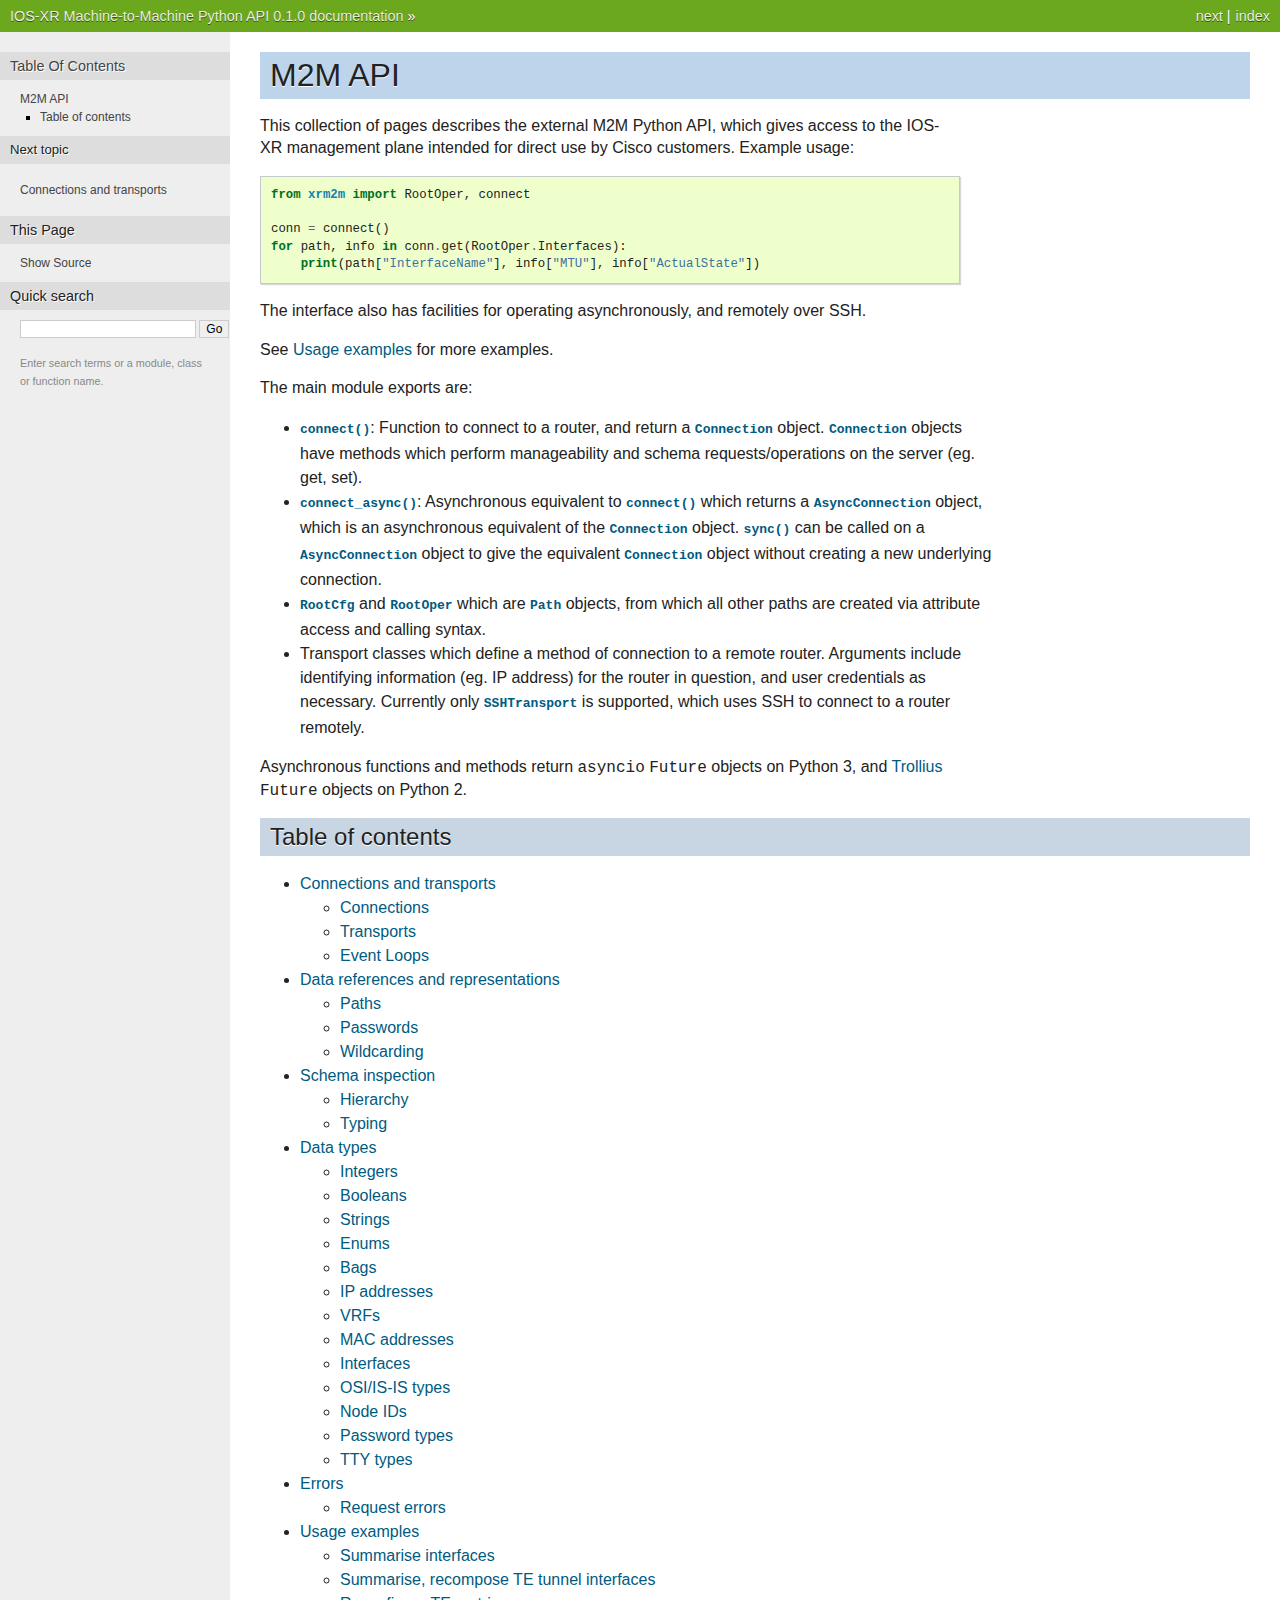
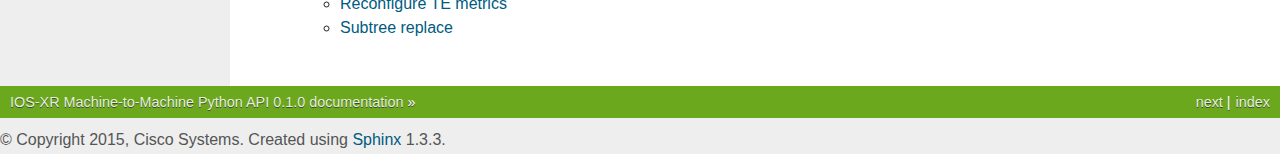
<file: doc/html/index.html>
<!DOCTYPE html PUBLIC "-//W3C//DTD XHTML 1.0 Transitional//EN"
  "http://www.w3.org/TR/xhtml1/DTD/xhtml1-transitional.dtd">


<html xmlns="http://www.w3.org/1999/xhtml">
  <head>
    <meta http-equiv="Content-Type" content="text/html; charset=utf-8" />
    
    <title>M2M API &mdash; IOS-XR Machine-to-Machine Python API 0.1.0 documentation</title>
    
    <link rel="stylesheet" href="_static/m2m.css" type="text/css" />
    <link rel="stylesheet" href="_static/pygments.css" type="text/css" />
    
    <script type="text/javascript">
      var DOCUMENTATION_OPTIONS = {
        URL_ROOT:    './',
        VERSION:     '0.1.0',
        COLLAPSE_INDEX: false,
        FILE_SUFFIX: '.html',
        HAS_SOURCE:  true
      };
    </script>
    <script type="text/javascript" src="_static/jquery.js"></script>
    <script type="text/javascript" src="_static/underscore.js"></script>
    <script type="text/javascript" src="_static/doctools.js"></script>
    <link rel="top" title="IOS-XR Machine-to-Machine Python API 0.1.0 documentation" href="#" />
    <link rel="next" title="Connections and transports" href="conn.html" /> 
  </head>
  <body role="document">
    <div class="related" role="navigation" aria-label="related navigation">
      <h3>Navigation</h3>
      <ul>
        <li class="right" style="margin-right: 10px">
          <a href="genindex.html" title="General Index"
             accesskey="I">index</a></li>
        <li class="right" >
          <a href="conn.html" title="Connections and transports"
             accesskey="N">next</a> |</li>
        <li class="nav-item nav-item-0"><a href="#">IOS-XR Machine-to-Machine Python API 0.1.0 documentation</a> &raquo;</li> 
      </ul>
    </div>  

    <div class="document">
      <div class="documentwrapper">
        <div class="bodywrapper">
          <div class="body" role="main">
            
  <div class="section" id="m2m-api">
<h1>M2M API<a class="headerlink" href="#m2m-api" title="Permalink to this headline">¶</a></h1>
<p>This collection of pages describes the external M2M Python API, which gives
access to the IOS-XR management plane intended for direct use by Cisco
customers. Example usage:</p>
<div class="highlight-python"><div class="highlight"><pre><span class="kn">from</span> <span class="nn">xrm2m</span> <span class="kn">import</span> <span class="n">RootOper</span><span class="p">,</span> <span class="n">connect</span>

<span class="n">conn</span> <span class="o">=</span> <span class="n">connect</span><span class="p">()</span>
<span class="k">for</span> <span class="n">path</span><span class="p">,</span> <span class="n">info</span> <span class="ow">in</span> <span class="n">conn</span><span class="o">.</span><span class="n">get</span><span class="p">(</span><span class="n">RootOper</span><span class="o">.</span><span class="n">Interfaces</span><span class="p">):</span>
    <span class="k">print</span><span class="p">(</span><span class="n">path</span><span class="p">[</span><span class="s">&quot;InterfaceName&quot;</span><span class="p">],</span> <span class="n">info</span><span class="p">[</span><span class="s">&quot;MTU&quot;</span><span class="p">],</span> <span class="n">info</span><span class="p">[</span><span class="s">&quot;ActualState&quot;</span><span class="p">])</span>
</pre></div>
</div>
<p>The interface also has facilities for operating asynchronously, and remotely
over SSH.</p>
<p>See <a class="reference internal" href="examples.html"><em>Usage examples</em></a> for more examples.</p>
<p>The main module exports are:</p>
<ul class="simple">
<li><a class="reference internal" href="conn.html#xrm2m.connect" title="xrm2m.connect"><code class="xref py py-func docutils literal"><span class="pre">connect()</span></code></a>: Function to connect to a router, and return a
<a class="reference internal" href="conn.html#xrm2m.Connection" title="xrm2m.Connection"><code class="xref py py-class docutils literal"><span class="pre">Connection</span></code></a> object. <a class="reference internal" href="conn.html#xrm2m.Connection" title="xrm2m.Connection"><code class="xref py py-class docutils literal"><span class="pre">Connection</span></code></a> objects have methods which
perform manageability and schema requests/operations on the server (eg.  get,
set).</li>
<li><a class="reference internal" href="conn.html#xrm2m.connect_async" title="xrm2m.connect_async"><code class="xref py py-func docutils literal"><span class="pre">connect_async()</span></code></a>: Asynchronous equivalent to <a class="reference internal" href="conn.html#xrm2m.connect" title="xrm2m.connect"><code class="xref py py-func docutils literal"><span class="pre">connect()</span></code></a> which
returns a <a class="reference internal" href="conn.html#xrm2m.AsyncConnection" title="xrm2m.AsyncConnection"><code class="xref py py-class docutils literal"><span class="pre">AsyncConnection</span></code></a> object, which is an asynchronous
equivalent of the <a class="reference internal" href="conn.html#xrm2m.Connection" title="xrm2m.Connection"><code class="xref py py-class docutils literal"><span class="pre">Connection</span></code></a> object. <a class="reference internal" href="conn.html#xrm2m.sync" title="xrm2m.sync"><code class="xref py py-func docutils literal"><span class="pre">sync()</span></code></a> can be called
on a <a class="reference internal" href="conn.html#xrm2m.AsyncConnection" title="xrm2m.AsyncConnection"><code class="xref py py-class docutils literal"><span class="pre">AsyncConnection</span></code></a> object to give the equivalent
<a class="reference internal" href="conn.html#xrm2m.Connection" title="xrm2m.Connection"><code class="xref py py-class docutils literal"><span class="pre">Connection</span></code></a> object without creating a new underlying connection.</li>
<li><a class="reference internal" href="dataobj.html#xrm2m.RootCfg" title="xrm2m.RootCfg"><code class="xref py py-data docutils literal"><span class="pre">RootCfg</span></code></a> and <a class="reference internal" href="dataobj.html#xrm2m.RootOper" title="xrm2m.RootOper"><code class="xref py py-data docutils literal"><span class="pre">RootOper</span></code></a> which are <a class="reference internal" href="dataobj.html#xrm2m.Path" title="xrm2m.Path"><code class="xref py py-class docutils literal"><span class="pre">Path</span></code></a> objects,
from which all other paths are created via attribute access and calling
syntax.</li>
<li>Transport classes which define a method of connection to a remote router.
Arguments include identifying information (eg. IP address) for the router in
question, and user credentials as necessary. Currently only
<a class="reference internal" href="conn.html#xrm2m.SSHTransport" title="xrm2m.SSHTransport"><code class="xref py py-class docutils literal"><span class="pre">SSHTransport</span></code></a> is supported, which uses SSH to connect to a router
remotely.</li>
</ul>
<p>Asynchronous functions and methods return <cite>asyncio</cite> <cite>Future</cite> objects on Python
3, and <a class="reference external" href="https://pypi.python.org/pypi/trollius">Trollius</a> <cite>Future</cite> objects on Python 2.</p>
<div class="section" id="table-of-contents">
<span id="contents"></span><h2>Table of contents<a class="headerlink" href="#table-of-contents" title="Permalink to this headline">¶</a></h2>
<div class="toctree-wrapper compound">
<ul>
<li class="toctree-l1"><a class="reference internal" href="conn.html">Connections and transports</a><ul>
<li class="toctree-l2"><a class="reference internal" href="conn.html#connections">Connections</a></li>
<li class="toctree-l2"><a class="reference internal" href="conn.html#transports">Transports</a></li>
<li class="toctree-l2"><a class="reference internal" href="conn.html#event-loops">Event Loops</a></li>
</ul>
</li>
<li class="toctree-l1"><a class="reference internal" href="dataobj.html">Data references and representations</a><ul>
<li class="toctree-l2"><a class="reference internal" href="dataobj.html#paths">Paths</a></li>
<li class="toctree-l2"><a class="reference internal" href="dataobj.html#passwords">Passwords</a></li>
<li class="toctree-l2"><a class="reference internal" href="dataobj.html#wildcarding">Wildcarding</a></li>
</ul>
</li>
<li class="toctree-l1"><a class="reference internal" href="schema.html">Schema inspection</a><ul>
<li class="toctree-l2"><a class="reference internal" href="schema.html#hierarchy">Hierarchy</a></li>
<li class="toctree-l2"><a class="reference internal" href="schema.html#typing">Typing</a></li>
</ul>
</li>
<li class="toctree-l1"><a class="reference internal" href="types.html">Data types</a><ul>
<li class="toctree-l2"><a class="reference internal" href="types.html#integers">Integers</a></li>
<li class="toctree-l2"><a class="reference internal" href="types.html#booleans">Booleans</a></li>
<li class="toctree-l2"><a class="reference internal" href="types.html#strings">Strings</a></li>
<li class="toctree-l2"><a class="reference internal" href="types.html#enums">Enums</a></li>
<li class="toctree-l2"><a class="reference internal" href="types.html#bags">Bags</a></li>
<li class="toctree-l2"><a class="reference internal" href="types.html#ip-addresses">IP addresses</a></li>
<li class="toctree-l2"><a class="reference internal" href="types.html#vrfs">VRFs</a></li>
<li class="toctree-l2"><a class="reference internal" href="types.html#mac-addresses">MAC addresses</a></li>
<li class="toctree-l2"><a class="reference internal" href="types.html#interfaces">Interfaces</a></li>
<li class="toctree-l2"><a class="reference internal" href="types.html#osi-is-is-types">OSI/IS-IS types</a></li>
<li class="toctree-l2"><a class="reference internal" href="types.html#node-ids">Node IDs</a></li>
<li class="toctree-l2"><a class="reference internal" href="types.html#password-types">Password types</a></li>
<li class="toctree-l2"><a class="reference internal" href="types.html#tty-types">TTY types</a></li>
</ul>
</li>
<li class="toctree-l1"><a class="reference internal" href="errors.html">Errors</a><ul>
<li class="toctree-l2"><a class="reference internal" href="errors.html#request-errors">Request errors</a></li>
</ul>
</li>
<li class="toctree-l1"><a class="reference internal" href="examples.html">Usage examples</a><ul>
<li class="toctree-l2"><a class="reference internal" href="examples.html#summarise-interfaces">Summarise interfaces</a></li>
<li class="toctree-l2"><a class="reference internal" href="examples.html#summarise-recompose-te-tunnel-interfaces">Summarise, recompose TE tunnel interfaces</a></li>
<li class="toctree-l2"><a class="reference internal" href="examples.html#reconfigure-te-metrics">Reconfigure TE metrics</a></li>
<li class="toctree-l2"><a class="reference internal" href="examples.html#subtree-replace">Subtree replace</a></li>
</ul>
</li>
</ul>
</div>
</div>
</div>


          </div>
        </div>
      </div>
      <div class="sphinxsidebar" role="navigation" aria-label="main navigation">
        <div class="sphinxsidebarwrapper">
  <h3><a href="#">Table Of Contents</a></h3>
  <ul>
<li><a class="reference internal" href="#">M2M API</a><ul>
<li><a class="reference internal" href="#table-of-contents">Table of contents</a></li>
</ul>
</li>
</ul>

  <h4>Next topic</h4>
  <p class="topless"><a href="conn.html"
                        title="next chapter">Connections and transports</a></p>
  <div role="note" aria-label="source link">
    <h3>This Page</h3>
    <ul class="this-page-menu">
      <li><a href="_sources/index.txt"
            rel="nofollow">Show Source</a></li>
    </ul>
   </div>
<div id="searchbox" style="display: none" role="search">
  <h3>Quick search</h3>
    <form class="search" action="search.html" method="get">
      <input type="text" name="q" />
      <input type="submit" value="Go" />
      <input type="hidden" name="check_keywords" value="yes" />
      <input type="hidden" name="area" value="default" />
    </form>
    <p class="searchtip" style="font-size: 90%">
    Enter search terms or a module, class or function name.
    </p>
</div>
<script type="text/javascript">$('#searchbox').show(0);</script>
        </div>
      </div>
      <div class="clearer"></div>
    </div>
    <div class="related" role="navigation" aria-label="related navigation">
      <h3>Navigation</h3>
      <ul>
        <li class="right" style="margin-right: 10px">
          <a href="genindex.html" title="General Index"
             >index</a></li>
        <li class="right" >
          <a href="conn.html" title="Connections and transports"
             >next</a> |</li>
        <li class="nav-item nav-item-0"><a href="#">IOS-XR Machine-to-Machine Python API 0.1.0 documentation</a> &raquo;</li> 
      </ul>
    </div>
    <div class="footer" role="contentinfo">
        &copy; Copyright 2015, Cisco Systems.
      Created using <a href="http://sphinx-doc.org/">Sphinx</a> 1.3.3.
    </div>
  </body>
</html>
</file>
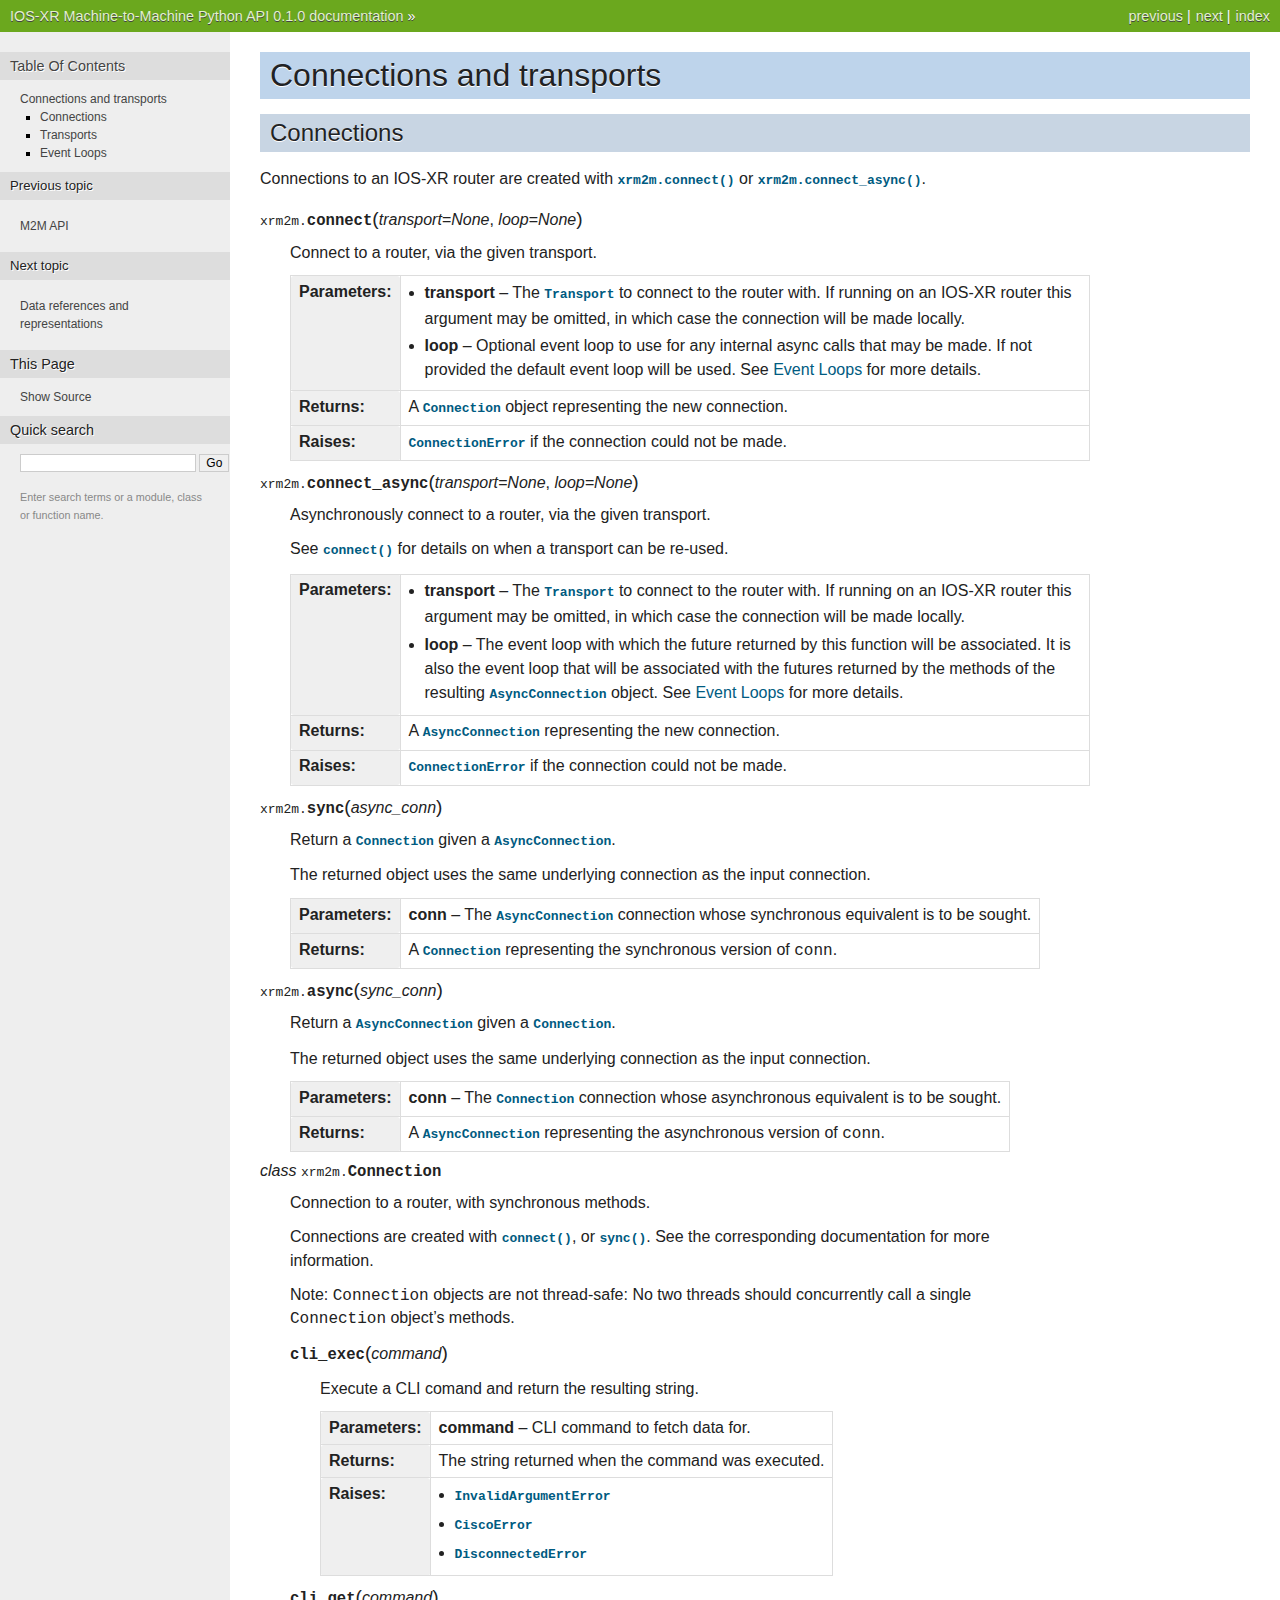
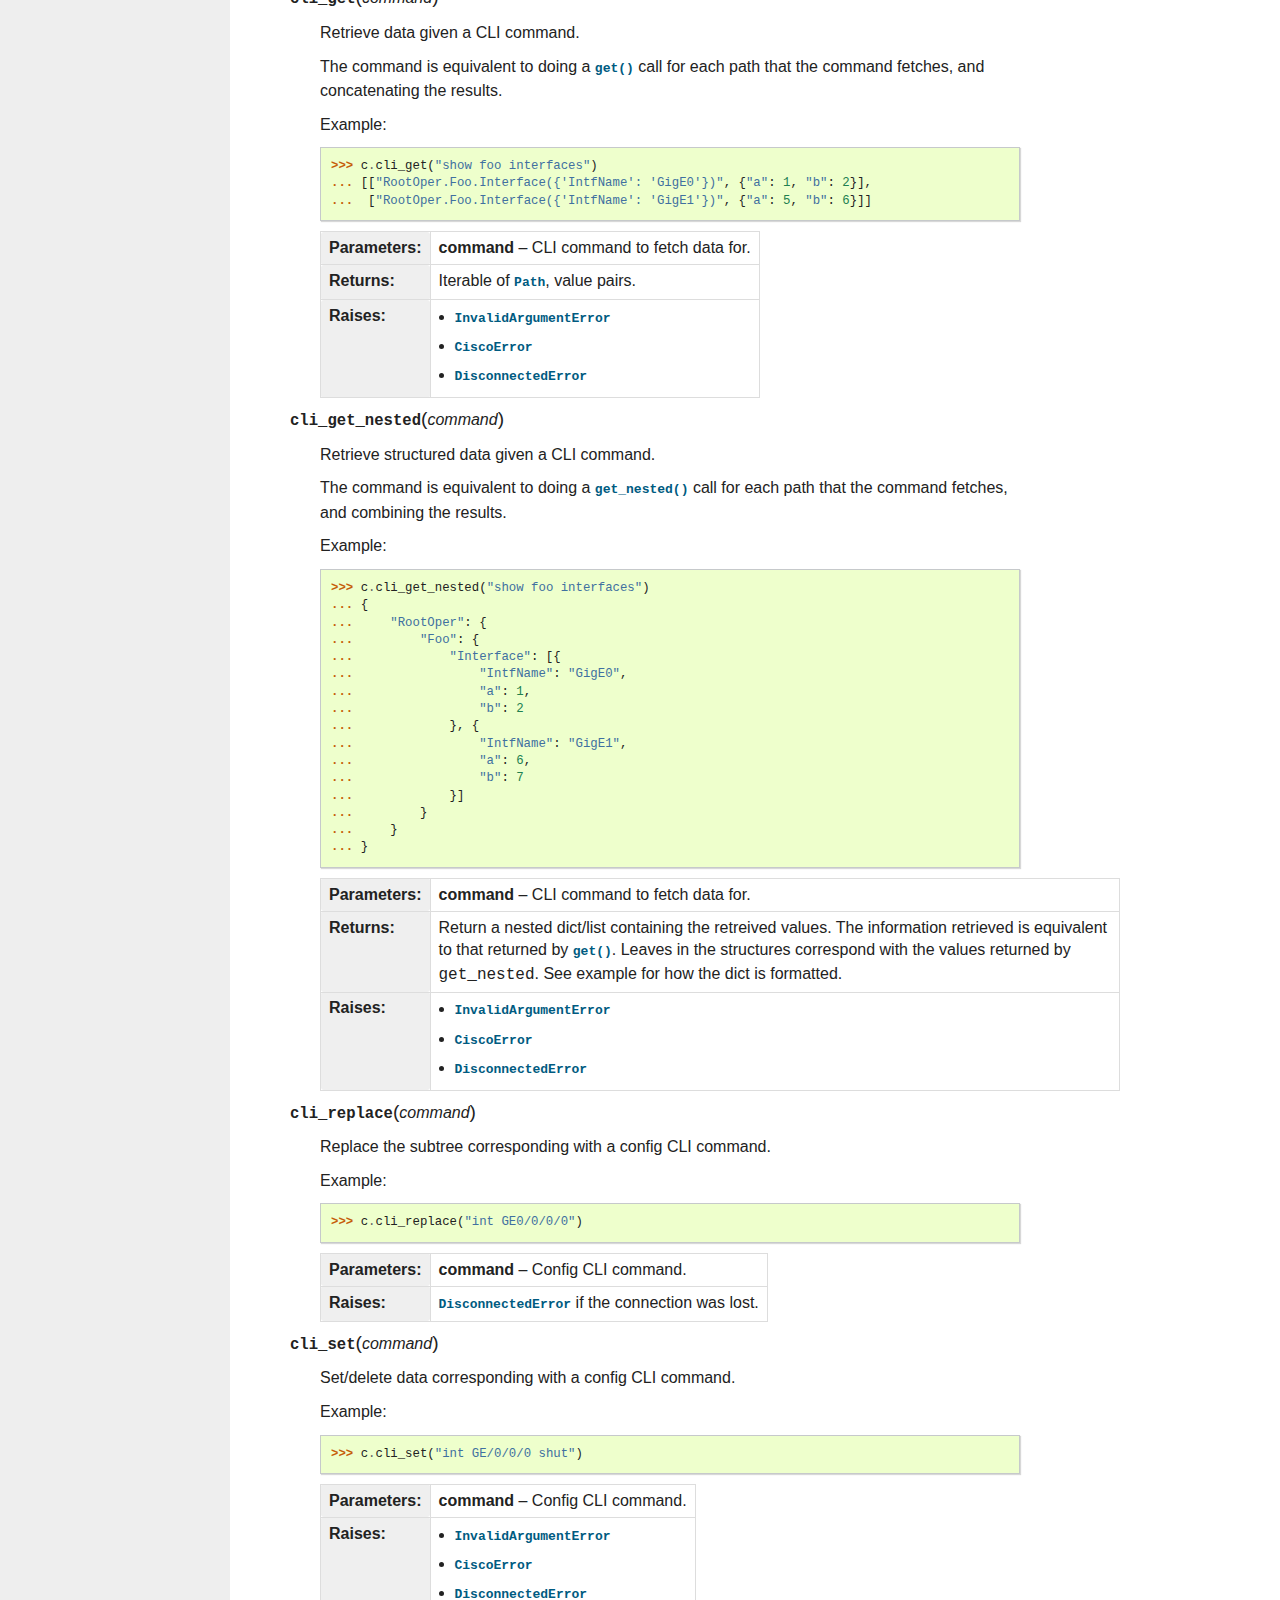
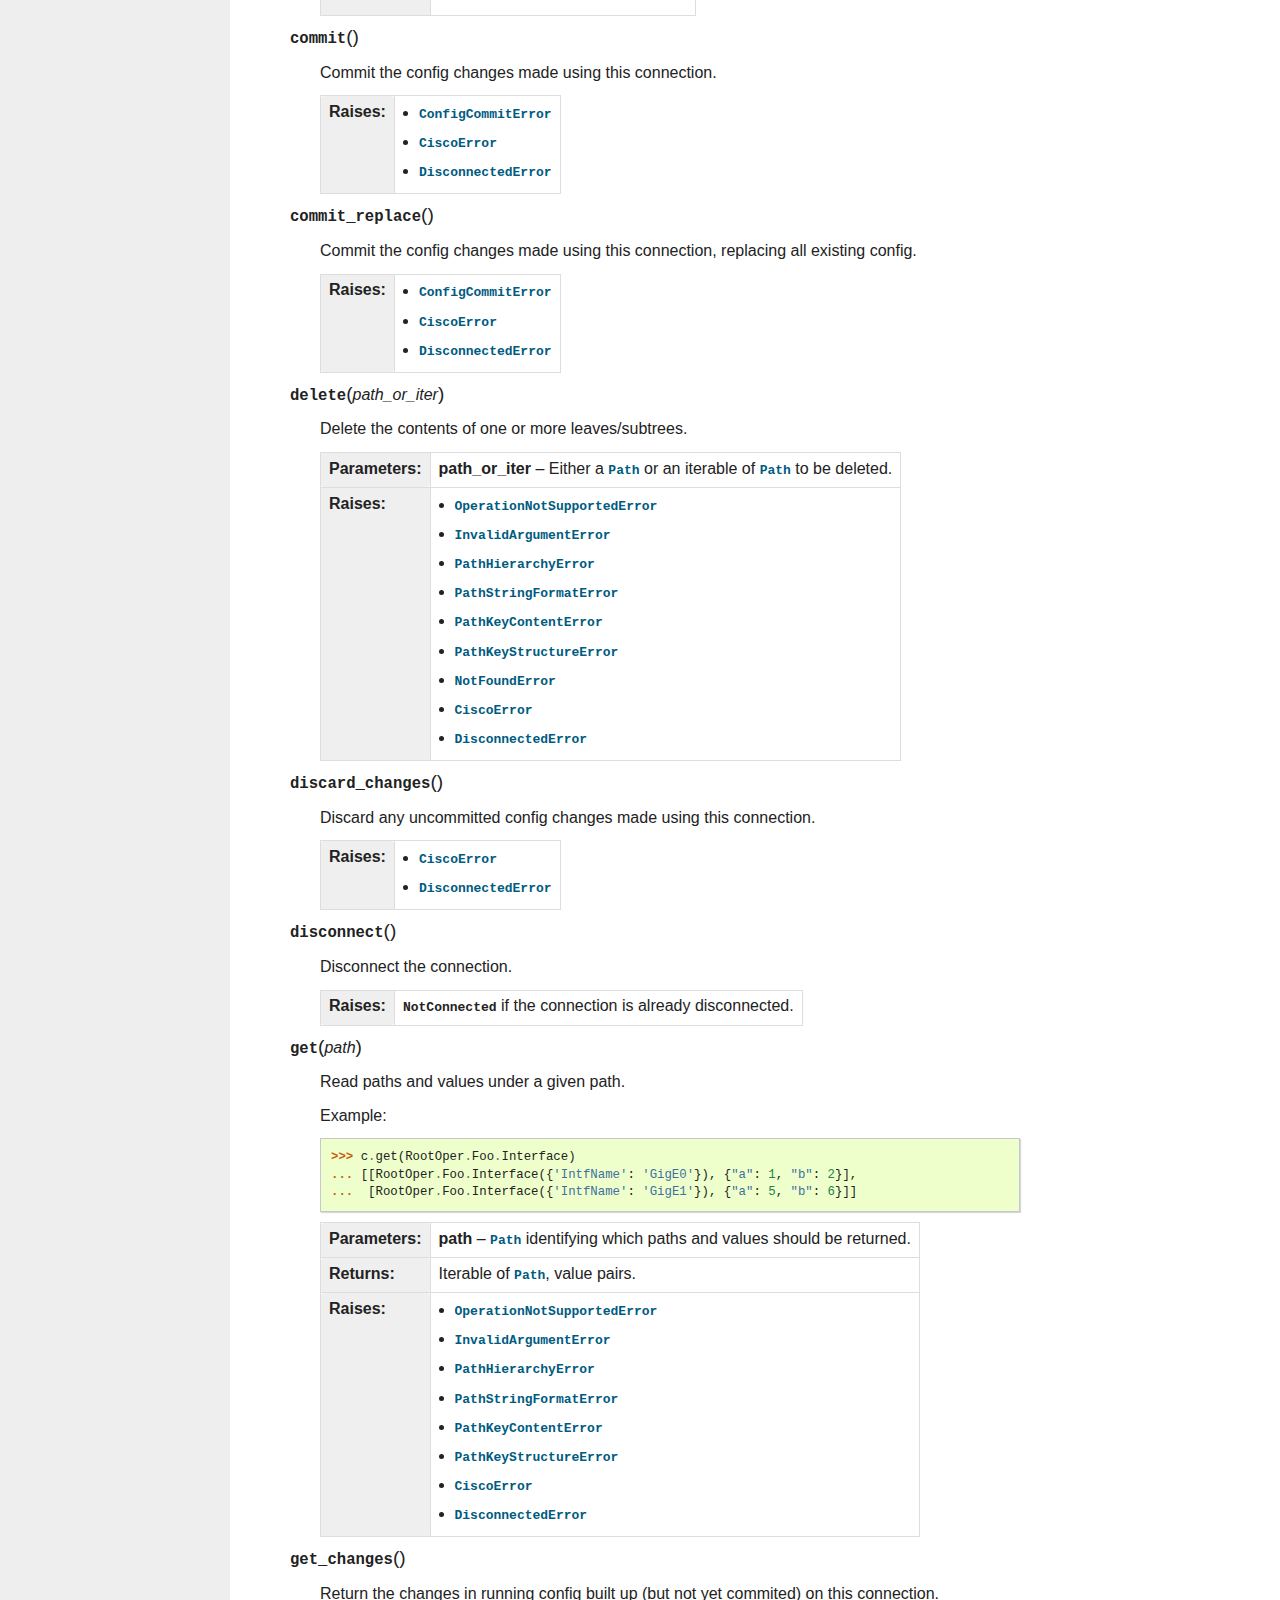
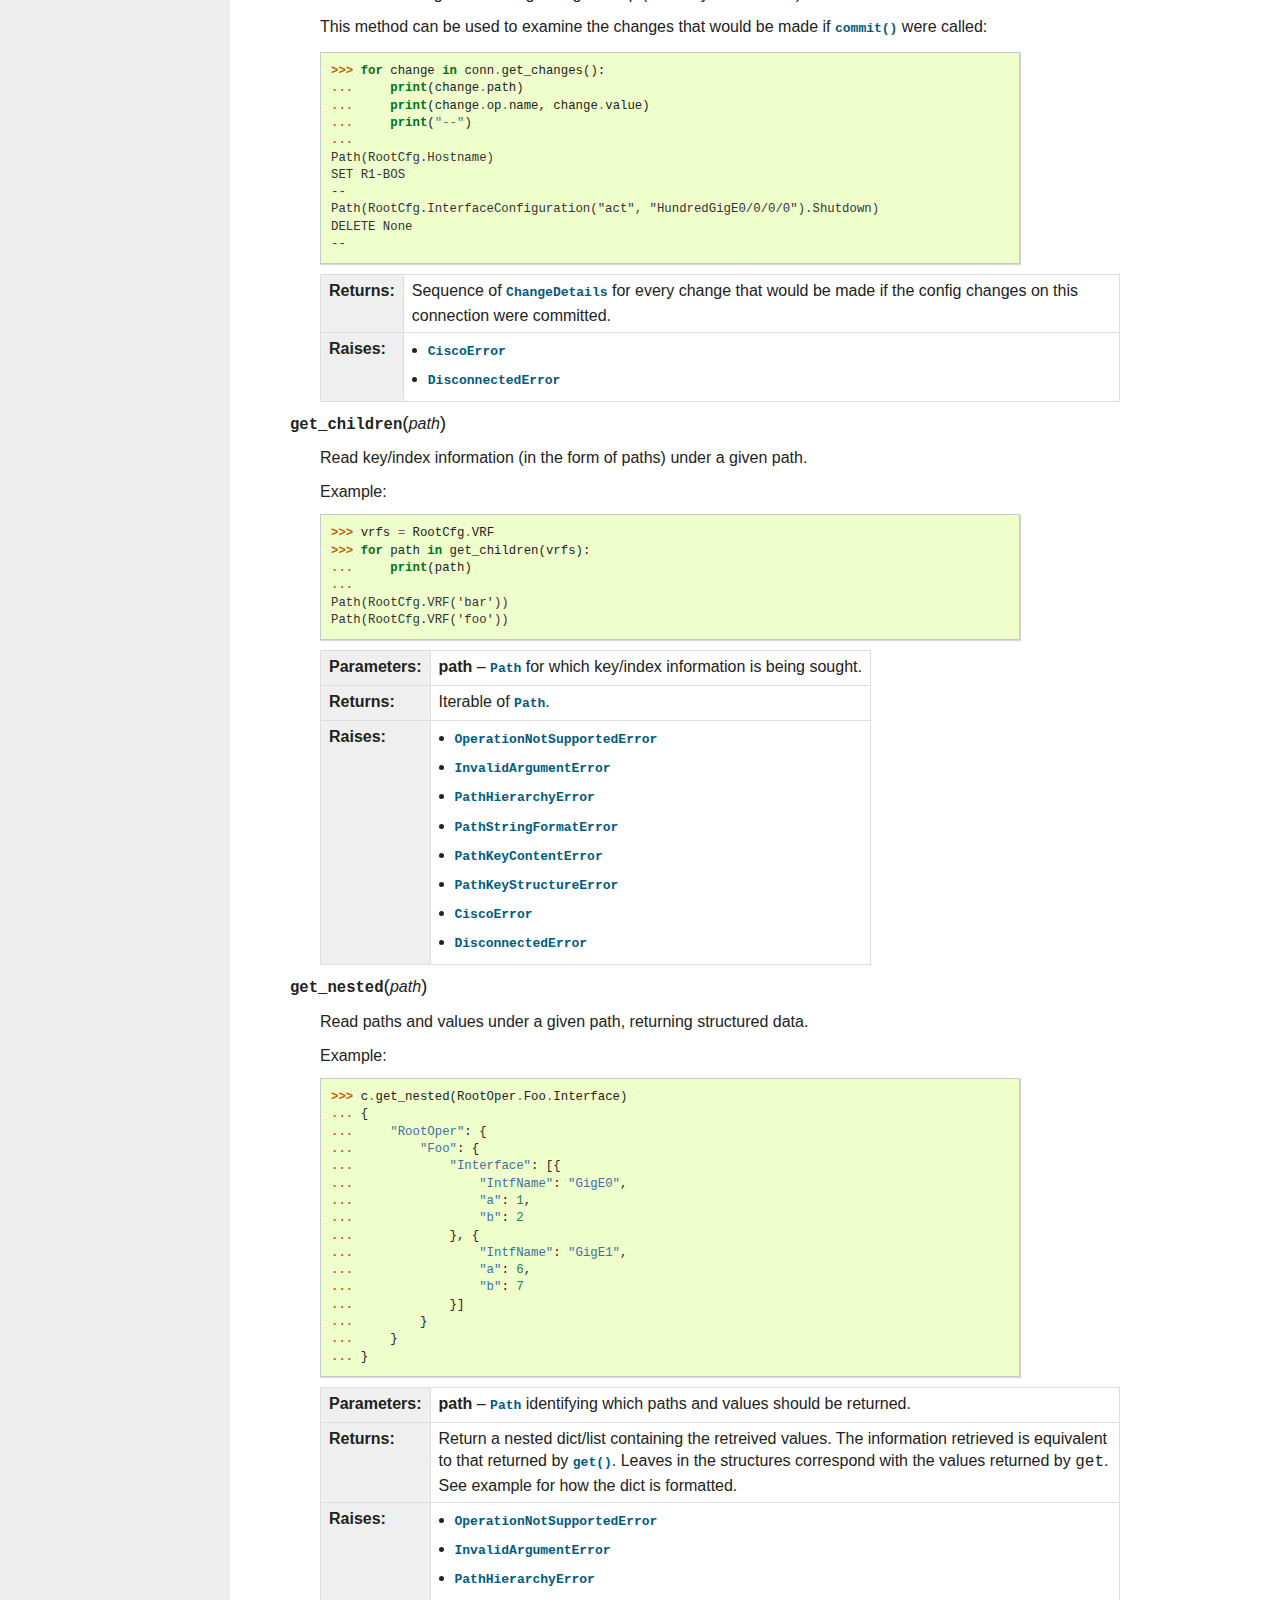
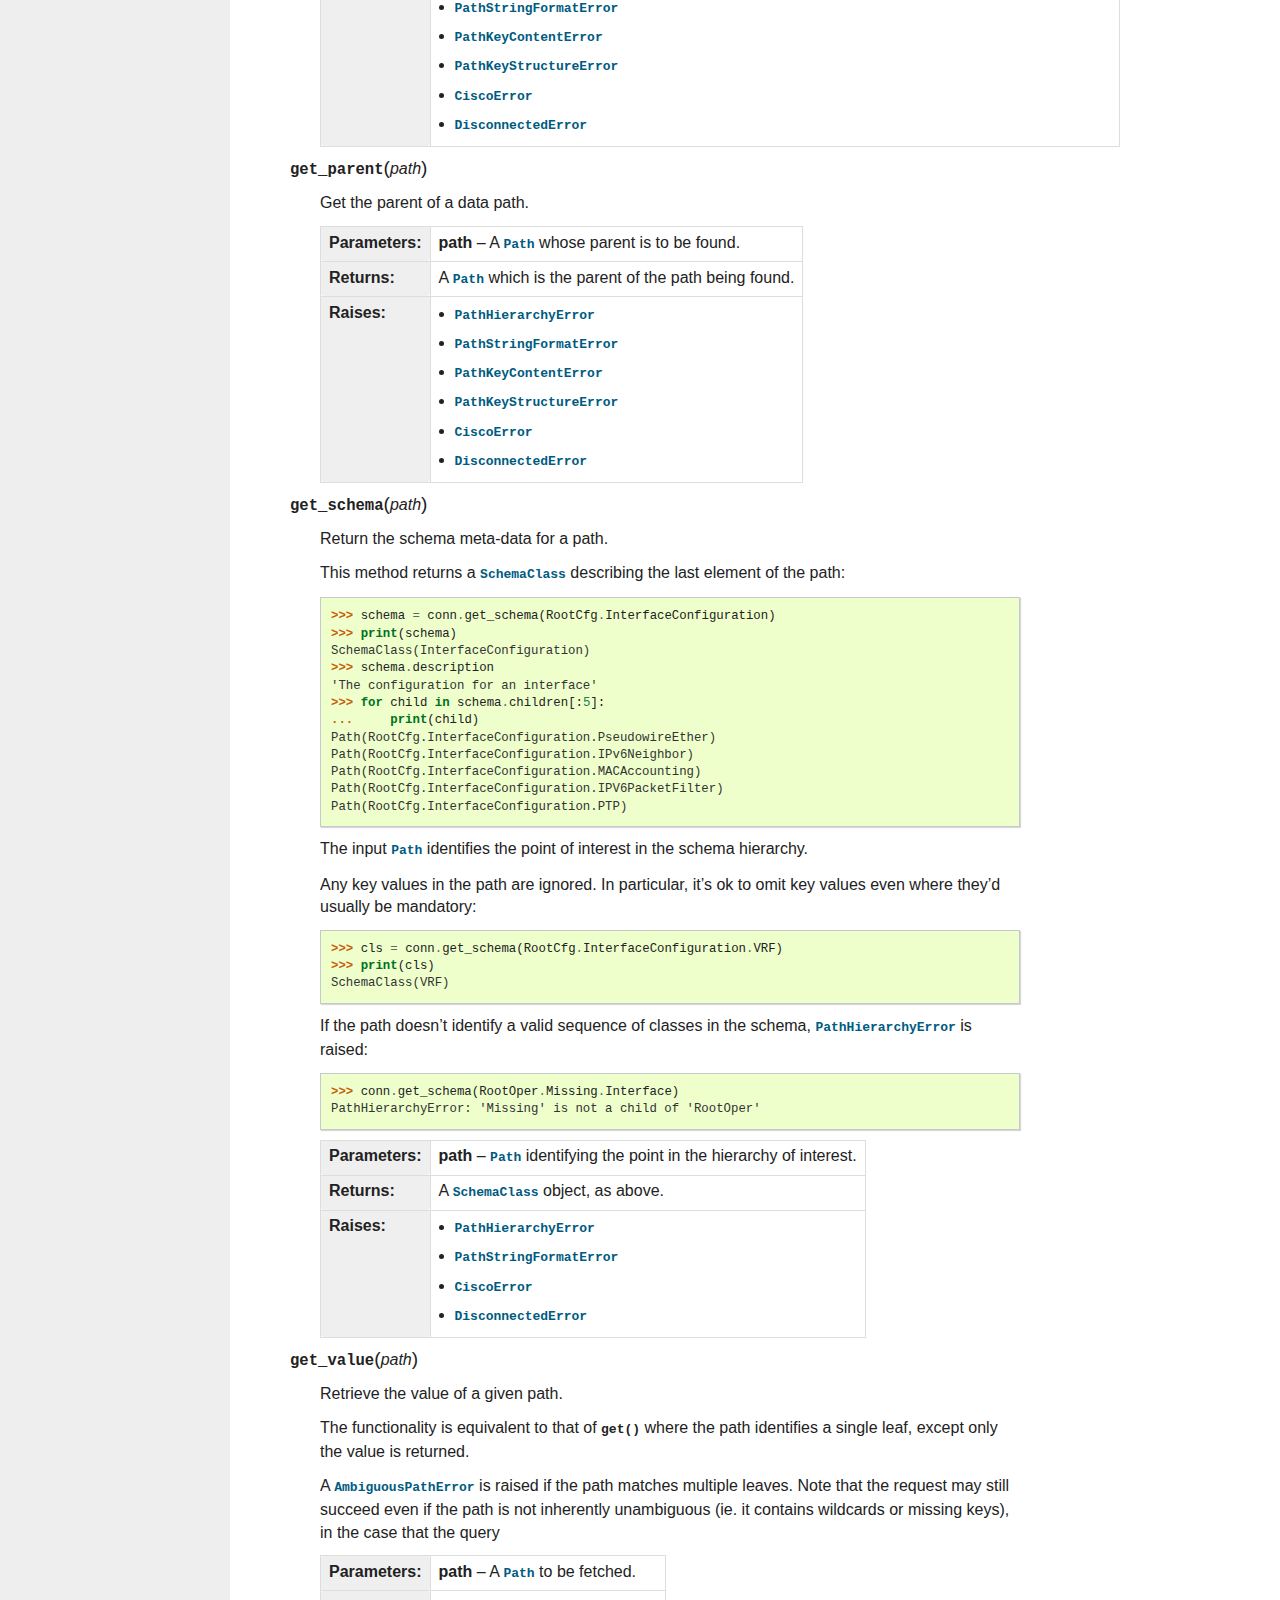
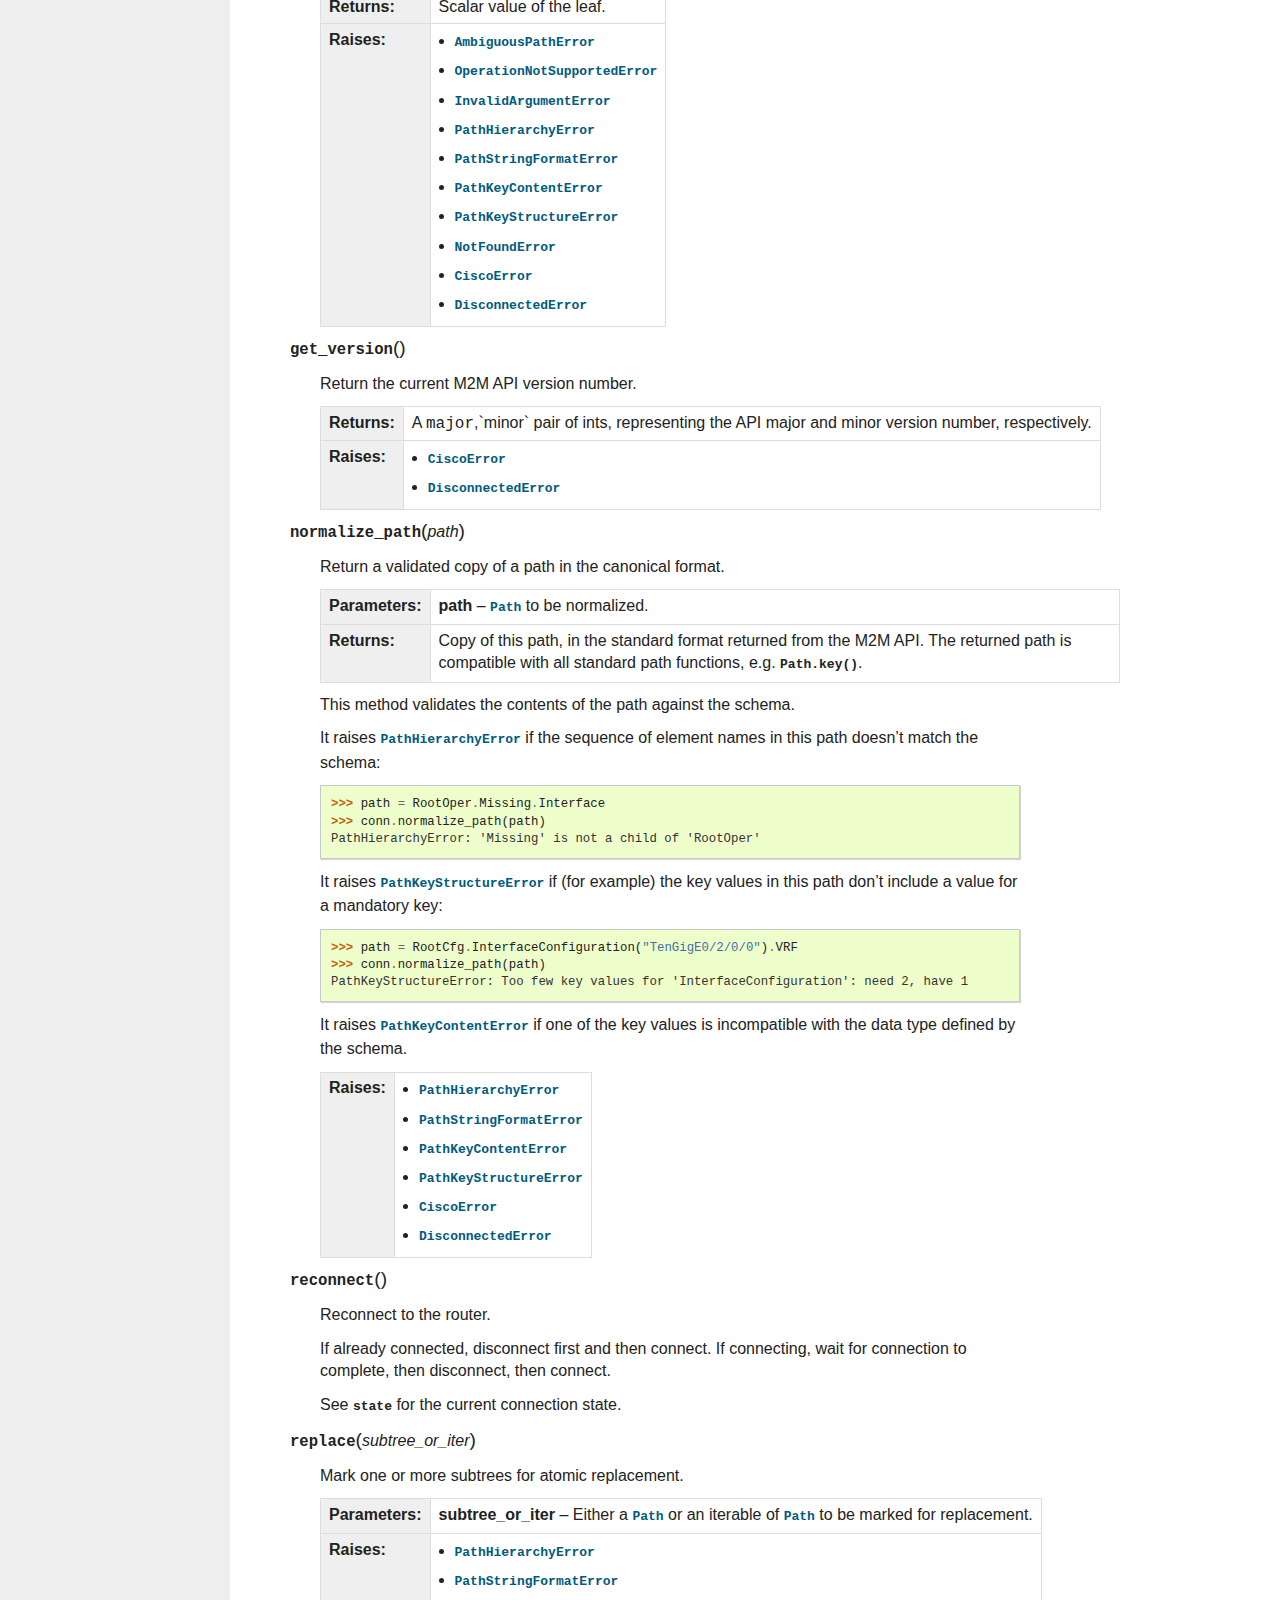
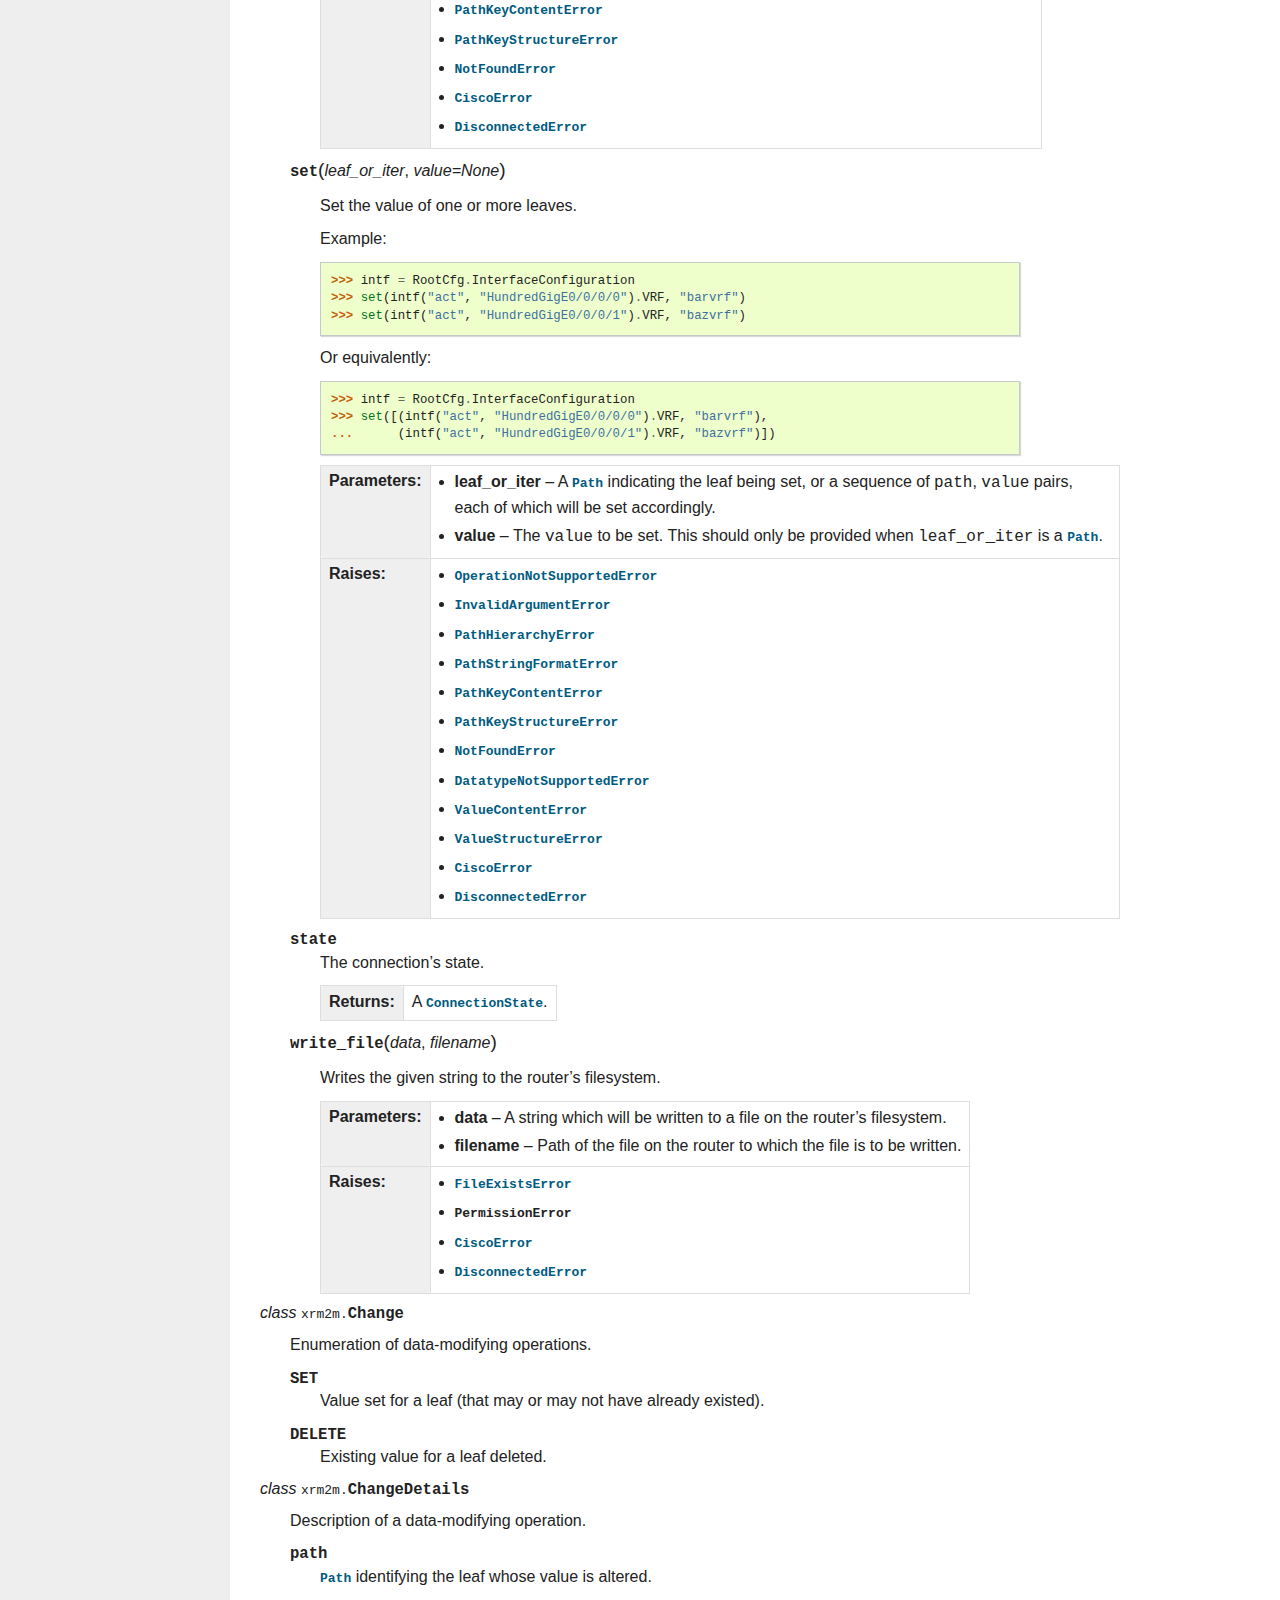
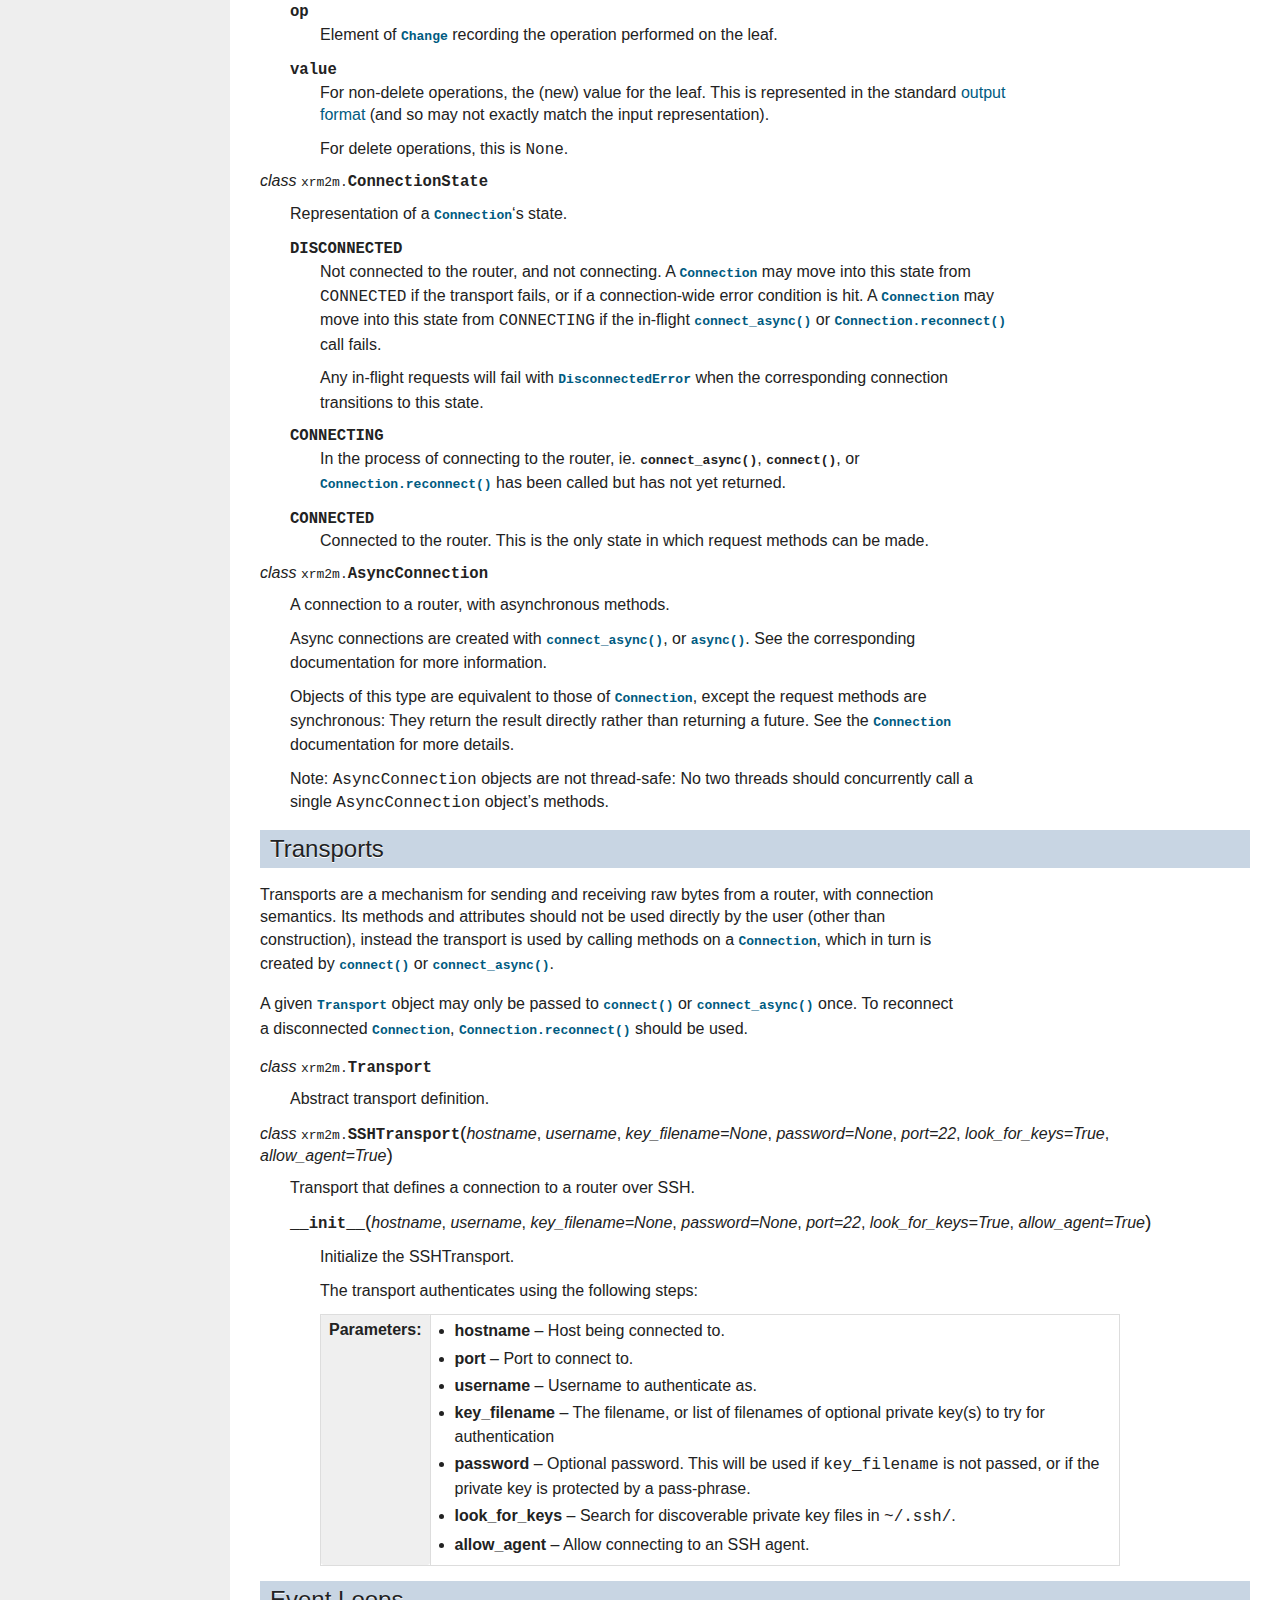
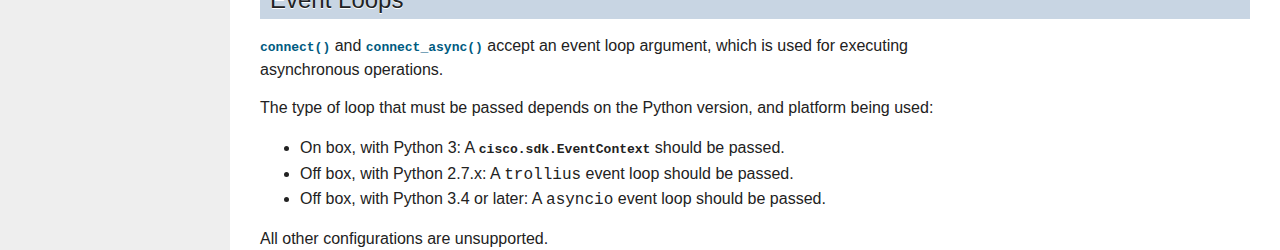
<file: doc/html/conn.html>
<!DOCTYPE html PUBLIC "-//W3C//DTD XHTML 1.0 Transitional//EN"
  "http://www.w3.org/TR/xhtml1/DTD/xhtml1-transitional.dtd">


<html xmlns="http://www.w3.org/1999/xhtml">
  <head>
    <meta http-equiv="Content-Type" content="text/html; charset=utf-8" />
    
    <title>Connections and transports &mdash; IOS-XR Machine-to-Machine Python API 0.1.0 documentation</title>
    
    <link rel="stylesheet" href="_static/m2m.css" type="text/css" />
    <link rel="stylesheet" href="_static/pygments.css" type="text/css" />
    
    <script type="text/javascript">
      var DOCUMENTATION_OPTIONS = {
        URL_ROOT:    './',
        VERSION:     '0.1.0',
        COLLAPSE_INDEX: false,
        FILE_SUFFIX: '.html',
        HAS_SOURCE:  true
      };
    </script>
    <script type="text/javascript" src="_static/jquery.js"></script>
    <script type="text/javascript" src="_static/underscore.js"></script>
    <script type="text/javascript" src="_static/doctools.js"></script>
    <link rel="top" title="IOS-XR Machine-to-Machine Python API 0.1.0 documentation" href="index.html" />
    <link rel="next" title="Data references and representations" href="dataobj.html" />
    <link rel="prev" title="M2M API" href="index.html" /> 
  </head>
  <body role="document">
    <div class="related" role="navigation" aria-label="related navigation">
      <h3>Navigation</h3>
      <ul>
        <li class="right" style="margin-right: 10px">
          <a href="genindex.html" title="General Index"
             accesskey="I">index</a></li>
        <li class="right" >
          <a href="dataobj.html" title="Data references and representations"
             accesskey="N">next</a> |</li>
        <li class="right" >
          <a href="index.html" title="M2M API"
             accesskey="P">previous</a> |</li>
        <li class="nav-item nav-item-0"><a href="index.html">IOS-XR Machine-to-Machine Python API 0.1.0 documentation</a> &raquo;</li> 
      </ul>
    </div>  

    <div class="document">
      <div class="documentwrapper">
        <div class="bodywrapper">
          <div class="body" role="main">
            
  <div class="section" id="connections-and-transports">
<h1>Connections and transports<a class="headerlink" href="#connections-and-transports" title="Permalink to this headline">¶</a></h1>
<div class="section" id="connections">
<h2>Connections<a class="headerlink" href="#connections" title="Permalink to this headline">¶</a></h2>
<p>Connections to an IOS-XR router are created with <a class="reference internal" href="#xrm2m.connect" title="xrm2m.connect"><code class="xref py py-func docutils literal"><span class="pre">xrm2m.connect()</span></code></a> or
<a class="reference internal" href="#xrm2m.connect_async" title="xrm2m.connect_async"><code class="xref py py-func docutils literal"><span class="pre">xrm2m.connect_async()</span></code></a>.</p>
<dl class="function">
<dt id="xrm2m.connect">
<code class="descclassname">xrm2m.</code><code class="descname">connect</code><span class="sig-paren">(</span><em>transport=None</em>, <em>loop=None</em><span class="sig-paren">)</span><a class="headerlink" href="#xrm2m.connect" title="Permalink to this definition">¶</a></dt>
<dd><p>Connect to a router, via the given transport.</p>
<table class="docutils field-list" frame="void" rules="none">
<col class="field-name" />
<col class="field-body" />
<tbody valign="top">
<tr class="field-odd field"><th class="field-name">Parameters:</th><td class="field-body"><ul class="first simple">
<li><strong>transport</strong> &#8211; The <a class="reference internal" href="#xrm2m.Transport" title="xrm2m.Transport"><code class="xref py py-class docutils literal"><span class="pre">Transport</span></code></a> to connect to the router with. If running on an
IOS-XR router this argument may be omitted, in which case the
connection will be made locally.</li>
<li><strong>loop</strong> &#8211; Optional event loop to use for any internal async calls that may be
made. If not provided the default event loop will be used. See <a class="reference external" href="conn.html#event-loops">Event
Loops</a> for more details.</li>
</ul>
</td>
</tr>
<tr class="field-even field"><th class="field-name">Returns:</th><td class="field-body"><p class="first">A <a class="reference internal" href="#xrm2m.Connection" title="xrm2m.Connection"><code class="xref py py-class docutils literal"><span class="pre">Connection</span></code></a> object representing the new connection.</p>
</td>
</tr>
<tr class="field-odd field"><th class="field-name">Raises:</th><td class="field-body"><p class="first last"><a class="reference internal" href="errors.html#xrm2m.ConnectionError" title="xrm2m.ConnectionError"><code class="xref py py-class docutils literal"><span class="pre">ConnectionError</span></code></a> if the connection could not be made.</p>
</td>
</tr>
</tbody>
</table>
</dd></dl>

<dl class="function">
<dt id="xrm2m.connect_async">
<code class="descclassname">xrm2m.</code><code class="descname">connect_async</code><span class="sig-paren">(</span><em>transport=None</em>, <em>loop=None</em><span class="sig-paren">)</span><a class="headerlink" href="#xrm2m.connect_async" title="Permalink to this definition">¶</a></dt>
<dd><p>Asynchronously connect to a router, via the given transport.</p>
<p>See <a class="reference internal" href="#xrm2m.connect" title="xrm2m.connect"><code class="xref py py-func docutils literal"><span class="pre">connect()</span></code></a> for details on when a transport can be re-used.</p>
<table class="docutils field-list" frame="void" rules="none">
<col class="field-name" />
<col class="field-body" />
<tbody valign="top">
<tr class="field-odd field"><th class="field-name">Parameters:</th><td class="field-body"><ul class="first simple">
<li><strong>transport</strong> &#8211; The <a class="reference internal" href="#xrm2m.Transport" title="xrm2m.Transport"><code class="xref py py-class docutils literal"><span class="pre">Transport</span></code></a> to connect to the router with. If running on an
IOS-XR router this argument may be omitted, in which case the
connection will be made locally.</li>
<li><strong>loop</strong> &#8211; The event loop with which the future returned by this function will be
associated. It is also the event loop that will be associated with
the futures returned by the methods of the resulting
<a class="reference internal" href="#xrm2m.AsyncConnection" title="xrm2m.AsyncConnection"><code class="xref py py-class docutils literal"><span class="pre">AsyncConnection</span></code></a> object. See <a class="reference external" href="conn.html#event-loops">Event Loops</a> for more details.</li>
</ul>
</td>
</tr>
<tr class="field-even field"><th class="field-name">Returns:</th><td class="field-body"><p class="first">A <a class="reference internal" href="#xrm2m.AsyncConnection" title="xrm2m.AsyncConnection"><code class="xref py py-class docutils literal"><span class="pre">AsyncConnection</span></code></a> representing the new connection.</p>
</td>
</tr>
<tr class="field-odd field"><th class="field-name">Raises:</th><td class="field-body"><p class="first last"><a class="reference internal" href="errors.html#xrm2m.ConnectionError" title="xrm2m.ConnectionError"><code class="xref py py-class docutils literal"><span class="pre">ConnectionError</span></code></a> if the connection could not be made.</p>
</td>
</tr>
</tbody>
</table>
</dd></dl>

<dl class="function">
<dt id="xrm2m.sync">
<code class="descclassname">xrm2m.</code><code class="descname">sync</code><span class="sig-paren">(</span><em>async_conn</em><span class="sig-paren">)</span><a class="headerlink" href="#xrm2m.sync" title="Permalink to this definition">¶</a></dt>
<dd><p>Return a <a class="reference internal" href="#xrm2m.Connection" title="xrm2m.Connection"><code class="xref py py-class docutils literal"><span class="pre">Connection</span></code></a> given a <a class="reference internal" href="#xrm2m.AsyncConnection" title="xrm2m.AsyncConnection"><code class="xref py py-class docutils literal"><span class="pre">AsyncConnection</span></code></a>.</p>
<p>The returned object uses the same underlying connection as the input
connection.</p>
<table class="docutils field-list" frame="void" rules="none">
<col class="field-name" />
<col class="field-body" />
<tbody valign="top">
<tr class="field-odd field"><th class="field-name">Parameters:</th><td class="field-body"><strong>conn</strong> &#8211; The <a class="reference internal" href="#xrm2m.AsyncConnection" title="xrm2m.AsyncConnection"><code class="xref py py-class docutils literal"><span class="pre">AsyncConnection</span></code></a> connection whose synchronous equivalent
is to be sought.</td>
</tr>
<tr class="field-even field"><th class="field-name">Returns:</th><td class="field-body">A <a class="reference internal" href="#xrm2m.Connection" title="xrm2m.Connection"><code class="xref py py-class docutils literal"><span class="pre">Connection</span></code></a> representing the synchronous version of <cite>conn</cite>.</td>
</tr>
</tbody>
</table>
</dd></dl>

<dl class="function">
<dt id="xrm2m.async">
<code class="descclassname">xrm2m.</code><code class="descname">async</code><span class="sig-paren">(</span><em>sync_conn</em><span class="sig-paren">)</span><a class="headerlink" href="#xrm2m.async" title="Permalink to this definition">¶</a></dt>
<dd><p>Return a <a class="reference internal" href="#xrm2m.AsyncConnection" title="xrm2m.AsyncConnection"><code class="xref py py-class docutils literal"><span class="pre">AsyncConnection</span></code></a> given a <a class="reference internal" href="#xrm2m.Connection" title="xrm2m.Connection"><code class="xref py py-class docutils literal"><span class="pre">Connection</span></code></a>.</p>
<p>The returned object uses the same underlying connection as the input
connection.</p>
<table class="docutils field-list" frame="void" rules="none">
<col class="field-name" />
<col class="field-body" />
<tbody valign="top">
<tr class="field-odd field"><th class="field-name">Parameters:</th><td class="field-body"><strong>conn</strong> &#8211; The <a class="reference internal" href="#xrm2m.Connection" title="xrm2m.Connection"><code class="xref py py-class docutils literal"><span class="pre">Connection</span></code></a> connection whose asynchronous equivalent
is to be sought.</td>
</tr>
<tr class="field-even field"><th class="field-name">Returns:</th><td class="field-body">A <a class="reference internal" href="#xrm2m.AsyncConnection" title="xrm2m.AsyncConnection"><code class="xref py py-class docutils literal"><span class="pre">AsyncConnection</span></code></a> representing the asynchronous version of
<cite>conn</cite>.</td>
</tr>
</tbody>
</table>
</dd></dl>

<dl class="class">
<dt id="xrm2m.Connection">
<em class="property">class </em><code class="descclassname">xrm2m.</code><code class="descname">Connection</code><a class="headerlink" href="#xrm2m.Connection" title="Permalink to this definition">¶</a></dt>
<dd><p>Connection to a router, with synchronous methods.</p>
<p>Connections are created with <a class="reference internal" href="#xrm2m.connect" title="xrm2m.connect"><code class="xref py py-func docutils literal"><span class="pre">connect()</span></code></a>, or <a class="reference internal" href="#xrm2m.sync" title="xrm2m.sync"><code class="xref py py-func docutils literal"><span class="pre">sync()</span></code></a>. See the
corresponding documentation for more information.</p>
<p>Note: <cite>Connection</cite> objects are not thread-safe: No two threads should
concurrently call a single <cite>Connection</cite> object&#8217;s methods.</p>
<dl class="method">
<dt id="xrm2m.Connection.cli_exec">
<code class="descname">cli_exec</code><span class="sig-paren">(</span><em>command</em><span class="sig-paren">)</span><a class="headerlink" href="#xrm2m.Connection.cli_exec" title="Permalink to this definition">¶</a></dt>
<dd><p>Execute a CLI comand and return the resulting string.</p>
<table class="docutils field-list" frame="void" rules="none">
<col class="field-name" />
<col class="field-body" />
<tbody valign="top">
<tr class="field-odd field"><th class="field-name">Parameters:</th><td class="field-body"><p class="first"><strong>command</strong> &#8211; CLI command to fetch data for.</p>
</td>
</tr>
<tr class="field-even field"><th class="field-name">Returns:</th><td class="field-body"><p class="first">The string returned when the command was executed.</p>
</td>
</tr>
<tr class="field-odd field"><th class="field-name">Raises:</th><td class="field-body"><ul class="first last simple">
<li><a class="reference internal" href="errors.html#xrm2m.InvalidArgumentError" title="xrm2m.InvalidArgumentError"><code class="xref py py-exc docutils literal"><span class="pre">InvalidArgumentError</span></code></a></li>
<li><a class="reference internal" href="errors.html#xrm2m.CiscoError" title="xrm2m.CiscoError"><code class="xref py py-exc docutils literal"><span class="pre">CiscoError</span></code></a></li>
<li><a class="reference internal" href="errors.html#xrm2m.DisconnectedError" title="xrm2m.DisconnectedError"><code class="xref py py-exc docutils literal"><span class="pre">DisconnectedError</span></code></a></li>
</ul>
</td>
</tr>
</tbody>
</table>
</dd></dl>

<dl class="method">
<dt id="xrm2m.Connection.cli_get">
<code class="descname">cli_get</code><span class="sig-paren">(</span><em>command</em><span class="sig-paren">)</span><a class="headerlink" href="#xrm2m.Connection.cli_get" title="Permalink to this definition">¶</a></dt>
<dd><p>Retrieve data given a CLI command.</p>
<p>The command is equivalent to doing a <a class="reference internal" href="#xrm2m.Connection.get" title="xrm2m.Connection.get"><code class="xref py py-meth docutils literal"><span class="pre">get()</span></code></a> call for each path
that the command fetches, and concatenating the results.</p>
<p>Example:</p>
<div class="highlight-python"><div class="highlight"><pre><span class="gp">&gt;&gt;&gt; </span><span class="n">c</span><span class="o">.</span><span class="n">cli_get</span><span class="p">(</span><span class="s">&quot;show foo interfaces&quot;</span><span class="p">)</span>
<span class="gp">... </span><span class="p">[[</span><span class="s">&quot;RootOper.Foo.Interface({&#39;IntfName&#39;: &#39;GigE0&#39;})&quot;</span><span class="p">,</span> <span class="p">{</span><span class="s">&quot;a&quot;</span><span class="p">:</span> <span class="mi">1</span><span class="p">,</span> <span class="s">&quot;b&quot;</span><span class="p">:</span> <span class="mi">2</span><span class="p">}],</span>
<span class="gp">... </span> <span class="p">[</span><span class="s">&quot;RootOper.Foo.Interface({&#39;IntfName&#39;: &#39;GigE1&#39;})&quot;</span><span class="p">,</span> <span class="p">{</span><span class="s">&quot;a&quot;</span><span class="p">:</span> <span class="mi">5</span><span class="p">,</span> <span class="s">&quot;b&quot;</span><span class="p">:</span> <span class="mi">6</span><span class="p">}]]</span>
</pre></div>
</div>
<table class="docutils field-list" frame="void" rules="none">
<col class="field-name" />
<col class="field-body" />
<tbody valign="top">
<tr class="field-odd field"><th class="field-name">Parameters:</th><td class="field-body"><p class="first"><strong>command</strong> &#8211; CLI command to fetch data for.</p>
</td>
</tr>
<tr class="field-even field"><th class="field-name">Returns:</th><td class="field-body"><p class="first">Iterable of <a class="reference internal" href="dataobj.html#xrm2m.Path" title="xrm2m.Path"><code class="xref py py-class docutils literal"><span class="pre">Path</span></code></a>, value pairs.</p>
</td>
</tr>
<tr class="field-odd field"><th class="field-name">Raises:</th><td class="field-body"><ul class="first last simple">
<li><a class="reference internal" href="errors.html#xrm2m.InvalidArgumentError" title="xrm2m.InvalidArgumentError"><code class="xref py py-exc docutils literal"><span class="pre">InvalidArgumentError</span></code></a></li>
<li><a class="reference internal" href="errors.html#xrm2m.CiscoError" title="xrm2m.CiscoError"><code class="xref py py-exc docutils literal"><span class="pre">CiscoError</span></code></a></li>
<li><a class="reference internal" href="errors.html#xrm2m.DisconnectedError" title="xrm2m.DisconnectedError"><code class="xref py py-exc docutils literal"><span class="pre">DisconnectedError</span></code></a></li>
</ul>
</td>
</tr>
</tbody>
</table>
</dd></dl>

<dl class="method">
<dt id="xrm2m.Connection.cli_get_nested">
<code class="descname">cli_get_nested</code><span class="sig-paren">(</span><em>command</em><span class="sig-paren">)</span><a class="headerlink" href="#xrm2m.Connection.cli_get_nested" title="Permalink to this definition">¶</a></dt>
<dd><p>Retrieve structured data given a CLI command.</p>
<p>The command is equivalent to doing a <a class="reference internal" href="#xrm2m.Connection.get_nested" title="xrm2m.Connection.get_nested"><code class="xref py py-meth docutils literal"><span class="pre">get_nested()</span></code></a> call for
each path that the command fetches, and combining the results.</p>
<p>Example:</p>
<div class="highlight-python"><div class="highlight"><pre><span class="gp">&gt;&gt;&gt; </span><span class="n">c</span><span class="o">.</span><span class="n">cli_get_nested</span><span class="p">(</span><span class="s">&quot;show foo interfaces&quot;</span><span class="p">)</span>
<span class="gp">... </span><span class="p">{</span>
<span class="gp">... </span>    <span class="s">&quot;RootOper&quot;</span><span class="p">:</span> <span class="p">{</span>
<span class="gp">... </span>        <span class="s">&quot;Foo&quot;</span><span class="p">:</span> <span class="p">{</span>
<span class="gp">... </span>            <span class="s">&quot;Interface&quot;</span><span class="p">:</span> <span class="p">[{</span>
<span class="gp">... </span>                <span class="s">&quot;IntfName&quot;</span><span class="p">:</span> <span class="s">&quot;GigE0&quot;</span><span class="p">,</span>
<span class="gp">... </span>                <span class="s">&quot;a&quot;</span><span class="p">:</span> <span class="mi">1</span><span class="p">,</span>
<span class="gp">... </span>                <span class="s">&quot;b&quot;</span><span class="p">:</span> <span class="mi">2</span>
<span class="gp">... </span>            <span class="p">},</span> <span class="p">{</span>
<span class="gp">... </span>                <span class="s">&quot;IntfName&quot;</span><span class="p">:</span> <span class="s">&quot;GigE1&quot;</span><span class="p">,</span>
<span class="gp">... </span>                <span class="s">&quot;a&quot;</span><span class="p">:</span> <span class="mi">6</span><span class="p">,</span>
<span class="gp">... </span>                <span class="s">&quot;b&quot;</span><span class="p">:</span> <span class="mi">7</span>
<span class="gp">... </span>            <span class="p">}]</span>
<span class="gp">... </span>        <span class="p">}</span>
<span class="gp">... </span>    <span class="p">}</span>
<span class="gp">... </span><span class="p">}</span>
</pre></div>
</div>
<table class="docutils field-list" frame="void" rules="none">
<col class="field-name" />
<col class="field-body" />
<tbody valign="top">
<tr class="field-odd field"><th class="field-name">Parameters:</th><td class="field-body"><p class="first"><strong>command</strong> &#8211; CLI command to fetch data for.</p>
</td>
</tr>
<tr class="field-even field"><th class="field-name">Returns:</th><td class="field-body"><p class="first">Return a nested dict/list containing the retreived values. The
information retrieved is equivalent to that returned by
<a class="reference internal" href="#xrm2m.Connection.get" title="xrm2m.Connection.get"><code class="xref py py-meth docutils literal"><span class="pre">get()</span></code></a>. Leaves in the structures correspond with the values
returned by <cite>get_nested</cite>. See example for how the dict is
formatted.</p>
</td>
</tr>
<tr class="field-odd field"><th class="field-name">Raises:</th><td class="field-body"><ul class="first last simple">
<li><a class="reference internal" href="errors.html#xrm2m.InvalidArgumentError" title="xrm2m.InvalidArgumentError"><code class="xref py py-exc docutils literal"><span class="pre">InvalidArgumentError</span></code></a></li>
<li><a class="reference internal" href="errors.html#xrm2m.CiscoError" title="xrm2m.CiscoError"><code class="xref py py-exc docutils literal"><span class="pre">CiscoError</span></code></a></li>
<li><a class="reference internal" href="errors.html#xrm2m.DisconnectedError" title="xrm2m.DisconnectedError"><code class="xref py py-exc docutils literal"><span class="pre">DisconnectedError</span></code></a></li>
</ul>
</td>
</tr>
</tbody>
</table>
</dd></dl>

<dl class="method">
<dt id="xrm2m.Connection.cli_replace">
<code class="descname">cli_replace</code><span class="sig-paren">(</span><em>command</em><span class="sig-paren">)</span><a class="headerlink" href="#xrm2m.Connection.cli_replace" title="Permalink to this definition">¶</a></dt>
<dd><p>Replace the subtree corresponding with a config CLI command.</p>
<p>Example:</p>
<div class="highlight-python"><div class="highlight"><pre><span class="gp">&gt;&gt;&gt; </span><span class="n">c</span><span class="o">.</span><span class="n">cli_replace</span><span class="p">(</span><span class="s">&quot;int GE0/0/0/0&quot;</span><span class="p">)</span>
</pre></div>
</div>
<table class="docutils field-list" frame="void" rules="none">
<col class="field-name" />
<col class="field-body" />
<tbody valign="top">
<tr class="field-odd field"><th class="field-name">Parameters:</th><td class="field-body"><strong>command</strong> &#8211; Config CLI command.</td>
</tr>
<tr class="field-even field"><th class="field-name">Raises:</th><td class="field-body"><a class="reference internal" href="errors.html#xrm2m.DisconnectedError" title="xrm2m.DisconnectedError"><code class="xref py py-class docutils literal"><span class="pre">DisconnectedError</span></code></a> if the connection was lost.</td>
</tr>
</tbody>
</table>
</dd></dl>

<dl class="method">
<dt id="xrm2m.Connection.cli_set">
<code class="descname">cli_set</code><span class="sig-paren">(</span><em>command</em><span class="sig-paren">)</span><a class="headerlink" href="#xrm2m.Connection.cli_set" title="Permalink to this definition">¶</a></dt>
<dd><p>Set/delete data corresponding with a config CLI command.</p>
<p>Example:</p>
<div class="highlight-python"><div class="highlight"><pre><span class="gp">&gt;&gt;&gt; </span><span class="n">c</span><span class="o">.</span><span class="n">cli_set</span><span class="p">(</span><span class="s">&quot;int GE/0/0/0 shut&quot;</span><span class="p">)</span>
</pre></div>
</div>
<table class="docutils field-list" frame="void" rules="none">
<col class="field-name" />
<col class="field-body" />
<tbody valign="top">
<tr class="field-odd field"><th class="field-name">Parameters:</th><td class="field-body"><p class="first"><strong>command</strong> &#8211; Config CLI command.</p>
</td>
</tr>
<tr class="field-even field"><th class="field-name">Raises:</th><td class="field-body"><ul class="first last simple">
<li><a class="reference internal" href="errors.html#xrm2m.InvalidArgumentError" title="xrm2m.InvalidArgumentError"><code class="xref py py-exc docutils literal"><span class="pre">InvalidArgumentError</span></code></a></li>
<li><a class="reference internal" href="errors.html#xrm2m.CiscoError" title="xrm2m.CiscoError"><code class="xref py py-exc docutils literal"><span class="pre">CiscoError</span></code></a></li>
<li><a class="reference internal" href="errors.html#xrm2m.DisconnectedError" title="xrm2m.DisconnectedError"><code class="xref py py-exc docutils literal"><span class="pre">DisconnectedError</span></code></a></li>
</ul>
</td>
</tr>
</tbody>
</table>
</dd></dl>

<dl class="method">
<dt id="xrm2m.Connection.commit">
<code class="descname">commit</code><span class="sig-paren">(</span><span class="sig-paren">)</span><a class="headerlink" href="#xrm2m.Connection.commit" title="Permalink to this definition">¶</a></dt>
<dd><p>Commit the config changes made using this connection.</p>
<table class="docutils field-list" frame="void" rules="none">
<col class="field-name" />
<col class="field-body" />
<tbody valign="top">
<tr class="field-odd field"><th class="field-name">Raises:</th><td class="field-body"><ul class="first last simple">
<li><a class="reference internal" href="errors.html#xrm2m.ConfigCommitError" title="xrm2m.ConfigCommitError"><code class="xref py py-exc docutils literal"><span class="pre">ConfigCommitError</span></code></a></li>
<li><a class="reference internal" href="errors.html#xrm2m.CiscoError" title="xrm2m.CiscoError"><code class="xref py py-exc docutils literal"><span class="pre">CiscoError</span></code></a></li>
<li><a class="reference internal" href="errors.html#xrm2m.DisconnectedError" title="xrm2m.DisconnectedError"><code class="xref py py-exc docutils literal"><span class="pre">DisconnectedError</span></code></a></li>
</ul>
</td>
</tr>
</tbody>
</table>
</dd></dl>

<dl class="method">
<dt id="xrm2m.Connection.commit_replace">
<code class="descname">commit_replace</code><span class="sig-paren">(</span><span class="sig-paren">)</span><a class="headerlink" href="#xrm2m.Connection.commit_replace" title="Permalink to this definition">¶</a></dt>
<dd><p>Commit the config changes made using this connection, replacing all
existing config.</p>
<table class="docutils field-list" frame="void" rules="none">
<col class="field-name" />
<col class="field-body" />
<tbody valign="top">
<tr class="field-odd field"><th class="field-name">Raises:</th><td class="field-body"><ul class="first last simple">
<li><a class="reference internal" href="errors.html#xrm2m.ConfigCommitError" title="xrm2m.ConfigCommitError"><code class="xref py py-exc docutils literal"><span class="pre">ConfigCommitError</span></code></a></li>
<li><a class="reference internal" href="errors.html#xrm2m.CiscoError" title="xrm2m.CiscoError"><code class="xref py py-exc docutils literal"><span class="pre">CiscoError</span></code></a></li>
<li><a class="reference internal" href="errors.html#xrm2m.DisconnectedError" title="xrm2m.DisconnectedError"><code class="xref py py-exc docutils literal"><span class="pre">DisconnectedError</span></code></a></li>
</ul>
</td>
</tr>
</tbody>
</table>
</dd></dl>

<dl class="method">
<dt id="xrm2m.Connection.delete">
<code class="descname">delete</code><span class="sig-paren">(</span><em>path_or_iter</em><span class="sig-paren">)</span><a class="headerlink" href="#xrm2m.Connection.delete" title="Permalink to this definition">¶</a></dt>
<dd><p>Delete the contents of one or more leaves/subtrees.</p>
<table class="docutils field-list" frame="void" rules="none">
<col class="field-name" />
<col class="field-body" />
<tbody valign="top">
<tr class="field-odd field"><th class="field-name">Parameters:</th><td class="field-body"><p class="first"><strong>path_or_iter</strong> &#8211; Either a <a class="reference internal" href="dataobj.html#xrm2m.Path" title="xrm2m.Path"><code class="xref py py-class docutils literal"><span class="pre">Path</span></code></a> or an iterable of <a class="reference internal" href="dataobj.html#xrm2m.Path" title="xrm2m.Path"><code class="xref py py-class docutils literal"><span class="pre">Path</span></code></a> to be
deleted.</p>
</td>
</tr>
<tr class="field-even field"><th class="field-name">Raises:</th><td class="field-body"><ul class="first last simple">
<li><a class="reference internal" href="errors.html#xrm2m.OperationNotSupportedError" title="xrm2m.OperationNotSupportedError"><code class="xref py py-exc docutils literal"><span class="pre">OperationNotSupportedError</span></code></a></li>
<li><a class="reference internal" href="errors.html#xrm2m.InvalidArgumentError" title="xrm2m.InvalidArgumentError"><code class="xref py py-exc docutils literal"><span class="pre">InvalidArgumentError</span></code></a></li>
<li><a class="reference internal" href="errors.html#xrm2m.PathHierarchyError" title="xrm2m.PathHierarchyError"><code class="xref py py-exc docutils literal"><span class="pre">PathHierarchyError</span></code></a></li>
<li><a class="reference internal" href="errors.html#xrm2m.PathStringFormatError" title="xrm2m.PathStringFormatError"><code class="xref py py-exc docutils literal"><span class="pre">PathStringFormatError</span></code></a></li>
<li><a class="reference internal" href="errors.html#xrm2m.PathKeyContentError" title="xrm2m.PathKeyContentError"><code class="xref py py-exc docutils literal"><span class="pre">PathKeyContentError</span></code></a></li>
<li><a class="reference internal" href="errors.html#xrm2m.PathKeyStructureError" title="xrm2m.PathKeyStructureError"><code class="xref py py-exc docutils literal"><span class="pre">PathKeyStructureError</span></code></a></li>
<li><a class="reference internal" href="errors.html#xrm2m.NotFoundError" title="xrm2m.NotFoundError"><code class="xref py py-exc docutils literal"><span class="pre">NotFoundError</span></code></a></li>
<li><a class="reference internal" href="errors.html#xrm2m.CiscoError" title="xrm2m.CiscoError"><code class="xref py py-exc docutils literal"><span class="pre">CiscoError</span></code></a></li>
<li><a class="reference internal" href="errors.html#xrm2m.DisconnectedError" title="xrm2m.DisconnectedError"><code class="xref py py-exc docutils literal"><span class="pre">DisconnectedError</span></code></a></li>
</ul>
</td>
</tr>
</tbody>
</table>
</dd></dl>

<dl class="method">
<dt id="xrm2m.Connection.discard_changes">
<code class="descname">discard_changes</code><span class="sig-paren">(</span><span class="sig-paren">)</span><a class="headerlink" href="#xrm2m.Connection.discard_changes" title="Permalink to this definition">¶</a></dt>
<dd><p>Discard any uncommitted config changes made using this connection.</p>
<table class="docutils field-list" frame="void" rules="none">
<col class="field-name" />
<col class="field-body" />
<tbody valign="top">
<tr class="field-odd field"><th class="field-name">Raises:</th><td class="field-body"><ul class="first last simple">
<li><a class="reference internal" href="errors.html#xrm2m.CiscoError" title="xrm2m.CiscoError"><code class="xref py py-exc docutils literal"><span class="pre">CiscoError</span></code></a></li>
<li><a class="reference internal" href="errors.html#xrm2m.DisconnectedError" title="xrm2m.DisconnectedError"><code class="xref py py-exc docutils literal"><span class="pre">DisconnectedError</span></code></a></li>
</ul>
</td>
</tr>
</tbody>
</table>
</dd></dl>

<dl class="method">
<dt id="xrm2m.Connection.disconnect">
<code class="descname">disconnect</code><span class="sig-paren">(</span><span class="sig-paren">)</span><a class="headerlink" href="#xrm2m.Connection.disconnect" title="Permalink to this definition">¶</a></dt>
<dd><p>Disconnect the connection.</p>
<table class="docutils field-list" frame="void" rules="none">
<col class="field-name" />
<col class="field-body" />
<tbody valign="top">
<tr class="field-odd field"><th class="field-name">Raises:</th><td class="field-body"><code class="xref py py-exc docutils literal"><span class="pre">NotConnected</span></code> if the connection is already disconnected.</td>
</tr>
</tbody>
</table>
</dd></dl>

<dl class="method">
<dt id="xrm2m.Connection.get">
<code class="descname">get</code><span class="sig-paren">(</span><em>path</em><span class="sig-paren">)</span><a class="headerlink" href="#xrm2m.Connection.get" title="Permalink to this definition">¶</a></dt>
<dd><p>Read paths and values under a given path.</p>
<p>Example:</p>
<div class="highlight-python"><div class="highlight"><pre><span class="gp">&gt;&gt;&gt; </span><span class="n">c</span><span class="o">.</span><span class="n">get</span><span class="p">(</span><span class="n">RootOper</span><span class="o">.</span><span class="n">Foo</span><span class="o">.</span><span class="n">Interface</span><span class="p">)</span>
<span class="gp">... </span><span class="p">[[</span><span class="n">RootOper</span><span class="o">.</span><span class="n">Foo</span><span class="o">.</span><span class="n">Interface</span><span class="p">({</span><span class="s">&#39;IntfName&#39;</span><span class="p">:</span> <span class="s">&#39;GigE0&#39;</span><span class="p">}),</span> <span class="p">{</span><span class="s">&quot;a&quot;</span><span class="p">:</span> <span class="mi">1</span><span class="p">,</span> <span class="s">&quot;b&quot;</span><span class="p">:</span> <span class="mi">2</span><span class="p">}],</span>
<span class="gp">... </span> <span class="p">[</span><span class="n">RootOper</span><span class="o">.</span><span class="n">Foo</span><span class="o">.</span><span class="n">Interface</span><span class="p">({</span><span class="s">&#39;IntfName&#39;</span><span class="p">:</span> <span class="s">&#39;GigE1&#39;</span><span class="p">}),</span> <span class="p">{</span><span class="s">&quot;a&quot;</span><span class="p">:</span> <span class="mi">5</span><span class="p">,</span> <span class="s">&quot;b&quot;</span><span class="p">:</span> <span class="mi">6</span><span class="p">}]]</span>
</pre></div>
</div>
<table class="docutils field-list" frame="void" rules="none">
<col class="field-name" />
<col class="field-body" />
<tbody valign="top">
<tr class="field-odd field"><th class="field-name">Parameters:</th><td class="field-body"><p class="first"><strong>path</strong> &#8211; <a class="reference internal" href="dataobj.html#xrm2m.Path" title="xrm2m.Path"><code class="xref py py-class docutils literal"><span class="pre">Path</span></code></a> identifying which paths and values should be
returned.</p>
</td>
</tr>
<tr class="field-even field"><th class="field-name">Returns:</th><td class="field-body"><p class="first">Iterable of <a class="reference internal" href="dataobj.html#xrm2m.Path" title="xrm2m.Path"><code class="xref py py-class docutils literal"><span class="pre">Path</span></code></a>, value pairs.</p>
</td>
</tr>
<tr class="field-odd field"><th class="field-name">Raises:</th><td class="field-body"><ul class="first last simple">
<li><a class="reference internal" href="errors.html#xrm2m.OperationNotSupportedError" title="xrm2m.OperationNotSupportedError"><code class="xref py py-exc docutils literal"><span class="pre">OperationNotSupportedError</span></code></a></li>
<li><a class="reference internal" href="errors.html#xrm2m.InvalidArgumentError" title="xrm2m.InvalidArgumentError"><code class="xref py py-exc docutils literal"><span class="pre">InvalidArgumentError</span></code></a></li>
<li><a class="reference internal" href="errors.html#xrm2m.PathHierarchyError" title="xrm2m.PathHierarchyError"><code class="xref py py-exc docutils literal"><span class="pre">PathHierarchyError</span></code></a></li>
<li><a class="reference internal" href="errors.html#xrm2m.PathStringFormatError" title="xrm2m.PathStringFormatError"><code class="xref py py-exc docutils literal"><span class="pre">PathStringFormatError</span></code></a></li>
<li><a class="reference internal" href="errors.html#xrm2m.PathKeyContentError" title="xrm2m.PathKeyContentError"><code class="xref py py-exc docutils literal"><span class="pre">PathKeyContentError</span></code></a></li>
<li><a class="reference internal" href="errors.html#xrm2m.PathKeyStructureError" title="xrm2m.PathKeyStructureError"><code class="xref py py-exc docutils literal"><span class="pre">PathKeyStructureError</span></code></a></li>
<li><a class="reference internal" href="errors.html#xrm2m.CiscoError" title="xrm2m.CiscoError"><code class="xref py py-exc docutils literal"><span class="pre">CiscoError</span></code></a></li>
<li><a class="reference internal" href="errors.html#xrm2m.DisconnectedError" title="xrm2m.DisconnectedError"><code class="xref py py-exc docutils literal"><span class="pre">DisconnectedError</span></code></a></li>
</ul>
</td>
</tr>
</tbody>
</table>
</dd></dl>

<dl class="method">
<dt id="xrm2m.Connection.get_changes">
<code class="descname">get_changes</code><span class="sig-paren">(</span><span class="sig-paren">)</span><a class="headerlink" href="#xrm2m.Connection.get_changes" title="Permalink to this definition">¶</a></dt>
<dd><p>Return the changes in running config built up (but not yet commited) on
this connection.</p>
<p>This method can be used to examine the changes that would be made if
<a class="reference internal" href="#xrm2m.Connection.commit" title="xrm2m.Connection.commit"><code class="xref py py-meth docutils literal"><span class="pre">commit()</span></code></a> were called:</p>
<div class="highlight-python"><div class="highlight"><pre><span class="gp">&gt;&gt;&gt; </span><span class="k">for</span> <span class="n">change</span> <span class="ow">in</span> <span class="n">conn</span><span class="o">.</span><span class="n">get_changes</span><span class="p">():</span>
<span class="gp">... </span>    <span class="k">print</span><span class="p">(</span><span class="n">change</span><span class="o">.</span><span class="n">path</span><span class="p">)</span>
<span class="gp">... </span>    <span class="k">print</span><span class="p">(</span><span class="n">change</span><span class="o">.</span><span class="n">op</span><span class="o">.</span><span class="n">name</span><span class="p">,</span> <span class="n">change</span><span class="o">.</span><span class="n">value</span><span class="p">)</span>
<span class="gp">... </span>    <span class="k">print</span><span class="p">(</span><span class="s">&quot;--&quot;</span><span class="p">)</span>
<span class="gp">...</span>
<span class="go">Path(RootCfg.Hostname)</span>
<span class="go">SET R1-BOS</span>
<span class="go">--</span>
<span class="go">Path(RootCfg.InterfaceConfiguration(&quot;act&quot;, &quot;HundredGigE0/0/0/0&quot;).Shutdown)</span>
<span class="go">DELETE None</span>
<span class="go">--</span>
</pre></div>
</div>
<table class="docutils field-list" frame="void" rules="none">
<col class="field-name" />
<col class="field-body" />
<tbody valign="top">
<tr class="field-odd field"><th class="field-name">Returns:</th><td class="field-body"><p class="first">Sequence of <a class="reference internal" href="#xrm2m.ChangeDetails" title="xrm2m.ChangeDetails"><code class="xref py py-class docutils literal"><span class="pre">ChangeDetails</span></code></a> for every change that would be
made if the config changes on this connection were committed.</p>
</td>
</tr>
<tr class="field-even field"><th class="field-name">Raises:</th><td class="field-body"><ul class="first last simple">
<li><a class="reference internal" href="errors.html#xrm2m.CiscoError" title="xrm2m.CiscoError"><code class="xref py py-exc docutils literal"><span class="pre">CiscoError</span></code></a></li>
<li><a class="reference internal" href="errors.html#xrm2m.DisconnectedError" title="xrm2m.DisconnectedError"><code class="xref py py-exc docutils literal"><span class="pre">DisconnectedError</span></code></a></li>
</ul>
</td>
</tr>
</tbody>
</table>
</dd></dl>

<dl class="method">
<dt id="xrm2m.Connection.get_children">
<code class="descname">get_children</code><span class="sig-paren">(</span><em>path</em><span class="sig-paren">)</span><a class="headerlink" href="#xrm2m.Connection.get_children" title="Permalink to this definition">¶</a></dt>
<dd><p>Read key/index information (in the form of paths) under a given path.</p>
<p>Example:</p>
<div class="highlight-python"><div class="highlight"><pre><span class="gp">&gt;&gt;&gt; </span><span class="n">vrfs</span> <span class="o">=</span> <span class="n">RootCfg</span><span class="o">.</span><span class="n">VRF</span>
<span class="gp">&gt;&gt;&gt; </span><span class="k">for</span> <span class="n">path</span> <span class="ow">in</span> <span class="n">get_children</span><span class="p">(</span><span class="n">vrfs</span><span class="p">):</span>
<span class="gp">... </span>    <span class="k">print</span><span class="p">(</span><span class="n">path</span><span class="p">)</span>
<span class="gp">...</span>
<span class="go">Path(RootCfg.VRF(&#39;bar&#39;))</span>
<span class="go">Path(RootCfg.VRF(&#39;foo&#39;))</span>
</pre></div>
</div>
<table class="docutils field-list" frame="void" rules="none">
<col class="field-name" />
<col class="field-body" />
<tbody valign="top">
<tr class="field-odd field"><th class="field-name">Parameters:</th><td class="field-body"><p class="first"><strong>path</strong> &#8211; <a class="reference internal" href="dataobj.html#xrm2m.Path" title="xrm2m.Path"><code class="xref py py-class docutils literal"><span class="pre">Path</span></code></a> for which key/index information is being sought.</p>
</td>
</tr>
<tr class="field-even field"><th class="field-name">Returns:</th><td class="field-body"><p class="first">Iterable of <a class="reference internal" href="dataobj.html#xrm2m.Path" title="xrm2m.Path"><code class="xref py py-class docutils literal"><span class="pre">Path</span></code></a>.</p>
</td>
</tr>
<tr class="field-odd field"><th class="field-name">Raises:</th><td class="field-body"><ul class="first last simple">
<li><a class="reference internal" href="errors.html#xrm2m.OperationNotSupportedError" title="xrm2m.OperationNotSupportedError"><code class="xref py py-exc docutils literal"><span class="pre">OperationNotSupportedError</span></code></a></li>
<li><a class="reference internal" href="errors.html#xrm2m.InvalidArgumentError" title="xrm2m.InvalidArgumentError"><code class="xref py py-exc docutils literal"><span class="pre">InvalidArgumentError</span></code></a></li>
<li><a class="reference internal" href="errors.html#xrm2m.PathHierarchyError" title="xrm2m.PathHierarchyError"><code class="xref py py-exc docutils literal"><span class="pre">PathHierarchyError</span></code></a></li>
<li><a class="reference internal" href="errors.html#xrm2m.PathStringFormatError" title="xrm2m.PathStringFormatError"><code class="xref py py-exc docutils literal"><span class="pre">PathStringFormatError</span></code></a></li>
<li><a class="reference internal" href="errors.html#xrm2m.PathKeyContentError" title="xrm2m.PathKeyContentError"><code class="xref py py-exc docutils literal"><span class="pre">PathKeyContentError</span></code></a></li>
<li><a class="reference internal" href="errors.html#xrm2m.PathKeyStructureError" title="xrm2m.PathKeyStructureError"><code class="xref py py-exc docutils literal"><span class="pre">PathKeyStructureError</span></code></a></li>
<li><a class="reference internal" href="errors.html#xrm2m.CiscoError" title="xrm2m.CiscoError"><code class="xref py py-exc docutils literal"><span class="pre">CiscoError</span></code></a></li>
<li><a class="reference internal" href="errors.html#xrm2m.DisconnectedError" title="xrm2m.DisconnectedError"><code class="xref py py-exc docutils literal"><span class="pre">DisconnectedError</span></code></a></li>
</ul>
</td>
</tr>
</tbody>
</table>
</dd></dl>

<dl class="method">
<dt id="xrm2m.Connection.get_nested">
<code class="descname">get_nested</code><span class="sig-paren">(</span><em>path</em><span class="sig-paren">)</span><a class="headerlink" href="#xrm2m.Connection.get_nested" title="Permalink to this definition">¶</a></dt>
<dd><p>Read paths and values under a given path, returning structured data.</p>
<p>Example:</p>
<div class="highlight-python"><div class="highlight"><pre><span class="gp">&gt;&gt;&gt; </span><span class="n">c</span><span class="o">.</span><span class="n">get_nested</span><span class="p">(</span><span class="n">RootOper</span><span class="o">.</span><span class="n">Foo</span><span class="o">.</span><span class="n">Interface</span><span class="p">)</span>
<span class="gp">... </span><span class="p">{</span>
<span class="gp">... </span>    <span class="s">&quot;RootOper&quot;</span><span class="p">:</span> <span class="p">{</span>
<span class="gp">... </span>        <span class="s">&quot;Foo&quot;</span><span class="p">:</span> <span class="p">{</span>
<span class="gp">... </span>            <span class="s">&quot;Interface&quot;</span><span class="p">:</span> <span class="p">[{</span>
<span class="gp">... </span>                <span class="s">&quot;IntfName&quot;</span><span class="p">:</span> <span class="s">&quot;GigE0&quot;</span><span class="p">,</span>
<span class="gp">... </span>                <span class="s">&quot;a&quot;</span><span class="p">:</span> <span class="mi">1</span><span class="p">,</span>
<span class="gp">... </span>                <span class="s">&quot;b&quot;</span><span class="p">:</span> <span class="mi">2</span>
<span class="gp">... </span>            <span class="p">},</span> <span class="p">{</span>
<span class="gp">... </span>                <span class="s">&quot;IntfName&quot;</span><span class="p">:</span> <span class="s">&quot;GigE1&quot;</span><span class="p">,</span>
<span class="gp">... </span>                <span class="s">&quot;a&quot;</span><span class="p">:</span> <span class="mi">6</span><span class="p">,</span>
<span class="gp">... </span>                <span class="s">&quot;b&quot;</span><span class="p">:</span> <span class="mi">7</span>
<span class="gp">... </span>            <span class="p">}]</span>
<span class="gp">... </span>        <span class="p">}</span>
<span class="gp">... </span>    <span class="p">}</span>
<span class="gp">... </span><span class="p">}</span>
</pre></div>
</div>
<table class="docutils field-list" frame="void" rules="none">
<col class="field-name" />
<col class="field-body" />
<tbody valign="top">
<tr class="field-odd field"><th class="field-name">Parameters:</th><td class="field-body"><p class="first"><strong>path</strong> &#8211; <a class="reference internal" href="dataobj.html#xrm2m.Path" title="xrm2m.Path"><code class="xref py py-class docutils literal"><span class="pre">Path</span></code></a> identifying which paths and values should be
returned.</p>
</td>
</tr>
<tr class="field-even field"><th class="field-name">Returns:</th><td class="field-body"><p class="first">Return a nested dict/list containing the retreived values. The
information retrieved is equivalent to that returned by
<a class="reference internal" href="#xrm2m.Connection.get" title="xrm2m.Connection.get"><code class="xref py py-meth docutils literal"><span class="pre">get()</span></code></a>. Leaves in the structures correspond with the values
returned by <cite>get</cite>. See example for how the dict is formatted.</p>
</td>
</tr>
<tr class="field-odd field"><th class="field-name">Raises:</th><td class="field-body"><ul class="first last simple">
<li><a class="reference internal" href="errors.html#xrm2m.OperationNotSupportedError" title="xrm2m.OperationNotSupportedError"><code class="xref py py-exc docutils literal"><span class="pre">OperationNotSupportedError</span></code></a></li>
<li><a class="reference internal" href="errors.html#xrm2m.InvalidArgumentError" title="xrm2m.InvalidArgumentError"><code class="xref py py-exc docutils literal"><span class="pre">InvalidArgumentError</span></code></a></li>
<li><a class="reference internal" href="errors.html#xrm2m.PathHierarchyError" title="xrm2m.PathHierarchyError"><code class="xref py py-exc docutils literal"><span class="pre">PathHierarchyError</span></code></a></li>
<li><a class="reference internal" href="errors.html#xrm2m.PathStringFormatError" title="xrm2m.PathStringFormatError"><code class="xref py py-exc docutils literal"><span class="pre">PathStringFormatError</span></code></a></li>
<li><a class="reference internal" href="errors.html#xrm2m.PathKeyContentError" title="xrm2m.PathKeyContentError"><code class="xref py py-exc docutils literal"><span class="pre">PathKeyContentError</span></code></a></li>
<li><a class="reference internal" href="errors.html#xrm2m.PathKeyStructureError" title="xrm2m.PathKeyStructureError"><code class="xref py py-exc docutils literal"><span class="pre">PathKeyStructureError</span></code></a></li>
<li><a class="reference internal" href="errors.html#xrm2m.CiscoError" title="xrm2m.CiscoError"><code class="xref py py-exc docutils literal"><span class="pre">CiscoError</span></code></a></li>
<li><a class="reference internal" href="errors.html#xrm2m.DisconnectedError" title="xrm2m.DisconnectedError"><code class="xref py py-exc docutils literal"><span class="pre">DisconnectedError</span></code></a></li>
</ul>
</td>
</tr>
</tbody>
</table>
</dd></dl>

<dl class="method">
<dt id="xrm2m.Connection.get_parent">
<code class="descname">get_parent</code><span class="sig-paren">(</span><em>path</em><span class="sig-paren">)</span><a class="headerlink" href="#xrm2m.Connection.get_parent" title="Permalink to this definition">¶</a></dt>
<dd><p>Get the parent of a data path.</p>
<table class="docutils field-list" frame="void" rules="none">
<col class="field-name" />
<col class="field-body" />
<tbody valign="top">
<tr class="field-odd field"><th class="field-name">Parameters:</th><td class="field-body"><p class="first"><strong>path</strong> &#8211; A <a class="reference internal" href="dataobj.html#xrm2m.Path" title="xrm2m.Path"><code class="xref py py-class docutils literal"><span class="pre">Path</span></code></a> whose parent is to be found.</p>
</td>
</tr>
<tr class="field-even field"><th class="field-name">Returns:</th><td class="field-body"><p class="first">A <a class="reference internal" href="dataobj.html#xrm2m.Path" title="xrm2m.Path"><code class="xref py py-class docutils literal"><span class="pre">Path</span></code></a> which is the parent of the path being found.</p>
</td>
</tr>
<tr class="field-odd field"><th class="field-name">Raises:</th><td class="field-body"><ul class="first last simple">
<li><a class="reference internal" href="errors.html#xrm2m.PathHierarchyError" title="xrm2m.PathHierarchyError"><code class="xref py py-exc docutils literal"><span class="pre">PathHierarchyError</span></code></a></li>
<li><a class="reference internal" href="errors.html#xrm2m.PathStringFormatError" title="xrm2m.PathStringFormatError"><code class="xref py py-exc docutils literal"><span class="pre">PathStringFormatError</span></code></a></li>
<li><a class="reference internal" href="errors.html#xrm2m.PathKeyContentError" title="xrm2m.PathKeyContentError"><code class="xref py py-exc docutils literal"><span class="pre">PathKeyContentError</span></code></a></li>
<li><a class="reference internal" href="errors.html#xrm2m.PathKeyStructureError" title="xrm2m.PathKeyStructureError"><code class="xref py py-exc docutils literal"><span class="pre">PathKeyStructureError</span></code></a></li>
<li><a class="reference internal" href="errors.html#xrm2m.CiscoError" title="xrm2m.CiscoError"><code class="xref py py-exc docutils literal"><span class="pre">CiscoError</span></code></a></li>
<li><a class="reference internal" href="errors.html#xrm2m.DisconnectedError" title="xrm2m.DisconnectedError"><code class="xref py py-exc docutils literal"><span class="pre">DisconnectedError</span></code></a></li>
</ul>
</td>
</tr>
</tbody>
</table>
</dd></dl>

<dl class="method">
<dt id="xrm2m.Connection.get_schema">
<code class="descname">get_schema</code><span class="sig-paren">(</span><em>path</em><span class="sig-paren">)</span><a class="headerlink" href="#xrm2m.Connection.get_schema" title="Permalink to this definition">¶</a></dt>
<dd><p>Return the schema meta-data for a path.</p>
<p>This method returns a <a class="reference internal" href="schema.html#xrm2m.SchemaClass" title="xrm2m.SchemaClass"><code class="xref py py-class docutils literal"><span class="pre">SchemaClass</span></code></a> describing the last element
of the path:</p>
<div class="highlight-python"><div class="highlight"><pre><span class="gp">&gt;&gt;&gt; </span><span class="n">schema</span> <span class="o">=</span> <span class="n">conn</span><span class="o">.</span><span class="n">get_schema</span><span class="p">(</span><span class="n">RootCfg</span><span class="o">.</span><span class="n">InterfaceConfiguration</span><span class="p">)</span>
<span class="gp">&gt;&gt;&gt; </span><span class="k">print</span><span class="p">(</span><span class="n">schema</span><span class="p">)</span>
<span class="go">SchemaClass(InterfaceConfiguration)</span>
<span class="gp">&gt;&gt;&gt; </span><span class="n">schema</span><span class="o">.</span><span class="n">description</span>
<span class="go">&#39;The configuration for an interface&#39;</span>
<span class="gp">&gt;&gt;&gt; </span><span class="k">for</span> <span class="n">child</span> <span class="ow">in</span> <span class="n">schema</span><span class="o">.</span><span class="n">children</span><span class="p">[:</span><span class="mi">5</span><span class="p">]:</span>
<span class="gp">... </span>    <span class="k">print</span><span class="p">(</span><span class="n">child</span><span class="p">)</span>
<span class="go">Path(RootCfg.InterfaceConfiguration.PseudowireEther)</span>
<span class="go">Path(RootCfg.InterfaceConfiguration.IPv6Neighbor)</span>
<span class="go">Path(RootCfg.InterfaceConfiguration.MACAccounting)</span>
<span class="go">Path(RootCfg.InterfaceConfiguration.IPV6PacketFilter)</span>
<span class="go">Path(RootCfg.InterfaceConfiguration.PTP)</span>
</pre></div>
</div>
<p>The input <a class="reference internal" href="dataobj.html#xrm2m.Path" title="xrm2m.Path"><code class="xref py py-class docutils literal"><span class="pre">Path</span></code></a> identifies the point of interest in the schema
hierarchy.</p>
<p>Any key values in the path are ignored. In particular, it&#8217;s ok to
omit key values even where they&#8217;d usually be mandatory:</p>
<div class="highlight-python"><div class="highlight"><pre><span class="gp">&gt;&gt;&gt; </span><span class="n">cls</span> <span class="o">=</span> <span class="n">conn</span><span class="o">.</span><span class="n">get_schema</span><span class="p">(</span><span class="n">RootCfg</span><span class="o">.</span><span class="n">InterfaceConfiguration</span><span class="o">.</span><span class="n">VRF</span><span class="p">)</span>
<span class="gp">&gt;&gt;&gt; </span><span class="k">print</span><span class="p">(</span><span class="n">cls</span><span class="p">)</span>
<span class="go">SchemaClass(VRF)</span>
</pre></div>
</div>
<p>If the path doesn&#8217;t identify a valid sequence of classes in the schema,
<a class="reference internal" href="errors.html#xrm2m.PathHierarchyError" title="xrm2m.PathHierarchyError"><code class="xref py py-exc docutils literal"><span class="pre">PathHierarchyError</span></code></a> is raised:</p>
<div class="highlight-python"><div class="highlight"><pre><span class="gp">&gt;&gt;&gt; </span><span class="n">conn</span><span class="o">.</span><span class="n">get_schema</span><span class="p">(</span><span class="n">RootOper</span><span class="o">.</span><span class="n">Missing</span><span class="o">.</span><span class="n">Interface</span><span class="p">)</span>
<span class="go">PathHierarchyError: &#39;Missing&#39; is not a child of &#39;RootOper&#39;</span>
</pre></div>
</div>
<table class="docutils field-list" frame="void" rules="none">
<col class="field-name" />
<col class="field-body" />
<tbody valign="top">
<tr class="field-odd field"><th class="field-name">Parameters:</th><td class="field-body"><p class="first"><strong>path</strong> &#8211; <a class="reference internal" href="dataobj.html#xrm2m.Path" title="xrm2m.Path"><code class="xref py py-class docutils literal"><span class="pre">Path</span></code></a> identifying the point in the hierarchy of interest.</p>
</td>
</tr>
<tr class="field-even field"><th class="field-name">Returns:</th><td class="field-body"><p class="first">A <a class="reference internal" href="schema.html#xrm2m.SchemaClass" title="xrm2m.SchemaClass"><code class="xref py py-class docutils literal"><span class="pre">SchemaClass</span></code></a> object, as above.</p>
</td>
</tr>
<tr class="field-odd field"><th class="field-name">Raises:</th><td class="field-body"><ul class="first last simple">
<li><a class="reference internal" href="errors.html#xrm2m.PathHierarchyError" title="xrm2m.PathHierarchyError"><code class="xref py py-exc docutils literal"><span class="pre">PathHierarchyError</span></code></a></li>
<li><a class="reference internal" href="errors.html#xrm2m.PathStringFormatError" title="xrm2m.PathStringFormatError"><code class="xref py py-exc docutils literal"><span class="pre">PathStringFormatError</span></code></a></li>
<li><a class="reference internal" href="errors.html#xrm2m.CiscoError" title="xrm2m.CiscoError"><code class="xref py py-exc docutils literal"><span class="pre">CiscoError</span></code></a></li>
<li><a class="reference internal" href="errors.html#xrm2m.DisconnectedError" title="xrm2m.DisconnectedError"><code class="xref py py-exc docutils literal"><span class="pre">DisconnectedError</span></code></a></li>
</ul>
</td>
</tr>
</tbody>
</table>
</dd></dl>

<dl class="method">
<dt id="xrm2m.Connection.get_value">
<code class="descname">get_value</code><span class="sig-paren">(</span><em>path</em><span class="sig-paren">)</span><a class="headerlink" href="#xrm2m.Connection.get_value" title="Permalink to this definition">¶</a></dt>
<dd><p>Retrieve the value of a given path.</p>
<p>The functionality is equivalent to that of <code class="xref py py-meth docutils literal"><span class="pre">get()</span></code> where the path
identifies a single leaf, except only the value is returned.</p>
<p>A <a class="reference internal" href="errors.html#xrm2m.AmbiguousPathError" title="xrm2m.AmbiguousPathError"><code class="xref py py-class docutils literal"><span class="pre">AmbiguousPathError</span></code></a> is raised if the path matches multiple
leaves. Note that the request may still succeed even if the path is not
inherently unambiguous (ie. it contains wildcards or missing keys), in
the case that the query</p>
<table class="docutils field-list" frame="void" rules="none">
<col class="field-name" />
<col class="field-body" />
<tbody valign="top">
<tr class="field-odd field"><th class="field-name">Parameters:</th><td class="field-body"><p class="first"><strong>path</strong> &#8211; A <a class="reference internal" href="dataobj.html#xrm2m.Path" title="xrm2m.Path"><code class="xref py py-class docutils literal"><span class="pre">Path</span></code></a> to be fetched.</p>
</td>
</tr>
<tr class="field-even field"><th class="field-name">Returns:</th><td class="field-body"><p class="first">Scalar value of the leaf.</p>
</td>
</tr>
<tr class="field-odd field"><th class="field-name">Raises:</th><td class="field-body"><ul class="first last simple">
<li><a class="reference internal" href="errors.html#xrm2m.AmbiguousPathError" title="xrm2m.AmbiguousPathError"><code class="xref py py-exc docutils literal"><span class="pre">AmbiguousPathError</span></code></a></li>
<li><a class="reference internal" href="errors.html#xrm2m.OperationNotSupportedError" title="xrm2m.OperationNotSupportedError"><code class="xref py py-exc docutils literal"><span class="pre">OperationNotSupportedError</span></code></a></li>
<li><a class="reference internal" href="errors.html#xrm2m.InvalidArgumentError" title="xrm2m.InvalidArgumentError"><code class="xref py py-exc docutils literal"><span class="pre">InvalidArgumentError</span></code></a></li>
<li><a class="reference internal" href="errors.html#xrm2m.PathHierarchyError" title="xrm2m.PathHierarchyError"><code class="xref py py-exc docutils literal"><span class="pre">PathHierarchyError</span></code></a></li>
<li><a class="reference internal" href="errors.html#xrm2m.PathStringFormatError" title="xrm2m.PathStringFormatError"><code class="xref py py-exc docutils literal"><span class="pre">PathStringFormatError</span></code></a></li>
<li><a class="reference internal" href="errors.html#xrm2m.PathKeyContentError" title="xrm2m.PathKeyContentError"><code class="xref py py-exc docutils literal"><span class="pre">PathKeyContentError</span></code></a></li>
<li><a class="reference internal" href="errors.html#xrm2m.PathKeyStructureError" title="xrm2m.PathKeyStructureError"><code class="xref py py-exc docutils literal"><span class="pre">PathKeyStructureError</span></code></a></li>
<li><a class="reference internal" href="errors.html#xrm2m.NotFoundError" title="xrm2m.NotFoundError"><code class="xref py py-exc docutils literal"><span class="pre">NotFoundError</span></code></a></li>
<li><a class="reference internal" href="errors.html#xrm2m.CiscoError" title="xrm2m.CiscoError"><code class="xref py py-exc docutils literal"><span class="pre">CiscoError</span></code></a></li>
<li><a class="reference internal" href="errors.html#xrm2m.DisconnectedError" title="xrm2m.DisconnectedError"><code class="xref py py-exc docutils literal"><span class="pre">DisconnectedError</span></code></a></li>
</ul>
</td>
</tr>
</tbody>
</table>
</dd></dl>

<dl class="method">
<dt id="xrm2m.Connection.get_version">
<code class="descname">get_version</code><span class="sig-paren">(</span><span class="sig-paren">)</span><a class="headerlink" href="#xrm2m.Connection.get_version" title="Permalink to this definition">¶</a></dt>
<dd><p>Return the current M2M API version number.</p>
<table class="docutils field-list" frame="void" rules="none">
<col class="field-name" />
<col class="field-body" />
<tbody valign="top">
<tr class="field-odd field"><th class="field-name">Returns:</th><td class="field-body"><p class="first">A <cite>major</cite>,`minor` pair of ints, representing the API major and
minor version number, respectively.</p>
</td>
</tr>
<tr class="field-even field"><th class="field-name">Raises:</th><td class="field-body"><ul class="first last simple">
<li><a class="reference internal" href="errors.html#xrm2m.CiscoError" title="xrm2m.CiscoError"><code class="xref py py-exc docutils literal"><span class="pre">CiscoError</span></code></a></li>
<li><a class="reference internal" href="errors.html#xrm2m.DisconnectedError" title="xrm2m.DisconnectedError"><code class="xref py py-exc docutils literal"><span class="pre">DisconnectedError</span></code></a></li>
</ul>
</td>
</tr>
</tbody>
</table>
</dd></dl>

<dl class="method">
<dt id="xrm2m.Connection.normalize_path">
<code class="descname">normalize_path</code><span class="sig-paren">(</span><em>path</em><span class="sig-paren">)</span><a class="headerlink" href="#xrm2m.Connection.normalize_path" title="Permalink to this definition">¶</a></dt>
<dd><p>Return a validated copy of a path in the canonical format.</p>
<table class="docutils field-list" frame="void" rules="none">
<col class="field-name" />
<col class="field-body" />
<tbody valign="top">
<tr class="field-odd field"><th class="field-name">Parameters:</th><td class="field-body"><strong>path</strong> &#8211; <a class="reference internal" href="dataobj.html#xrm2m.Path" title="xrm2m.Path"><code class="xref py py-class docutils literal"><span class="pre">Path</span></code></a> to be normalized.</td>
</tr>
<tr class="field-even field"><th class="field-name">Returns:</th><td class="field-body">Copy of this path, in the standard format returned from the M2M
API. The returned path is compatible with all standard path
functions, e.g. <code class="xref py py-meth docutils literal"><span class="pre">Path.key()</span></code>.</td>
</tr>
</tbody>
</table>
<p>This method validates the contents of the path against the schema.</p>
<p>It raises <a class="reference internal" href="errors.html#xrm2m.PathHierarchyError" title="xrm2m.PathHierarchyError"><code class="xref py py-exc docutils literal"><span class="pre">PathHierarchyError</span></code></a> if the sequence of element names
in this path doesn&#8217;t match the schema:</p>
<div class="highlight-python"><div class="highlight"><pre><span class="gp">&gt;&gt;&gt; </span><span class="n">path</span> <span class="o">=</span> <span class="n">RootOper</span><span class="o">.</span><span class="n">Missing</span><span class="o">.</span><span class="n">Interface</span>
<span class="gp">&gt;&gt;&gt; </span><span class="n">conn</span><span class="o">.</span><span class="n">normalize_path</span><span class="p">(</span><span class="n">path</span><span class="p">)</span>
<span class="go">PathHierarchyError: &#39;Missing&#39; is not a child of &#39;RootOper&#39;</span>
</pre></div>
</div>
<p>It raises <a class="reference internal" href="errors.html#xrm2m.PathKeyStructureError" title="xrm2m.PathKeyStructureError"><code class="xref py py-exc docutils literal"><span class="pre">PathKeyStructureError</span></code></a> if (for example) the key values
in this path don&#8217;t include a value for a mandatory key:</p>
<div class="highlight-python"><div class="highlight"><pre><span class="gp">&gt;&gt;&gt; </span><span class="n">path</span> <span class="o">=</span> <span class="n">RootCfg</span><span class="o">.</span><span class="n">InterfaceConfiguration</span><span class="p">(</span><span class="s">&quot;TenGigE0/2/0/0&quot;</span><span class="p">)</span><span class="o">.</span><span class="n">VRF</span>
<span class="gp">&gt;&gt;&gt; </span><span class="n">conn</span><span class="o">.</span><span class="n">normalize_path</span><span class="p">(</span><span class="n">path</span><span class="p">)</span>
<span class="go">PathKeyStructureError: Too few key values for &#39;InterfaceConfiguration&#39;: need 2, have 1</span>
</pre></div>
</div>
<p>It raises <a class="reference internal" href="errors.html#xrm2m.PathKeyContentError" title="xrm2m.PathKeyContentError"><code class="xref py py-exc docutils literal"><span class="pre">PathKeyContentError</span></code></a> if one of the key values is
incompatible with the data type defined by the schema.</p>
<table class="docutils field-list" frame="void" rules="none">
<col class="field-name" />
<col class="field-body" />
<tbody valign="top">
<tr class="field-odd field"><th class="field-name">Raises:</th><td class="field-body"><ul class="first last simple">
<li><a class="reference internal" href="errors.html#xrm2m.PathHierarchyError" title="xrm2m.PathHierarchyError"><code class="xref py py-exc docutils literal"><span class="pre">PathHierarchyError</span></code></a></li>
<li><a class="reference internal" href="errors.html#xrm2m.PathStringFormatError" title="xrm2m.PathStringFormatError"><code class="xref py py-exc docutils literal"><span class="pre">PathStringFormatError</span></code></a></li>
<li><a class="reference internal" href="errors.html#xrm2m.PathKeyContentError" title="xrm2m.PathKeyContentError"><code class="xref py py-exc docutils literal"><span class="pre">PathKeyContentError</span></code></a></li>
<li><a class="reference internal" href="errors.html#xrm2m.PathKeyStructureError" title="xrm2m.PathKeyStructureError"><code class="xref py py-exc docutils literal"><span class="pre">PathKeyStructureError</span></code></a></li>
<li><a class="reference internal" href="errors.html#xrm2m.CiscoError" title="xrm2m.CiscoError"><code class="xref py py-exc docutils literal"><span class="pre">CiscoError</span></code></a></li>
<li><a class="reference internal" href="errors.html#xrm2m.DisconnectedError" title="xrm2m.DisconnectedError"><code class="xref py py-exc docutils literal"><span class="pre">DisconnectedError</span></code></a></li>
</ul>
</td>
</tr>
</tbody>
</table>
</dd></dl>

<dl class="method">
<dt id="xrm2m.Connection.reconnect">
<code class="descname">reconnect</code><span class="sig-paren">(</span><span class="sig-paren">)</span><a class="headerlink" href="#xrm2m.Connection.reconnect" title="Permalink to this definition">¶</a></dt>
<dd><p>Reconnect to the router.</p>
<p>If already connected, disconnect first and then connect. If connecting,
wait for connection to complete, then disconnect, then connect.</p>
<p>See <code class="xref py py-data docutils literal"><span class="pre">state</span></code> for the current connection state.</p>
</dd></dl>

<dl class="method">
<dt id="xrm2m.Connection.replace">
<code class="descname">replace</code><span class="sig-paren">(</span><em>subtree_or_iter</em><span class="sig-paren">)</span><a class="headerlink" href="#xrm2m.Connection.replace" title="Permalink to this definition">¶</a></dt>
<dd><p>Mark one or more subtrees for atomic replacement.</p>
<table class="docutils field-list" frame="void" rules="none">
<col class="field-name" />
<col class="field-body" />
<tbody valign="top">
<tr class="field-odd field"><th class="field-name">Parameters:</th><td class="field-body"><p class="first"><strong>subtree_or_iter</strong> &#8211; Either a <a class="reference internal" href="dataobj.html#xrm2m.Path" title="xrm2m.Path"><code class="xref py py-class docutils literal"><span class="pre">Path</span></code></a> or an iterable of <a class="reference internal" href="dataobj.html#xrm2m.Path" title="xrm2m.Path"><code class="xref py py-class docutils literal"><span class="pre">Path</span></code></a> to be
marked for replacement.</p>
</td>
</tr>
<tr class="field-even field"><th class="field-name">Raises:</th><td class="field-body"><ul class="first last simple">
<li><a class="reference internal" href="errors.html#xrm2m.PathHierarchyError" title="xrm2m.PathHierarchyError"><code class="xref py py-exc docutils literal"><span class="pre">PathHierarchyError</span></code></a></li>
<li><a class="reference internal" href="errors.html#xrm2m.PathStringFormatError" title="xrm2m.PathStringFormatError"><code class="xref py py-exc docutils literal"><span class="pre">PathStringFormatError</span></code></a></li>
<li><a class="reference internal" href="errors.html#xrm2m.PathKeyContentError" title="xrm2m.PathKeyContentError"><code class="xref py py-exc docutils literal"><span class="pre">PathKeyContentError</span></code></a></li>
<li><a class="reference internal" href="errors.html#xrm2m.PathKeyStructureError" title="xrm2m.PathKeyStructureError"><code class="xref py py-exc docutils literal"><span class="pre">PathKeyStructureError</span></code></a></li>
<li><a class="reference internal" href="errors.html#xrm2m.NotFoundError" title="xrm2m.NotFoundError"><code class="xref py py-exc docutils literal"><span class="pre">NotFoundError</span></code></a></li>
<li><a class="reference internal" href="errors.html#xrm2m.CiscoError" title="xrm2m.CiscoError"><code class="xref py py-exc docutils literal"><span class="pre">CiscoError</span></code></a></li>
<li><a class="reference internal" href="errors.html#xrm2m.DisconnectedError" title="xrm2m.DisconnectedError"><code class="xref py py-exc docutils literal"><span class="pre">DisconnectedError</span></code></a></li>
</ul>
</td>
</tr>
</tbody>
</table>
</dd></dl>

<dl class="method">
<dt id="xrm2m.Connection.set">
<code class="descname">set</code><span class="sig-paren">(</span><em>leaf_or_iter</em>, <em>value=None</em><span class="sig-paren">)</span><a class="headerlink" href="#xrm2m.Connection.set" title="Permalink to this definition">¶</a></dt>
<dd><p>Set the value of one or more leaves.</p>
<p>Example:</p>
<div class="highlight-python"><div class="highlight"><pre><span class="gp">&gt;&gt;&gt; </span><span class="n">intf</span> <span class="o">=</span> <span class="n">RootCfg</span><span class="o">.</span><span class="n">InterfaceConfiguration</span>
<span class="gp">&gt;&gt;&gt; </span><span class="nb">set</span><span class="p">(</span><span class="n">intf</span><span class="p">(</span><span class="s">&quot;act&quot;</span><span class="p">,</span> <span class="s">&quot;HundredGigE0/0/0/0&quot;</span><span class="p">)</span><span class="o">.</span><span class="n">VRF</span><span class="p">,</span> <span class="s">&quot;barvrf&quot;</span><span class="p">)</span>
<span class="gp">&gt;&gt;&gt; </span><span class="nb">set</span><span class="p">(</span><span class="n">intf</span><span class="p">(</span><span class="s">&quot;act&quot;</span><span class="p">,</span> <span class="s">&quot;HundredGigE0/0/0/1&quot;</span><span class="p">)</span><span class="o">.</span><span class="n">VRF</span><span class="p">,</span> <span class="s">&quot;bazvrf&quot;</span><span class="p">)</span>
</pre></div>
</div>
<p>Or equivalently:</p>
<div class="highlight-python"><div class="highlight"><pre><span class="gp">&gt;&gt;&gt; </span><span class="n">intf</span> <span class="o">=</span> <span class="n">RootCfg</span><span class="o">.</span><span class="n">InterfaceConfiguration</span>
<span class="gp">&gt;&gt;&gt; </span><span class="nb">set</span><span class="p">([(</span><span class="n">intf</span><span class="p">(</span><span class="s">&quot;act&quot;</span><span class="p">,</span> <span class="s">&quot;HundredGigE0/0/0/0&quot;</span><span class="p">)</span><span class="o">.</span><span class="n">VRF</span><span class="p">,</span> <span class="s">&quot;barvrf&quot;</span><span class="p">),</span>
<span class="gp">... </span>     <span class="p">(</span><span class="n">intf</span><span class="p">(</span><span class="s">&quot;act&quot;</span><span class="p">,</span> <span class="s">&quot;HundredGigE0/0/0/1&quot;</span><span class="p">)</span><span class="o">.</span><span class="n">VRF</span><span class="p">,</span> <span class="s">&quot;bazvrf&quot;</span><span class="p">)])</span>
</pre></div>
</div>
<table class="docutils field-list" frame="void" rules="none">
<col class="field-name" />
<col class="field-body" />
<tbody valign="top">
<tr class="field-odd field"><th class="field-name">Parameters:</th><td class="field-body"><ul class="first simple">
<li><strong>leaf_or_iter</strong> &#8211; A <a class="reference internal" href="dataobj.html#xrm2m.Path" title="xrm2m.Path"><code class="xref py py-class docutils literal"><span class="pre">Path</span></code></a> indicating the leaf being set, or a sequence of
<cite>path</cite>, <cite>value</cite> pairs, each of which will be set accordingly.</li>
<li><strong>value</strong> &#8211; The <cite>value</cite> to be set. This should only be provided when
<cite>leaf_or_iter</cite> is a <a class="reference internal" href="dataobj.html#xrm2m.Path" title="xrm2m.Path"><code class="xref py py-class docutils literal"><span class="pre">Path</span></code></a>.</li>
</ul>
</td>
</tr>
<tr class="field-even field"><th class="field-name">Raises:</th><td class="field-body"><ul class="first last simple">
<li><a class="reference internal" href="errors.html#xrm2m.OperationNotSupportedError" title="xrm2m.OperationNotSupportedError"><code class="xref py py-exc docutils literal"><span class="pre">OperationNotSupportedError</span></code></a></li>
<li><a class="reference internal" href="errors.html#xrm2m.InvalidArgumentError" title="xrm2m.InvalidArgumentError"><code class="xref py py-exc docutils literal"><span class="pre">InvalidArgumentError</span></code></a></li>
<li><a class="reference internal" href="errors.html#xrm2m.PathHierarchyError" title="xrm2m.PathHierarchyError"><code class="xref py py-exc docutils literal"><span class="pre">PathHierarchyError</span></code></a></li>
<li><a class="reference internal" href="errors.html#xrm2m.PathStringFormatError" title="xrm2m.PathStringFormatError"><code class="xref py py-exc docutils literal"><span class="pre">PathStringFormatError</span></code></a></li>
<li><a class="reference internal" href="errors.html#xrm2m.PathKeyContentError" title="xrm2m.PathKeyContentError"><code class="xref py py-exc docutils literal"><span class="pre">PathKeyContentError</span></code></a></li>
<li><a class="reference internal" href="errors.html#xrm2m.PathKeyStructureError" title="xrm2m.PathKeyStructureError"><code class="xref py py-exc docutils literal"><span class="pre">PathKeyStructureError</span></code></a></li>
<li><a class="reference internal" href="errors.html#xrm2m.NotFoundError" title="xrm2m.NotFoundError"><code class="xref py py-exc docutils literal"><span class="pre">NotFoundError</span></code></a></li>
<li><a class="reference internal" href="errors.html#xrm2m.DatatypeNotSupportedError" title="xrm2m.DatatypeNotSupportedError"><code class="xref py py-exc docutils literal"><span class="pre">DatatypeNotSupportedError</span></code></a></li>
<li><a class="reference internal" href="errors.html#xrm2m.ValueContentError" title="xrm2m.ValueContentError"><code class="xref py py-exc docutils literal"><span class="pre">ValueContentError</span></code></a></li>
<li><a class="reference internal" href="errors.html#xrm2m.ValueStructureError" title="xrm2m.ValueStructureError"><code class="xref py py-exc docutils literal"><span class="pre">ValueStructureError</span></code></a></li>
<li><a class="reference internal" href="errors.html#xrm2m.CiscoError" title="xrm2m.CiscoError"><code class="xref py py-exc docutils literal"><span class="pre">CiscoError</span></code></a></li>
<li><a class="reference internal" href="errors.html#xrm2m.DisconnectedError" title="xrm2m.DisconnectedError"><code class="xref py py-exc docutils literal"><span class="pre">DisconnectedError</span></code></a></li>
</ul>
</td>
</tr>
</tbody>
</table>
</dd></dl>

<dl class="attribute">
<dt id="xrm2m.Connection.state">
<code class="descname">state</code><a class="headerlink" href="#xrm2m.Connection.state" title="Permalink to this definition">¶</a></dt>
<dd><p>The connection&#8217;s state.</p>
<table class="docutils field-list" frame="void" rules="none">
<col class="field-name" />
<col class="field-body" />
<tbody valign="top">
<tr class="field-odd field"><th class="field-name">Returns:</th><td class="field-body">A <a class="reference internal" href="#xrm2m.ConnectionState" title="xrm2m.ConnectionState"><code class="xref py py-class docutils literal"><span class="pre">ConnectionState</span></code></a>.</td>
</tr>
</tbody>
</table>
</dd></dl>

<dl class="method">
<dt id="xrm2m.Connection.write_file">
<code class="descname">write_file</code><span class="sig-paren">(</span><em>data</em>, <em>filename</em><span class="sig-paren">)</span><a class="headerlink" href="#xrm2m.Connection.write_file" title="Permalink to this definition">¶</a></dt>
<dd><p>Writes the given string to the router&#8217;s filesystem.</p>
<table class="docutils field-list" frame="void" rules="none">
<col class="field-name" />
<col class="field-body" />
<tbody valign="top">
<tr class="field-odd field"><th class="field-name">Parameters:</th><td class="field-body"><ul class="first simple">
<li><strong>data</strong> &#8211; A string which will be written to a file on the router&#8217;s
filesystem.</li>
<li><strong>filename</strong> &#8211; Path of the file on the router to which the file is to be written.</li>
</ul>
</td>
</tr>
<tr class="field-even field"><th class="field-name">Raises:</th><td class="field-body"><ul class="first last simple">
<li><a class="reference internal" href="errors.html#xrm2m.FileExistsError" title="xrm2m.FileExistsError"><code class="xref py py-exc docutils literal"><span class="pre">FileExistsError</span></code></a></li>
<li><code class="xref py py-exc docutils literal"><span class="pre">PermissionError</span></code></li>
<li><a class="reference internal" href="errors.html#xrm2m.CiscoError" title="xrm2m.CiscoError"><code class="xref py py-exc docutils literal"><span class="pre">CiscoError</span></code></a></li>
<li><a class="reference internal" href="errors.html#xrm2m.DisconnectedError" title="xrm2m.DisconnectedError"><code class="xref py py-exc docutils literal"><span class="pre">DisconnectedError</span></code></a></li>
</ul>
</td>
</tr>
</tbody>
</table>
</dd></dl>

</dd></dl>

<dl class="class">
<dt id="xrm2m.Change">
<em class="property">class </em><code class="descclassname">xrm2m.</code><code class="descname">Change</code><a class="headerlink" href="#xrm2m.Change" title="Permalink to this definition">¶</a></dt>
<dd><p>Enumeration of data-modifying operations.</p>
<dl class="attribute">
<dt id="Change.SET">
<code class="descname">SET</code><a class="headerlink" href="#Change.SET" title="Permalink to this definition">¶</a></dt>
<dd><p>Value set for a leaf (that may or may not have already existed).</p>
</dd></dl>

<dl class="attribute">
<dt id="Change.DELETE">
<code class="descname">DELETE</code><a class="headerlink" href="#Change.DELETE" title="Permalink to this definition">¶</a></dt>
<dd><p>Existing value for a leaf deleted.</p>
</dd></dl>

</dd></dl>

<dl class="class">
<dt id="xrm2m.ChangeDetails">
<em class="property">class </em><code class="descclassname">xrm2m.</code><code class="descname">ChangeDetails</code><a class="headerlink" href="#xrm2m.ChangeDetails" title="Permalink to this definition">¶</a></dt>
<dd><p>Description of a data-modifying operation.</p>
<dl class="attribute">
<dt id="ChangeDetails.path">
<code class="descname">path</code><a class="headerlink" href="#ChangeDetails.path" title="Permalink to this definition">¶</a></dt>
<dd><p><a class="reference internal" href="dataobj.html#xrm2m.Path" title="xrm2m.Path"><code class="xref py py-class docutils literal"><span class="pre">Path</span></code></a> identifying the leaf whose value is altered.</p>
</dd></dl>

<dl class="attribute">
<dt id="ChangeDetails.op">
<code class="descname">op</code><a class="headerlink" href="#ChangeDetails.op" title="Permalink to this definition">¶</a></dt>
<dd><p>Element of <a class="reference internal" href="#xrm2m.Change" title="xrm2m.Change"><code class="xref py py-class docutils literal"><span class="pre">Change</span></code></a> recording the operation performed on the
leaf.</p>
</dd></dl>

<dl class="attribute">
<dt id="ChangeDetails.value">
<code class="descname">value</code><a class="headerlink" href="#ChangeDetails.value" title="Permalink to this definition">¶</a></dt>
<dd><p>For non-delete operations, the (new) value for the leaf. This is
represented in the standard <a class="reference external" href="types.html">output format</a> (and so may
not exactly match the input representation).</p>
<p>For delete operations, this is <cite>None</cite>.</p>
</dd></dl>

</dd></dl>

<dl class="class">
<dt id="xrm2m.ConnectionState">
<em class="property">class </em><code class="descclassname">xrm2m.</code><code class="descname">ConnectionState</code><a class="headerlink" href="#xrm2m.ConnectionState" title="Permalink to this definition">¶</a></dt>
<dd><p>Representation of a <a class="reference internal" href="#xrm2m.Connection" title="xrm2m.Connection"><code class="xref py py-class docutils literal"><span class="pre">Connection</span></code></a>&#8216;s state.</p>
<dl class="attribute">
<dt id="ConnectionState.DISCONNECTED">
<code class="descname">DISCONNECTED</code><a class="headerlink" href="#ConnectionState.DISCONNECTED" title="Permalink to this definition">¶</a></dt>
<dd><p>Not connected to the router, and not connecting. A <a class="reference internal" href="#xrm2m.Connection" title="xrm2m.Connection"><code class="xref py py-class docutils literal"><span class="pre">Connection</span></code></a>
may move into this state from <cite>CONNECTED</cite> if the transport fails, or if
a connection-wide error condition is hit. A <a class="reference internal" href="#xrm2m.Connection" title="xrm2m.Connection"><code class="xref py py-class docutils literal"><span class="pre">Connection</span></code></a> may
move into this state from <cite>CONNECTING</cite> if the in-flight
<a class="reference internal" href="#xrm2m.connect_async" title="xrm2m.connect_async"><code class="xref py py-func docutils literal"><span class="pre">connect_async()</span></code></a> or <a class="reference internal" href="#xrm2m.Connection.reconnect" title="xrm2m.Connection.reconnect"><code class="xref py py-meth docutils literal"><span class="pre">Connection.reconnect()</span></code></a> call fails.</p>
<p>Any in-flight requests will fail with <a class="reference internal" href="errors.html#xrm2m.DisconnectedError" title="xrm2m.DisconnectedError"><code class="xref py py-class docutils literal"><span class="pre">DisconnectedError</span></code></a> when
the corresponding connection transitions to this state.</p>
</dd></dl>

<dl class="attribute">
<dt id="ConnectionState.CONNECTING">
<code class="descname">CONNECTING</code><a class="headerlink" href="#ConnectionState.CONNECTING" title="Permalink to this definition">¶</a></dt>
<dd><p>In the process of connecting to the router, ie. <code class="xref py py-func docutils literal"><span class="pre">connect_async()</span></code>,
<code class="xref py py-func docutils literal"><span class="pre">connect()</span></code>, or <a class="reference internal" href="#xrm2m.Connection.reconnect" title="xrm2m.Connection.reconnect"><code class="xref py py-meth docutils literal"><span class="pre">Connection.reconnect()</span></code></a> has been called but
has not yet returned.</p>
</dd></dl>

<dl class="attribute">
<dt id="ConnectionState.CONNECTED">
<code class="descname">CONNECTED</code><a class="headerlink" href="#ConnectionState.CONNECTED" title="Permalink to this definition">¶</a></dt>
<dd><p>Connected to the router. This is the only state in which request
methods can be made.</p>
</dd></dl>

</dd></dl>

<dl class="class">
<dt id="xrm2m.AsyncConnection">
<em class="property">class </em><code class="descclassname">xrm2m.</code><code class="descname">AsyncConnection</code><a class="headerlink" href="#xrm2m.AsyncConnection" title="Permalink to this definition">¶</a></dt>
<dd><p>A connection to a router, with asynchronous methods.</p>
<p>Async connections are created with <a class="reference internal" href="#xrm2m.connect_async" title="xrm2m.connect_async"><code class="xref py py-func docutils literal"><span class="pre">connect_async()</span></code></a>, or
<a class="reference internal" href="#xrm2m.async" title="xrm2m.async"><code class="xref py py-func docutils literal"><span class="pre">async()</span></code></a>. See the corresponding documentation for more information.</p>
<p>Objects of this type are equivalent to those of <a class="reference internal" href="#xrm2m.Connection" title="xrm2m.Connection"><code class="xref py py-class docutils literal"><span class="pre">Connection</span></code></a>,
except the request methods are synchronous: They return the result directly
rather than returning a future. See the <a class="reference internal" href="#xrm2m.Connection" title="xrm2m.Connection"><code class="xref py py-class docutils literal"><span class="pre">Connection</span></code></a> documentation
for more details.</p>
<p>Note: <cite>AsyncConnection</cite> objects are not thread-safe: No two threads should
concurrently call a single <cite>AsyncConnection</cite> object&#8217;s methods.</p>
</dd></dl>

</div>
<div class="section" id="transports">
<h2>Transports<a class="headerlink" href="#transports" title="Permalink to this headline">¶</a></h2>
<p>Transports are a mechanism for sending and receiving raw bytes from a router,
with connection semantics. Its methods and attributes should not be used
directly by the user (other than construction), instead the transport is used
by calling methods on a <a class="reference internal" href="#xrm2m.Connection" title="xrm2m.Connection"><code class="xref py py-class docutils literal"><span class="pre">Connection</span></code></a>, which in turn is created by
<a class="reference internal" href="#xrm2m.connect" title="xrm2m.connect"><code class="xref py py-func docutils literal"><span class="pre">connect()</span></code></a> or <a class="reference internal" href="#xrm2m.connect_async" title="xrm2m.connect_async"><code class="xref py py-func docutils literal"><span class="pre">connect_async()</span></code></a>.</p>
<p>A given <a class="reference internal" href="#xrm2m.Transport" title="xrm2m.Transport"><code class="xref py py-class docutils literal"><span class="pre">Transport</span></code></a> object may only be passed to <a class="reference internal" href="#xrm2m.connect" title="xrm2m.connect"><code class="xref py py-func docutils literal"><span class="pre">connect()</span></code></a> or
<a class="reference internal" href="#xrm2m.connect_async" title="xrm2m.connect_async"><code class="xref py py-func docutils literal"><span class="pre">connect_async()</span></code></a> once. To reconnect a disconnected <a class="reference internal" href="#xrm2m.Connection" title="xrm2m.Connection"><code class="xref py py-class docutils literal"><span class="pre">Connection</span></code></a>,
<a class="reference internal" href="#xrm2m.Connection.reconnect" title="xrm2m.Connection.reconnect"><code class="xref py py-meth docutils literal"><span class="pre">Connection.reconnect()</span></code></a> should be used.</p>
<dl class="class">
<dt id="xrm2m.Transport">
<em class="property">class </em><code class="descclassname">xrm2m.</code><code class="descname">Transport</code><a class="headerlink" href="#xrm2m.Transport" title="Permalink to this definition">¶</a></dt>
<dd><p>Abstract transport definition.</p>
</dd></dl>

<dl class="class">
<dt id="xrm2m.SSHTransport">
<em class="property">class </em><code class="descclassname">xrm2m.</code><code class="descname">SSHTransport</code><span class="sig-paren">(</span><em>hostname</em>, <em>username</em>, <em>key_filename=None</em>, <em>password=None</em>, <em>port=22</em>, <em>look_for_keys=True</em>, <em>allow_agent=True</em><span class="sig-paren">)</span><a class="headerlink" href="#xrm2m.SSHTransport" title="Permalink to this definition">¶</a></dt>
<dd><p>Transport that defines a connection to a router over SSH.</p>
<dl class="method">
<dt id="xrm2m.SSHTransport.__init__">
<code class="descname">__init__</code><span class="sig-paren">(</span><em>hostname</em>, <em>username</em>, <em>key_filename=None</em>, <em>password=None</em>, <em>port=22</em>, <em>look_for_keys=True</em>, <em>allow_agent=True</em><span class="sig-paren">)</span><a class="headerlink" href="#xrm2m.SSHTransport.__init__" title="Permalink to this definition">¶</a></dt>
<dd><p>Initialize the SSHTransport.</p>
<p>The transport authenticates using the following steps:</p>
<table class="docutils field-list" frame="void" rules="none">
<col class="field-name" />
<col class="field-body" />
<tbody valign="top">
<tr class="field-odd field"><th class="field-name">Parameters:</th><td class="field-body"><ul class="first last simple">
<li><strong>hostname</strong> &#8211; Host being connected to.</li>
<li><strong>port</strong> &#8211; Port to connect to.</li>
<li><strong>username</strong> &#8211; Username to authenticate as.</li>
<li><strong>key_filename</strong> &#8211; The filename, or list of filenames of optional private key(s) to
try for authentication</li>
<li><strong>password</strong> &#8211; Optional password. This will be used if <cite>key_filename</cite> is not
passed, or if the private key is protected by a pass-phrase.</li>
<li><strong>look_for_keys</strong> &#8211; Search for discoverable private key files in <cite>~/.ssh/</cite>.</li>
<li><strong>allow_agent</strong> &#8211; Allow connecting to an SSH agent.</li>
</ul>
</td>
</tr>
</tbody>
</table>
</dd></dl>

</dd></dl>

</div>
<div class="section" id="event-loops">
<span id="id1"></span><h2>Event Loops<a class="headerlink" href="#event-loops" title="Permalink to this headline">¶</a></h2>
<p><a class="reference internal" href="#xrm2m.connect" title="xrm2m.connect"><code class="xref py py-func docutils literal"><span class="pre">connect()</span></code></a> and <a class="reference internal" href="#xrm2m.connect_async" title="xrm2m.connect_async"><code class="xref py py-func docutils literal"><span class="pre">connect_async()</span></code></a> accept an event loop argument,
which is used for executing asynchronous operations.</p>
<p>The type of loop that must be passed depends on the Python version, and
platform being used:</p>
<ul class="simple">
<li>On box, with Python 3: A <code class="xref py py-class docutils literal"><span class="pre">cisco.sdk.EventContext</span></code> should be passed.</li>
<li>Off box, with Python 2.7.x: A <cite>trollius</cite> event loop should be passed.</li>
<li>Off box, with Python 3.4 or later: A <cite>asyncio</cite> event loop should be passed.</li>
</ul>
<p>All other configurations are unsupported.</p>
<p>If the parameter is omitted then relevent async library&#8217;s default event loop
will be used (eg. <cite>asyncio.get_event_loop()</cite>).</p>
</div>
</div>


          </div>
        </div>
      </div>
      <div class="sphinxsidebar" role="navigation" aria-label="main navigation">
        <div class="sphinxsidebarwrapper">
  <h3><a href="index.html">Table Of Contents</a></h3>
  <ul>
<li><a class="reference internal" href="#">Connections and transports</a><ul>
<li><a class="reference internal" href="#connections">Connections</a></li>
<li><a class="reference internal" href="#transports">Transports</a></li>
<li><a class="reference internal" href="#event-loops">Event Loops</a></li>
</ul>
</li>
</ul>

  <h4>Previous topic</h4>
  <p class="topless"><a href="index.html"
                        title="previous chapter">M2M API</a></p>
  <h4>Next topic</h4>
  <p class="topless"><a href="dataobj.html"
                        title="next chapter">Data references and representations</a></p>
  <div role="note" aria-label="source link">
    <h3>This Page</h3>
    <ul class="this-page-menu">
      <li><a href="_sources/conn.txt"
            rel="nofollow">Show Source</a></li>
    </ul>
   </div>
<div id="searchbox" style="display: none" role="search">
  <h3>Quick search</h3>
    <form class="search" action="search.html" method="get">
      <input type="text" name="q" />
      <input type="submit" value="Go" />
      <input type="hidden" name="check_keywords" value="yes" />
      <input type="hidden" name="area" value="default" />
    </form>
    <p class="searchtip" style="font-size: 90%">
    Enter search terms or a module, class or function name.
    </p>
</div>
<script type="text/javascript">$('#searchbox').show(0);</script>
        </div>
      </div>
      <div class="clearer"></div>
    </div>
    <div class="related" role="navigation" aria-label="related navigation">
      <h3>Navigation</h3>
      <ul>
        <li class="right" style="margin-right: 10px">
          <a href="genindex.html" title="General Index"
             >index</a></li>
        <li class="right" >
          <a href="dataobj.html" title="Data references and representations"
             >next</a> |</li>
        <li class="right" >
          <a href="index.html" title="M2M API"
             >previous</a> |</li>
        <li class="nav-item nav-item-0"><a href="index.html">IOS-XR Machine-to-Machine Python API 0.1.0 documentation</a> &raquo;</li> 
      </ul>
    </div>
    <div class="footer" role="contentinfo">
        &copy; Copyright 2015, Cisco Systems.
      Created using <a href="http://sphinx-doc.org/">Sphinx</a> 1.3.3.
    </div>
  </body>
</html>
</file>
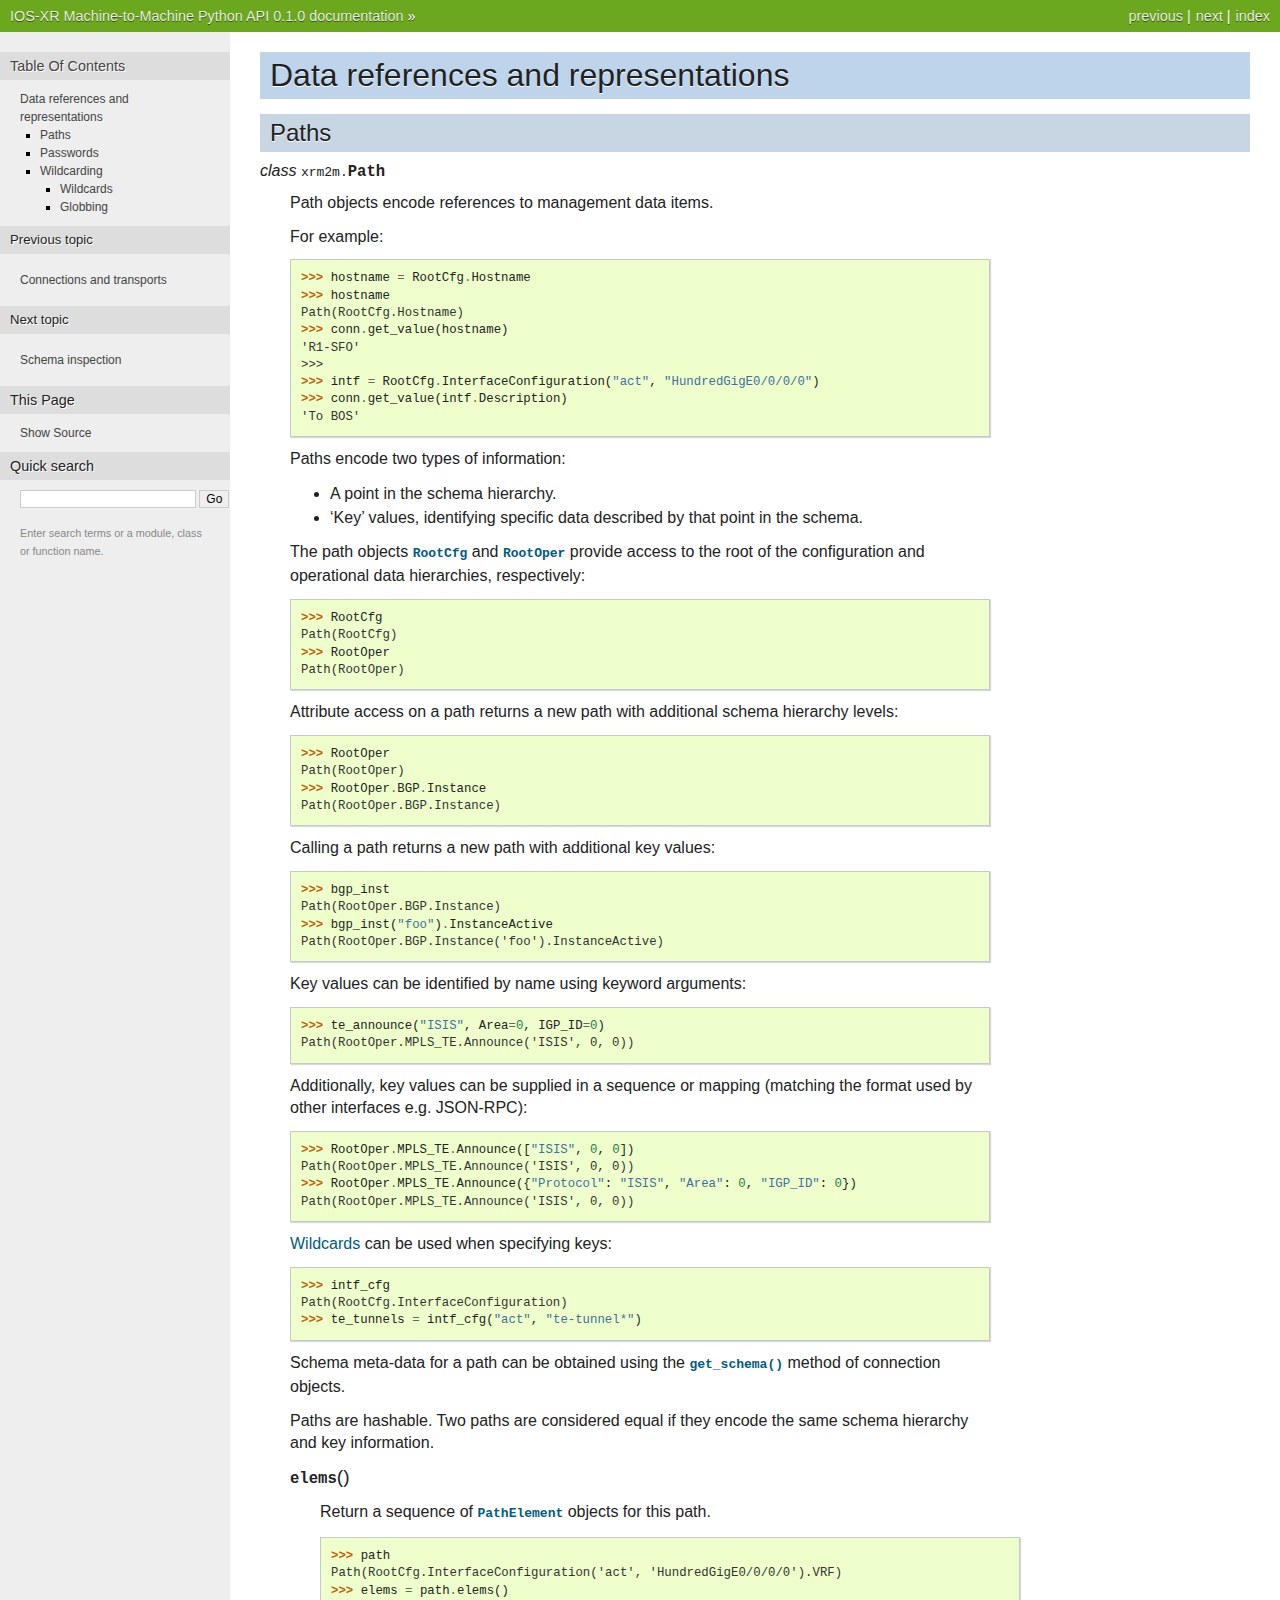
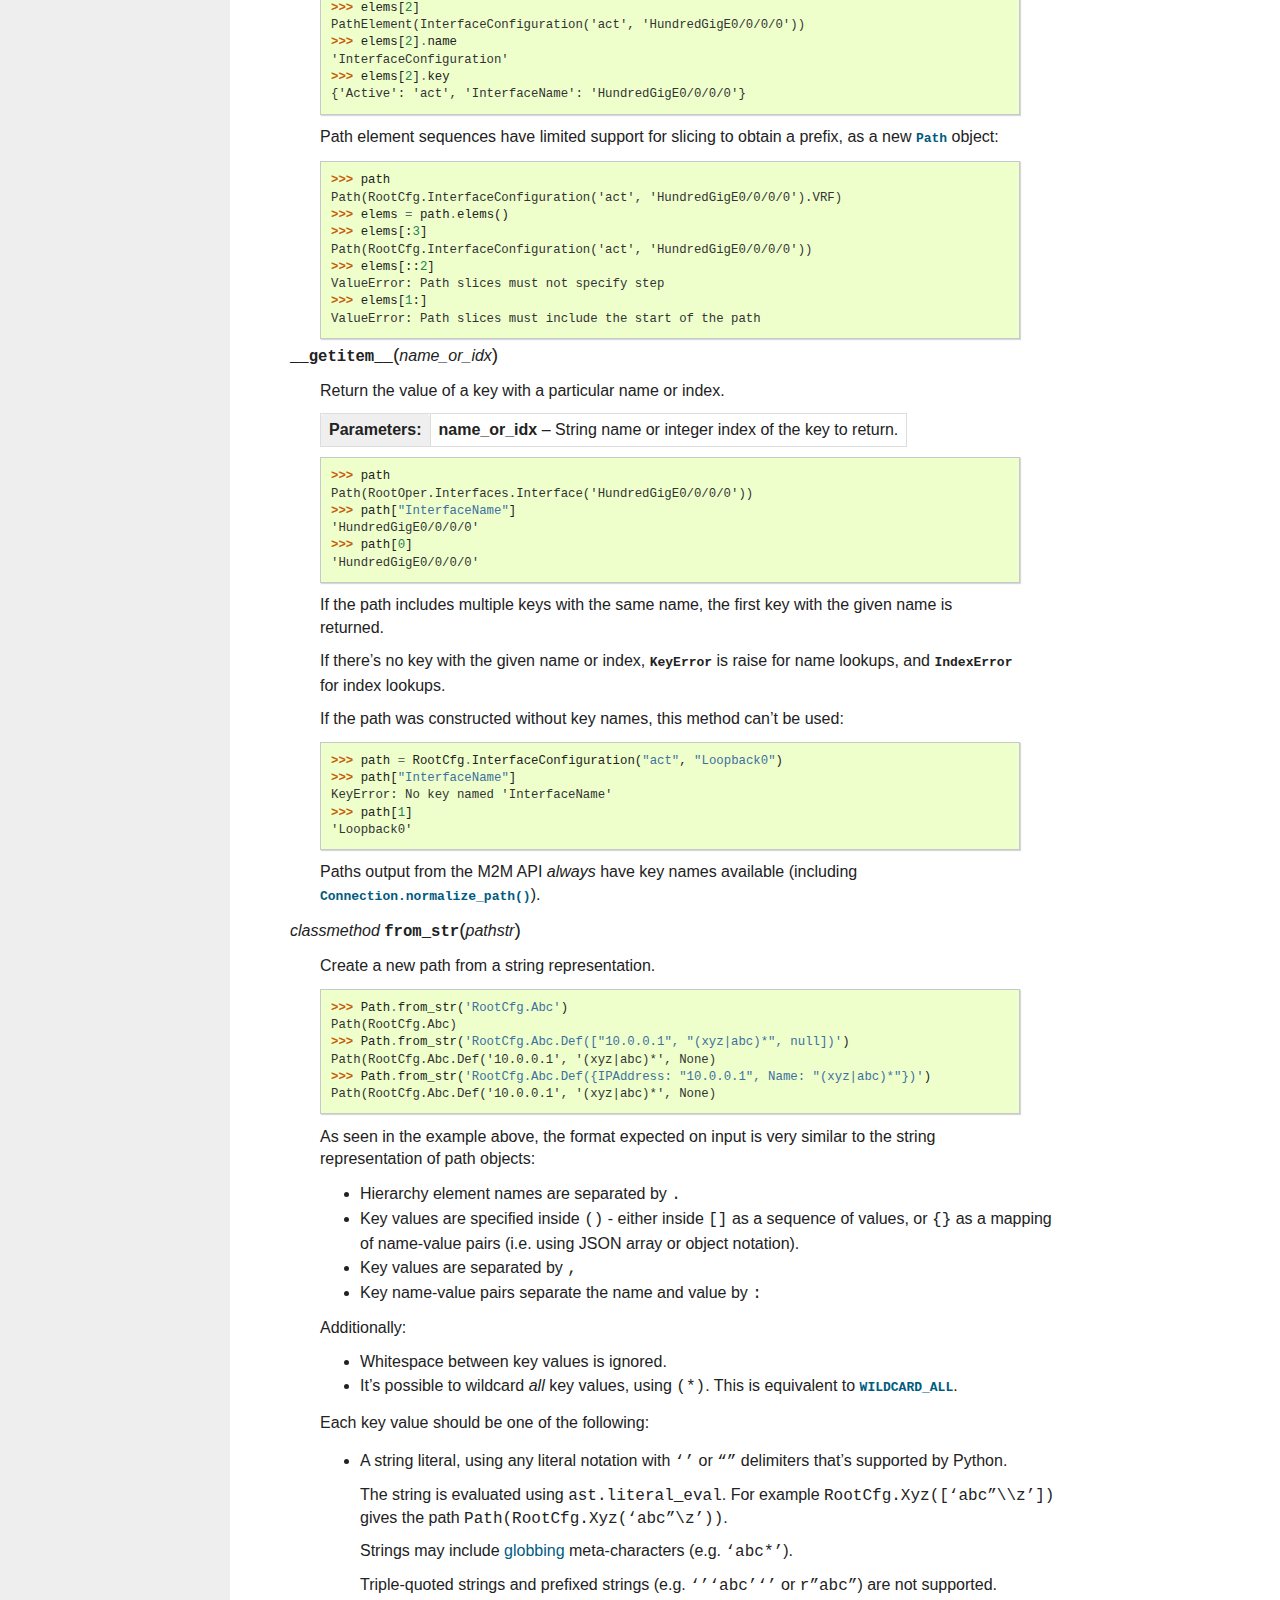
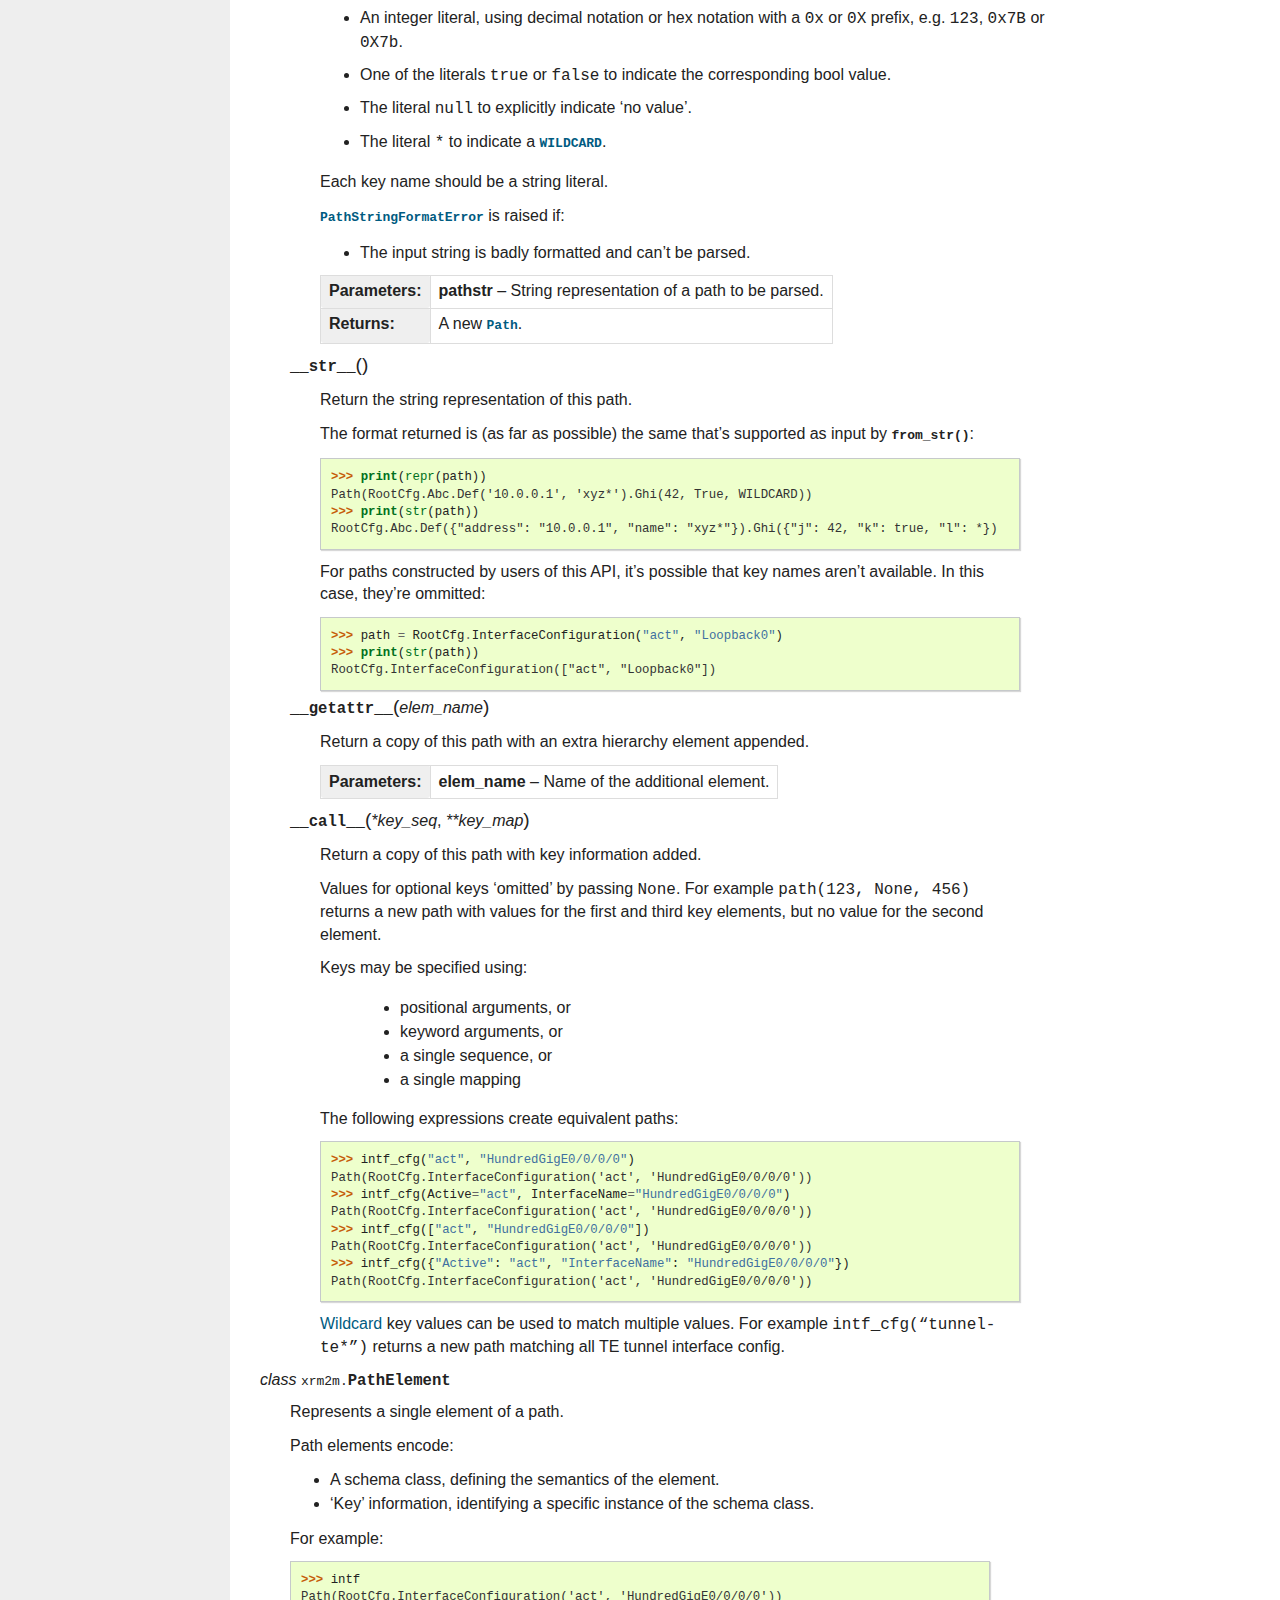
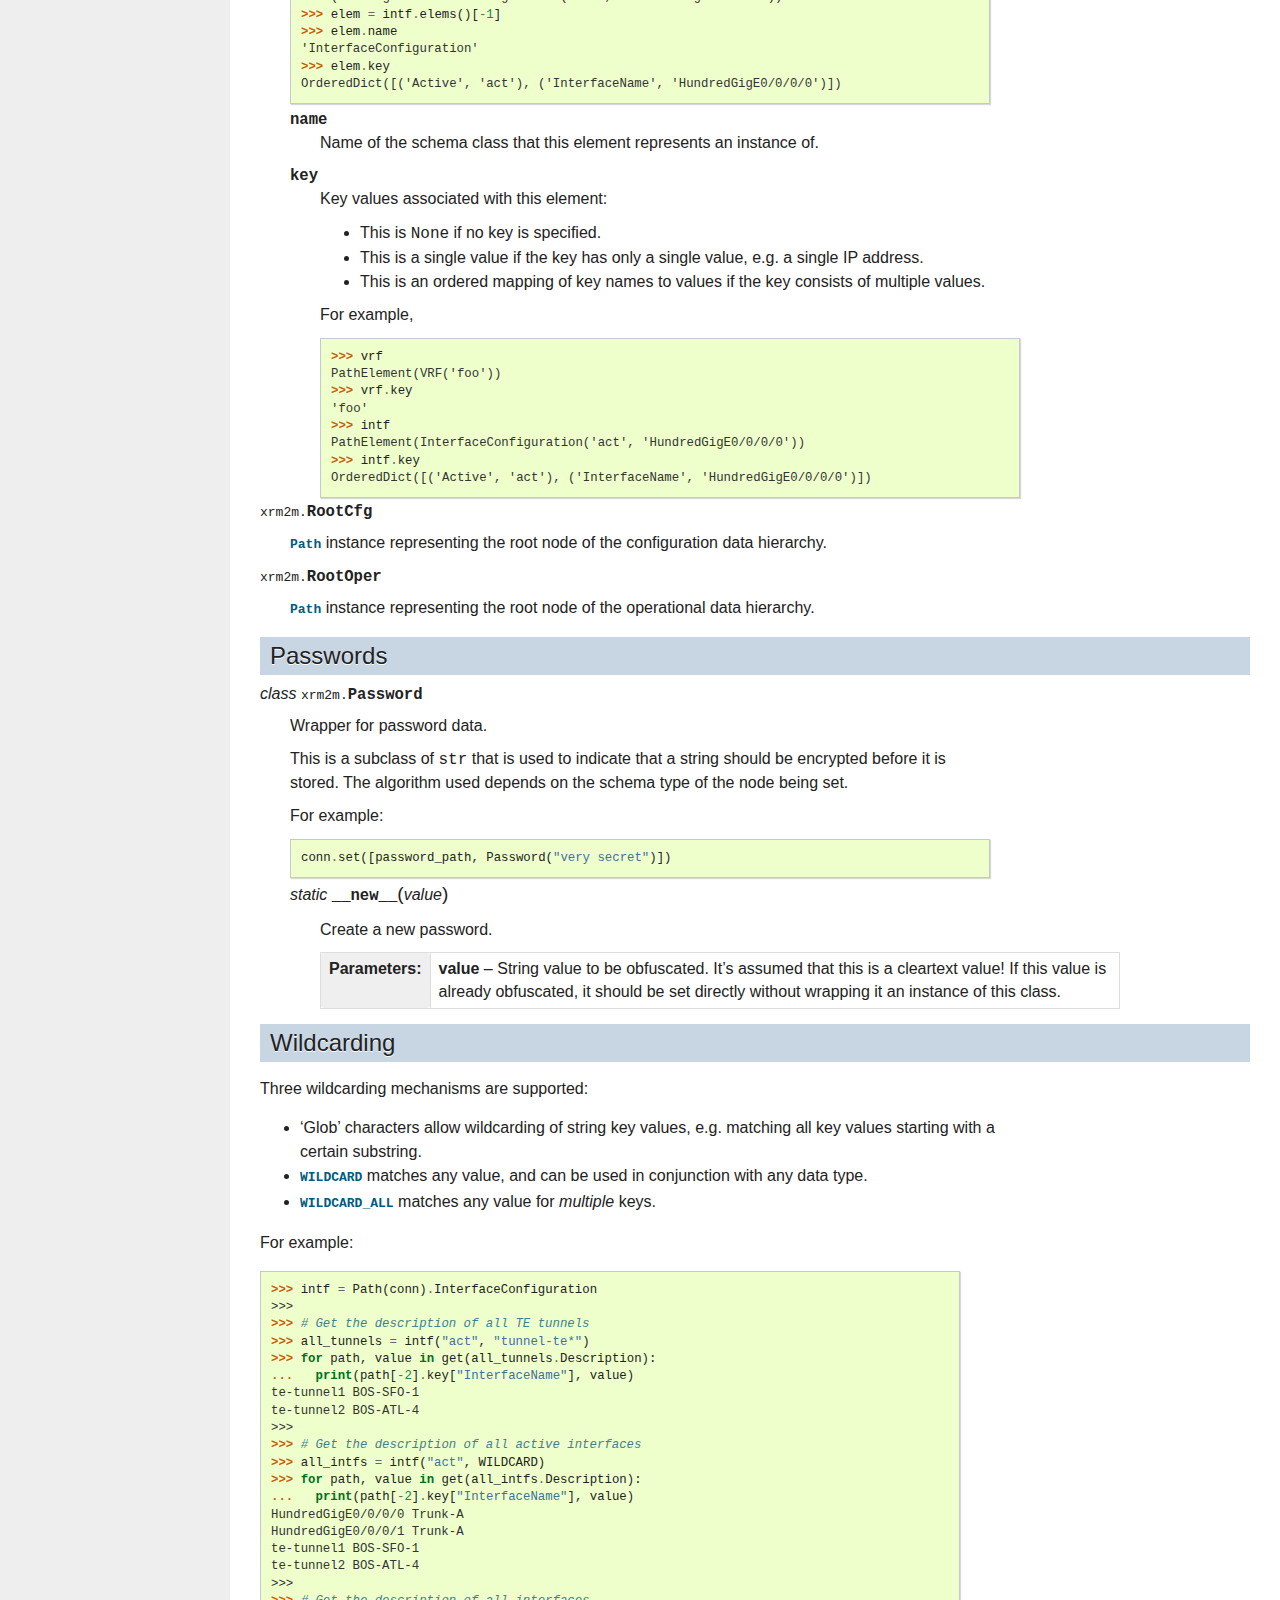
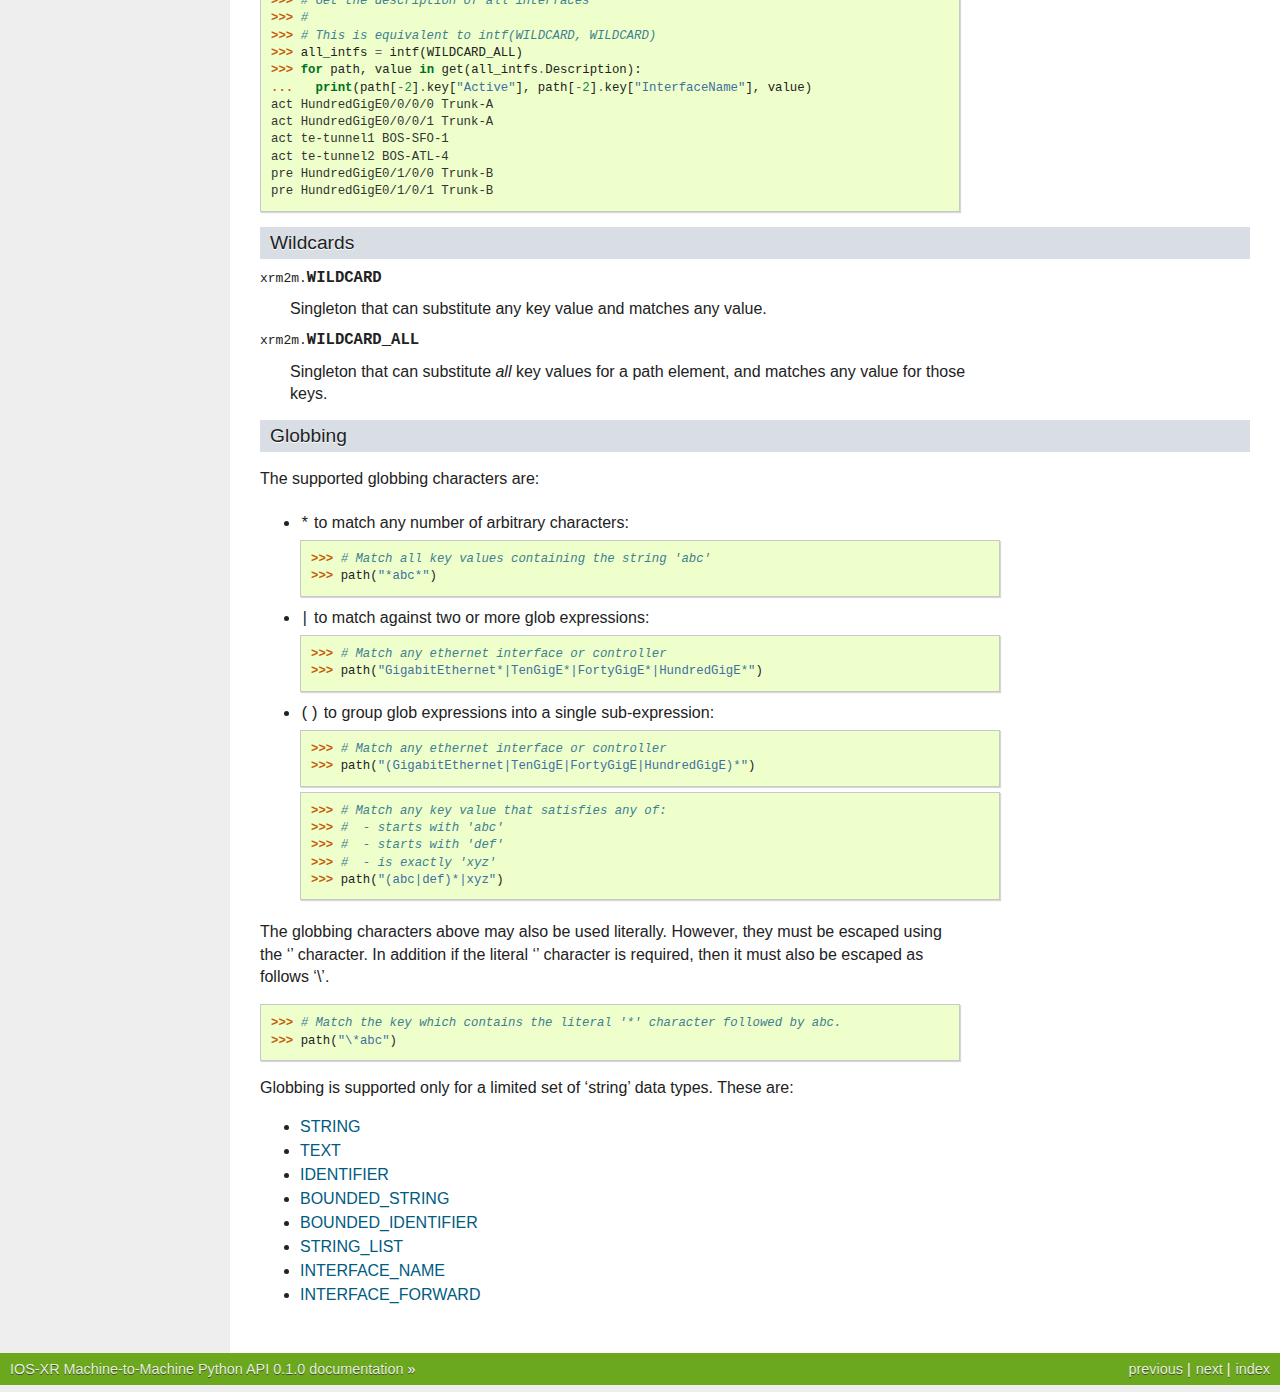
<file: doc/html/dataobj.html>
<!DOCTYPE html PUBLIC "-//W3C//DTD XHTML 1.0 Transitional//EN"
  "http://www.w3.org/TR/xhtml1/DTD/xhtml1-transitional.dtd">


<html xmlns="http://www.w3.org/1999/xhtml">
  <head>
    <meta http-equiv="Content-Type" content="text/html; charset=utf-8" />
    
    <title>Data references and representations &mdash; IOS-XR Machine-to-Machine Python API 0.1.0 documentation</title>
    
    <link rel="stylesheet" href="_static/m2m.css" type="text/css" />
    <link rel="stylesheet" href="_static/pygments.css" type="text/css" />
    
    <script type="text/javascript">
      var DOCUMENTATION_OPTIONS = {
        URL_ROOT:    './',
        VERSION:     '0.1.0',
        COLLAPSE_INDEX: false,
        FILE_SUFFIX: '.html',
        HAS_SOURCE:  true
      };
    </script>
    <script type="text/javascript" src="_static/jquery.js"></script>
    <script type="text/javascript" src="_static/underscore.js"></script>
    <script type="text/javascript" src="_static/doctools.js"></script>
    <link rel="top" title="IOS-XR Machine-to-Machine Python API 0.1.0 documentation" href="index.html" />
    <link rel="next" title="Schema inspection" href="schema.html" />
    <link rel="prev" title="Connections and transports" href="conn.html" /> 
  </head>
  <body role="document">
    <div class="related" role="navigation" aria-label="related navigation">
      <h3>Navigation</h3>
      <ul>
        <li class="right" style="margin-right: 10px">
          <a href="genindex.html" title="General Index"
             accesskey="I">index</a></li>
        <li class="right" >
          <a href="schema.html" title="Schema inspection"
             accesskey="N">next</a> |</li>
        <li class="right" >
          <a href="conn.html" title="Connections and transports"
             accesskey="P">previous</a> |</li>
        <li class="nav-item nav-item-0"><a href="index.html">IOS-XR Machine-to-Machine Python API 0.1.0 documentation</a> &raquo;</li> 
      </ul>
    </div>  

    <div class="document">
      <div class="documentwrapper">
        <div class="bodywrapper">
          <div class="body" role="main">
            
  <div class="section" id="data-references-and-representations">
<h1>Data references and representations<a class="headerlink" href="#data-references-and-representations" title="Permalink to this headline">¶</a></h1>
<div class="section" id="paths">
<h2>Paths<a class="headerlink" href="#paths" title="Permalink to this headline">¶</a></h2>
<dl class="class">
<dt id="xrm2m.Path">
<em class="property">class </em><code class="descclassname">xrm2m.</code><code class="descname">Path</code><a class="headerlink" href="#xrm2m.Path" title="Permalink to this definition">¶</a></dt>
<dd><p>Path objects encode references to management data items.</p>
<p>For example:</p>
<div class="highlight-python"><div class="highlight"><pre><span class="gp">&gt;&gt;&gt; </span><span class="n">hostname</span> <span class="o">=</span> <span class="n">RootCfg</span><span class="o">.</span><span class="n">Hostname</span>
<span class="gp">&gt;&gt;&gt; </span><span class="n">hostname</span>
<span class="go">Path(RootCfg.Hostname)</span>
<span class="gp">&gt;&gt;&gt; </span><span class="n">conn</span><span class="o">.</span><span class="n">get_value</span><span class="p">(</span><span class="n">hostname</span><span class="p">)</span>
<span class="go">&#39;R1-SFO&#39;</span>
<span class="go">&gt;&gt;&gt;</span>
<span class="gp">&gt;&gt;&gt; </span><span class="n">intf</span> <span class="o">=</span> <span class="n">RootCfg</span><span class="o">.</span><span class="n">InterfaceConfiguration</span><span class="p">(</span><span class="s">&quot;act&quot;</span><span class="p">,</span> <span class="s">&quot;HundredGigE0/0/0/0&quot;</span><span class="p">)</span>
<span class="gp">&gt;&gt;&gt; </span><span class="n">conn</span><span class="o">.</span><span class="n">get_value</span><span class="p">(</span><span class="n">intf</span><span class="o">.</span><span class="n">Description</span><span class="p">)</span>
<span class="go">&#39;To BOS&#39;</span>
</pre></div>
</div>
<p>Paths encode two types of information:</p>
<ul class="simple">
<li>A point in the schema hierarchy.</li>
<li>&#8216;Key&#8217; values, identifying specific data described by that point in the
schema.</li>
</ul>
<p>The path objects <a class="reference internal" href="#xrm2m.RootCfg" title="xrm2m.RootCfg"><code class="xref py py-data docutils literal"><span class="pre">RootCfg</span></code></a> and <a class="reference internal" href="#xrm2m.RootOper" title="xrm2m.RootOper"><code class="xref py py-data docutils literal"><span class="pre">RootOper</span></code></a> provide access to
the root of the configuration and operational data hierarchies,
respectively:</p>
<div class="highlight-python"><div class="highlight"><pre><span class="gp">&gt;&gt;&gt; </span><span class="n">RootCfg</span>
<span class="go">Path(RootCfg)</span>
<span class="gp">&gt;&gt;&gt; </span><span class="n">RootOper</span>
<span class="go">Path(RootOper)</span>
</pre></div>
</div>
<p>Attribute access on a path returns a new path with additional schema
hierarchy levels:</p>
<div class="highlight-python"><div class="highlight"><pre><span class="gp">&gt;&gt;&gt; </span><span class="n">RootOper</span>
<span class="go">Path(RootOper)</span>
<span class="gp">&gt;&gt;&gt; </span><span class="n">RootOper</span><span class="o">.</span><span class="n">BGP</span><span class="o">.</span><span class="n">Instance</span>
<span class="go">Path(RootOper.BGP.Instance)</span>
</pre></div>
</div>
<p>Calling a path returns a new path with additional key values:</p>
<div class="highlight-python"><div class="highlight"><pre><span class="gp">&gt;&gt;&gt; </span><span class="n">bgp_inst</span>
<span class="go">Path(RootOper.BGP.Instance)</span>
<span class="gp">&gt;&gt;&gt; </span><span class="n">bgp_inst</span><span class="p">(</span><span class="s">&quot;foo&quot;</span><span class="p">)</span><span class="o">.</span><span class="n">InstanceActive</span>
<span class="go">Path(RootOper.BGP.Instance(&#39;foo&#39;).InstanceActive)</span>
</pre></div>
</div>
<p>Key values can be identified by name using keyword arguments:</p>
<div class="highlight-python"><div class="highlight"><pre><span class="gp">&gt;&gt;&gt; </span><span class="n">te_announce</span><span class="p">(</span><span class="s">&quot;ISIS&quot;</span><span class="p">,</span> <span class="n">Area</span><span class="o">=</span><span class="mi">0</span><span class="p">,</span> <span class="n">IGP_ID</span><span class="o">=</span><span class="mi">0</span><span class="p">)</span>
<span class="go">Path(RootOper.MPLS_TE.Announce(&#39;ISIS&#39;, 0, 0))</span>
</pre></div>
</div>
<p>Additionally, key values can be supplied in a sequence or mapping (matching
the format used by other interfaces e.g. JSON-RPC):</p>
<div class="highlight-python"><div class="highlight"><pre><span class="gp">&gt;&gt;&gt; </span><span class="n">RootOper</span><span class="o">.</span><span class="n">MPLS_TE</span><span class="o">.</span><span class="n">Announce</span><span class="p">([</span><span class="s">&quot;ISIS&quot;</span><span class="p">,</span> <span class="mi">0</span><span class="p">,</span> <span class="mi">0</span><span class="p">])</span>
<span class="go">Path(RootOper.MPLS_TE.Announce(&#39;ISIS&#39;, 0, 0))</span>
<span class="gp">&gt;&gt;&gt; </span><span class="n">RootOper</span><span class="o">.</span><span class="n">MPLS_TE</span><span class="o">.</span><span class="n">Announce</span><span class="p">({</span><span class="s">&quot;Protocol&quot;</span><span class="p">:</span> <span class="s">&quot;ISIS&quot;</span><span class="p">,</span> <span class="s">&quot;Area&quot;</span><span class="p">:</span> <span class="mi">0</span><span class="p">,</span> <span class="s">&quot;IGP_ID&quot;</span><span class="p">:</span> <span class="mi">0</span><span class="p">})</span>
<span class="go">Path(RootOper.MPLS_TE.Announce(&#39;ISIS&#39;, 0, 0))</span>
</pre></div>
</div>
<p><a class="reference external" href="dataobj.html#wildcards">Wildcards</a> can be used when specifying keys:</p>
<div class="highlight-python"><div class="highlight"><pre><span class="gp">&gt;&gt;&gt; </span><span class="n">intf_cfg</span>
<span class="go">Path(RootCfg.InterfaceConfiguration)</span>
<span class="gp">&gt;&gt;&gt; </span><span class="n">te_tunnels</span> <span class="o">=</span> <span class="n">intf_cfg</span><span class="p">(</span><span class="s">&quot;act&quot;</span><span class="p">,</span> <span class="s">&quot;te-tunnel*&quot;</span><span class="p">)</span>
</pre></div>
</div>
<p>Schema meta-data for a path can be obtained using the
<a class="reference internal" href="conn.html#xrm2m.Connection.get_schema" title="xrm2m.Connection.get_schema"><code class="xref py py-meth docutils literal"><span class="pre">get_schema()</span></code></a> method of connection objects.</p>
<p>Paths are hashable. Two paths are considered equal if they encode the same
schema hierarchy and key information.</p>
<dl class="method">
<dt id="xrm2m.Path.elems">
<code class="descname">elems</code><span class="sig-paren">(</span><span class="sig-paren">)</span><a class="headerlink" href="#xrm2m.Path.elems" title="Permalink to this definition">¶</a></dt>
<dd><p>Return a sequence of <a class="reference internal" href="#xrm2m.PathElement" title="xrm2m.PathElement"><code class="xref py py-class docutils literal"><span class="pre">PathElement</span></code></a> objects for this path.</p>
<div class="highlight-python"><div class="highlight"><pre><span class="gp">&gt;&gt;&gt; </span><span class="n">path</span>
<span class="go">Path(RootCfg.InterfaceConfiguration(&#39;act&#39;, &#39;HundredGigE0/0/0/0&#39;).VRF)</span>
<span class="gp">&gt;&gt;&gt; </span><span class="n">elems</span> <span class="o">=</span> <span class="n">path</span><span class="o">.</span><span class="n">elems</span><span class="p">()</span>
<span class="gp">&gt;&gt;&gt; </span><span class="n">elems</span><span class="p">[</span><span class="mi">2</span><span class="p">]</span>
<span class="go">PathElement(InterfaceConfiguration(&#39;act&#39;, &#39;HundredGigE0/0/0/0&#39;))</span>
<span class="gp">&gt;&gt;&gt; </span><span class="n">elems</span><span class="p">[</span><span class="mi">2</span><span class="p">]</span><span class="o">.</span><span class="n">name</span>
<span class="go">&#39;InterfaceConfiguration&#39;</span>
<span class="gp">&gt;&gt;&gt; </span><span class="n">elems</span><span class="p">[</span><span class="mi">2</span><span class="p">]</span><span class="o">.</span><span class="n">key</span>
<span class="go">{&#39;Active&#39;: &#39;act&#39;, &#39;InterfaceName&#39;: &#39;HundredGigE0/0/0/0&#39;}</span>
</pre></div>
</div>
<p>Path element sequences have limited support for slicing to obtain a
prefix, as a new <a class="reference internal" href="#xrm2m.Path" title="xrm2m.Path"><code class="xref py py-class docutils literal"><span class="pre">Path</span></code></a> object:</p>
<div class="highlight-python"><div class="highlight"><pre><span class="gp">&gt;&gt;&gt; </span><span class="n">path</span>
<span class="go">Path(RootCfg.InterfaceConfiguration(&#39;act&#39;, &#39;HundredGigE0/0/0/0&#39;).VRF)</span>
<span class="gp">&gt;&gt;&gt; </span><span class="n">elems</span> <span class="o">=</span> <span class="n">path</span><span class="o">.</span><span class="n">elems</span><span class="p">()</span>
<span class="gp">&gt;&gt;&gt; </span><span class="n">elems</span><span class="p">[:</span><span class="mi">3</span><span class="p">]</span>
<span class="go">Path(RootCfg.InterfaceConfiguration(&#39;act&#39;, &#39;HundredGigE0/0/0/0&#39;))</span>
<span class="gp">&gt;&gt;&gt; </span><span class="n">elems</span><span class="p">[::</span><span class="mi">2</span><span class="p">]</span>
<span class="go">ValueError: Path slices must not specify step</span>
<span class="gp">&gt;&gt;&gt; </span><span class="n">elems</span><span class="p">[</span><span class="mi">1</span><span class="p">:]</span>
<span class="go">ValueError: Path slices must include the start of the path</span>
</pre></div>
</div>
</dd></dl>

<dl class="method">
<dt id="xrm2m.Path.__getitem__">
<code class="descname">__getitem__</code><span class="sig-paren">(</span><em>name_or_idx</em><span class="sig-paren">)</span><a class="headerlink" href="#xrm2m.Path.__getitem__" title="Permalink to this definition">¶</a></dt>
<dd><p>Return the value of a key with a particular name or index.</p>
<table class="docutils field-list" frame="void" rules="none">
<col class="field-name" />
<col class="field-body" />
<tbody valign="top">
<tr class="field-odd field"><th class="field-name">Parameters:</th><td class="field-body"><strong>name_or_idx</strong> &#8211; String name or integer index of the key to return.</td>
</tr>
</tbody>
</table>
<div class="highlight-python"><div class="highlight"><pre><span class="gp">&gt;&gt;&gt; </span><span class="n">path</span>
<span class="go">Path(RootOper.Interfaces.Interface(&#39;HundredGigE0/0/0/0&#39;))</span>
<span class="gp">&gt;&gt;&gt; </span><span class="n">path</span><span class="p">[</span><span class="s">&quot;InterfaceName&quot;</span><span class="p">]</span>
<span class="go">&#39;HundredGigE0/0/0/0&#39;</span>
<span class="gp">&gt;&gt;&gt; </span><span class="n">path</span><span class="p">[</span><span class="mi">0</span><span class="p">]</span>
<span class="go">&#39;HundredGigE0/0/0/0&#39;</span>
</pre></div>
</div>
<p>If the path includes multiple keys with the same name, the first key
with the given name is returned.</p>
<p>If there&#8217;s no key with the given name or index, <code class="xref py py-exc docutils literal"><span class="pre">KeyError</span></code> is
raise for name lookups, and <code class="xref py py-exc docutils literal"><span class="pre">IndexError</span></code> for index lookups.</p>
<p>If the path was constructed without key names, this method can&#8217;t be
used:</p>
<div class="highlight-python"><div class="highlight"><pre><span class="gp">&gt;&gt;&gt; </span><span class="n">path</span> <span class="o">=</span> <span class="n">RootCfg</span><span class="o">.</span><span class="n">InterfaceConfiguration</span><span class="p">(</span><span class="s">&quot;act&quot;</span><span class="p">,</span> <span class="s">&quot;Loopback0&quot;</span><span class="p">)</span>
<span class="gp">&gt;&gt;&gt; </span><span class="n">path</span><span class="p">[</span><span class="s">&quot;InterfaceName&quot;</span><span class="p">]</span>
<span class="go">KeyError: No key named &#39;InterfaceName&#39;</span>
<span class="gp">&gt;&gt;&gt; </span><span class="n">path</span><span class="p">[</span><span class="mi">1</span><span class="p">]</span>
<span class="go">&#39;Loopback0&#39;</span>
</pre></div>
</div>
<p>Paths output from the M2M API <em>always</em> have key names available
(including <a class="reference internal" href="conn.html#xrm2m.Connection.normalize_path" title="xrm2m.Connection.normalize_path"><code class="xref py py-meth docutils literal"><span class="pre">Connection.normalize_path()</span></code></a>).</p>
</dd></dl>

<dl class="classmethod">
<dt id="xrm2m.Path.from_str">
<em class="property">classmethod </em><code class="descname">from_str</code><span class="sig-paren">(</span><em>pathstr</em><span class="sig-paren">)</span><a class="headerlink" href="#xrm2m.Path.from_str" title="Permalink to this definition">¶</a></dt>
<dd><p>Create a new path from a string representation.</p>
<div class="highlight-python"><div class="highlight"><pre><span class="gp">&gt;&gt;&gt; </span><span class="n">Path</span><span class="o">.</span><span class="n">from_str</span><span class="p">(</span><span class="s">&#39;RootCfg.Abc&#39;</span><span class="p">)</span>
<span class="go">Path(RootCfg.Abc)</span>
<span class="gp">&gt;&gt;&gt; </span><span class="n">Path</span><span class="o">.</span><span class="n">from_str</span><span class="p">(</span><span class="s">&#39;RootCfg.Abc.Def([&quot;10.0.0.1&quot;, &quot;(xyz|abc)*&quot;, null])&#39;</span><span class="p">)</span>
<span class="go">Path(RootCfg.Abc.Def(&#39;10.0.0.1&#39;, &#39;(xyz|abc)*&#39;, None)</span>
<span class="gp">&gt;&gt;&gt; </span><span class="n">Path</span><span class="o">.</span><span class="n">from_str</span><span class="p">(</span><span class="s">&#39;RootCfg.Abc.Def({IPAddress: &quot;10.0.0.1&quot;, Name: &quot;(xyz|abc)*&quot;})&#39;</span><span class="p">)</span>
<span class="go">Path(RootCfg.Abc.Def(&#39;10.0.0.1&#39;, &#39;(xyz|abc)*&#39;, None)</span>
</pre></div>
</div>
<p>As seen in the example above, the format expected on input is very
similar to the string representation of path objects:</p>
<ul class="simple">
<li>Hierarchy element names are separated by <cite>.</cite></li>
<li>Key values are specified inside <cite>()</cite> - either inside <cite>[]</cite> as a sequence of values, or <cite>{}</cite> as a mapping of name-value pairs (i.e. using JSON array or object notation).</li>
<li>Key values are separated by <cite>,</cite></li>
<li>Key name-value pairs separate the name and value by <cite>:</cite></li>
</ul>
<p>Additionally:</p>
<ul class="simple">
<li>Whitespace between key values is ignored.</li>
<li>It&#8217;s possible to wildcard <em>all</em> key values, using <cite>(*)</cite>. This is equivalent to <a class="reference internal" href="#xrm2m.WILDCARD_ALL" title="xrm2m.WILDCARD_ALL"><code class="xref py py-data docutils literal"><span class="pre">WILDCARD_ALL</span></code></a>.</li>
</ul>
<p>Each key value should be one of the following:</p>
<ul>
<li><p class="first">A string literal, using any literal notation with <cite>&#8216;&#8217;</cite> or <cite>&#8220;&#8221;</cite>
delimiters that&#8217;s supported by Python.</p>
<p>The string is evaluated using <cite>ast.literal_eval</cite>. For example
<cite>RootCfg.Xyz([&#8216;abc&#8221;\\z&#8217;])</cite> gives the path
<cite>Path(RootCfg.Xyz(&#8216;abc&#8221;\z&#8217;))</cite>.</p>
<p>Strings may include <a class="reference external" href="dataobj.html#wildcards">globbing</a>
meta-characters (e.g. <cite>&#8216;abc*&#8217;</cite>).</p>
<p>Triple-quoted strings and prefixed strings (e.g. <cite>&#8216;&#8217;&#8216;abc&#8217;&#8216;&#8217;</cite> or
<cite>r&#8221;abc&#8221;</cite>) are not supported.</p>
</li>
<li><p class="first">An integer literal, using decimal notation or hex notation with a
<cite>0x</cite> or <cite>0X</cite> prefix, e.g. <cite>123</cite>, <cite>0x7B</cite> or <cite>0X7b</cite>.</p>
</li>
<li><p class="first">One of the literals <cite>true</cite> or <cite>false</cite> to indicate the corresponding
bool value.</p>
</li>
<li><p class="first">The literal <cite>null</cite> to explicitly indicate &#8216;no value&#8217;.</p>
</li>
<li><p class="first">The literal <cite>*</cite> to indicate a <a class="reference internal" href="#xrm2m.WILDCARD" title="xrm2m.WILDCARD"><code class="xref py py-data docutils literal"><span class="pre">WILDCARD</span></code></a>.</p>
</li>
</ul>
<p>Each key name should be a string literal.</p>
<p><a class="reference internal" href="errors.html#xrm2m.PathStringFormatError" title="xrm2m.PathStringFormatError"><code class="xref py py-exc docutils literal"><span class="pre">PathStringFormatError</span></code></a> is raised if:</p>
<ul class="simple">
<li>The input string is badly formatted and can&#8217;t be parsed.</li>
</ul>
<table class="docutils field-list" frame="void" rules="none">
<col class="field-name" />
<col class="field-body" />
<tbody valign="top">
<tr class="field-odd field"><th class="field-name">Parameters:</th><td class="field-body"><strong>pathstr</strong> &#8211; String representation of a path to be parsed.</td>
</tr>
<tr class="field-even field"><th class="field-name">Returns:</th><td class="field-body">A new <a class="reference internal" href="#xrm2m.Path" title="xrm2m.Path"><code class="xref py py-class docutils literal"><span class="pre">Path</span></code></a>.</td>
</tr>
</tbody>
</table>
</dd></dl>

<dl class="method">
<dt id="xrm2m.Path.__str__">
<code class="descname">__str__</code><span class="sig-paren">(</span><span class="sig-paren">)</span><a class="headerlink" href="#xrm2m.Path.__str__" title="Permalink to this definition">¶</a></dt>
<dd><p>Return the string representation of this path.</p>
<p>The format returned is (as far as possible) the same that&#8217;s supported
as input by <code class="xref py py-meth docutils literal"><span class="pre">from_str()</span></code>:</p>
<div class="highlight-python"><div class="highlight"><pre><span class="gp">&gt;&gt;&gt; </span><span class="k">print</span><span class="p">(</span><span class="nb">repr</span><span class="p">(</span><span class="n">path</span><span class="p">))</span>
<span class="go">Path(RootCfg.Abc.Def(&#39;10.0.0.1&#39;, &#39;xyz*&#39;).Ghi(42, True, WILDCARD))</span>
<span class="gp">&gt;&gt;&gt; </span><span class="k">print</span><span class="p">(</span><span class="nb">str</span><span class="p">(</span><span class="n">path</span><span class="p">))</span>
<span class="go">RootCfg.Abc.Def({&quot;address&quot;: &quot;10.0.0.1&quot;, &quot;name&quot;: &quot;xyz*&quot;}).Ghi({&quot;j&quot;: 42, &quot;k&quot;: true, &quot;l&quot;: *})</span>
</pre></div>
</div>
<p>For paths constructed by users of this API, it&#8217;s possible that key
names aren&#8217;t available. In this case, they&#8217;re ommitted:</p>
<div class="highlight-python"><div class="highlight"><pre><span class="gp">&gt;&gt;&gt; </span><span class="n">path</span> <span class="o">=</span> <span class="n">RootCfg</span><span class="o">.</span><span class="n">InterfaceConfiguration</span><span class="p">(</span><span class="s">&quot;act&quot;</span><span class="p">,</span> <span class="s">&quot;Loopback0&quot;</span><span class="p">)</span>
<span class="gp">&gt;&gt;&gt; </span><span class="k">print</span><span class="p">(</span><span class="nb">str</span><span class="p">(</span><span class="n">path</span><span class="p">))</span>
<span class="go">RootCfg.InterfaceConfiguration([&quot;act&quot;, &quot;Loopback0&quot;])</span>
</pre></div>
</div>
</dd></dl>

<dl class="method">
<dt id="xrm2m.Path.__getattr__">
<code class="descname">__getattr__</code><span class="sig-paren">(</span><em>elem_name</em><span class="sig-paren">)</span><a class="headerlink" href="#xrm2m.Path.__getattr__" title="Permalink to this definition">¶</a></dt>
<dd><p>Return a copy of this path with an extra hierarchy element appended.</p>
<table class="docutils field-list" frame="void" rules="none">
<col class="field-name" />
<col class="field-body" />
<tbody valign="top">
<tr class="field-odd field"><th class="field-name">Parameters:</th><td class="field-body"><strong>elem_name</strong> &#8211; Name of the additional element.</td>
</tr>
</tbody>
</table>
</dd></dl>

<dl class="method">
<dt id="xrm2m.Path.__call__">
<code class="descname">__call__</code><span class="sig-paren">(</span><em>*key_seq</em>, <em>**key_map</em><span class="sig-paren">)</span><a class="headerlink" href="#xrm2m.Path.__call__" title="Permalink to this definition">¶</a></dt>
<dd><p>Return a copy of this path with key information added.</p>
<p>Values for optional keys &#8216;omitted&#8217; by passing <cite>None</cite>. For example
<cite>path(123, None, 456)</cite> returns a new path with values for the first and
third key elements, but no value for the second element.</p>
<p>Keys may be specified using:</p>
<blockquote>
<div><ul class="simple">
<li>positional arguments, or</li>
<li>keyword arguments, or</li>
<li>a single sequence, or</li>
<li>a single mapping</li>
</ul>
</div></blockquote>
<p>The following expressions create equivalent paths:</p>
<div class="highlight-python"><div class="highlight"><pre><span class="gp">&gt;&gt;&gt; </span><span class="n">intf_cfg</span><span class="p">(</span><span class="s">&quot;act&quot;</span><span class="p">,</span> <span class="s">&quot;HundredGigE0/0/0/0&quot;</span><span class="p">)</span>
<span class="go">Path(RootCfg.InterfaceConfiguration(&#39;act&#39;, &#39;HundredGigE0/0/0/0&#39;))</span>
<span class="gp">&gt;&gt;&gt; </span><span class="n">intf_cfg</span><span class="p">(</span><span class="n">Active</span><span class="o">=</span><span class="s">&quot;act&quot;</span><span class="p">,</span> <span class="n">InterfaceName</span><span class="o">=</span><span class="s">&quot;HundredGigE0/0/0/0&quot;</span><span class="p">)</span>
<span class="go">Path(RootCfg.InterfaceConfiguration(&#39;act&#39;, &#39;HundredGigE0/0/0/0&#39;))</span>
<span class="gp">&gt;&gt;&gt; </span><span class="n">intf_cfg</span><span class="p">([</span><span class="s">&quot;act&quot;</span><span class="p">,</span> <span class="s">&quot;HundredGigE0/0/0/0&quot;</span><span class="p">])</span>
<span class="go">Path(RootCfg.InterfaceConfiguration(&#39;act&#39;, &#39;HundredGigE0/0/0/0&#39;))</span>
<span class="gp">&gt;&gt;&gt; </span><span class="n">intf_cfg</span><span class="p">({</span><span class="s">&quot;Active&quot;</span><span class="p">:</span> <span class="s">&quot;act&quot;</span><span class="p">,</span> <span class="s">&quot;InterfaceName&quot;</span><span class="p">:</span> <span class="s">&quot;HundredGigE0/0/0/0&quot;</span><span class="p">})</span>
<span class="go">Path(RootCfg.InterfaceConfiguration(&#39;act&#39;, &#39;HundredGigE0/0/0/0&#39;))</span>
</pre></div>
</div>
<p><a class="reference external" href="dataobj.html#wildcards">Wildcard</a> key values can be used to
match multiple values. For example <cite>intf_cfg(&#8220;tunnel-te*&#8221;)</cite> returns a
new path matching all TE tunnel interface config.</p>
</dd></dl>

</dd></dl>

<dl class="class">
<dt id="xrm2m.PathElement">
<em class="property">class </em><code class="descclassname">xrm2m.</code><code class="descname">PathElement</code><a class="headerlink" href="#xrm2m.PathElement" title="Permalink to this definition">¶</a></dt>
<dd><p>Represents a single element of a path.</p>
<p>Path elements encode:</p>
<ul class="simple">
<li>A schema class, defining the semantics of the element.</li>
<li>&#8216;Key&#8217; information, identifying a specific instance of the schema class.</li>
</ul>
<p>For example:</p>
<div class="highlight-python"><div class="highlight"><pre><span class="gp">&gt;&gt;&gt; </span><span class="n">intf</span>
<span class="go">Path(RootCfg.InterfaceConfiguration(&#39;act&#39;, &#39;HundredGigE0/0/0/0&#39;))</span>
<span class="gp">&gt;&gt;&gt; </span><span class="n">elem</span> <span class="o">=</span> <span class="n">intf</span><span class="o">.</span><span class="n">elems</span><span class="p">()[</span><span class="o">-</span><span class="mi">1</span><span class="p">]</span>
<span class="gp">&gt;&gt;&gt; </span><span class="n">elem</span><span class="o">.</span><span class="n">name</span>
<span class="go">&#39;InterfaceConfiguration&#39;</span>
<span class="gp">&gt;&gt;&gt; </span><span class="n">elem</span><span class="o">.</span><span class="n">key</span>
<span class="go">OrderedDict([(&#39;Active&#39;, &#39;act&#39;), (&#39;InterfaceName&#39;, &#39;HundredGigE0/0/0/0&#39;)])</span>
</pre></div>
</div>
<dl class="attribute">
<dt id="PathElement.name">
<code class="descname">name</code><a class="headerlink" href="#PathElement.name" title="Permalink to this definition">¶</a></dt>
<dd><p>Name of the schema class that this element represents an instance of.</p>
</dd></dl>

<dl class="attribute">
<dt id="PathElement.key">
<code class="descname">key</code><a class="headerlink" href="#PathElement.key" title="Permalink to this definition">¶</a></dt>
<dd><p>Key values associated with this element:</p>
<ul class="simple">
<li>This is <cite>None</cite> if no key is specified.</li>
<li>This is a single value if the key has only a single value, e.g. a
single IP address.</li>
<li>This is an ordered mapping of key names to values if the key
consists of multiple values.</li>
</ul>
<p>For example,</p>
<div class="highlight-python"><div class="highlight"><pre><span class="gp">&gt;&gt;&gt; </span><span class="n">vrf</span>
<span class="go">PathElement(VRF(&#39;foo&#39;))</span>
<span class="gp">&gt;&gt;&gt; </span><span class="n">vrf</span><span class="o">.</span><span class="n">key</span>
<span class="go">&#39;foo&#39;</span>
<span class="gp">&gt;&gt;&gt; </span><span class="n">intf</span>
<span class="go">PathElement(InterfaceConfiguration(&#39;act&#39;, &#39;HundredGigE0/0/0/0&#39;))</span>
<span class="gp">&gt;&gt;&gt; </span><span class="n">intf</span><span class="o">.</span><span class="n">key</span>
<span class="go">OrderedDict([(&#39;Active&#39;, &#39;act&#39;), (&#39;InterfaceName&#39;, &#39;HundredGigE0/0/0/0&#39;)])</span>
</pre></div>
</div>
</dd></dl>

</dd></dl>

<dl class="data">
<dt id="xrm2m.RootCfg">
<code class="descclassname">xrm2m.</code><code class="descname">RootCfg</code><a class="headerlink" href="#xrm2m.RootCfg" title="Permalink to this definition">¶</a></dt>
<dd><p><a class="reference internal" href="#xrm2m.Path" title="xrm2m.Path"><code class="xref py py-class docutils literal"><span class="pre">Path</span></code></a> instance representing the root node of the configuration data
hierarchy.</p>
</dd></dl>

<dl class="data">
<dt id="xrm2m.RootOper">
<code class="descclassname">xrm2m.</code><code class="descname">RootOper</code><a class="headerlink" href="#xrm2m.RootOper" title="Permalink to this definition">¶</a></dt>
<dd><p><a class="reference internal" href="#xrm2m.Path" title="xrm2m.Path"><code class="xref py py-class docutils literal"><span class="pre">Path</span></code></a> instance representing the root node of the operational data
hierarchy.</p>
</dd></dl>

</div>
<div class="section" id="passwords">
<h2>Passwords<a class="headerlink" href="#passwords" title="Permalink to this headline">¶</a></h2>
<dl class="class">
<dt id="xrm2m.Password">
<em class="property">class </em><code class="descclassname">xrm2m.</code><code class="descname">Password</code><a class="headerlink" href="#xrm2m.Password" title="Permalink to this definition">¶</a></dt>
<dd><p>Wrapper for password data.</p>
<p>This is a subclass of <cite>str</cite> that is used to indicate that a string should
be encrypted before it is stored. The algorithm used depends on the schema
type of the node being set.</p>
<p>For example:</p>
<div class="highlight-python"><div class="highlight"><pre><span class="n">conn</span><span class="o">.</span><span class="n">set</span><span class="p">([</span><span class="n">password_path</span><span class="p">,</span> <span class="n">Password</span><span class="p">(</span><span class="s">&quot;very secret&quot;</span><span class="p">)])</span>
</pre></div>
</div>
<dl class="staticmethod">
<dt id="xrm2m.Password.__new__">
<em class="property">static </em><code class="descname">__new__</code><span class="sig-paren">(</span><em>value</em><span class="sig-paren">)</span><a class="headerlink" href="#xrm2m.Password.__new__" title="Permalink to this definition">¶</a></dt>
<dd><p>Create a new password.</p>
<table class="docutils field-list" frame="void" rules="none">
<col class="field-name" />
<col class="field-body" />
<tbody valign="top">
<tr class="field-odd field"><th class="field-name">Parameters:</th><td class="field-body"><strong>value</strong> &#8211; String value to be obfuscated. It&#8217;s assumed that this is a
cleartext value! If this value is already obfuscated, it should be
set directly without wrapping it an instance of this class.</td>
</tr>
</tbody>
</table>
</dd></dl>

</dd></dl>

</div>
<div class="section" id="wildcarding">
<span id="wildcards"></span><h2>Wildcarding<a class="headerlink" href="#wildcarding" title="Permalink to this headline">¶</a></h2>
<p>Three wildcarding mechanisms are supported:</p>
<ul class="simple">
<li>&#8216;Glob&#8217; characters allow wildcarding of string key values, e.g. matching all
key values starting with a certain substring.</li>
<li><a class="reference internal" href="#xrm2m.WILDCARD" title="xrm2m.WILDCARD"><code class="xref py py-data docutils literal"><span class="pre">WILDCARD</span></code></a> matches any value, and can be used in conjunction with
any data type.</li>
<li><a class="reference internal" href="#xrm2m.WILDCARD_ALL" title="xrm2m.WILDCARD_ALL"><code class="xref py py-data docutils literal"><span class="pre">WILDCARD_ALL</span></code></a> matches any value for <em>multiple</em> keys.</li>
</ul>
<p>For example:</p>
<div class="highlight-python"><div class="highlight"><pre><span class="gp">&gt;&gt;&gt; </span><span class="n">intf</span> <span class="o">=</span> <span class="n">Path</span><span class="p">(</span><span class="n">conn</span><span class="p">)</span><span class="o">.</span><span class="n">InterfaceConfiguration</span>
<span class="go">&gt;&gt;&gt;</span>
<span class="gp">&gt;&gt;&gt; </span><span class="c"># Get the description of all TE tunnels</span>
<span class="gp">&gt;&gt;&gt; </span><span class="n">all_tunnels</span> <span class="o">=</span> <span class="n">intf</span><span class="p">(</span><span class="s">&quot;act&quot;</span><span class="p">,</span> <span class="s">&quot;tunnel-te*&quot;</span><span class="p">)</span>
<span class="gp">&gt;&gt;&gt; </span><span class="k">for</span> <span class="n">path</span><span class="p">,</span> <span class="n">value</span> <span class="ow">in</span> <span class="n">get</span><span class="p">(</span><span class="n">all_tunnels</span><span class="o">.</span><span class="n">Description</span><span class="p">):</span>
<span class="gp">... </span>  <span class="k">print</span><span class="p">(</span><span class="n">path</span><span class="p">[</span><span class="o">-</span><span class="mi">2</span><span class="p">]</span><span class="o">.</span><span class="n">key</span><span class="p">[</span><span class="s">&quot;InterfaceName&quot;</span><span class="p">],</span> <span class="n">value</span><span class="p">)</span>
<span class="go">te-tunnel1 BOS-SFO-1</span>
<span class="go">te-tunnel2 BOS-ATL-4</span>
<span class="go">&gt;&gt;&gt;</span>
<span class="gp">&gt;&gt;&gt; </span><span class="c"># Get the description of all active interfaces</span>
<span class="gp">&gt;&gt;&gt; </span><span class="n">all_intfs</span> <span class="o">=</span> <span class="n">intf</span><span class="p">(</span><span class="s">&quot;act&quot;</span><span class="p">,</span> <span class="n">WILDCARD</span><span class="p">)</span>
<span class="gp">&gt;&gt;&gt; </span><span class="k">for</span> <span class="n">path</span><span class="p">,</span> <span class="n">value</span> <span class="ow">in</span> <span class="n">get</span><span class="p">(</span><span class="n">all_intfs</span><span class="o">.</span><span class="n">Description</span><span class="p">):</span>
<span class="gp">... </span>  <span class="k">print</span><span class="p">(</span><span class="n">path</span><span class="p">[</span><span class="o">-</span><span class="mi">2</span><span class="p">]</span><span class="o">.</span><span class="n">key</span><span class="p">[</span><span class="s">&quot;InterfaceName&quot;</span><span class="p">],</span> <span class="n">value</span><span class="p">)</span>
<span class="go">HundredGigE0/0/0/0 Trunk-A</span>
<span class="go">HundredGigE0/0/0/1 Trunk-A</span>
<span class="go">te-tunnel1 BOS-SFO-1</span>
<span class="go">te-tunnel2 BOS-ATL-4</span>
<span class="go">&gt;&gt;&gt;</span>
<span class="gp">&gt;&gt;&gt; </span><span class="c"># Get the description of all interfaces</span>
<span class="gp">&gt;&gt;&gt; </span><span class="c">#</span>
<span class="gp">&gt;&gt;&gt; </span><span class="c"># This is equivalent to intf(WILDCARD, WILDCARD)</span>
<span class="gp">&gt;&gt;&gt; </span><span class="n">all_intfs</span> <span class="o">=</span> <span class="n">intf</span><span class="p">(</span><span class="n">WILDCARD_ALL</span><span class="p">)</span>
<span class="gp">&gt;&gt;&gt; </span><span class="k">for</span> <span class="n">path</span><span class="p">,</span> <span class="n">value</span> <span class="ow">in</span> <span class="n">get</span><span class="p">(</span><span class="n">all_intfs</span><span class="o">.</span><span class="n">Description</span><span class="p">):</span>
<span class="gp">... </span>  <span class="k">print</span><span class="p">(</span><span class="n">path</span><span class="p">[</span><span class="o">-</span><span class="mi">2</span><span class="p">]</span><span class="o">.</span><span class="n">key</span><span class="p">[</span><span class="s">&quot;Active&quot;</span><span class="p">],</span> <span class="n">path</span><span class="p">[</span><span class="o">-</span><span class="mi">2</span><span class="p">]</span><span class="o">.</span><span class="n">key</span><span class="p">[</span><span class="s">&quot;InterfaceName&quot;</span><span class="p">],</span> <span class="n">value</span><span class="p">)</span>
<span class="go">act HundredGigE0/0/0/0 Trunk-A</span>
<span class="go">act HundredGigE0/0/0/1 Trunk-A</span>
<span class="go">act te-tunnel1 BOS-SFO-1</span>
<span class="go">act te-tunnel2 BOS-ATL-4</span>
<span class="go">pre HundredGigE0/1/0/0 Trunk-B</span>
<span class="go">pre HundredGigE0/1/0/1 Trunk-B</span>
</pre></div>
</div>
<div class="section" id="id1">
<h3>Wildcards<a class="headerlink" href="#id1" title="Permalink to this headline">¶</a></h3>
<dl class="data">
<dt id="xrm2m.WILDCARD">
<code class="descclassname">xrm2m.</code><code class="descname">WILDCARD</code><a class="headerlink" href="#xrm2m.WILDCARD" title="Permalink to this definition">¶</a></dt>
<dd><p>Singleton that can substitute any key value and matches any value.</p>
</dd></dl>

<dl class="data">
<dt id="xrm2m.WILDCARD_ALL">
<code class="descclassname">xrm2m.</code><code class="descname">WILDCARD_ALL</code><a class="headerlink" href="#xrm2m.WILDCARD_ALL" title="Permalink to this definition">¶</a></dt>
<dd><p>Singleton that can substitute <em>all</em> key values for a path element, and
matches any value for those keys.</p>
</dd></dl>

</div>
<div class="section" id="globbing">
<h3>Globbing<a class="headerlink" href="#globbing" title="Permalink to this headline">¶</a></h3>
<p>The supported globbing characters are:</p>
<ul>
<li><p class="first"><cite>*</cite> to match any number of arbitrary characters:</p>
<div class="highlight-python"><div class="highlight"><pre><span class="gp">&gt;&gt;&gt; </span><span class="c"># Match all key values containing the string &#39;abc&#39;</span>
<span class="gp">&gt;&gt;&gt; </span><span class="n">path</span><span class="p">(</span><span class="s">&quot;*abc*&quot;</span><span class="p">)</span>
</pre></div>
</div>
</li>
<li><p class="first"><cite>|</cite> to match against two or more glob expressions:</p>
<div class="highlight-python"><div class="highlight"><pre><span class="gp">&gt;&gt;&gt; </span><span class="c"># Match any ethernet interface or controller</span>
<span class="gp">&gt;&gt;&gt; </span><span class="n">path</span><span class="p">(</span><span class="s">&quot;GigabitEthernet*|TenGigE*|FortyGigE*|HundredGigE*&quot;</span><span class="p">)</span>
</pre></div>
</div>
</li>
<li><p class="first"><cite>()</cite> to group glob expressions into a single sub-expression:</p>
<div class="highlight-python"><div class="highlight"><pre><span class="gp">&gt;&gt;&gt; </span><span class="c"># Match any ethernet interface or controller</span>
<span class="gp">&gt;&gt;&gt; </span><span class="n">path</span><span class="p">(</span><span class="s">&quot;(GigabitEthernet|TenGigE|FortyGigE|HundredGigE)*&quot;</span><span class="p">)</span>
</pre></div>
</div>
<div class="highlight-python"><div class="highlight"><pre><span class="gp">&gt;&gt;&gt; </span><span class="c"># Match any key value that satisfies any of:</span>
<span class="gp">&gt;&gt;&gt; </span><span class="c">#  - starts with &#39;abc&#39;</span>
<span class="gp">&gt;&gt;&gt; </span><span class="c">#  - starts with &#39;def&#39;</span>
<span class="gp">&gt;&gt;&gt; </span><span class="c">#  - is exactly &#39;xyz&#39;</span>
<span class="gp">&gt;&gt;&gt; </span><span class="n">path</span><span class="p">(</span><span class="s">&quot;(abc|def)*|xyz&quot;</span><span class="p">)</span>
</pre></div>
</div>
</li>
</ul>
<p>The globbing characters above may also be used literally. However, they must be
escaped using the &#8216;&#8217; character. In addition if the literal &#8216;&#8217; character is
required, then it must also be escaped as follows &#8216;\&#8217;.</p>
<div class="highlight-python"><div class="highlight"><pre><span class="gp">&gt;&gt;&gt; </span><span class="c"># Match the key which contains the literal &#39;*&#39; character followed by abc.</span>
<span class="gp">&gt;&gt;&gt; </span><span class="n">path</span><span class="p">(</span><span class="s">&quot;\*abc&quot;</span><span class="p">)</span>
</pre></div>
</div>
<p>Globbing is supported only for a limited set of &#8216;string&#8217; data types. These are:</p>
<ul class="simple">
<li><a class="reference external" href="types.html#string">STRING</a></li>
<li><a class="reference external" href="types.html#text">TEXT</a></li>
<li><a class="reference external" href="types.html#identifier">IDENTIFIER</a></li>
<li><a class="reference external" href="types.html#bounded-string">BOUNDED_STRING</a></li>
<li><a class="reference external" href="types.html#bounded-identifier">BOUNDED_IDENTIFIER</a></li>
<li><a class="reference external" href="types.html#string-list">STRING_LIST</a></li>
<li><a class="reference external" href="types.html#interface-name">INTERFACE_NAME</a></li>
<li><a class="reference external" href="types.html#interface-forward">INTERFACE_FORWARD</a></li>
</ul>
</div>
</div>
</div>


          </div>
        </div>
      </div>
      <div class="sphinxsidebar" role="navigation" aria-label="main navigation">
        <div class="sphinxsidebarwrapper">
  <h3><a href="index.html">Table Of Contents</a></h3>
  <ul>
<li><a class="reference internal" href="#">Data references and representations</a><ul>
<li><a class="reference internal" href="#paths">Paths</a></li>
<li><a class="reference internal" href="#passwords">Passwords</a></li>
<li><a class="reference internal" href="#wildcarding">Wildcarding</a><ul>
<li><a class="reference internal" href="#id1">Wildcards</a></li>
<li><a class="reference internal" href="#globbing">Globbing</a></li>
</ul>
</li>
</ul>
</li>
</ul>

  <h4>Previous topic</h4>
  <p class="topless"><a href="conn.html"
                        title="previous chapter">Connections and transports</a></p>
  <h4>Next topic</h4>
  <p class="topless"><a href="schema.html"
                        title="next chapter">Schema inspection</a></p>
  <div role="note" aria-label="source link">
    <h3>This Page</h3>
    <ul class="this-page-menu">
      <li><a href="_sources/dataobj.txt"
            rel="nofollow">Show Source</a></li>
    </ul>
   </div>
<div id="searchbox" style="display: none" role="search">
  <h3>Quick search</h3>
    <form class="search" action="search.html" method="get">
      <input type="text" name="q" />
      <input type="submit" value="Go" />
      <input type="hidden" name="check_keywords" value="yes" />
      <input type="hidden" name="area" value="default" />
    </form>
    <p class="searchtip" style="font-size: 90%">
    Enter search terms or a module, class or function name.
    </p>
</div>
<script type="text/javascript">$('#searchbox').show(0);</script>
        </div>
      </div>
      <div class="clearer"></div>
    </div>
    <div class="related" role="navigation" aria-label="related navigation">
      <h3>Navigation</h3>
      <ul>
        <li class="right" style="margin-right: 10px">
          <a href="genindex.html" title="General Index"
             >index</a></li>
        <li class="right" >
          <a href="schema.html" title="Schema inspection"
             >next</a> |</li>
        <li class="right" >
          <a href="conn.html" title="Connections and transports"
             >previous</a> |</li>
        <li class="nav-item nav-item-0"><a href="index.html">IOS-XR Machine-to-Machine Python API 0.1.0 documentation</a> &raquo;</li> 
      </ul>
    </div>
    <div class="footer" role="contentinfo">
        &copy; Copyright 2015, Cisco Systems.
      Created using <a href="http://sphinx-doc.org/">Sphinx</a> 1.3.3.
    </div>
  </body>
</html>
</file>
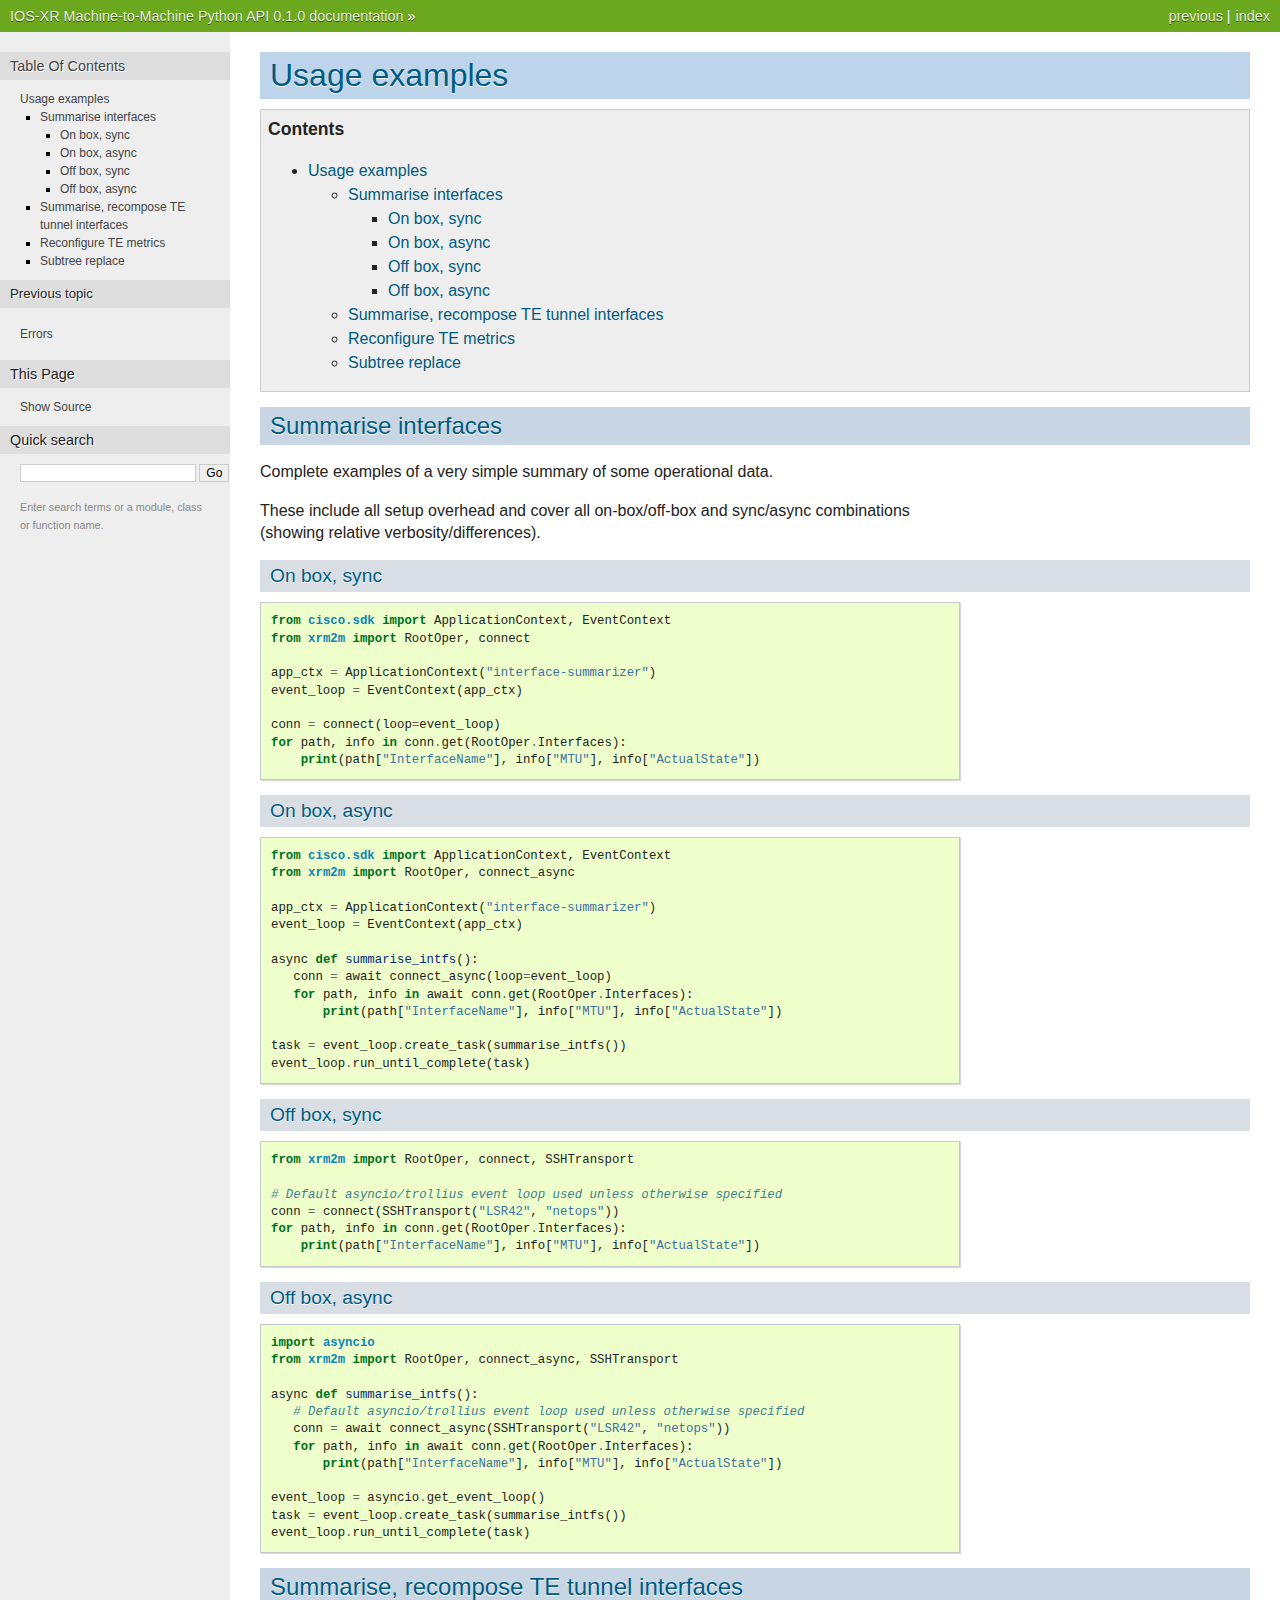
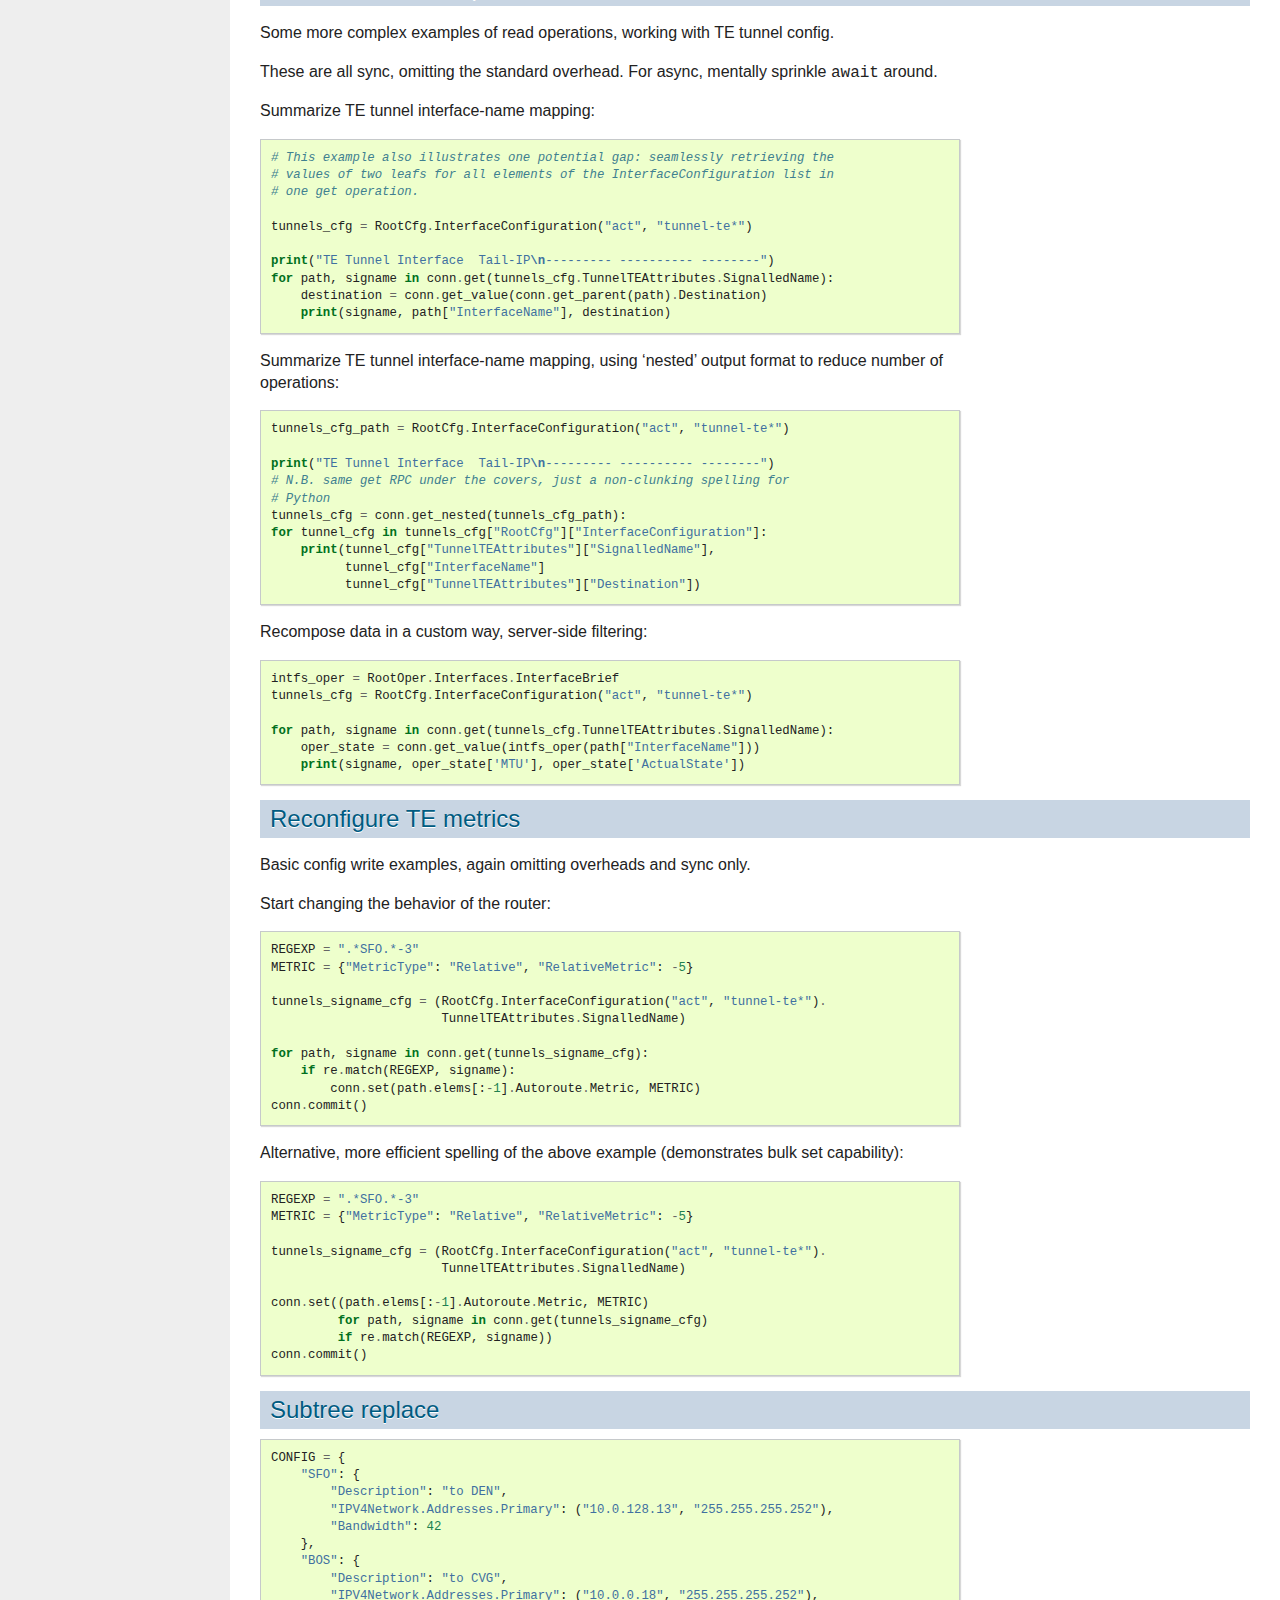
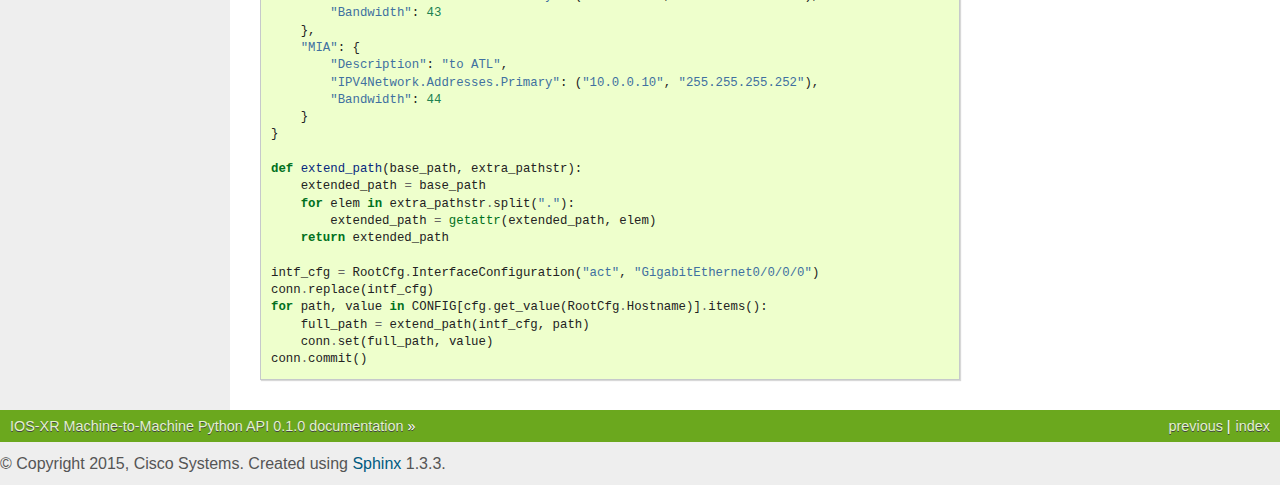
<file: doc/html/examples.html>
<!DOCTYPE html PUBLIC "-//W3C//DTD XHTML 1.0 Transitional//EN"
  "http://www.w3.org/TR/xhtml1/DTD/xhtml1-transitional.dtd">


<html xmlns="http://www.w3.org/1999/xhtml">
  <head>
    <meta http-equiv="Content-Type" content="text/html; charset=utf-8" />
    
    <title>Usage examples &mdash; IOS-XR Machine-to-Machine Python API 0.1.0 documentation</title>
    
    <link rel="stylesheet" href="_static/m2m.css" type="text/css" />
    <link rel="stylesheet" href="_static/pygments.css" type="text/css" />
    
    <script type="text/javascript">
      var DOCUMENTATION_OPTIONS = {
        URL_ROOT:    './',
        VERSION:     '0.1.0',
        COLLAPSE_INDEX: false,
        FILE_SUFFIX: '.html',
        HAS_SOURCE:  true
      };
    </script>
    <script type="text/javascript" src="_static/jquery.js"></script>
    <script type="text/javascript" src="_static/underscore.js"></script>
    <script type="text/javascript" src="_static/doctools.js"></script>
    <link rel="top" title="IOS-XR Machine-to-Machine Python API 0.1.0 documentation" href="index.html" />
    <link rel="prev" title="Errors" href="errors.html" /> 
  </head>
  <body role="document">
    <div class="related" role="navigation" aria-label="related navigation">
      <h3>Navigation</h3>
      <ul>
        <li class="right" style="margin-right: 10px">
          <a href="genindex.html" title="General Index"
             accesskey="I">index</a></li>
        <li class="right" >
          <a href="errors.html" title="Errors"
             accesskey="P">previous</a> |</li>
        <li class="nav-item nav-item-0"><a href="index.html">IOS-XR Machine-to-Machine Python API 0.1.0 documentation</a> &raquo;</li> 
      </ul>
    </div>  

    <div class="document">
      <div class="documentwrapper">
        <div class="bodywrapper">
          <div class="body" role="main">
            
  <div class="section" id="usage-examples">
<h1><a class="toc-backref" href="#id1">Usage examples</a><a class="headerlink" href="#usage-examples" title="Permalink to this headline">¶</a></h1>
<div class="contents topic" id="contents">
<p class="topic-title first">Contents</p>
<ul class="simple">
<li><a class="reference internal" href="#usage-examples" id="id1">Usage examples</a><ul>
<li><a class="reference internal" href="#summarise-interfaces" id="id2">Summarise interfaces</a><ul>
<li><a class="reference internal" href="#on-box-sync" id="id3">On box, sync</a></li>
<li><a class="reference internal" href="#on-box-async" id="id4">On box, async</a></li>
<li><a class="reference internal" href="#off-box-sync" id="id5">Off box, sync</a></li>
<li><a class="reference internal" href="#off-box-async" id="id6">Off box, async</a></li>
</ul>
</li>
<li><a class="reference internal" href="#summarise-recompose-te-tunnel-interfaces" id="id7">Summarise, recompose TE tunnel interfaces</a></li>
<li><a class="reference internal" href="#reconfigure-te-metrics" id="id8">Reconfigure TE metrics</a></li>
<li><a class="reference internal" href="#subtree-replace" id="id9">Subtree replace</a></li>
</ul>
</li>
</ul>
</div>
<div class="section" id="summarise-interfaces">
<h2><a class="toc-backref" href="#id2">Summarise interfaces</a><a class="headerlink" href="#summarise-interfaces" title="Permalink to this headline">¶</a></h2>
<p>Complete examples of a very simple summary of some operational data.</p>
<p>These include all setup overhead and cover all on-box/off-box and sync/async
combinations (showing relative verbosity/differences).</p>
<div class="section" id="on-box-sync">
<h3><a class="toc-backref" href="#id3">On box, sync</a><a class="headerlink" href="#on-box-sync" title="Permalink to this headline">¶</a></h3>
<div class="highlight-python"><div class="highlight"><pre><span class="kn">from</span> <span class="nn">cisco.sdk</span> <span class="kn">import</span> <span class="n">ApplicationContext</span><span class="p">,</span> <span class="n">EventContext</span>
<span class="kn">from</span> <span class="nn">xrm2m</span> <span class="kn">import</span> <span class="n">RootOper</span><span class="p">,</span> <span class="n">connect</span>

<span class="n">app_ctx</span> <span class="o">=</span> <span class="n">ApplicationContext</span><span class="p">(</span><span class="s">&quot;interface-summarizer&quot;</span><span class="p">)</span>
<span class="n">event_loop</span> <span class="o">=</span> <span class="n">EventContext</span><span class="p">(</span><span class="n">app_ctx</span><span class="p">)</span>

<span class="n">conn</span> <span class="o">=</span> <span class="n">connect</span><span class="p">(</span><span class="n">loop</span><span class="o">=</span><span class="n">event_loop</span><span class="p">)</span>
<span class="k">for</span> <span class="n">path</span><span class="p">,</span> <span class="n">info</span> <span class="ow">in</span> <span class="n">conn</span><span class="o">.</span><span class="n">get</span><span class="p">(</span><span class="n">RootOper</span><span class="o">.</span><span class="n">Interfaces</span><span class="p">):</span>
    <span class="k">print</span><span class="p">(</span><span class="n">path</span><span class="p">[</span><span class="s">&quot;InterfaceName&quot;</span><span class="p">],</span> <span class="n">info</span><span class="p">[</span><span class="s">&quot;MTU&quot;</span><span class="p">],</span> <span class="n">info</span><span class="p">[</span><span class="s">&quot;ActualState&quot;</span><span class="p">])</span>
</pre></div>
</div>
</div>
<div class="section" id="on-box-async">
<h3><a class="toc-backref" href="#id4">On box, async</a><a class="headerlink" href="#on-box-async" title="Permalink to this headline">¶</a></h3>
<div class="highlight-python"><div class="highlight"><pre><span class="kn">from</span> <span class="nn">cisco.sdk</span> <span class="kn">import</span> <span class="n">ApplicationContext</span><span class="p">,</span> <span class="n">EventContext</span>
<span class="kn">from</span> <span class="nn">xrm2m</span> <span class="kn">import</span> <span class="n">RootOper</span><span class="p">,</span> <span class="n">connect_async</span>

<span class="n">app_ctx</span> <span class="o">=</span> <span class="n">ApplicationContext</span><span class="p">(</span><span class="s">&quot;interface-summarizer&quot;</span><span class="p">)</span>
<span class="n">event_loop</span> <span class="o">=</span> <span class="n">EventContext</span><span class="p">(</span><span class="n">app_ctx</span><span class="p">)</span>

<span class="n">async</span> <span class="k">def</span> <span class="nf">summarise_intfs</span><span class="p">():</span>
   <span class="n">conn</span> <span class="o">=</span> <span class="n">await</span> <span class="n">connect_async</span><span class="p">(</span><span class="n">loop</span><span class="o">=</span><span class="n">event_loop</span><span class="p">)</span>
   <span class="k">for</span> <span class="n">path</span><span class="p">,</span> <span class="n">info</span> <span class="ow">in</span> <span class="n">await</span> <span class="n">conn</span><span class="o">.</span><span class="n">get</span><span class="p">(</span><span class="n">RootOper</span><span class="o">.</span><span class="n">Interfaces</span><span class="p">):</span>
       <span class="k">print</span><span class="p">(</span><span class="n">path</span><span class="p">[</span><span class="s">&quot;InterfaceName&quot;</span><span class="p">],</span> <span class="n">info</span><span class="p">[</span><span class="s">&quot;MTU&quot;</span><span class="p">],</span> <span class="n">info</span><span class="p">[</span><span class="s">&quot;ActualState&quot;</span><span class="p">])</span>

<span class="n">task</span> <span class="o">=</span> <span class="n">event_loop</span><span class="o">.</span><span class="n">create_task</span><span class="p">(</span><span class="n">summarise_intfs</span><span class="p">())</span>
<span class="n">event_loop</span><span class="o">.</span><span class="n">run_until_complete</span><span class="p">(</span><span class="n">task</span><span class="p">)</span>
</pre></div>
</div>
</div>
<div class="section" id="off-box-sync">
<h3><a class="toc-backref" href="#id5">Off box, sync</a><a class="headerlink" href="#off-box-sync" title="Permalink to this headline">¶</a></h3>
<div class="highlight-python"><div class="highlight"><pre><span class="kn">from</span> <span class="nn">xrm2m</span> <span class="kn">import</span> <span class="n">RootOper</span><span class="p">,</span> <span class="n">connect</span><span class="p">,</span> <span class="n">SSHTransport</span>

<span class="c"># Default asyncio/trollius event loop used unless otherwise specified</span>
<span class="n">conn</span> <span class="o">=</span> <span class="n">connect</span><span class="p">(</span><span class="n">SSHTransport</span><span class="p">(</span><span class="s">&quot;LSR42&quot;</span><span class="p">,</span> <span class="s">&quot;netops&quot;</span><span class="p">))</span>
<span class="k">for</span> <span class="n">path</span><span class="p">,</span> <span class="n">info</span> <span class="ow">in</span> <span class="n">conn</span><span class="o">.</span><span class="n">get</span><span class="p">(</span><span class="n">RootOper</span><span class="o">.</span><span class="n">Interfaces</span><span class="p">):</span>
    <span class="k">print</span><span class="p">(</span><span class="n">path</span><span class="p">[</span><span class="s">&quot;InterfaceName&quot;</span><span class="p">],</span> <span class="n">info</span><span class="p">[</span><span class="s">&quot;MTU&quot;</span><span class="p">],</span> <span class="n">info</span><span class="p">[</span><span class="s">&quot;ActualState&quot;</span><span class="p">])</span>
</pre></div>
</div>
</div>
<div class="section" id="off-box-async">
<h3><a class="toc-backref" href="#id6">Off box, async</a><a class="headerlink" href="#off-box-async" title="Permalink to this headline">¶</a></h3>
<div class="highlight-python"><div class="highlight"><pre><span class="kn">import</span> <span class="nn">asyncio</span>
<span class="kn">from</span> <span class="nn">xrm2m</span> <span class="kn">import</span> <span class="n">RootOper</span><span class="p">,</span> <span class="n">connect_async</span><span class="p">,</span> <span class="n">SSHTransport</span>

<span class="n">async</span> <span class="k">def</span> <span class="nf">summarise_intfs</span><span class="p">():</span>
   <span class="c"># Default asyncio/trollius event loop used unless otherwise specified</span>
   <span class="n">conn</span> <span class="o">=</span> <span class="n">await</span> <span class="n">connect_async</span><span class="p">(</span><span class="n">SSHTransport</span><span class="p">(</span><span class="s">&quot;LSR42&quot;</span><span class="p">,</span> <span class="s">&quot;netops&quot;</span><span class="p">))</span>
   <span class="k">for</span> <span class="n">path</span><span class="p">,</span> <span class="n">info</span> <span class="ow">in</span> <span class="n">await</span> <span class="n">conn</span><span class="o">.</span><span class="n">get</span><span class="p">(</span><span class="n">RootOper</span><span class="o">.</span><span class="n">Interfaces</span><span class="p">):</span>
       <span class="k">print</span><span class="p">(</span><span class="n">path</span><span class="p">[</span><span class="s">&quot;InterfaceName&quot;</span><span class="p">],</span> <span class="n">info</span><span class="p">[</span><span class="s">&quot;MTU&quot;</span><span class="p">],</span> <span class="n">info</span><span class="p">[</span><span class="s">&quot;ActualState&quot;</span><span class="p">])</span>

<span class="n">event_loop</span> <span class="o">=</span> <span class="n">asyncio</span><span class="o">.</span><span class="n">get_event_loop</span><span class="p">()</span>
<span class="n">task</span> <span class="o">=</span> <span class="n">event_loop</span><span class="o">.</span><span class="n">create_task</span><span class="p">(</span><span class="n">summarise_intfs</span><span class="p">())</span>
<span class="n">event_loop</span><span class="o">.</span><span class="n">run_until_complete</span><span class="p">(</span><span class="n">task</span><span class="p">)</span>
</pre></div>
</div>
</div>
</div>
<div class="section" id="summarise-recompose-te-tunnel-interfaces">
<h2><a class="toc-backref" href="#id7">Summarise, recompose TE tunnel interfaces</a><a class="headerlink" href="#summarise-recompose-te-tunnel-interfaces" title="Permalink to this headline">¶</a></h2>
<p>Some more complex examples of read operations, working with TE tunnel config.</p>
<p>These are all sync, omitting the standard overhead. For async, mentally
sprinkle <cite>await</cite> around.</p>
<p>Summarize TE tunnel interface-name mapping:</p>
<div class="highlight-python"><div class="highlight"><pre><span class="c"># This example also illustrates one potential gap: seamlessly retrieving the</span>
<span class="c"># values of two leafs for all elements of the InterfaceConfiguration list in</span>
<span class="c"># one get operation.</span>

<span class="n">tunnels_cfg</span> <span class="o">=</span> <span class="n">RootCfg</span><span class="o">.</span><span class="n">InterfaceConfiguration</span><span class="p">(</span><span class="s">&quot;act&quot;</span><span class="p">,</span> <span class="s">&quot;tunnel-te*&quot;</span><span class="p">)</span>

<span class="k">print</span><span class="p">(</span><span class="s">&quot;TE Tunnel Interface  Tail-IP</span><span class="se">\n</span><span class="s">--------- ---------- --------&quot;</span><span class="p">)</span>
<span class="k">for</span> <span class="n">path</span><span class="p">,</span> <span class="n">signame</span> <span class="ow">in</span> <span class="n">conn</span><span class="o">.</span><span class="n">get</span><span class="p">(</span><span class="n">tunnels_cfg</span><span class="o">.</span><span class="n">TunnelTEAttributes</span><span class="o">.</span><span class="n">SignalledName</span><span class="p">):</span>
    <span class="n">destination</span> <span class="o">=</span> <span class="n">conn</span><span class="o">.</span><span class="n">get_value</span><span class="p">(</span><span class="n">conn</span><span class="o">.</span><span class="n">get_parent</span><span class="p">(</span><span class="n">path</span><span class="p">)</span><span class="o">.</span><span class="n">Destination</span><span class="p">)</span>
    <span class="k">print</span><span class="p">(</span><span class="n">signame</span><span class="p">,</span> <span class="n">path</span><span class="p">[</span><span class="s">&quot;InterfaceName&quot;</span><span class="p">],</span> <span class="n">destination</span><span class="p">)</span>
</pre></div>
</div>
<p>Summarize TE tunnel interface-name mapping, using &#8216;nested&#8217; output format to
reduce number of operations:</p>
<div class="highlight-python"><div class="highlight"><pre><span class="n">tunnels_cfg_path</span> <span class="o">=</span> <span class="n">RootCfg</span><span class="o">.</span><span class="n">InterfaceConfiguration</span><span class="p">(</span><span class="s">&quot;act&quot;</span><span class="p">,</span> <span class="s">&quot;tunnel-te*&quot;</span><span class="p">)</span>

<span class="k">print</span><span class="p">(</span><span class="s">&quot;TE Tunnel Interface  Tail-IP</span><span class="se">\n</span><span class="s">--------- ---------- --------&quot;</span><span class="p">)</span>
<span class="c"># N.B. same get RPC under the covers, just a non-clunking spelling for</span>
<span class="c"># Python</span>
<span class="n">tunnels_cfg</span> <span class="o">=</span> <span class="n">conn</span><span class="o">.</span><span class="n">get_nested</span><span class="p">(</span><span class="n">tunnels_cfg_path</span><span class="p">):</span>
<span class="k">for</span> <span class="n">tunnel_cfg</span> <span class="ow">in</span> <span class="n">tunnels_cfg</span><span class="p">[</span><span class="s">&quot;RootCfg&quot;</span><span class="p">][</span><span class="s">&quot;InterfaceConfiguration&quot;</span><span class="p">]:</span>
    <span class="k">print</span><span class="p">(</span><span class="n">tunnel_cfg</span><span class="p">[</span><span class="s">&quot;TunnelTEAttributes&quot;</span><span class="p">][</span><span class="s">&quot;SignalledName&quot;</span><span class="p">],</span>
          <span class="n">tunnel_cfg</span><span class="p">[</span><span class="s">&quot;InterfaceName&quot;</span><span class="p">]</span>
          <span class="n">tunnel_cfg</span><span class="p">[</span><span class="s">&quot;TunnelTEAttributes&quot;</span><span class="p">][</span><span class="s">&quot;Destination&quot;</span><span class="p">])</span>
</pre></div>
</div>
<p>Recompose data in a custom way, server-side filtering:</p>
<div class="highlight-python"><div class="highlight"><pre><span class="n">intfs_oper</span> <span class="o">=</span> <span class="n">RootOper</span><span class="o">.</span><span class="n">Interfaces</span><span class="o">.</span><span class="n">InterfaceBrief</span>
<span class="n">tunnels_cfg</span> <span class="o">=</span> <span class="n">RootCfg</span><span class="o">.</span><span class="n">InterfaceConfiguration</span><span class="p">(</span><span class="s">&quot;act&quot;</span><span class="p">,</span> <span class="s">&quot;tunnel-te*&quot;</span><span class="p">)</span>

<span class="k">for</span> <span class="n">path</span><span class="p">,</span> <span class="n">signame</span> <span class="ow">in</span> <span class="n">conn</span><span class="o">.</span><span class="n">get</span><span class="p">(</span><span class="n">tunnels_cfg</span><span class="o">.</span><span class="n">TunnelTEAttributes</span><span class="o">.</span><span class="n">SignalledName</span><span class="p">):</span>
    <span class="n">oper_state</span> <span class="o">=</span> <span class="n">conn</span><span class="o">.</span><span class="n">get_value</span><span class="p">(</span><span class="n">intfs_oper</span><span class="p">(</span><span class="n">path</span><span class="p">[</span><span class="s">&quot;InterfaceName&quot;</span><span class="p">]))</span>
    <span class="k">print</span><span class="p">(</span><span class="n">signame</span><span class="p">,</span> <span class="n">oper_state</span><span class="p">[</span><span class="s">&#39;MTU&#39;</span><span class="p">],</span> <span class="n">oper_state</span><span class="p">[</span><span class="s">&#39;ActualState&#39;</span><span class="p">])</span>
</pre></div>
</div>
</div>
<div class="section" id="reconfigure-te-metrics">
<h2><a class="toc-backref" href="#id8">Reconfigure TE metrics</a><a class="headerlink" href="#reconfigure-te-metrics" title="Permalink to this headline">¶</a></h2>
<p>Basic config write examples, again omitting overheads and sync only.</p>
<p>Start changing the behavior of the router:</p>
<div class="highlight-python"><div class="highlight"><pre><span class="n">REGEXP</span> <span class="o">=</span> <span class="s">&quot;.*SFO.*-3&quot;</span>
<span class="n">METRIC</span> <span class="o">=</span> <span class="p">{</span><span class="s">&quot;MetricType&quot;</span><span class="p">:</span> <span class="s">&quot;Relative&quot;</span><span class="p">,</span> <span class="s">&quot;RelativeMetric&quot;</span><span class="p">:</span> <span class="o">-</span><span class="mi">5</span><span class="p">}</span>

<span class="n">tunnels_signame_cfg</span> <span class="o">=</span> <span class="p">(</span><span class="n">RootCfg</span><span class="o">.</span><span class="n">InterfaceConfiguration</span><span class="p">(</span><span class="s">&quot;act&quot;</span><span class="p">,</span> <span class="s">&quot;tunnel-te*&quot;</span><span class="p">)</span><span class="o">.</span>
                       <span class="n">TunnelTEAttributes</span><span class="o">.</span><span class="n">SignalledName</span><span class="p">)</span>

<span class="k">for</span> <span class="n">path</span><span class="p">,</span> <span class="n">signame</span> <span class="ow">in</span> <span class="n">conn</span><span class="o">.</span><span class="n">get</span><span class="p">(</span><span class="n">tunnels_signame_cfg</span><span class="p">):</span>
    <span class="k">if</span> <span class="n">re</span><span class="o">.</span><span class="n">match</span><span class="p">(</span><span class="n">REGEXP</span><span class="p">,</span> <span class="n">signame</span><span class="p">):</span>
        <span class="n">conn</span><span class="o">.</span><span class="n">set</span><span class="p">(</span><span class="n">path</span><span class="o">.</span><span class="n">elems</span><span class="p">[:</span><span class="o">-</span><span class="mi">1</span><span class="p">]</span><span class="o">.</span><span class="n">Autoroute</span><span class="o">.</span><span class="n">Metric</span><span class="p">,</span> <span class="n">METRIC</span><span class="p">)</span>
<span class="n">conn</span><span class="o">.</span><span class="n">commit</span><span class="p">()</span>
</pre></div>
</div>
<p>Alternative, more efficient spelling of the above example (demonstrates bulk
set capability):</p>
<div class="highlight-python"><div class="highlight"><pre><span class="n">REGEXP</span> <span class="o">=</span> <span class="s">&quot;.*SFO.*-3&quot;</span>
<span class="n">METRIC</span> <span class="o">=</span> <span class="p">{</span><span class="s">&quot;MetricType&quot;</span><span class="p">:</span> <span class="s">&quot;Relative&quot;</span><span class="p">,</span> <span class="s">&quot;RelativeMetric&quot;</span><span class="p">:</span> <span class="o">-</span><span class="mi">5</span><span class="p">}</span>

<span class="n">tunnels_signame_cfg</span> <span class="o">=</span> <span class="p">(</span><span class="n">RootCfg</span><span class="o">.</span><span class="n">InterfaceConfiguration</span><span class="p">(</span><span class="s">&quot;act&quot;</span><span class="p">,</span> <span class="s">&quot;tunnel-te*&quot;</span><span class="p">)</span><span class="o">.</span>
                       <span class="n">TunnelTEAttributes</span><span class="o">.</span><span class="n">SignalledName</span><span class="p">)</span>

<span class="n">conn</span><span class="o">.</span><span class="n">set</span><span class="p">((</span><span class="n">path</span><span class="o">.</span><span class="n">elems</span><span class="p">[:</span><span class="o">-</span><span class="mi">1</span><span class="p">]</span><span class="o">.</span><span class="n">Autoroute</span><span class="o">.</span><span class="n">Metric</span><span class="p">,</span> <span class="n">METRIC</span><span class="p">)</span>
         <span class="k">for</span> <span class="n">path</span><span class="p">,</span> <span class="n">signame</span> <span class="ow">in</span> <span class="n">conn</span><span class="o">.</span><span class="n">get</span><span class="p">(</span><span class="n">tunnels_signame_cfg</span><span class="p">)</span>
         <span class="k">if</span> <span class="n">re</span><span class="o">.</span><span class="n">match</span><span class="p">(</span><span class="n">REGEXP</span><span class="p">,</span> <span class="n">signame</span><span class="p">))</span>
<span class="n">conn</span><span class="o">.</span><span class="n">commit</span><span class="p">()</span>
</pre></div>
</div>
</div>
<div class="section" id="subtree-replace">
<h2><a class="toc-backref" href="#id9">Subtree replace</a><a class="headerlink" href="#subtree-replace" title="Permalink to this headline">¶</a></h2>
<div class="highlight-python"><div class="highlight"><pre><span class="n">CONFIG</span> <span class="o">=</span> <span class="p">{</span>
    <span class="s">&quot;SFO&quot;</span><span class="p">:</span> <span class="p">{</span>
        <span class="s">&quot;Description&quot;</span><span class="p">:</span> <span class="s">&quot;to DEN&quot;</span><span class="p">,</span>
        <span class="s">&quot;IPV4Network.Addresses.Primary&quot;</span><span class="p">:</span> <span class="p">(</span><span class="s">&quot;10.0.128.13&quot;</span><span class="p">,</span> <span class="s">&quot;255.255.255.252&quot;</span><span class="p">),</span>
        <span class="s">&quot;Bandwidth&quot;</span><span class="p">:</span> <span class="mi">42</span>
    <span class="p">},</span>
    <span class="s">&quot;BOS&quot;</span><span class="p">:</span> <span class="p">{</span>
        <span class="s">&quot;Description&quot;</span><span class="p">:</span> <span class="s">&quot;to CVG&quot;</span><span class="p">,</span>
        <span class="s">&quot;IPV4Network.Addresses.Primary&quot;</span><span class="p">:</span> <span class="p">(</span><span class="s">&quot;10.0.0.18&quot;</span><span class="p">,</span> <span class="s">&quot;255.255.255.252&quot;</span><span class="p">),</span>
        <span class="s">&quot;Bandwidth&quot;</span><span class="p">:</span> <span class="mi">43</span>
    <span class="p">},</span>
    <span class="s">&quot;MIA&quot;</span><span class="p">:</span> <span class="p">{</span>
        <span class="s">&quot;Description&quot;</span><span class="p">:</span> <span class="s">&quot;to ATL&quot;</span><span class="p">,</span>
        <span class="s">&quot;IPV4Network.Addresses.Primary&quot;</span><span class="p">:</span> <span class="p">(</span><span class="s">&quot;10.0.0.10&quot;</span><span class="p">,</span> <span class="s">&quot;255.255.255.252&quot;</span><span class="p">),</span>
        <span class="s">&quot;Bandwidth&quot;</span><span class="p">:</span> <span class="mi">44</span>
    <span class="p">}</span>
<span class="p">}</span>

<span class="k">def</span> <span class="nf">extend_path</span><span class="p">(</span><span class="n">base_path</span><span class="p">,</span> <span class="n">extra_pathstr</span><span class="p">):</span>
    <span class="n">extended_path</span> <span class="o">=</span> <span class="n">base_path</span>
    <span class="k">for</span> <span class="n">elem</span> <span class="ow">in</span> <span class="n">extra_pathstr</span><span class="o">.</span><span class="n">split</span><span class="p">(</span><span class="s">&quot;.&quot;</span><span class="p">):</span>
        <span class="n">extended_path</span> <span class="o">=</span> <span class="nb">getattr</span><span class="p">(</span><span class="n">extended_path</span><span class="p">,</span> <span class="n">elem</span><span class="p">)</span>
    <span class="k">return</span> <span class="n">extended_path</span>

<span class="n">intf_cfg</span> <span class="o">=</span> <span class="n">RootCfg</span><span class="o">.</span><span class="n">InterfaceConfiguration</span><span class="p">(</span><span class="s">&quot;act&quot;</span><span class="p">,</span> <span class="s">&quot;GigabitEthernet0/0/0/0&quot;</span><span class="p">)</span>
<span class="n">conn</span><span class="o">.</span><span class="n">replace</span><span class="p">(</span><span class="n">intf_cfg</span><span class="p">)</span>
<span class="k">for</span> <span class="n">path</span><span class="p">,</span> <span class="n">value</span> <span class="ow">in</span> <span class="n">CONFIG</span><span class="p">[</span><span class="n">cfg</span><span class="o">.</span><span class="n">get_value</span><span class="p">(</span><span class="n">RootCfg</span><span class="o">.</span><span class="n">Hostname</span><span class="p">)]</span><span class="o">.</span><span class="n">items</span><span class="p">():</span>
    <span class="n">full_path</span> <span class="o">=</span> <span class="n">extend_path</span><span class="p">(</span><span class="n">intf_cfg</span><span class="p">,</span> <span class="n">path</span><span class="p">)</span>
    <span class="n">conn</span><span class="o">.</span><span class="n">set</span><span class="p">(</span><span class="n">full_path</span><span class="p">,</span> <span class="n">value</span><span class="p">)</span>
<span class="n">conn</span><span class="o">.</span><span class="n">commit</span><span class="p">()</span>
</pre></div>
</div>
</div>
</div>


          </div>
        </div>
      </div>
      <div class="sphinxsidebar" role="navigation" aria-label="main navigation">
        <div class="sphinxsidebarwrapper">
  <h3><a href="index.html">Table Of Contents</a></h3>
  <ul>
<li><a class="reference internal" href="#">Usage examples</a><ul>
<li><a class="reference internal" href="#summarise-interfaces">Summarise interfaces</a><ul>
<li><a class="reference internal" href="#on-box-sync">On box, sync</a></li>
<li><a class="reference internal" href="#on-box-async">On box, async</a></li>
<li><a class="reference internal" href="#off-box-sync">Off box, sync</a></li>
<li><a class="reference internal" href="#off-box-async">Off box, async</a></li>
</ul>
</li>
<li><a class="reference internal" href="#summarise-recompose-te-tunnel-interfaces">Summarise, recompose TE tunnel interfaces</a></li>
<li><a class="reference internal" href="#reconfigure-te-metrics">Reconfigure TE metrics</a></li>
<li><a class="reference internal" href="#subtree-replace">Subtree replace</a></li>
</ul>
</li>
</ul>

  <h4>Previous topic</h4>
  <p class="topless"><a href="errors.html"
                        title="previous chapter">Errors</a></p>
  <div role="note" aria-label="source link">
    <h3>This Page</h3>
    <ul class="this-page-menu">
      <li><a href="_sources/examples.txt"
            rel="nofollow">Show Source</a></li>
    </ul>
   </div>
<div id="searchbox" style="display: none" role="search">
  <h3>Quick search</h3>
    <form class="search" action="search.html" method="get">
      <input type="text" name="q" />
      <input type="submit" value="Go" />
      <input type="hidden" name="check_keywords" value="yes" />
      <input type="hidden" name="area" value="default" />
    </form>
    <p class="searchtip" style="font-size: 90%">
    Enter search terms or a module, class or function name.
    </p>
</div>
<script type="text/javascript">$('#searchbox').show(0);</script>
        </div>
      </div>
      <div class="clearer"></div>
    </div>
    <div class="related" role="navigation" aria-label="related navigation">
      <h3>Navigation</h3>
      <ul>
        <li class="right" style="margin-right: 10px">
          <a href="genindex.html" title="General Index"
             >index</a></li>
        <li class="right" >
          <a href="errors.html" title="Errors"
             >previous</a> |</li>
        <li class="nav-item nav-item-0"><a href="index.html">IOS-XR Machine-to-Machine Python API 0.1.0 documentation</a> &raquo;</li> 
      </ul>
    </div>
    <div class="footer" role="contentinfo">
        &copy; Copyright 2015, Cisco Systems.
      Created using <a href="http://sphinx-doc.org/">Sphinx</a> 1.3.3.
    </div>
  </body>
</html>
</file>
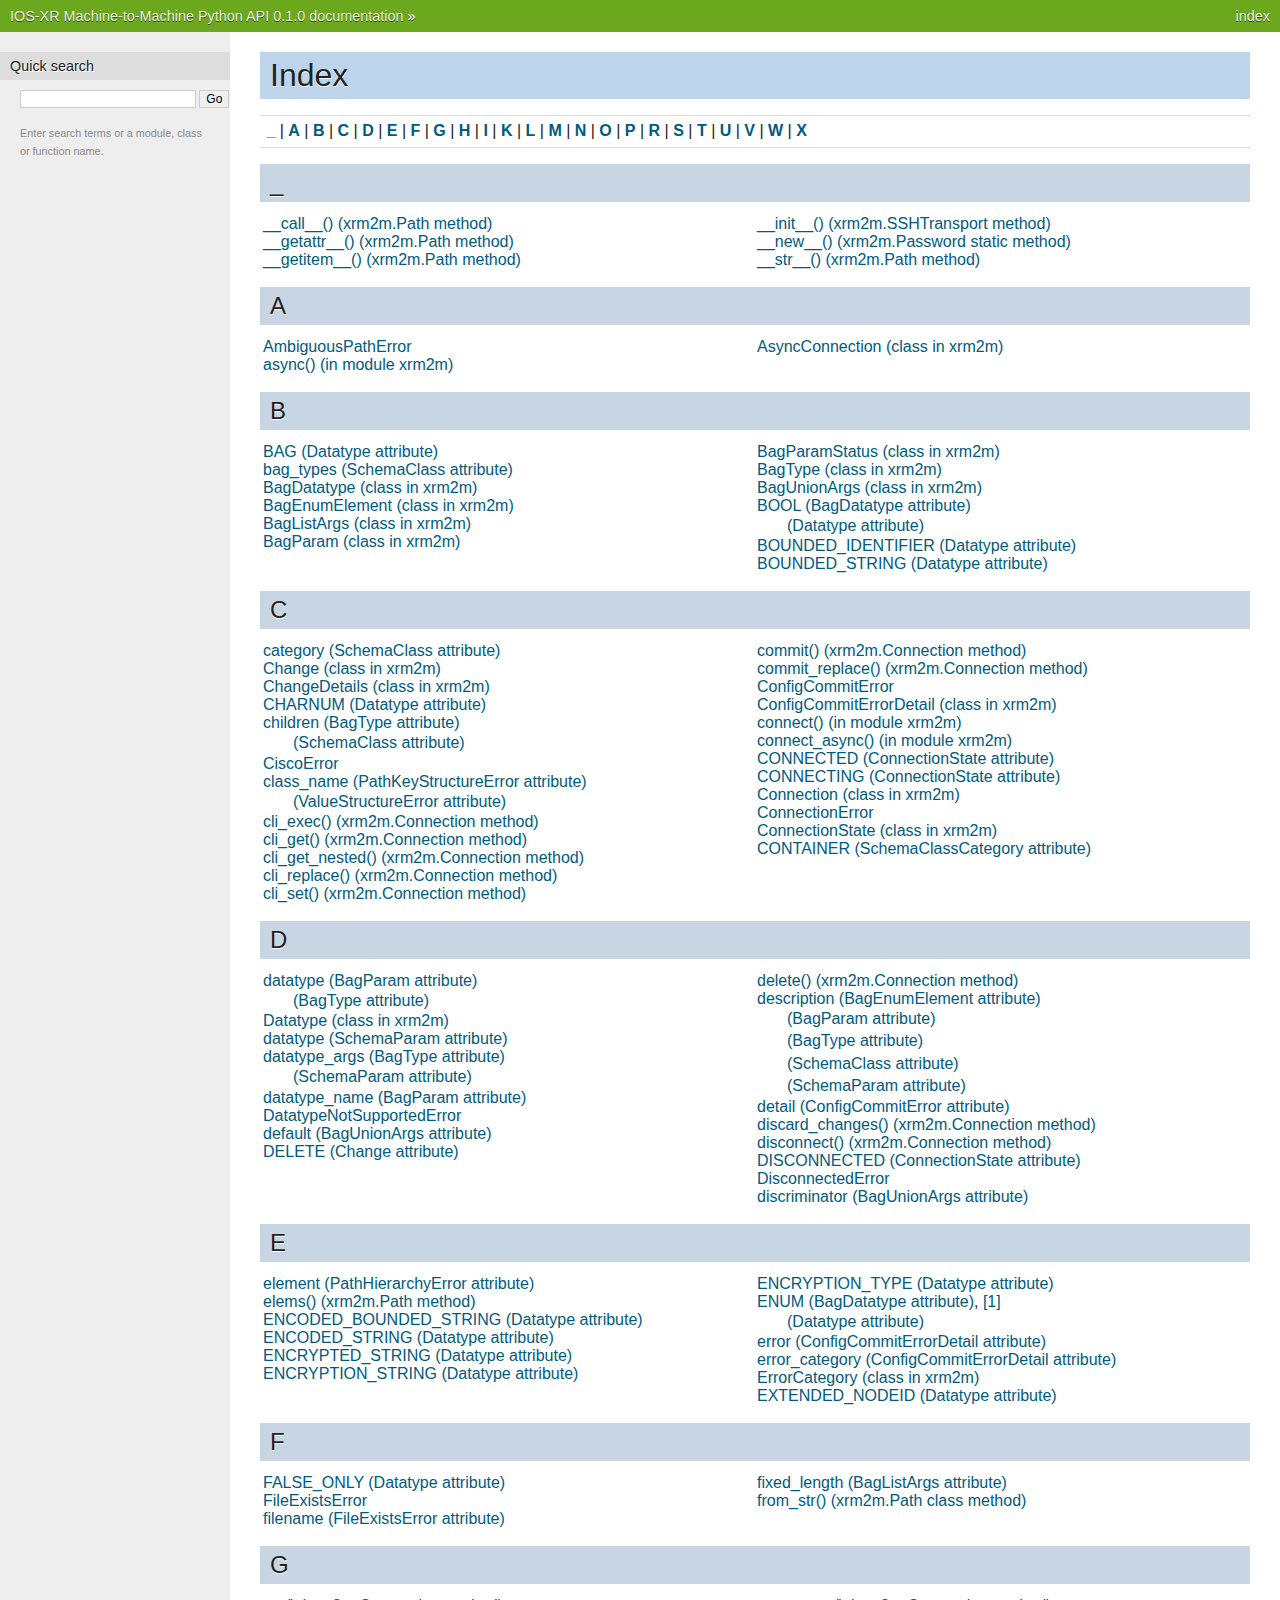
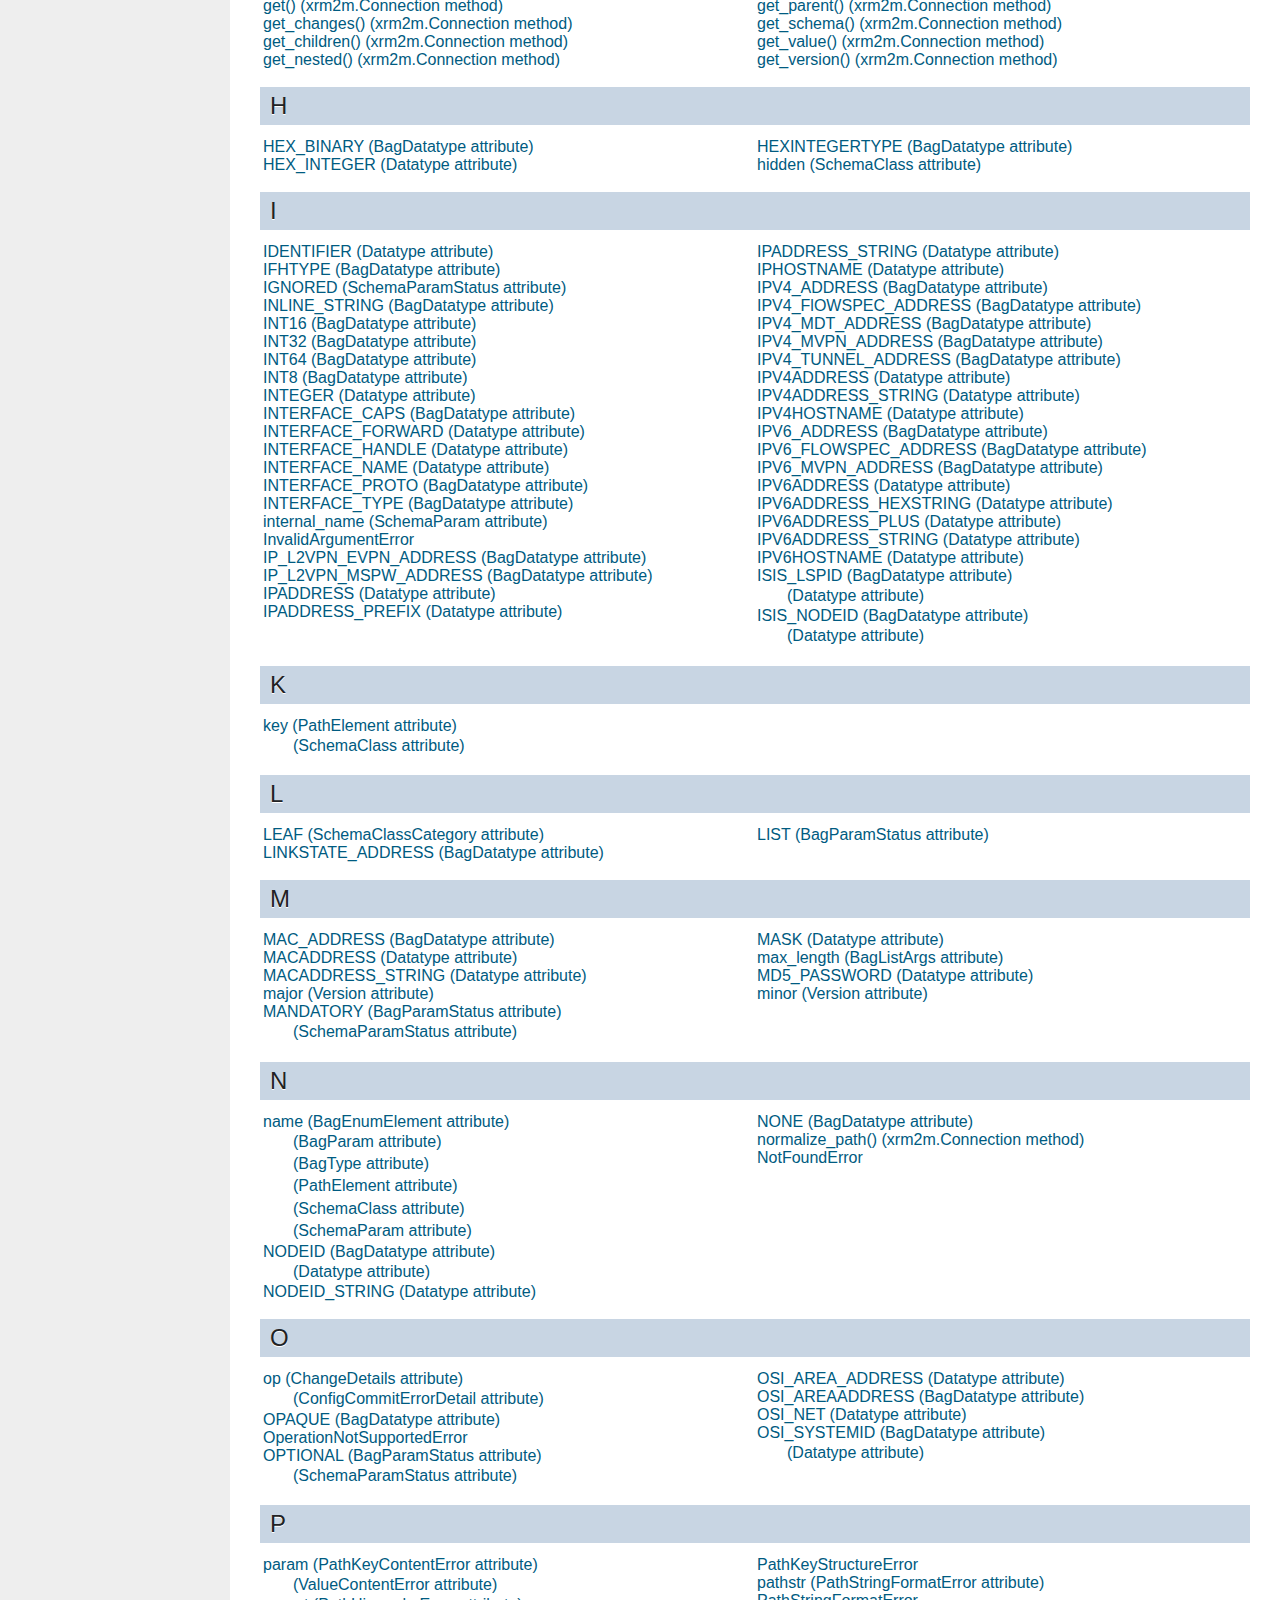
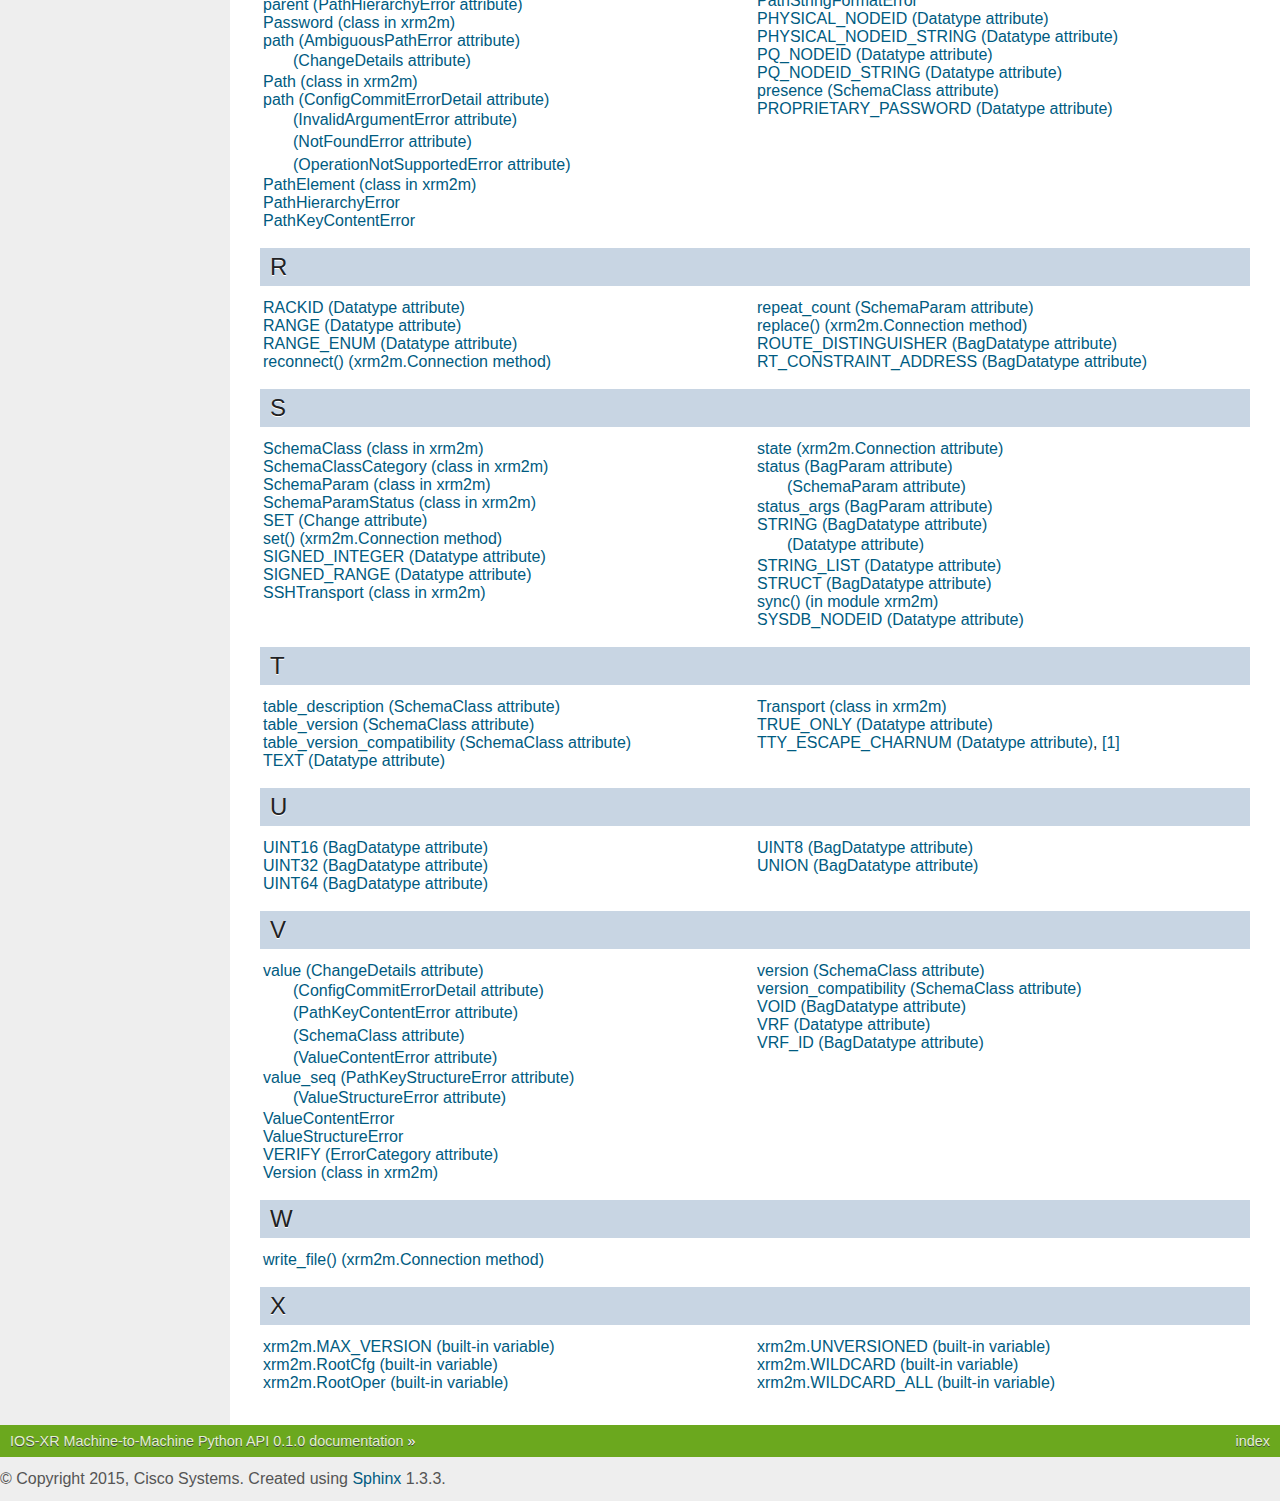
<file: doc/html/genindex.html>
<!DOCTYPE html PUBLIC "-//W3C//DTD XHTML 1.0 Transitional//EN"
  "http://www.w3.org/TR/xhtml1/DTD/xhtml1-transitional.dtd">


<html xmlns="http://www.w3.org/1999/xhtml">
  <head>
    <meta http-equiv="Content-Type" content="text/html; charset=utf-8" />
    
    <title>Index &mdash; IOS-XR Machine-to-Machine Python API 0.1.0 documentation</title>
    
    <link rel="stylesheet" href="_static/m2m.css" type="text/css" />
    <link rel="stylesheet" href="_static/pygments.css" type="text/css" />
    
    <script type="text/javascript">
      var DOCUMENTATION_OPTIONS = {
        URL_ROOT:    './',
        VERSION:     '0.1.0',
        COLLAPSE_INDEX: false,
        FILE_SUFFIX: '.html',
        HAS_SOURCE:  true
      };
    </script>
    <script type="text/javascript" src="_static/jquery.js"></script>
    <script type="text/javascript" src="_static/underscore.js"></script>
    <script type="text/javascript" src="_static/doctools.js"></script>
    <link rel="top" title="IOS-XR Machine-to-Machine Python API 0.1.0 documentation" href="index.html" /> 
  </head>
  <body role="document">
    <div class="related" role="navigation" aria-label="related navigation">
      <h3>Navigation</h3>
      <ul>
        <li class="right" style="margin-right: 10px">
          <a href="#" title="General Index"
             accesskey="I">index</a></li>
        <li class="nav-item nav-item-0"><a href="index.html">IOS-XR Machine-to-Machine Python API 0.1.0 documentation</a> &raquo;</li> 
      </ul>
    </div>  

    <div class="document">
      <div class="documentwrapper">
        <div class="bodywrapper">
          <div class="body" role="main">
            

<h1 id="index">Index</h1>

<div class="genindex-jumpbox">
 <a href="#_"><strong>_</strong></a>
 | <a href="#A"><strong>A</strong></a>
 | <a href="#B"><strong>B</strong></a>
 | <a href="#C"><strong>C</strong></a>
 | <a href="#D"><strong>D</strong></a>
 | <a href="#E"><strong>E</strong></a>
 | <a href="#F"><strong>F</strong></a>
 | <a href="#G"><strong>G</strong></a>
 | <a href="#H"><strong>H</strong></a>
 | <a href="#I"><strong>I</strong></a>
 | <a href="#K"><strong>K</strong></a>
 | <a href="#L"><strong>L</strong></a>
 | <a href="#M"><strong>M</strong></a>
 | <a href="#N"><strong>N</strong></a>
 | <a href="#O"><strong>O</strong></a>
 | <a href="#P"><strong>P</strong></a>
 | <a href="#R"><strong>R</strong></a>
 | <a href="#S"><strong>S</strong></a>
 | <a href="#T"><strong>T</strong></a>
 | <a href="#U"><strong>U</strong></a>
 | <a href="#V"><strong>V</strong></a>
 | <a href="#W"><strong>W</strong></a>
 | <a href="#X"><strong>X</strong></a>
 
</div>
<h2 id="_">_</h2>
<table style="width: 100%" class="indextable genindextable"><tr>
  <td style="width: 33%" valign="top"><dl>
      
  <dt><a href="dataobj.html#xrm2m.Path.__call__">__call__() (xrm2m.Path method)</a>
  </dt>

      
  <dt><a href="dataobj.html#xrm2m.Path.__getattr__">__getattr__() (xrm2m.Path method)</a>
  </dt>

      
  <dt><a href="dataobj.html#xrm2m.Path.__getitem__">__getitem__() (xrm2m.Path method)</a>
  </dt>

  </dl></td>
  <td style="width: 33%" valign="top"><dl>
      
  <dt><a href="conn.html#xrm2m.SSHTransport.__init__">__init__() (xrm2m.SSHTransport method)</a>
  </dt>

      
  <dt><a href="dataobj.html#xrm2m.Password.__new__">__new__() (xrm2m.Password static method)</a>
  </dt>

      
  <dt><a href="dataobj.html#xrm2m.Path.__str__">__str__() (xrm2m.Path method)</a>
  </dt>

  </dl></td>
</tr></table>

<h2 id="A">A</h2>
<table style="width: 100%" class="indextable genindextable"><tr>
  <td style="width: 33%" valign="top"><dl>
      
  <dt><a href="errors.html#xrm2m.AmbiguousPathError">AmbiguousPathError</a>
  </dt>

      
  <dt><a href="conn.html#xrm2m.async">async() (in module xrm2m)</a>
  </dt>

  </dl></td>
  <td style="width: 33%" valign="top"><dl>
      
  <dt><a href="conn.html#xrm2m.AsyncConnection">AsyncConnection (class in xrm2m)</a>
  </dt>

  </dl></td>
</tr></table>

<h2 id="B">B</h2>
<table style="width: 100%" class="indextable genindextable"><tr>
  <td style="width: 33%" valign="top"><dl>
      
  <dt><a href="schema.html#Datatype.BAG">BAG (Datatype attribute)</a>
  </dt>

      
  <dt><a href="schema.html#SchemaClass.bag_types">bag_types (SchemaClass attribute)</a>
  </dt>

      
  <dt><a href="schema.html#xrm2m.BagDatatype">BagDatatype (class in xrm2m)</a>
  </dt>

      
  <dt><a href="schema.html#xrm2m.BagEnumElement">BagEnumElement (class in xrm2m)</a>
  </dt>

      
  <dt><a href="schema.html#xrm2m.BagListArgs">BagListArgs (class in xrm2m)</a>
  </dt>

      
  <dt><a href="schema.html#xrm2m.BagParam">BagParam (class in xrm2m)</a>
  </dt>

  </dl></td>
  <td style="width: 33%" valign="top"><dl>
      
  <dt><a href="schema.html#xrm2m.BagParamStatus">BagParamStatus (class in xrm2m)</a>
  </dt>

      
  <dt><a href="schema.html#xrm2m.BagType">BagType (class in xrm2m)</a>
  </dt>

      
  <dt><a href="schema.html#xrm2m.BagUnionArgs">BagUnionArgs (class in xrm2m)</a>
  </dt>

      
  <dt><a href="schema.html#BagDatatype.BOOL">BOOL (BagDatatype attribute)</a>
  </dt>

      <dd><dl>
        
  <dt><a href="schema.html#Datatype.BOOL">(Datatype attribute)</a>
  </dt>

      </dl></dd>
      
  <dt><a href="schema.html#Datatype.BOUNDED_IDENTIFIER">BOUNDED_IDENTIFIER (Datatype attribute)</a>
  </dt>

      
  <dt><a href="schema.html#Datatype.BOUNDED_STRING">BOUNDED_STRING (Datatype attribute)</a>
  </dt>

  </dl></td>
</tr></table>

<h2 id="C">C</h2>
<table style="width: 100%" class="indextable genindextable"><tr>
  <td style="width: 33%" valign="top"><dl>
      
  <dt><a href="schema.html#SchemaClass.category">category (SchemaClass attribute)</a>
  </dt>

      
  <dt><a href="conn.html#xrm2m.Change">Change (class in xrm2m)</a>
  </dt>

      
  <dt><a href="conn.html#xrm2m.ChangeDetails">ChangeDetails (class in xrm2m)</a>
  </dt>

      
  <dt><a href="schema.html#Datatype.CHARNUM">CHARNUM (Datatype attribute)</a>
  </dt>

      
  <dt><a href="schema.html#BagType.children">children (BagType attribute)</a>
  </dt>

      <dd><dl>
        
  <dt><a href="schema.html#SchemaClass.children">(SchemaClass attribute)</a>
  </dt>

      </dl></dd>
      
  <dt><a href="errors.html#xrm2m.CiscoError">CiscoError</a>
  </dt>

      
  <dt><a href="errors.html#PathKeyStructureError.class_name">class_name (PathKeyStructureError attribute)</a>
  </dt>

      <dd><dl>
        
  <dt><a href="errors.html#ValueStructureError.class_name">(ValueStructureError attribute)</a>
  </dt>

      </dl></dd>
      
  <dt><a href="conn.html#xrm2m.Connection.cli_exec">cli_exec() (xrm2m.Connection method)</a>
  </dt>

      
  <dt><a href="conn.html#xrm2m.Connection.cli_get">cli_get() (xrm2m.Connection method)</a>
  </dt>

      
  <dt><a href="conn.html#xrm2m.Connection.cli_get_nested">cli_get_nested() (xrm2m.Connection method)</a>
  </dt>

      
  <dt><a href="conn.html#xrm2m.Connection.cli_replace">cli_replace() (xrm2m.Connection method)</a>
  </dt>

      
  <dt><a href="conn.html#xrm2m.Connection.cli_set">cli_set() (xrm2m.Connection method)</a>
  </dt>

  </dl></td>
  <td style="width: 33%" valign="top"><dl>
      
  <dt><a href="conn.html#xrm2m.Connection.commit">commit() (xrm2m.Connection method)</a>
  </dt>

      
  <dt><a href="conn.html#xrm2m.Connection.commit_replace">commit_replace() (xrm2m.Connection method)</a>
  </dt>

      
  <dt><a href="errors.html#xrm2m.ConfigCommitError">ConfigCommitError</a>
  </dt>

      
  <dt><a href="errors.html#xrm2m.ConfigCommitErrorDetail">ConfigCommitErrorDetail (class in xrm2m)</a>
  </dt>

      
  <dt><a href="conn.html#xrm2m.connect">connect() (in module xrm2m)</a>
  </dt>

      
  <dt><a href="conn.html#xrm2m.connect_async">connect_async() (in module xrm2m)</a>
  </dt>

      
  <dt><a href="conn.html#ConnectionState.CONNECTED">CONNECTED (ConnectionState attribute)</a>
  </dt>

      
  <dt><a href="conn.html#ConnectionState.CONNECTING">CONNECTING (ConnectionState attribute)</a>
  </dt>

      
  <dt><a href="conn.html#xrm2m.Connection">Connection (class in xrm2m)</a>
  </dt>

      
  <dt><a href="errors.html#xrm2m.ConnectionError">ConnectionError</a>
  </dt>

      
  <dt><a href="conn.html#xrm2m.ConnectionState">ConnectionState (class in xrm2m)</a>
  </dt>

      
  <dt><a href="schema.html#SchemaClassCategory.CONTAINER">CONTAINER (SchemaClassCategory attribute)</a>
  </dt>

  </dl></td>
</tr></table>

<h2 id="D">D</h2>
<table style="width: 100%" class="indextable genindextable"><tr>
  <td style="width: 33%" valign="top"><dl>
      
  <dt><a href="schema.html#BagParam.datatype">datatype (BagParam attribute)</a>
  </dt>

      <dd><dl>
        
  <dt><a href="schema.html#BagType.datatype">(BagType attribute)</a>
  </dt>

      </dl></dd>
      
  <dt><a href="schema.html#xrm2m.Datatype">Datatype (class in xrm2m)</a>
  </dt>

      
  <dt><a href="schema.html#SchemaParam.datatype">datatype (SchemaParam attribute)</a>
  </dt>

      
  <dt><a href="schema.html#BagType.datatype_args">datatype_args (BagType attribute)</a>
  </dt>

      <dd><dl>
        
  <dt><a href="schema.html#SchemaParam.datatype_args">(SchemaParam attribute)</a>
  </dt>

      </dl></dd>
      
  <dt><a href="schema.html#BagParam.datatype_name">datatype_name (BagParam attribute)</a>
  </dt>

      
  <dt><a href="errors.html#xrm2m.DatatypeNotSupportedError">DatatypeNotSupportedError</a>
  </dt>

      
  <dt><a href="schema.html#BagUnionArgs.default">default (BagUnionArgs attribute)</a>
  </dt>

      
  <dt><a href="conn.html#Change.DELETE">DELETE (Change attribute)</a>
  </dt>

  </dl></td>
  <td style="width: 33%" valign="top"><dl>
      
  <dt><a href="conn.html#xrm2m.Connection.delete">delete() (xrm2m.Connection method)</a>
  </dt>

      
  <dt><a href="schema.html#BagEnumElement.description">description (BagEnumElement attribute)</a>
  </dt>

      <dd><dl>
        
  <dt><a href="schema.html#BagParam.description">(BagParam attribute)</a>
  </dt>

        
  <dt><a href="schema.html#BagType.description">(BagType attribute)</a>
  </dt>

        
  <dt><a href="schema.html#SchemaClass.description">(SchemaClass attribute)</a>
  </dt>

        
  <dt><a href="schema.html#SchemaParam.description">(SchemaParam attribute)</a>
  </dt>

      </dl></dd>
      
  <dt><a href="errors.html#ConfigCommitError.detail">detail (ConfigCommitError attribute)</a>
  </dt>

      
  <dt><a href="conn.html#xrm2m.Connection.discard_changes">discard_changes() (xrm2m.Connection method)</a>
  </dt>

      
  <dt><a href="conn.html#xrm2m.Connection.disconnect">disconnect() (xrm2m.Connection method)</a>
  </dt>

      
  <dt><a href="conn.html#ConnectionState.DISCONNECTED">DISCONNECTED (ConnectionState attribute)</a>
  </dt>

      
  <dt><a href="errors.html#xrm2m.DisconnectedError">DisconnectedError</a>
  </dt>

      
  <dt><a href="schema.html#BagUnionArgs.discriminator">discriminator (BagUnionArgs attribute)</a>
  </dt>

  </dl></td>
</tr></table>

<h2 id="E">E</h2>
<table style="width: 100%" class="indextable genindextable"><tr>
  <td style="width: 33%" valign="top"><dl>
      
  <dt><a href="errors.html#PathHierarchyError.element">element (PathHierarchyError attribute)</a>
  </dt>

      
  <dt><a href="dataobj.html#xrm2m.Path.elems">elems() (xrm2m.Path method)</a>
  </dt>

      
  <dt><a href="schema.html#Datatype.ENCODED_BOUNDED_STRING">ENCODED_BOUNDED_STRING (Datatype attribute)</a>
  </dt>

      
  <dt><a href="schema.html#Datatype.ENCODED_STRING">ENCODED_STRING (Datatype attribute)</a>
  </dt>

      
  <dt><a href="schema.html#Datatype.ENCRYPTED_STRING">ENCRYPTED_STRING (Datatype attribute)</a>
  </dt>

      
  <dt><a href="schema.html#Datatype.ENCRYPTION_STRING">ENCRYPTION_STRING (Datatype attribute)</a>
  </dt>

  </dl></td>
  <td style="width: 33%" valign="top"><dl>
      
  <dt><a href="schema.html#Datatype.ENCRYPTION_TYPE">ENCRYPTION_TYPE (Datatype attribute)</a>
  </dt>

      
  <dt><a href="schema.html#BagDatatype.ENUM">ENUM (BagDatatype attribute)</a>, <a href="schema.html#BagDatatype.ENUM">[1]</a>
  </dt>

      <dd><dl>
        
  <dt><a href="schema.html#Datatype.ENUM">(Datatype attribute)</a>
  </dt>

      </dl></dd>
      
  <dt><a href="errors.html#ConfigCommitErrorDetail.error">error (ConfigCommitErrorDetail attribute)</a>
  </dt>

      
  <dt><a href="errors.html#ConfigCommitErrorDetail.error_category">error_category (ConfigCommitErrorDetail attribute)</a>
  </dt>

      
  <dt><a href="errors.html#xrm2m.ErrorCategory">ErrorCategory (class in xrm2m)</a>
  </dt>

      
  <dt><a href="schema.html#Datatype.EXTENDED_NODEID">EXTENDED_NODEID (Datatype attribute)</a>
  </dt>

  </dl></td>
</tr></table>

<h2 id="F">F</h2>
<table style="width: 100%" class="indextable genindextable"><tr>
  <td style="width: 33%" valign="top"><dl>
      
  <dt><a href="schema.html#Datatype.FALSE_ONLY">FALSE_ONLY (Datatype attribute)</a>
  </dt>

      
  <dt><a href="errors.html#xrm2m.FileExistsError">FileExistsError</a>
  </dt>

      
  <dt><a href="errors.html#FileExistsError.filename">filename (FileExistsError attribute)</a>
  </dt>

  </dl></td>
  <td style="width: 33%" valign="top"><dl>
      
  <dt><a href="schema.html#BagListArgs.fixed_length">fixed_length (BagListArgs attribute)</a>
  </dt>

      
  <dt><a href="dataobj.html#xrm2m.Path.from_str">from_str() (xrm2m.Path class method)</a>
  </dt>

  </dl></td>
</tr></table>

<h2 id="G">G</h2>
<table style="width: 100%" class="indextable genindextable"><tr>
  <td style="width: 33%" valign="top"><dl>
      
  <dt><a href="conn.html#xrm2m.Connection.get">get() (xrm2m.Connection method)</a>
  </dt>

      
  <dt><a href="conn.html#xrm2m.Connection.get_changes">get_changes() (xrm2m.Connection method)</a>
  </dt>

      
  <dt><a href="conn.html#xrm2m.Connection.get_children">get_children() (xrm2m.Connection method)</a>
  </dt>

      
  <dt><a href="conn.html#xrm2m.Connection.get_nested">get_nested() (xrm2m.Connection method)</a>
  </dt>

  </dl></td>
  <td style="width: 33%" valign="top"><dl>
      
  <dt><a href="conn.html#xrm2m.Connection.get_parent">get_parent() (xrm2m.Connection method)</a>
  </dt>

      
  <dt><a href="conn.html#xrm2m.Connection.get_schema">get_schema() (xrm2m.Connection method)</a>
  </dt>

      
  <dt><a href="conn.html#xrm2m.Connection.get_value">get_value() (xrm2m.Connection method)</a>
  </dt>

      
  <dt><a href="conn.html#xrm2m.Connection.get_version">get_version() (xrm2m.Connection method)</a>
  </dt>

  </dl></td>
</tr></table>

<h2 id="H">H</h2>
<table style="width: 100%" class="indextable genindextable"><tr>
  <td style="width: 33%" valign="top"><dl>
      
  <dt><a href="schema.html#BagDatatype.HEX_BINARY">HEX_BINARY (BagDatatype attribute)</a>
  </dt>

      
  <dt><a href="schema.html#Datatype.HEX_INTEGER">HEX_INTEGER (Datatype attribute)</a>
  </dt>

  </dl></td>
  <td style="width: 33%" valign="top"><dl>
      
  <dt><a href="schema.html#BagDatatype.HEXINTEGERTYPE">HEXINTEGERTYPE (BagDatatype attribute)</a>
  </dt>

      
  <dt><a href="schema.html#SchemaClass.hidden">hidden (SchemaClass attribute)</a>
  </dt>

  </dl></td>
</tr></table>

<h2 id="I">I</h2>
<table style="width: 100%" class="indextable genindextable"><tr>
  <td style="width: 33%" valign="top"><dl>
      
  <dt><a href="schema.html#Datatype.IDENTIFIER">IDENTIFIER (Datatype attribute)</a>
  </dt>

      
  <dt><a href="schema.html#BagDatatype.IFHTYPE">IFHTYPE (BagDatatype attribute)</a>
  </dt>

      
  <dt><a href="schema.html#SchemaParamStatus.IGNORED">IGNORED (SchemaParamStatus attribute)</a>
  </dt>

      
  <dt><a href="schema.html#BagDatatype.INLINE_STRING">INLINE_STRING (BagDatatype attribute)</a>
  </dt>

      
  <dt><a href="schema.html#BagDatatype.INT16">INT16 (BagDatatype attribute)</a>
  </dt>

      
  <dt><a href="schema.html#BagDatatype.INT32">INT32 (BagDatatype attribute)</a>
  </dt>

      
  <dt><a href="schema.html#BagDatatype.INT64">INT64 (BagDatatype attribute)</a>
  </dt>

      
  <dt><a href="schema.html#BagDatatype.INT8">INT8 (BagDatatype attribute)</a>
  </dt>

      
  <dt><a href="schema.html#Datatype.INTEGER">INTEGER (Datatype attribute)</a>
  </dt>

      
  <dt><a href="schema.html#BagDatatype.INTERFACE_CAPS">INTERFACE_CAPS (BagDatatype attribute)</a>
  </dt>

      
  <dt><a href="schema.html#Datatype.INTERFACE_FORWARD">INTERFACE_FORWARD (Datatype attribute)</a>
  </dt>

      
  <dt><a href="schema.html#Datatype.INTERFACE_HANDLE">INTERFACE_HANDLE (Datatype attribute)</a>
  </dt>

      
  <dt><a href="schema.html#Datatype.INTERFACE_NAME">INTERFACE_NAME (Datatype attribute)</a>
  </dt>

      
  <dt><a href="schema.html#BagDatatype.INTERFACE_PROTO">INTERFACE_PROTO (BagDatatype attribute)</a>
  </dt>

      
  <dt><a href="schema.html#BagDatatype.INTERFACE_TYPE">INTERFACE_TYPE (BagDatatype attribute)</a>
  </dt>

      
  <dt><a href="schema.html#SchemaParam.internal_name">internal_name (SchemaParam attribute)</a>
  </dt>

      
  <dt><a href="errors.html#xrm2m.InvalidArgumentError">InvalidArgumentError</a>
  </dt>

      
  <dt><a href="schema.html#BagDatatype.IP_L2VPN_EVPN_ADDRESS">IP_L2VPN_EVPN_ADDRESS (BagDatatype attribute)</a>
  </dt>

      
  <dt><a href="schema.html#BagDatatype.IP_L2VPN_MSPW_ADDRESS">IP_L2VPN_MSPW_ADDRESS (BagDatatype attribute)</a>
  </dt>

      
  <dt><a href="schema.html#Datatype.IPADDRESS">IPADDRESS (Datatype attribute)</a>
  </dt>

      
  <dt><a href="schema.html#Datatype.IPADDRESS_PREFIX">IPADDRESS_PREFIX (Datatype attribute)</a>
  </dt>

  </dl></td>
  <td style="width: 33%" valign="top"><dl>
      
  <dt><a href="schema.html#Datatype.IPADDRESS_STRING">IPADDRESS_STRING (Datatype attribute)</a>
  </dt>

      
  <dt><a href="schema.html#Datatype.IPHOSTNAME">IPHOSTNAME (Datatype attribute)</a>
  </dt>

      
  <dt><a href="schema.html#BagDatatype.IPV4_ADDRESS">IPV4_ADDRESS (BagDatatype attribute)</a>
  </dt>

      
  <dt><a href="schema.html#BagDatatype.IPV4_FlOWSPEC_ADDRESS">IPV4_FlOWSPEC_ADDRESS (BagDatatype attribute)</a>
  </dt>

      
  <dt><a href="schema.html#BagDatatype.IPV4_MDT_ADDRESS">IPV4_MDT_ADDRESS (BagDatatype attribute)</a>
  </dt>

      
  <dt><a href="schema.html#BagDatatype.IPV4_MVPN_ADDRESS">IPV4_MVPN_ADDRESS (BagDatatype attribute)</a>
  </dt>

      
  <dt><a href="schema.html#BagDatatype.IPV4_TUNNEL_ADDRESS">IPV4_TUNNEL_ADDRESS (BagDatatype attribute)</a>
  </dt>

      
  <dt><a href="schema.html#Datatype.IPV4ADDRESS">IPV4ADDRESS (Datatype attribute)</a>
  </dt>

      
  <dt><a href="schema.html#Datatype.IPV4ADDRESS_STRING">IPV4ADDRESS_STRING (Datatype attribute)</a>
  </dt>

      
  <dt><a href="schema.html#Datatype.IPV4HOSTNAME">IPV4HOSTNAME (Datatype attribute)</a>
  </dt>

      
  <dt><a href="schema.html#BagDatatype.IPV6_ADDRESS">IPV6_ADDRESS (BagDatatype attribute)</a>
  </dt>

      
  <dt><a href="schema.html#BagDatatype.IPV6_FLOWSPEC_ADDRESS">IPV6_FLOWSPEC_ADDRESS (BagDatatype attribute)</a>
  </dt>

      
  <dt><a href="schema.html#BagDatatype.IPV6_MVPN_ADDRESS">IPV6_MVPN_ADDRESS (BagDatatype attribute)</a>
  </dt>

      
  <dt><a href="schema.html#Datatype.IPV6ADDRESS">IPV6ADDRESS (Datatype attribute)</a>
  </dt>

      
  <dt><a href="schema.html#Datatype.IPV6ADDRESS_HEXSTRING">IPV6ADDRESS_HEXSTRING (Datatype attribute)</a>
  </dt>

      
  <dt><a href="schema.html#Datatype.IPV6ADDRESS_PLUS">IPV6ADDRESS_PLUS (Datatype attribute)</a>
  </dt>

      
  <dt><a href="schema.html#Datatype.IPV6ADDRESS_STRING">IPV6ADDRESS_STRING (Datatype attribute)</a>
  </dt>

      
  <dt><a href="schema.html#Datatype.IPV6HOSTNAME">IPV6HOSTNAME (Datatype attribute)</a>
  </dt>

      
  <dt><a href="schema.html#BagDatatype.ISIS_LSPID">ISIS_LSPID (BagDatatype attribute)</a>
  </dt>

      <dd><dl>
        
  <dt><a href="schema.html#Datatype.ISIS_LSPID">(Datatype attribute)</a>
  </dt>

      </dl></dd>
      
  <dt><a href="schema.html#BagDatatype.ISIS_NODEID">ISIS_NODEID (BagDatatype attribute)</a>
  </dt>

      <dd><dl>
        
  <dt><a href="schema.html#Datatype.ISIS_NODEID">(Datatype attribute)</a>
  </dt>

      </dl></dd>
  </dl></td>
</tr></table>

<h2 id="K">K</h2>
<table style="width: 100%" class="indextable genindextable"><tr>
  <td style="width: 33%" valign="top"><dl>
      
  <dt><a href="dataobj.html#PathElement.key">key (PathElement attribute)</a>
  </dt>

      <dd><dl>
        
  <dt><a href="schema.html#SchemaClass.key">(SchemaClass attribute)</a>
  </dt>

      </dl></dd>
  </dl></td>
</tr></table>

<h2 id="L">L</h2>
<table style="width: 100%" class="indextable genindextable"><tr>
  <td style="width: 33%" valign="top"><dl>
      
  <dt><a href="schema.html#SchemaClassCategory.LEAF">LEAF (SchemaClassCategory attribute)</a>
  </dt>

      
  <dt><a href="schema.html#BagDatatype.LINKSTATE_ADDRESS">LINKSTATE_ADDRESS (BagDatatype attribute)</a>
  </dt>

  </dl></td>
  <td style="width: 33%" valign="top"><dl>
      
  <dt><a href="schema.html#BagParamStatus.LIST">LIST (BagParamStatus attribute)</a>
  </dt>

  </dl></td>
</tr></table>

<h2 id="M">M</h2>
<table style="width: 100%" class="indextable genindextable"><tr>
  <td style="width: 33%" valign="top"><dl>
      
  <dt><a href="schema.html#BagDatatype.MAC_ADDRESS">MAC_ADDRESS (BagDatatype attribute)</a>
  </dt>

      
  <dt><a href="schema.html#Datatype.MACADDRESS">MACADDRESS (Datatype attribute)</a>
  </dt>

      
  <dt><a href="schema.html#Datatype.MACADDRESS_STRING">MACADDRESS_STRING (Datatype attribute)</a>
  </dt>

      
  <dt><a href="schema.html#Version.major">major (Version attribute)</a>
  </dt>

      
  <dt><a href="schema.html#BagParamStatus.MANDATORY">MANDATORY (BagParamStatus attribute)</a>
  </dt>

      <dd><dl>
        
  <dt><a href="schema.html#SchemaParamStatus.MANDATORY">(SchemaParamStatus attribute)</a>
  </dt>

      </dl></dd>
  </dl></td>
  <td style="width: 33%" valign="top"><dl>
      
  <dt><a href="schema.html#Datatype.MASK">MASK (Datatype attribute)</a>
  </dt>

      
  <dt><a href="schema.html#BagListArgs.max_length">max_length (BagListArgs attribute)</a>
  </dt>

      
  <dt><a href="schema.html#Datatype.MD5_PASSWORD">MD5_PASSWORD (Datatype attribute)</a>
  </dt>

      
  <dt><a href="schema.html#Version.minor">minor (Version attribute)</a>
  </dt>

  </dl></td>
</tr></table>

<h2 id="N">N</h2>
<table style="width: 100%" class="indextable genindextable"><tr>
  <td style="width: 33%" valign="top"><dl>
      
  <dt><a href="schema.html#BagEnumElement.name">name (BagEnumElement attribute)</a>
  </dt>

      <dd><dl>
        
  <dt><a href="schema.html#BagParam.name">(BagParam attribute)</a>
  </dt>

        
  <dt><a href="schema.html#BagType.name">(BagType attribute)</a>
  </dt>

        
  <dt><a href="dataobj.html#PathElement.name">(PathElement attribute)</a>
  </dt>

        
  <dt><a href="schema.html#SchemaClass.name">(SchemaClass attribute)</a>
  </dt>

        
  <dt><a href="schema.html#SchemaParam.name">(SchemaParam attribute)</a>
  </dt>

      </dl></dd>
      
  <dt><a href="schema.html#BagDatatype.NODEID">NODEID (BagDatatype attribute)</a>
  </dt>

      <dd><dl>
        
  <dt><a href="schema.html#Datatype.NODEID">(Datatype attribute)</a>
  </dt>

      </dl></dd>
      
  <dt><a href="schema.html#Datatype.NODEID_STRING">NODEID_STRING (Datatype attribute)</a>
  </dt>

  </dl></td>
  <td style="width: 33%" valign="top"><dl>
      
  <dt><a href="schema.html#BagDatatype.NONE">NONE (BagDatatype attribute)</a>
  </dt>

      
  <dt><a href="conn.html#xrm2m.Connection.normalize_path">normalize_path() (xrm2m.Connection method)</a>
  </dt>

      
  <dt><a href="errors.html#xrm2m.NotFoundError">NotFoundError</a>
  </dt>

  </dl></td>
</tr></table>

<h2 id="O">O</h2>
<table style="width: 100%" class="indextable genindextable"><tr>
  <td style="width: 33%" valign="top"><dl>
      
  <dt><a href="conn.html#ChangeDetails.op">op (ChangeDetails attribute)</a>
  </dt>

      <dd><dl>
        
  <dt><a href="errors.html#ConfigCommitErrorDetail.op">(ConfigCommitErrorDetail attribute)</a>
  </dt>

      </dl></dd>
      
  <dt><a href="schema.html#BagDatatype.OPAQUE">OPAQUE (BagDatatype attribute)</a>
  </dt>

      
  <dt><a href="errors.html#xrm2m.OperationNotSupportedError">OperationNotSupportedError</a>
  </dt>

      
  <dt><a href="schema.html#BagParamStatus.OPTIONAL">OPTIONAL (BagParamStatus attribute)</a>
  </dt>

      <dd><dl>
        
  <dt><a href="schema.html#SchemaParamStatus.OPTIONAL">(SchemaParamStatus attribute)</a>
  </dt>

      </dl></dd>
  </dl></td>
  <td style="width: 33%" valign="top"><dl>
      
  <dt><a href="schema.html#Datatype.OSI_AREA_ADDRESS">OSI_AREA_ADDRESS (Datatype attribute)</a>
  </dt>

      
  <dt><a href="schema.html#BagDatatype.OSI_AREAADDRESS">OSI_AREAADDRESS (BagDatatype attribute)</a>
  </dt>

      
  <dt><a href="schema.html#Datatype.OSI_NET">OSI_NET (Datatype attribute)</a>
  </dt>

      
  <dt><a href="schema.html#BagDatatype.OSI_SYSTEMID">OSI_SYSTEMID (BagDatatype attribute)</a>
  </dt>

      <dd><dl>
        
  <dt><a href="schema.html#Datatype.OSI_SYSTEMID">(Datatype attribute)</a>
  </dt>

      </dl></dd>
  </dl></td>
</tr></table>

<h2 id="P">P</h2>
<table style="width: 100%" class="indextable genindextable"><tr>
  <td style="width: 33%" valign="top"><dl>
      
  <dt><a href="errors.html#PathKeyContentError.param">param (PathKeyContentError attribute)</a>
  </dt>

      <dd><dl>
        
  <dt><a href="errors.html#ValueContentError.param">(ValueContentError attribute)</a>
  </dt>

      </dl></dd>
      
  <dt><a href="errors.html#PathHierarchyError.parent">parent (PathHierarchyError attribute)</a>
  </dt>

      
  <dt><a href="dataobj.html#xrm2m.Password">Password (class in xrm2m)</a>
  </dt>

      
  <dt><a href="errors.html#AmbiguousPathError.path">path (AmbiguousPathError attribute)</a>
  </dt>

      <dd><dl>
        
  <dt><a href="conn.html#ChangeDetails.path">(ChangeDetails attribute)</a>
  </dt>

      </dl></dd>
      
  <dt><a href="dataobj.html#xrm2m.Path">Path (class in xrm2m)</a>
  </dt>

      
  <dt><a href="errors.html#ConfigCommitErrorDetail.path">path (ConfigCommitErrorDetail attribute)</a>
  </dt>

      <dd><dl>
        
  <dt><a href="errors.html#InvalidArgumentError.path">(InvalidArgumentError attribute)</a>
  </dt>

        
  <dt><a href="errors.html#NotFoundError.path">(NotFoundError attribute)</a>
  </dt>

        
  <dt><a href="errors.html#OperationNotSupportedError.path">(OperationNotSupportedError attribute)</a>
  </dt>

      </dl></dd>
      
  <dt><a href="dataobj.html#xrm2m.PathElement">PathElement (class in xrm2m)</a>
  </dt>

      
  <dt><a href="errors.html#xrm2m.PathHierarchyError">PathHierarchyError</a>
  </dt>

      
  <dt><a href="errors.html#xrm2m.PathKeyContentError">PathKeyContentError</a>
  </dt>

  </dl></td>
  <td style="width: 33%" valign="top"><dl>
      
  <dt><a href="errors.html#xrm2m.PathKeyStructureError">PathKeyStructureError</a>
  </dt>

      
  <dt><a href="errors.html#PathStringFormatError.pathstr">pathstr (PathStringFormatError attribute)</a>
  </dt>

      
  <dt><a href="errors.html#xrm2m.PathStringFormatError">PathStringFormatError</a>
  </dt>

      
  <dt><a href="schema.html#Datatype.PHYSICAL_NODEID">PHYSICAL_NODEID (Datatype attribute)</a>
  </dt>

      
  <dt><a href="schema.html#Datatype.PHYSICAL_NODEID_STRING">PHYSICAL_NODEID_STRING (Datatype attribute)</a>
  </dt>

      
  <dt><a href="schema.html#Datatype.PQ_NODEID">PQ_NODEID (Datatype attribute)</a>
  </dt>

      
  <dt><a href="schema.html#Datatype.PQ_NODEID_STRING">PQ_NODEID_STRING (Datatype attribute)</a>
  </dt>

      
  <dt><a href="schema.html#SchemaClass.presence">presence (SchemaClass attribute)</a>
  </dt>

      
  <dt><a href="schema.html#Datatype.PROPRIETARY_PASSWORD">PROPRIETARY_PASSWORD (Datatype attribute)</a>
  </dt>

  </dl></td>
</tr></table>

<h2 id="R">R</h2>
<table style="width: 100%" class="indextable genindextable"><tr>
  <td style="width: 33%" valign="top"><dl>
      
  <dt><a href="schema.html#Datatype.RACKID">RACKID (Datatype attribute)</a>
  </dt>

      
  <dt><a href="schema.html#Datatype.RANGE">RANGE (Datatype attribute)</a>
  </dt>

      
  <dt><a href="schema.html#Datatype.RANGE_ENUM">RANGE_ENUM (Datatype attribute)</a>
  </dt>

      
  <dt><a href="conn.html#xrm2m.Connection.reconnect">reconnect() (xrm2m.Connection method)</a>
  </dt>

  </dl></td>
  <td style="width: 33%" valign="top"><dl>
      
  <dt><a href="schema.html#SchemaParam.repeat_count">repeat_count (SchemaParam attribute)</a>
  </dt>

      
  <dt><a href="conn.html#xrm2m.Connection.replace">replace() (xrm2m.Connection method)</a>
  </dt>

      
  <dt><a href="schema.html#BagDatatype.ROUTE_DISTINGUISHER">ROUTE_DISTINGUISHER (BagDatatype attribute)</a>
  </dt>

      
  <dt><a href="schema.html#BagDatatype.RT_CONSTRAINT_ADDRESS">RT_CONSTRAINT_ADDRESS (BagDatatype attribute)</a>
  </dt>

  </dl></td>
</tr></table>

<h2 id="S">S</h2>
<table style="width: 100%" class="indextable genindextable"><tr>
  <td style="width: 33%" valign="top"><dl>
      
  <dt><a href="schema.html#xrm2m.SchemaClass">SchemaClass (class in xrm2m)</a>
  </dt>

      
  <dt><a href="schema.html#xrm2m.SchemaClassCategory">SchemaClassCategory (class in xrm2m)</a>
  </dt>

      
  <dt><a href="schema.html#xrm2m.SchemaParam">SchemaParam (class in xrm2m)</a>
  </dt>

      
  <dt><a href="schema.html#xrm2m.SchemaParamStatus">SchemaParamStatus (class in xrm2m)</a>
  </dt>

      
  <dt><a href="conn.html#Change.SET">SET (Change attribute)</a>
  </dt>

      
  <dt><a href="conn.html#xrm2m.Connection.set">set() (xrm2m.Connection method)</a>
  </dt>

      
  <dt><a href="schema.html#Datatype.SIGNED_INTEGER">SIGNED_INTEGER (Datatype attribute)</a>
  </dt>

      
  <dt><a href="schema.html#Datatype.SIGNED_RANGE">SIGNED_RANGE (Datatype attribute)</a>
  </dt>

      
  <dt><a href="conn.html#xrm2m.SSHTransport">SSHTransport (class in xrm2m)</a>
  </dt>

  </dl></td>
  <td style="width: 33%" valign="top"><dl>
      
  <dt><a href="conn.html#xrm2m.Connection.state">state (xrm2m.Connection attribute)</a>
  </dt>

      
  <dt><a href="schema.html#BagParam.status">status (BagParam attribute)</a>
  </dt>

      <dd><dl>
        
  <dt><a href="schema.html#SchemaParam.status">(SchemaParam attribute)</a>
  </dt>

      </dl></dd>
      
  <dt><a href="schema.html#BagParam.status_args">status_args (BagParam attribute)</a>
  </dt>

      
  <dt><a href="schema.html#BagDatatype.STRING">STRING (BagDatatype attribute)</a>
  </dt>

      <dd><dl>
        
  <dt><a href="schema.html#Datatype.STRING">(Datatype attribute)</a>
  </dt>

      </dl></dd>
      
  <dt><a href="schema.html#Datatype.STRING_LIST">STRING_LIST (Datatype attribute)</a>
  </dt>

      
  <dt><a href="schema.html#BagDatatype.STRUCT">STRUCT (BagDatatype attribute)</a>
  </dt>

      
  <dt><a href="conn.html#xrm2m.sync">sync() (in module xrm2m)</a>
  </dt>

      
  <dt><a href="schema.html#Datatype.SYSDB_NODEID">SYSDB_NODEID (Datatype attribute)</a>
  </dt>

  </dl></td>
</tr></table>

<h2 id="T">T</h2>
<table style="width: 100%" class="indextable genindextable"><tr>
  <td style="width: 33%" valign="top"><dl>
      
  <dt><a href="schema.html#SchemaClass.table_description">table_description (SchemaClass attribute)</a>
  </dt>

      
  <dt><a href="schema.html#SchemaClass.table_version">table_version (SchemaClass attribute)</a>
  </dt>

      
  <dt><a href="schema.html#SchemaClass.table_version_compatibility">table_version_compatibility (SchemaClass attribute)</a>
  </dt>

      
  <dt><a href="schema.html#Datatype.TEXT">TEXT (Datatype attribute)</a>
  </dt>

  </dl></td>
  <td style="width: 33%" valign="top"><dl>
      
  <dt><a href="conn.html#xrm2m.Transport">Transport (class in xrm2m)</a>
  </dt>

      
  <dt><a href="schema.html#Datatype.TRUE_ONLY">TRUE_ONLY (Datatype attribute)</a>
  </dt>

      
  <dt><a href="schema.html#Datatype.TTY_ESCAPE_CHARNUM">TTY_ESCAPE_CHARNUM (Datatype attribute)</a>, <a href="schema.html#Datatype.TTY_ESCAPE_CHARNUM">[1]</a>
  </dt>

  </dl></td>
</tr></table>

<h2 id="U">U</h2>
<table style="width: 100%" class="indextable genindextable"><tr>
  <td style="width: 33%" valign="top"><dl>
      
  <dt><a href="schema.html#BagDatatype.UINT16">UINT16 (BagDatatype attribute)</a>
  </dt>

      
  <dt><a href="schema.html#BagDatatype.UINT32">UINT32 (BagDatatype attribute)</a>
  </dt>

      
  <dt><a href="schema.html#BagDatatype.UINT64">UINT64 (BagDatatype attribute)</a>
  </dt>

  </dl></td>
  <td style="width: 33%" valign="top"><dl>
      
  <dt><a href="schema.html#BagDatatype.UINT8">UINT8 (BagDatatype attribute)</a>
  </dt>

      
  <dt><a href="schema.html#BagDatatype.UNION">UNION (BagDatatype attribute)</a>
  </dt>

  </dl></td>
</tr></table>

<h2 id="V">V</h2>
<table style="width: 100%" class="indextable genindextable"><tr>
  <td style="width: 33%" valign="top"><dl>
      
  <dt><a href="conn.html#ChangeDetails.value">value (ChangeDetails attribute)</a>
  </dt>

      <dd><dl>
        
  <dt><a href="errors.html#ConfigCommitErrorDetail.value">(ConfigCommitErrorDetail attribute)</a>
  </dt>

        
  <dt><a href="errors.html#PathKeyContentError.value">(PathKeyContentError attribute)</a>
  </dt>

        
  <dt><a href="schema.html#SchemaClass.value">(SchemaClass attribute)</a>
  </dt>

        
  <dt><a href="errors.html#ValueContentError.value">(ValueContentError attribute)</a>
  </dt>

      </dl></dd>
      
  <dt><a href="errors.html#PathKeyStructureError.value_seq">value_seq (PathKeyStructureError attribute)</a>
  </dt>

      <dd><dl>
        
  <dt><a href="errors.html#ValueStructureError.value_seq">(ValueStructureError attribute)</a>
  </dt>

      </dl></dd>
      
  <dt><a href="errors.html#xrm2m.ValueContentError">ValueContentError</a>
  </dt>

      
  <dt><a href="errors.html#xrm2m.ValueStructureError">ValueStructureError</a>
  </dt>

      
  <dt><a href="errors.html#ErrorCategory.VERIFY">VERIFY (ErrorCategory attribute)</a>
  </dt>

      
  <dt><a href="schema.html#xrm2m.Version">Version (class in xrm2m)</a>
  </dt>

  </dl></td>
  <td style="width: 33%" valign="top"><dl>
      
  <dt><a href="schema.html#SchemaClass.version">version (SchemaClass attribute)</a>
  </dt>

      
  <dt><a href="schema.html#SchemaClass.version_compatibility">version_compatibility (SchemaClass attribute)</a>
  </dt>

      
  <dt><a href="schema.html#BagDatatype.VOID">VOID (BagDatatype attribute)</a>
  </dt>

      
  <dt><a href="schema.html#Datatype.VRF">VRF (Datatype attribute)</a>
  </dt>

      
  <dt><a href="schema.html#BagDatatype.VRF_ID">VRF_ID (BagDatatype attribute)</a>
  </dt>

  </dl></td>
</tr></table>

<h2 id="W">W</h2>
<table style="width: 100%" class="indextable genindextable"><tr>
  <td style="width: 33%" valign="top"><dl>
      
  <dt><a href="conn.html#xrm2m.Connection.write_file">write_file() (xrm2m.Connection method)</a>
  </dt>

  </dl></td>
</tr></table>

<h2 id="X">X</h2>
<table style="width: 100%" class="indextable genindextable"><tr>
  <td style="width: 33%" valign="top"><dl>
      
  <dt><a href="schema.html#xrm2m.MAX_VERSION">xrm2m.MAX_VERSION (built-in variable)</a>
  </dt>

      
  <dt><a href="dataobj.html#xrm2m.RootCfg">xrm2m.RootCfg (built-in variable)</a>
  </dt>

      
  <dt><a href="dataobj.html#xrm2m.RootOper">xrm2m.RootOper (built-in variable)</a>
  </dt>

  </dl></td>
  <td style="width: 33%" valign="top"><dl>
      
  <dt><a href="schema.html#xrm2m.UNVERSIONED">xrm2m.UNVERSIONED (built-in variable)</a>
  </dt>

      
  <dt><a href="dataobj.html#xrm2m.WILDCARD">xrm2m.WILDCARD (built-in variable)</a>
  </dt>

      
  <dt><a href="dataobj.html#xrm2m.WILDCARD_ALL">xrm2m.WILDCARD_ALL (built-in variable)</a>
  </dt>

  </dl></td>
</tr></table>



          </div>
        </div>
      </div>
      <div class="sphinxsidebar" role="navigation" aria-label="main navigation">
        <div class="sphinxsidebarwrapper">

   

<div id="searchbox" style="display: none" role="search">
  <h3>Quick search</h3>
    <form class="search" action="search.html" method="get">
      <input type="text" name="q" />
      <input type="submit" value="Go" />
      <input type="hidden" name="check_keywords" value="yes" />
      <input type="hidden" name="area" value="default" />
    </form>
    <p class="searchtip" style="font-size: 90%">
    Enter search terms or a module, class or function name.
    </p>
</div>
<script type="text/javascript">$('#searchbox').show(0);</script>
        </div>
      </div>
      <div class="clearer"></div>
    </div>
    <div class="related" role="navigation" aria-label="related navigation">
      <h3>Navigation</h3>
      <ul>
        <li class="right" style="margin-right: 10px">
          <a href="#" title="General Index"
             >index</a></li>
        <li class="nav-item nav-item-0"><a href="index.html">IOS-XR Machine-to-Machine Python API 0.1.0 documentation</a> &raquo;</li> 
      </ul>
    </div>
    <div class="footer" role="contentinfo">
        &copy; Copyright 2015, Cisco Systems.
      Created using <a href="http://sphinx-doc.org/">Sphinx</a> 1.3.3.
    </div>
  </body>
</html>
</file>
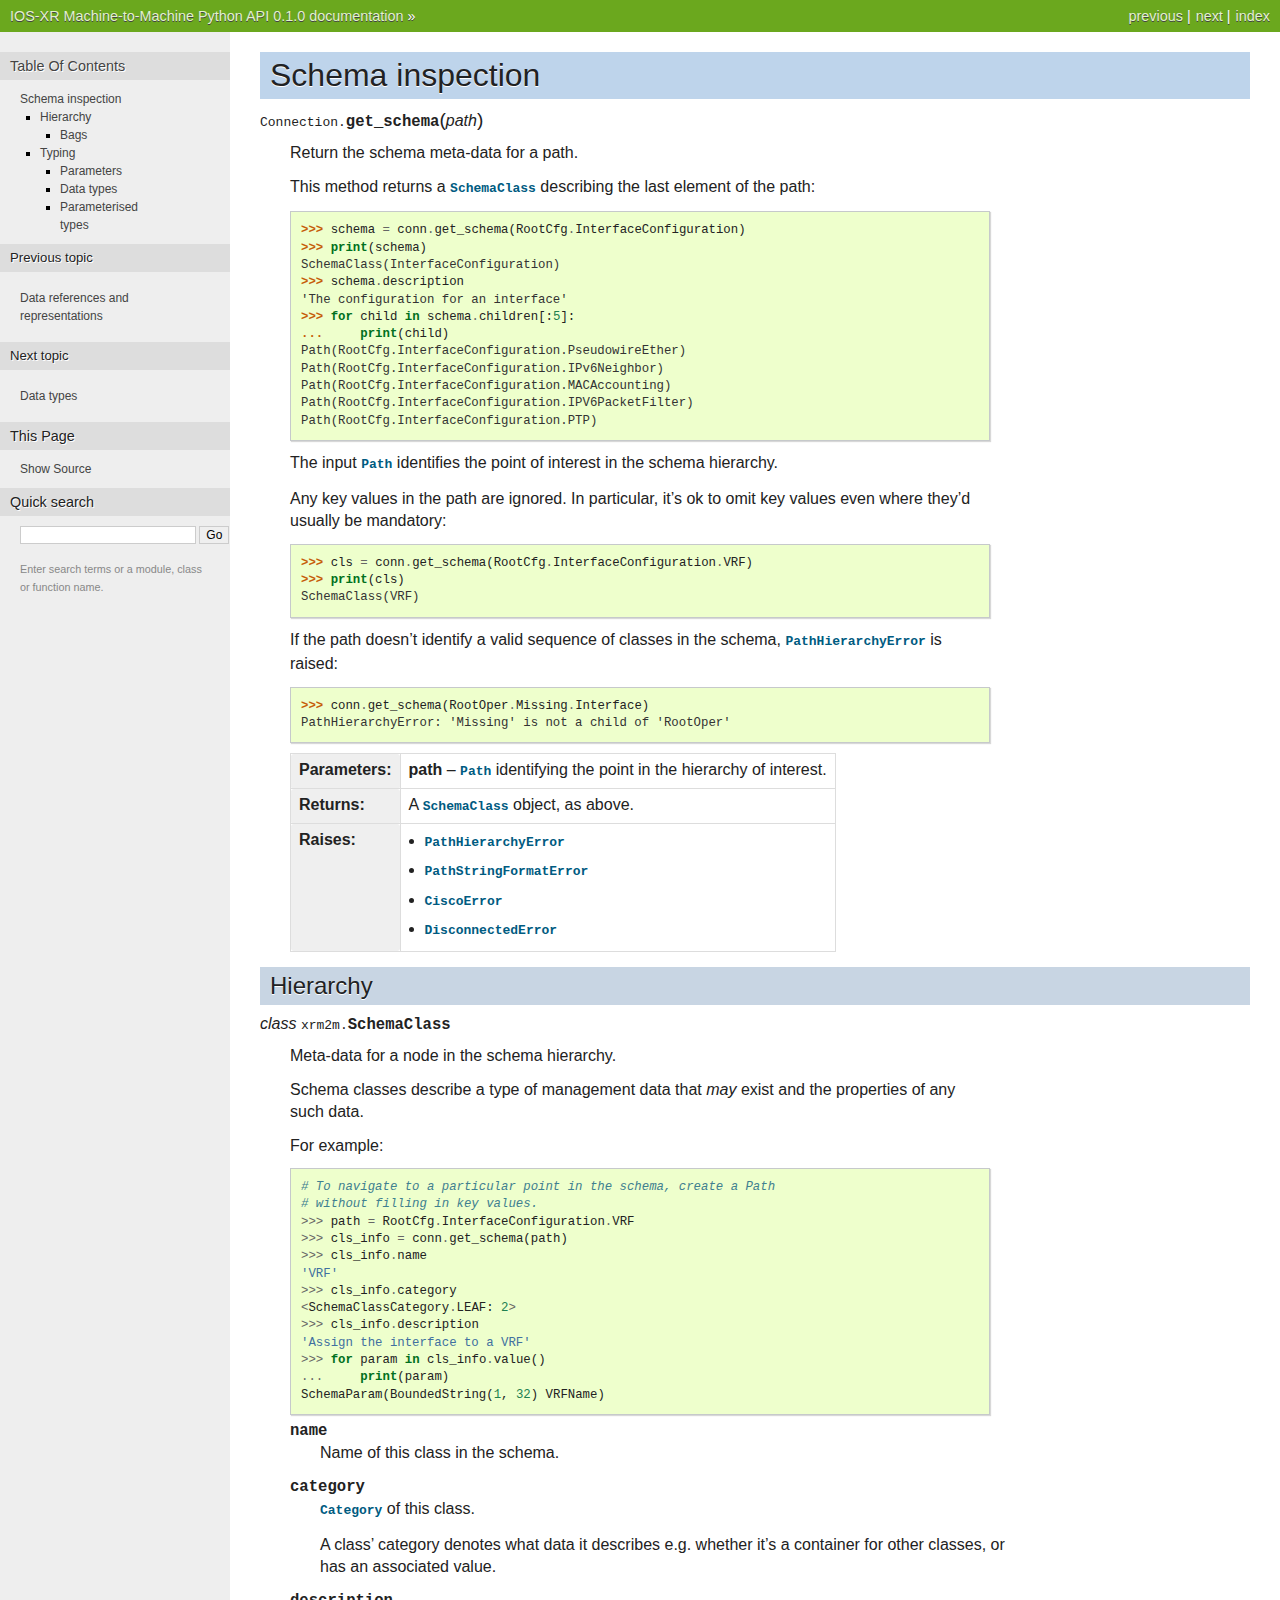
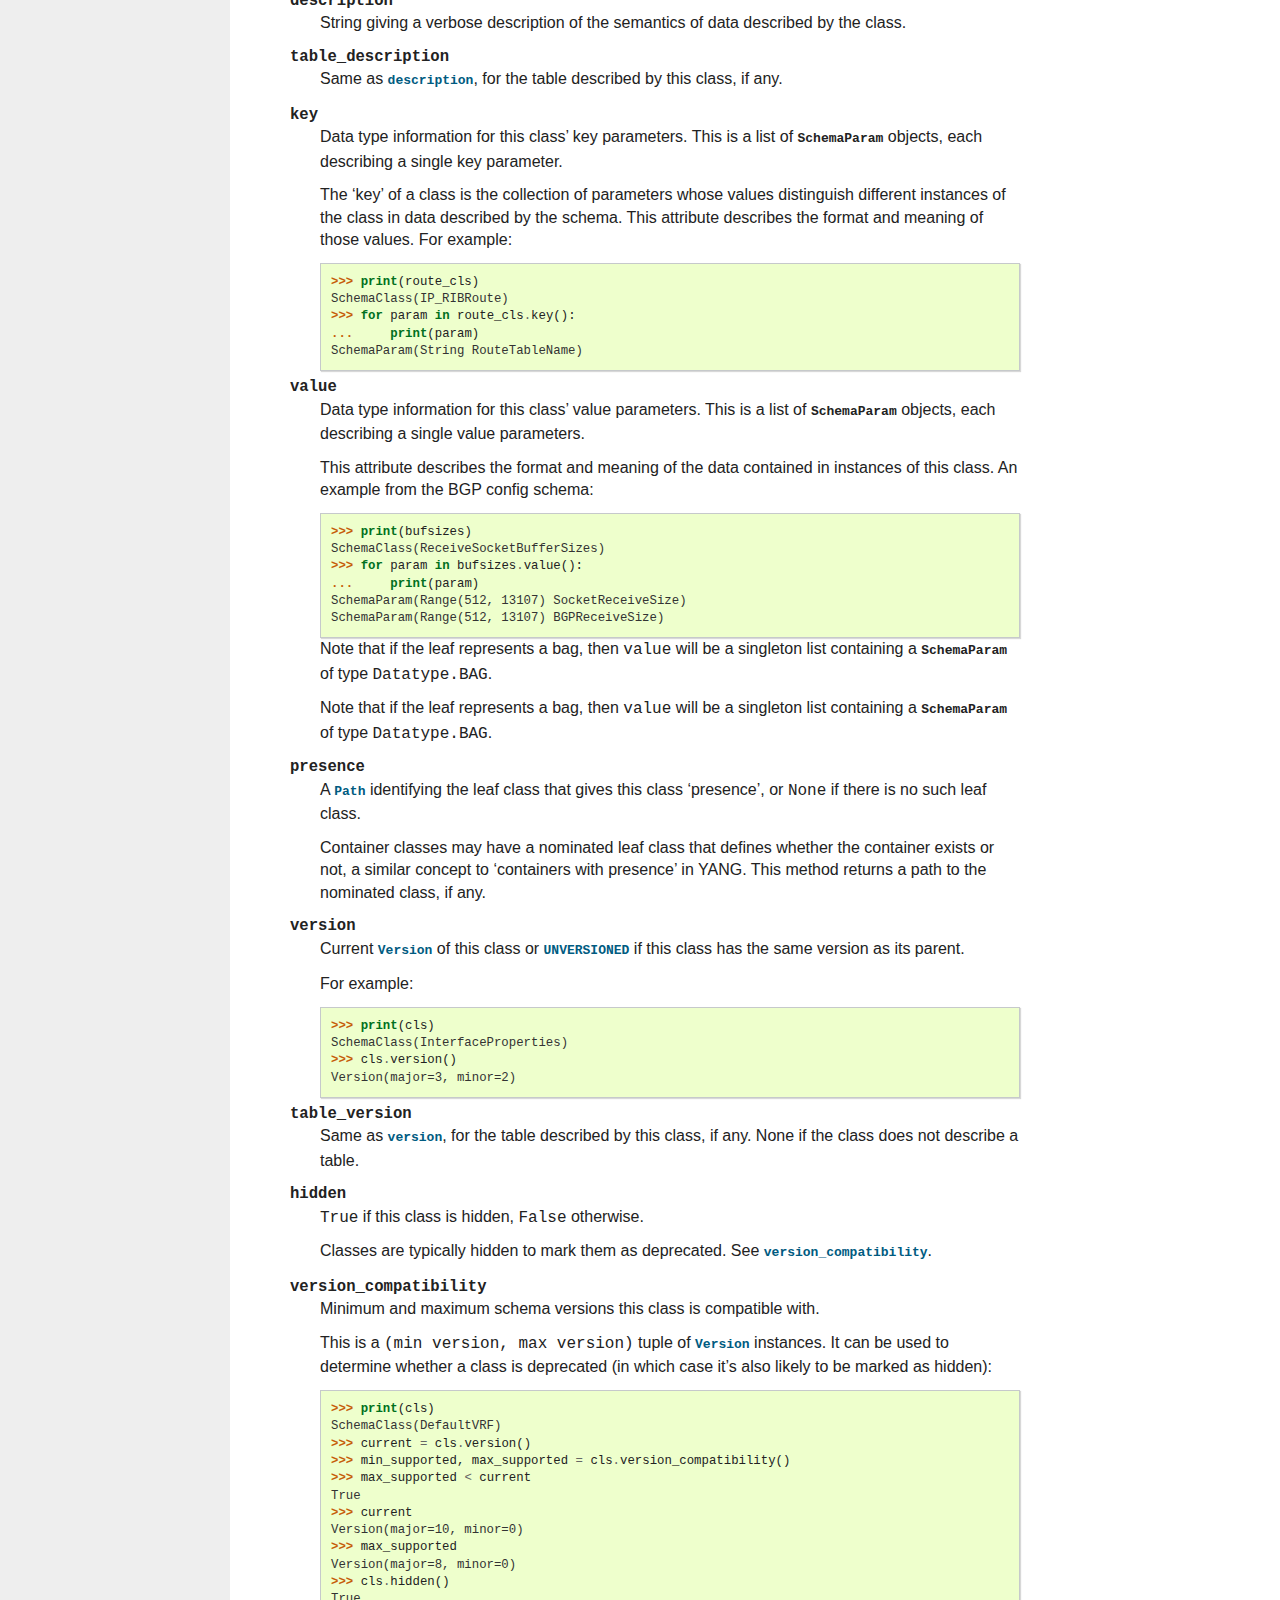
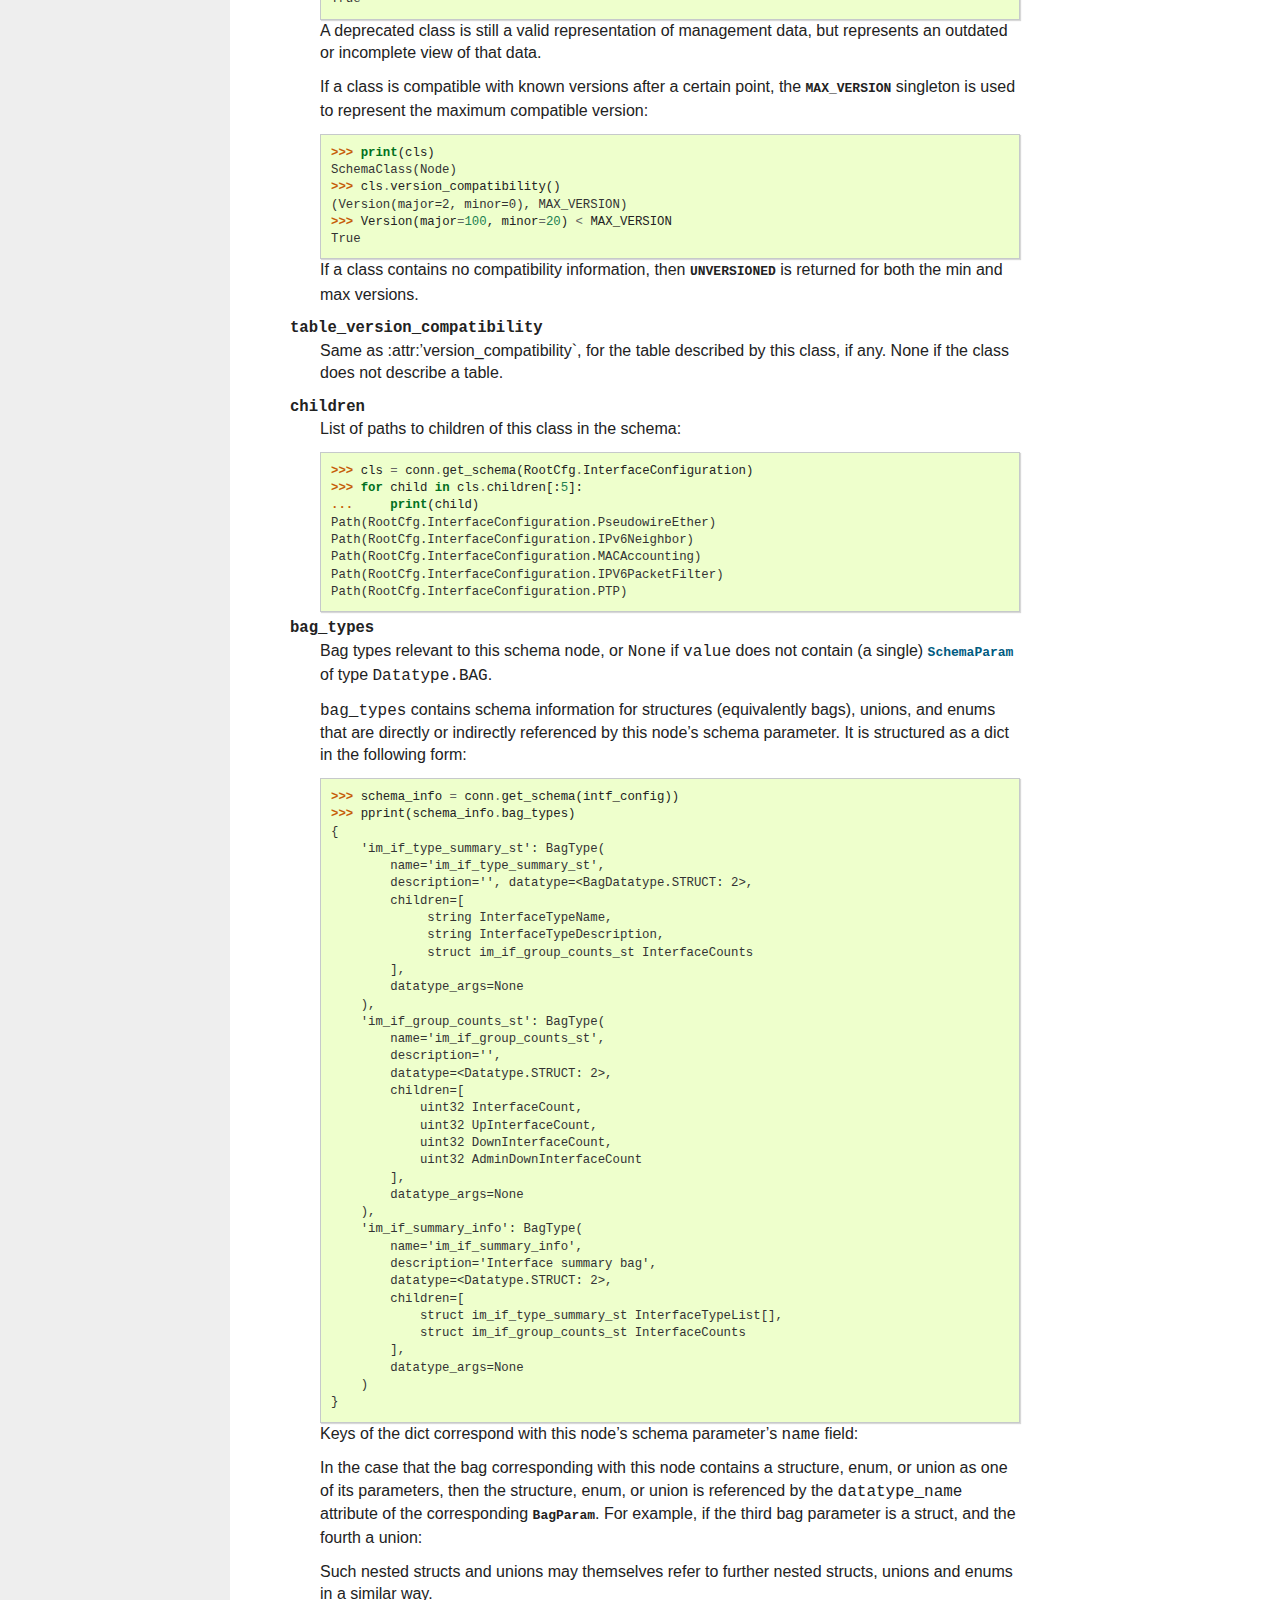
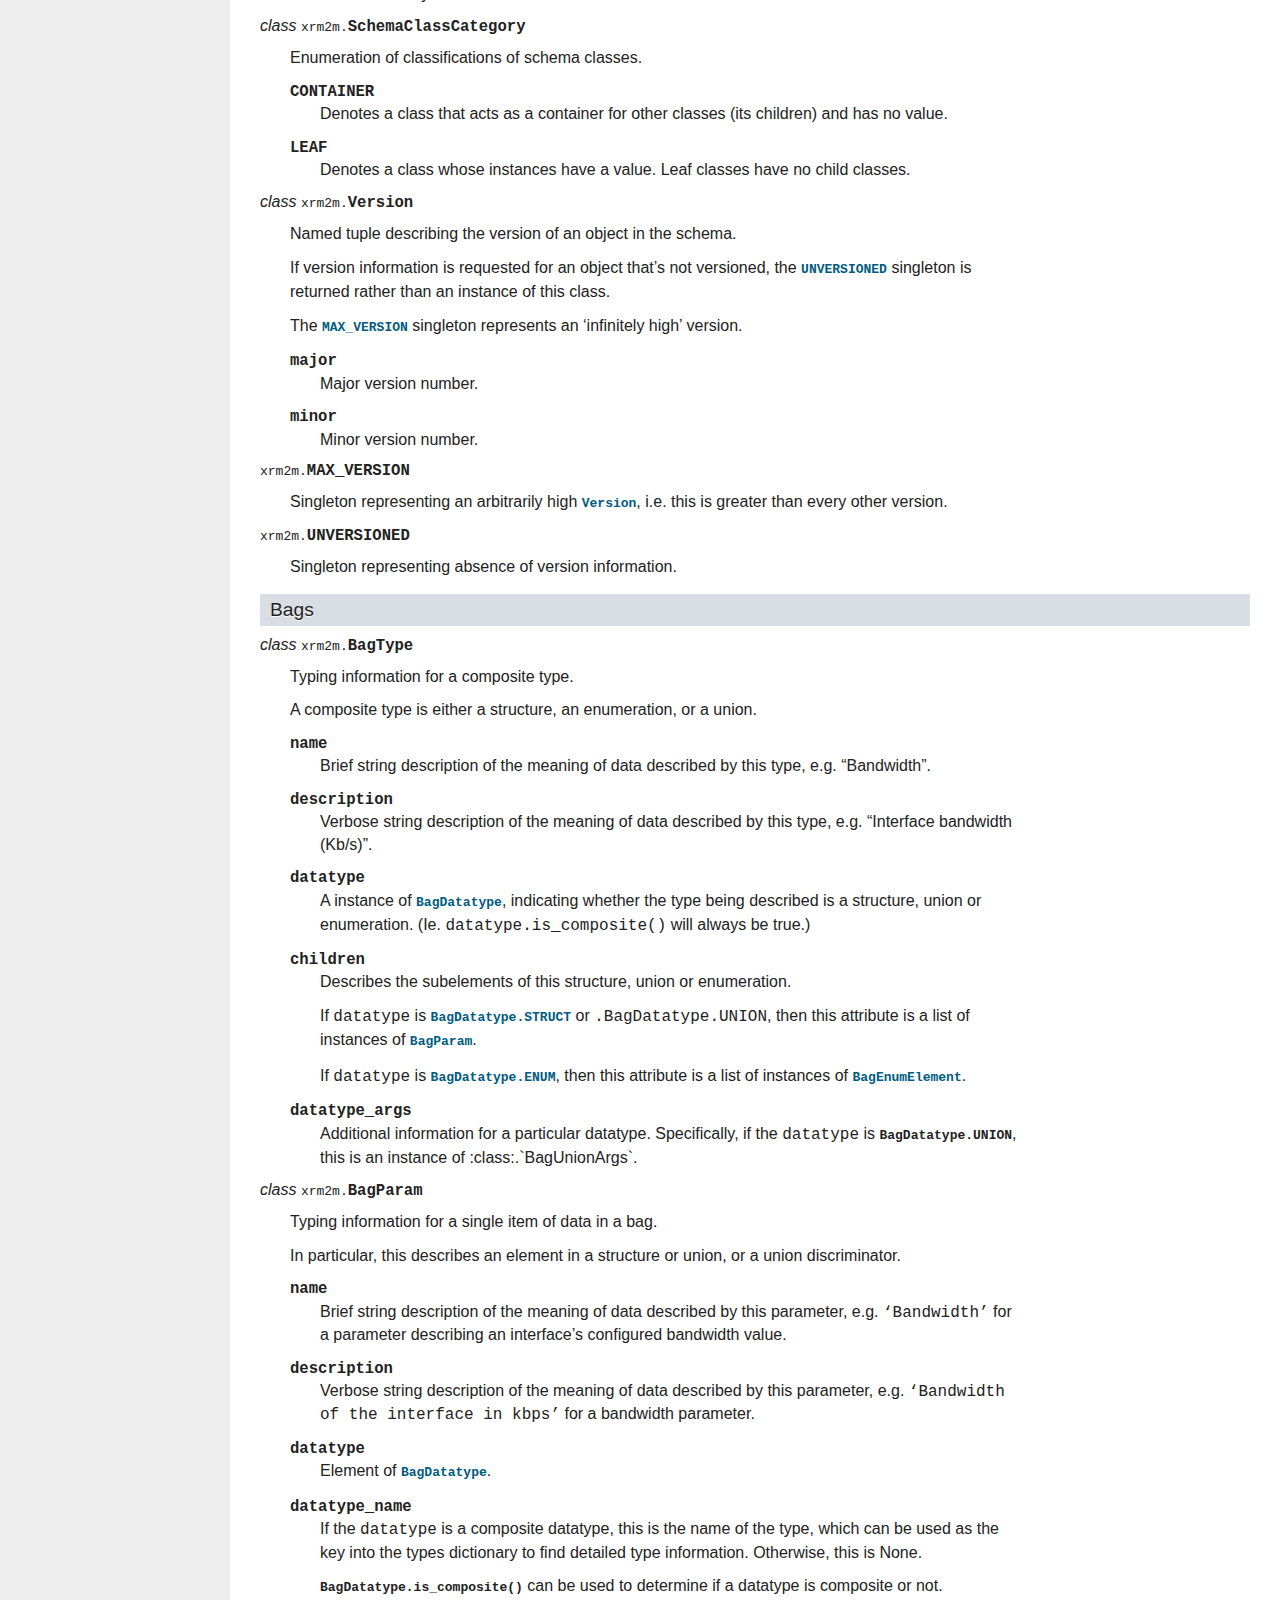
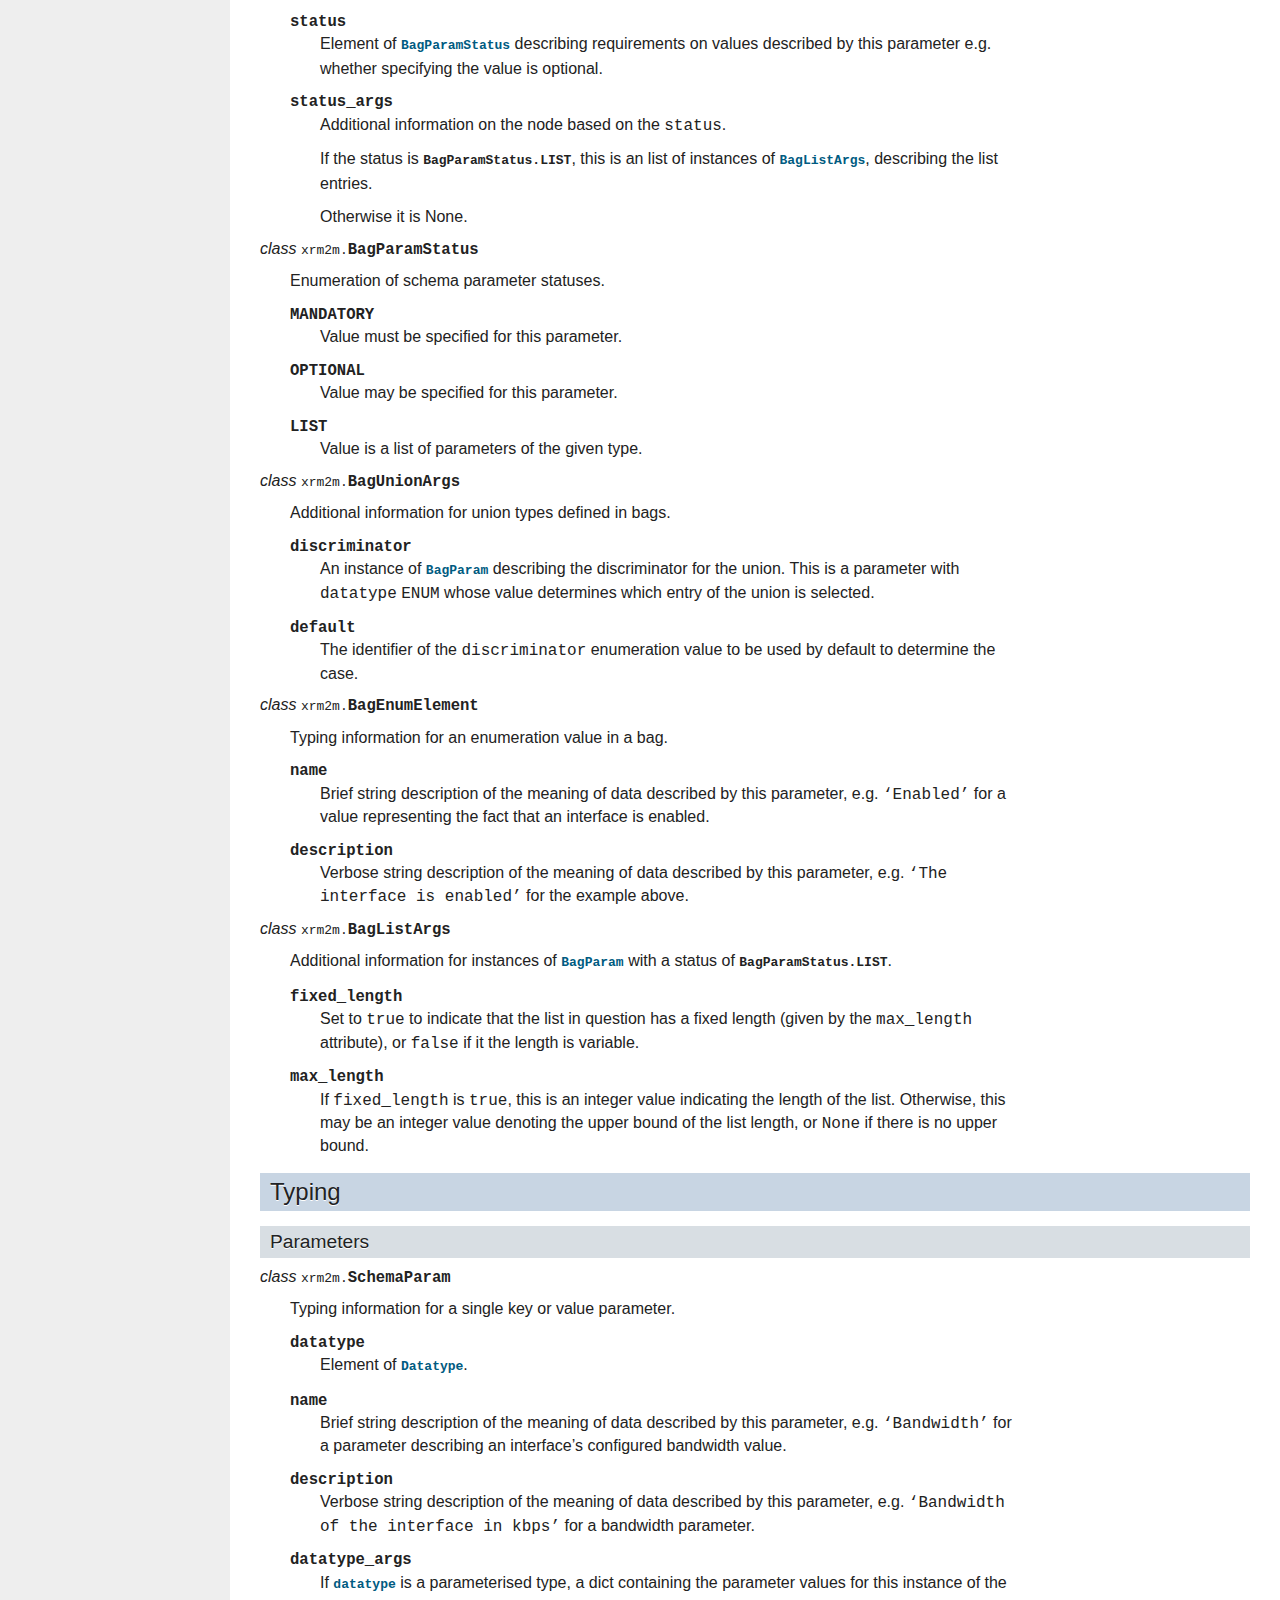
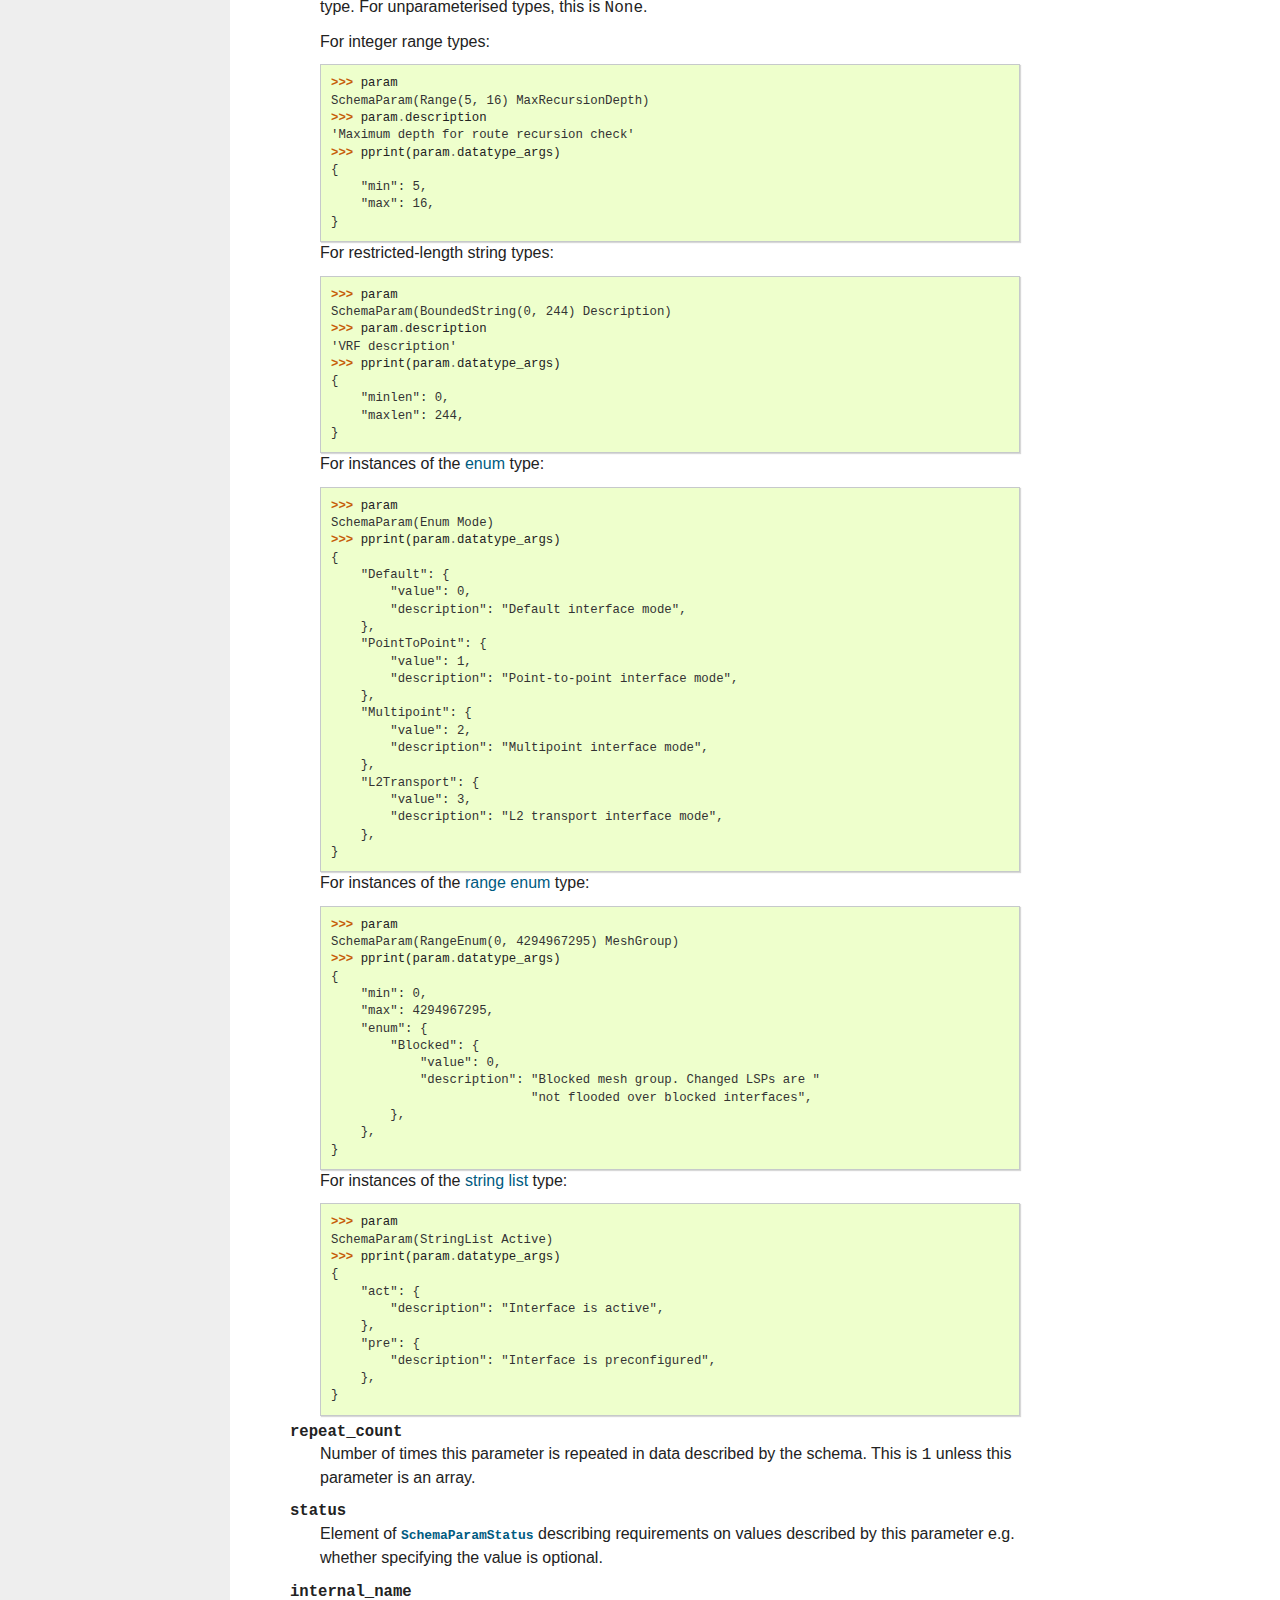
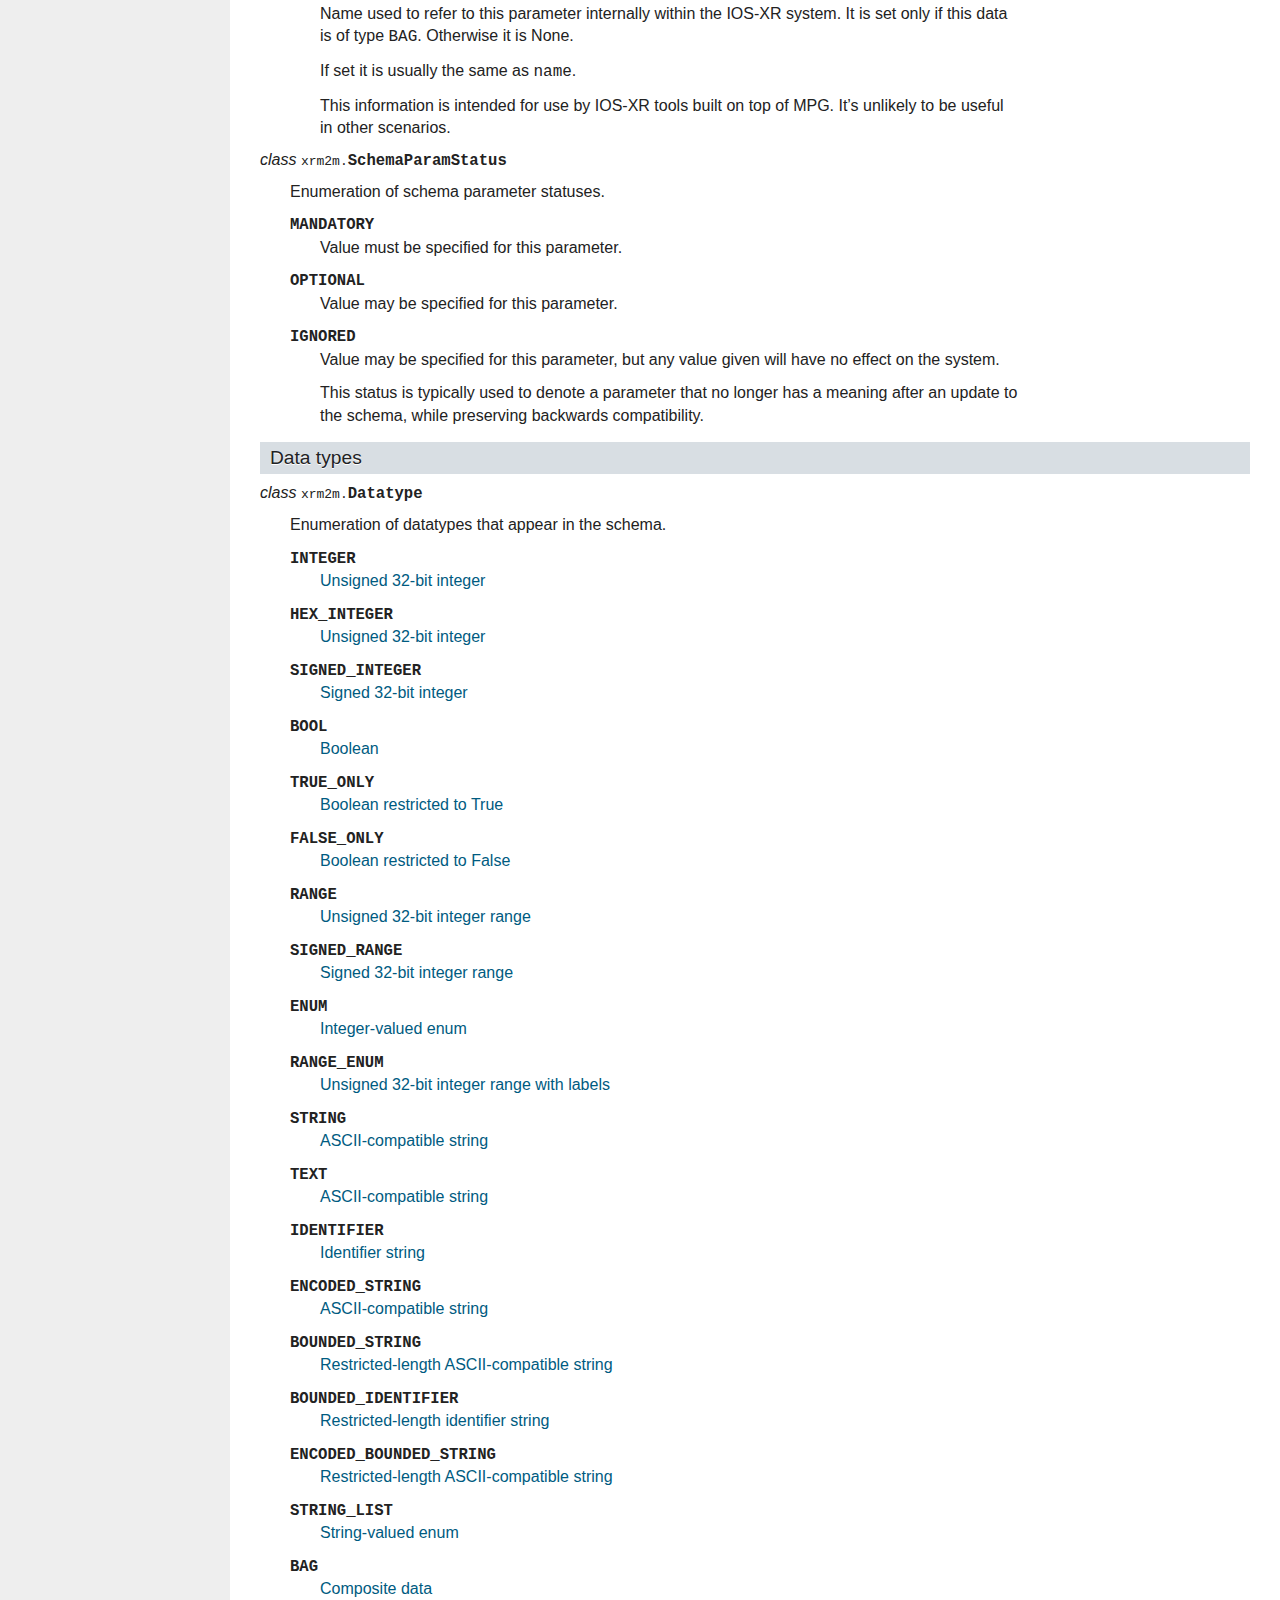
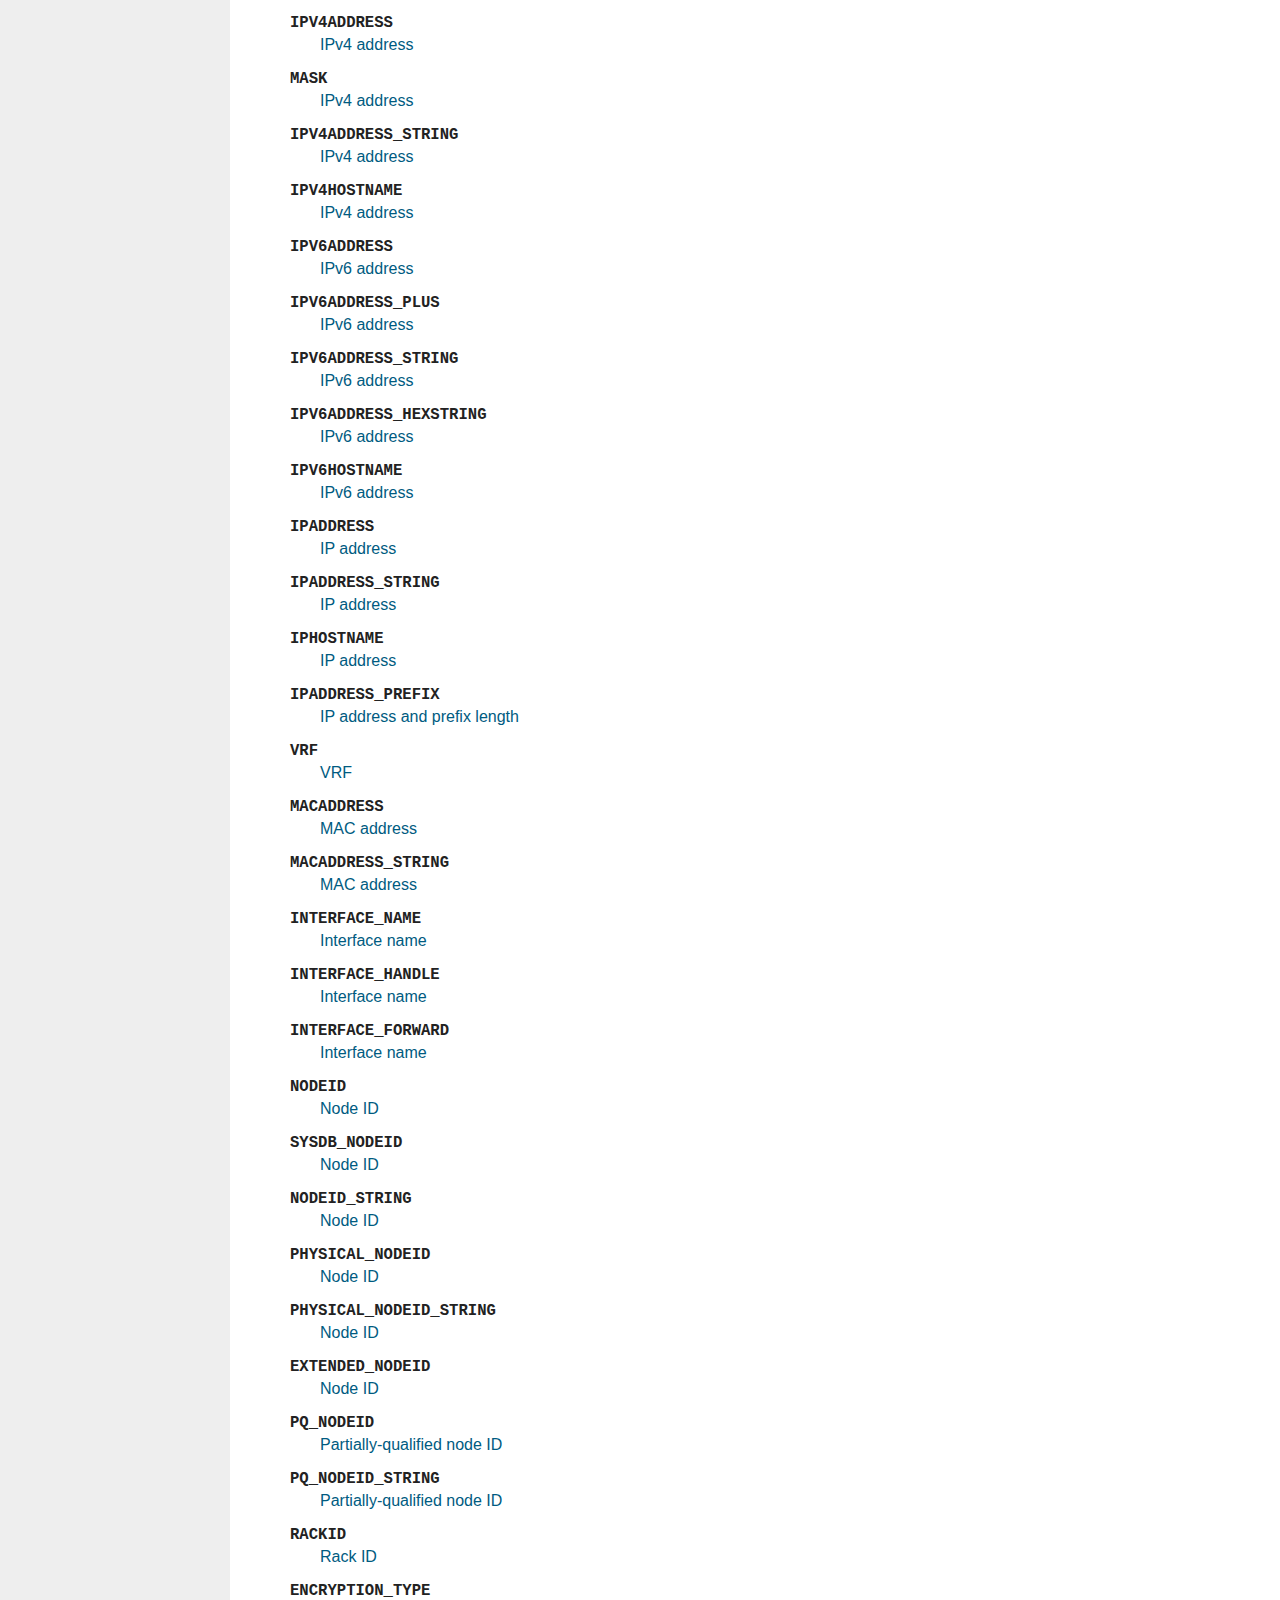
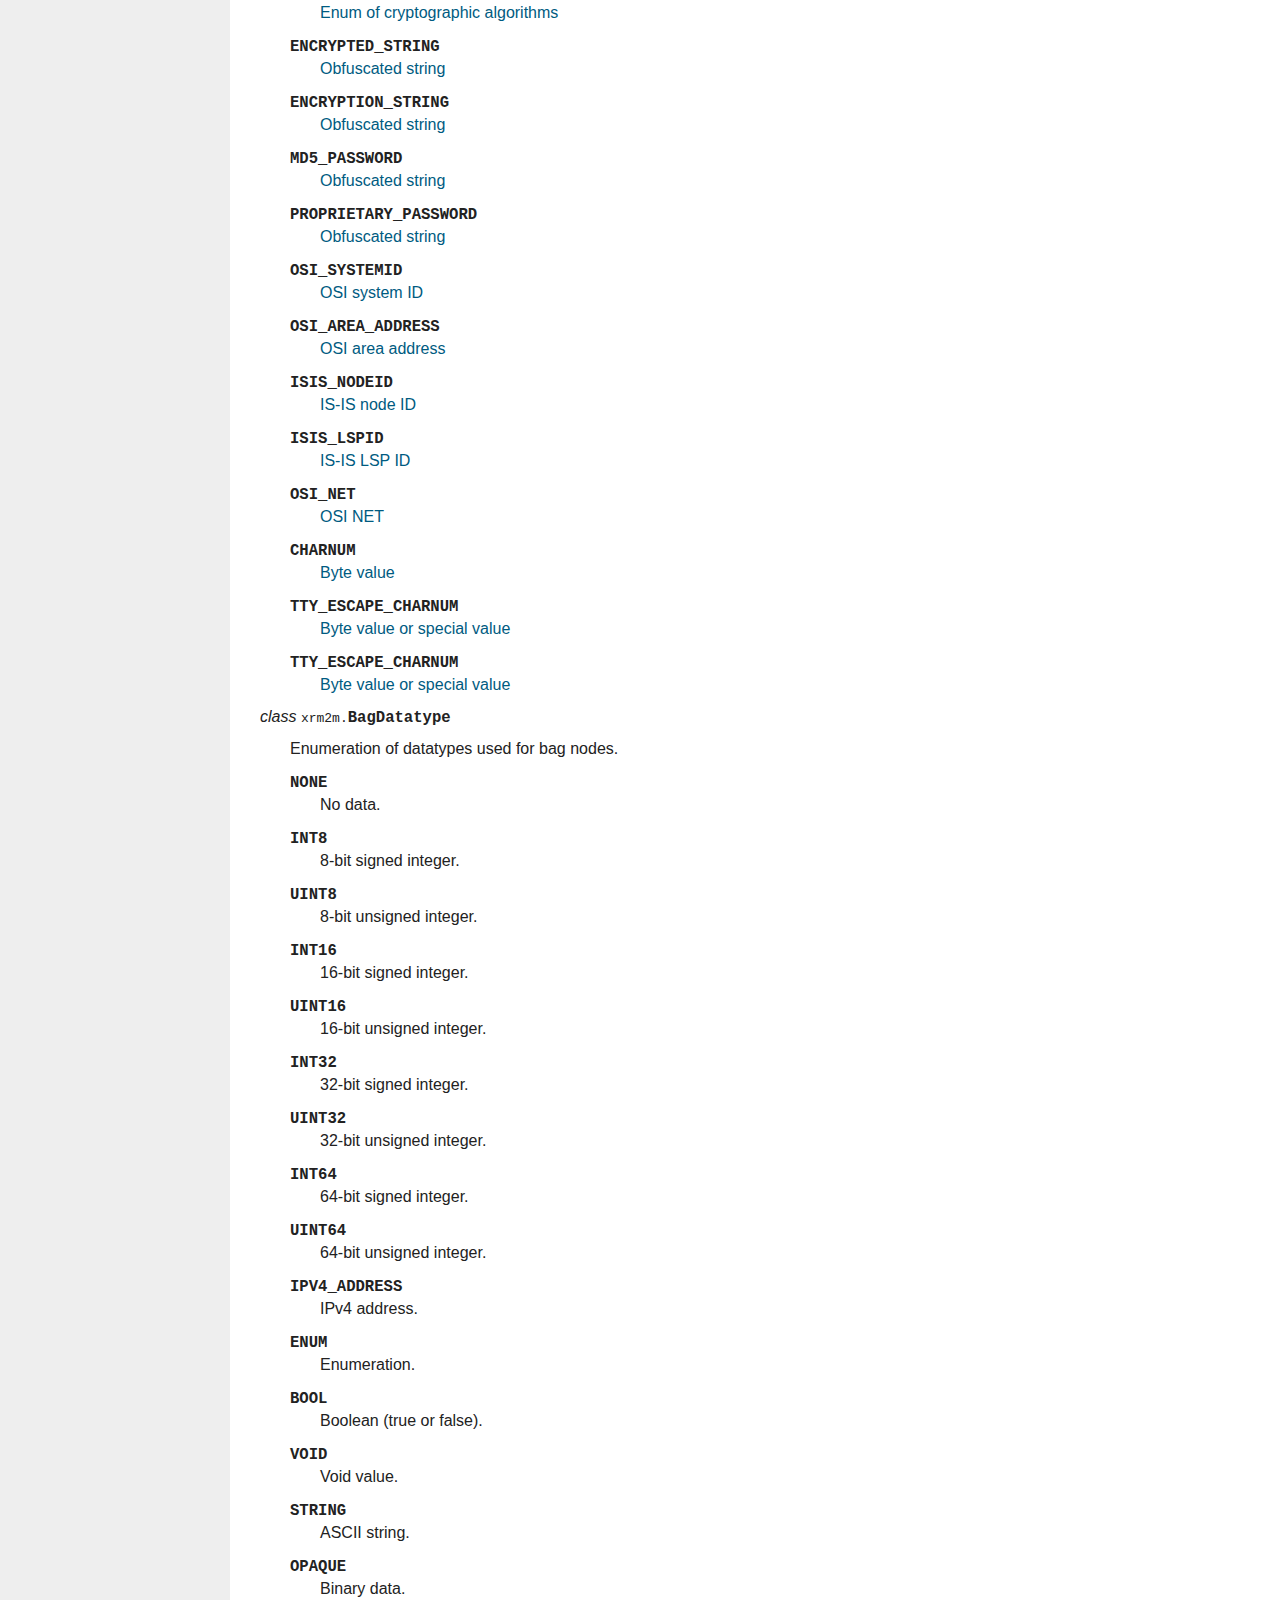
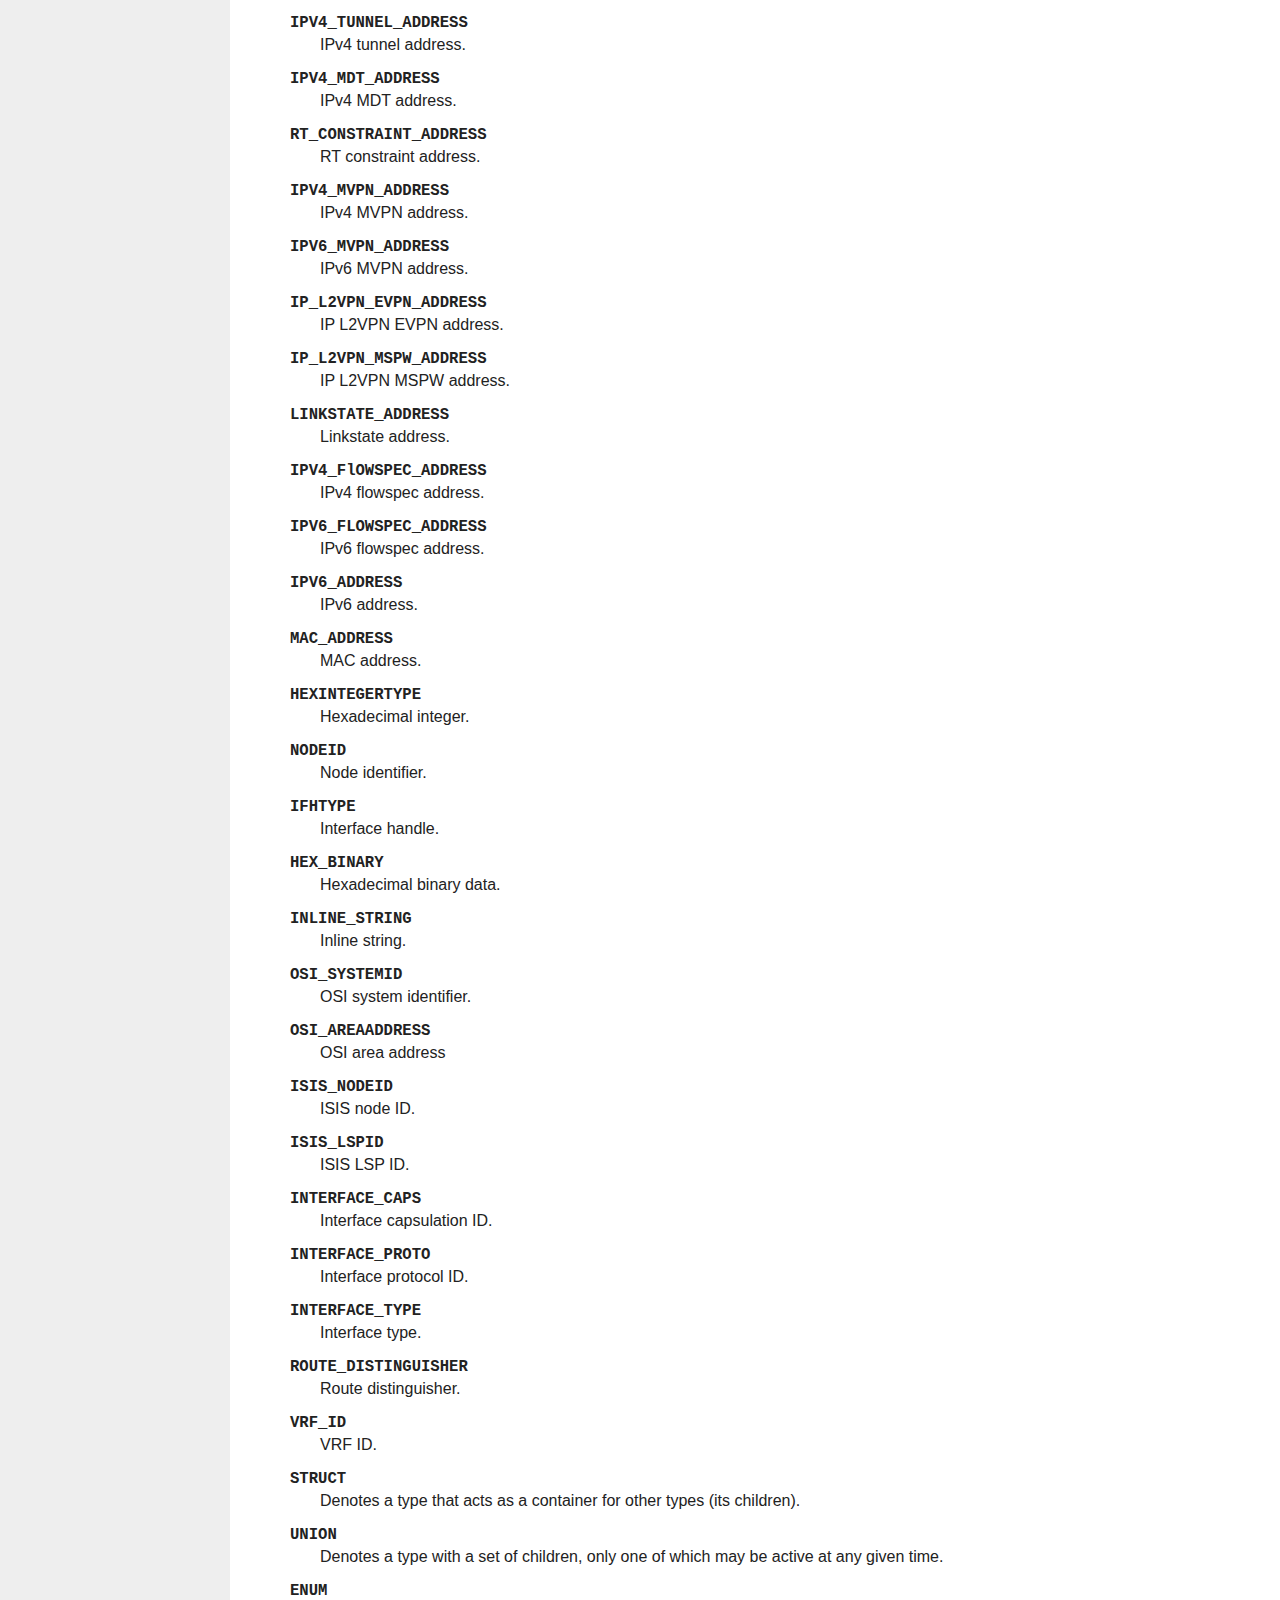
<file: doc/html/schema.html>
<!DOCTYPE html PUBLIC "-//W3C//DTD XHTML 1.0 Transitional//EN"
  "http://www.w3.org/TR/xhtml1/DTD/xhtml1-transitional.dtd">


<html xmlns="http://www.w3.org/1999/xhtml">
  <head>
    <meta http-equiv="Content-Type" content="text/html; charset=utf-8" />
    
    <title>Schema inspection &mdash; IOS-XR Machine-to-Machine Python API 0.1.0 documentation</title>
    
    <link rel="stylesheet" href="_static/m2m.css" type="text/css" />
    <link rel="stylesheet" href="_static/pygments.css" type="text/css" />
    
    <script type="text/javascript">
      var DOCUMENTATION_OPTIONS = {
        URL_ROOT:    './',
        VERSION:     '0.1.0',
        COLLAPSE_INDEX: false,
        FILE_SUFFIX: '.html',
        HAS_SOURCE:  true
      };
    </script>
    <script type="text/javascript" src="_static/jquery.js"></script>
    <script type="text/javascript" src="_static/underscore.js"></script>
    <script type="text/javascript" src="_static/doctools.js"></script>
    <link rel="top" title="IOS-XR Machine-to-Machine Python API 0.1.0 documentation" href="index.html" />
    <link rel="next" title="Data types" href="types.html" />
    <link rel="prev" title="Data references and representations" href="dataobj.html" /> 
  </head>
  <body role="document">
    <div class="related" role="navigation" aria-label="related navigation">
      <h3>Navigation</h3>
      <ul>
        <li class="right" style="margin-right: 10px">
          <a href="genindex.html" title="General Index"
             accesskey="I">index</a></li>
        <li class="right" >
          <a href="types.html" title="Data types"
             accesskey="N">next</a> |</li>
        <li class="right" >
          <a href="dataobj.html" title="Data references and representations"
             accesskey="P">previous</a> |</li>
        <li class="nav-item nav-item-0"><a href="index.html">IOS-XR Machine-to-Machine Python API 0.1.0 documentation</a> &raquo;</li> 
      </ul>
    </div>  

    <div class="document">
      <div class="documentwrapper">
        <div class="bodywrapper">
          <div class="body" role="main">
            
  <div class="section" id="schema-inspection">
<h1>Schema inspection<a class="headerlink" href="#schema-inspection" title="Permalink to this headline">¶</a></h1>
<dl class="method">
<dt>
<code class="descclassname">Connection.</code><code class="descname">get_schema</code><span class="sig-paren">(</span><em>path</em><span class="sig-paren">)</span></dt>
<dd><p>Return the schema meta-data for a path.</p>
<p>This method returns a <a class="reference internal" href="#xrm2m.SchemaClass" title="xrm2m.SchemaClass"><code class="xref py py-class docutils literal"><span class="pre">SchemaClass</span></code></a> describing the last element
of the path:</p>
<div class="highlight-python"><div class="highlight"><pre><span class="gp">&gt;&gt;&gt; </span><span class="n">schema</span> <span class="o">=</span> <span class="n">conn</span><span class="o">.</span><span class="n">get_schema</span><span class="p">(</span><span class="n">RootCfg</span><span class="o">.</span><span class="n">InterfaceConfiguration</span><span class="p">)</span>
<span class="gp">&gt;&gt;&gt; </span><span class="k">print</span><span class="p">(</span><span class="n">schema</span><span class="p">)</span>
<span class="go">SchemaClass(InterfaceConfiguration)</span>
<span class="gp">&gt;&gt;&gt; </span><span class="n">schema</span><span class="o">.</span><span class="n">description</span>
<span class="go">&#39;The configuration for an interface&#39;</span>
<span class="gp">&gt;&gt;&gt; </span><span class="k">for</span> <span class="n">child</span> <span class="ow">in</span> <span class="n">schema</span><span class="o">.</span><span class="n">children</span><span class="p">[:</span><span class="mi">5</span><span class="p">]:</span>
<span class="gp">... </span>    <span class="k">print</span><span class="p">(</span><span class="n">child</span><span class="p">)</span>
<span class="go">Path(RootCfg.InterfaceConfiguration.PseudowireEther)</span>
<span class="go">Path(RootCfg.InterfaceConfiguration.IPv6Neighbor)</span>
<span class="go">Path(RootCfg.InterfaceConfiguration.MACAccounting)</span>
<span class="go">Path(RootCfg.InterfaceConfiguration.IPV6PacketFilter)</span>
<span class="go">Path(RootCfg.InterfaceConfiguration.PTP)</span>
</pre></div>
</div>
<p>The input <a class="reference internal" href="dataobj.html#xrm2m.Path" title="xrm2m.Path"><code class="xref py py-class docutils literal"><span class="pre">Path</span></code></a> identifies the point of interest in the schema
hierarchy.</p>
<p>Any key values in the path are ignored. In particular, it&#8217;s ok to
omit key values even where they&#8217;d usually be mandatory:</p>
<div class="highlight-python"><div class="highlight"><pre><span class="gp">&gt;&gt;&gt; </span><span class="n">cls</span> <span class="o">=</span> <span class="n">conn</span><span class="o">.</span><span class="n">get_schema</span><span class="p">(</span><span class="n">RootCfg</span><span class="o">.</span><span class="n">InterfaceConfiguration</span><span class="o">.</span><span class="n">VRF</span><span class="p">)</span>
<span class="gp">&gt;&gt;&gt; </span><span class="k">print</span><span class="p">(</span><span class="n">cls</span><span class="p">)</span>
<span class="go">SchemaClass(VRF)</span>
</pre></div>
</div>
<p>If the path doesn&#8217;t identify a valid sequence of classes in the schema,
<a class="reference internal" href="errors.html#xrm2m.PathHierarchyError" title="xrm2m.PathHierarchyError"><code class="xref py py-exc docutils literal"><span class="pre">PathHierarchyError</span></code></a> is raised:</p>
<div class="highlight-python"><div class="highlight"><pre><span class="gp">&gt;&gt;&gt; </span><span class="n">conn</span><span class="o">.</span><span class="n">get_schema</span><span class="p">(</span><span class="n">RootOper</span><span class="o">.</span><span class="n">Missing</span><span class="o">.</span><span class="n">Interface</span><span class="p">)</span>
<span class="go">PathHierarchyError: &#39;Missing&#39; is not a child of &#39;RootOper&#39;</span>
</pre></div>
</div>
<table class="docutils field-list" frame="void" rules="none">
<col class="field-name" />
<col class="field-body" />
<tbody valign="top">
<tr class="field-odd field"><th class="field-name">Parameters:</th><td class="field-body"><p class="first"><strong>path</strong> &#8211; <a class="reference internal" href="dataobj.html#xrm2m.Path" title="xrm2m.Path"><code class="xref py py-class docutils literal"><span class="pre">Path</span></code></a> identifying the point in the hierarchy of interest.</p>
</td>
</tr>
<tr class="field-even field"><th class="field-name">Returns:</th><td class="field-body"><p class="first">A <a class="reference internal" href="#xrm2m.SchemaClass" title="xrm2m.SchemaClass"><code class="xref py py-class docutils literal"><span class="pre">SchemaClass</span></code></a> object, as above.</p>
</td>
</tr>
<tr class="field-odd field"><th class="field-name">Raises:</th><td class="field-body"><ul class="first last simple">
<li><a class="reference internal" href="errors.html#xrm2m.PathHierarchyError" title="xrm2m.PathHierarchyError"><code class="xref py py-exc docutils literal"><span class="pre">PathHierarchyError</span></code></a></li>
<li><a class="reference internal" href="errors.html#xrm2m.PathStringFormatError" title="xrm2m.PathStringFormatError"><code class="xref py py-exc docutils literal"><span class="pre">PathStringFormatError</span></code></a></li>
<li><a class="reference internal" href="errors.html#xrm2m.CiscoError" title="xrm2m.CiscoError"><code class="xref py py-exc docutils literal"><span class="pre">CiscoError</span></code></a></li>
<li><a class="reference internal" href="errors.html#xrm2m.DisconnectedError" title="xrm2m.DisconnectedError"><code class="xref py py-exc docutils literal"><span class="pre">DisconnectedError</span></code></a></li>
</ul>
</td>
</tr>
</tbody>
</table>
</dd></dl>

<div class="section" id="hierarchy">
<h2>Hierarchy<a class="headerlink" href="#hierarchy" title="Permalink to this headline">¶</a></h2>
<dl class="class">
<dt id="xrm2m.SchemaClass">
<em class="property">class </em><code class="descclassname">xrm2m.</code><code class="descname">SchemaClass</code><a class="headerlink" href="#xrm2m.SchemaClass" title="Permalink to this definition">¶</a></dt>
<dd><p>Meta-data for a node in the schema hierarchy.</p>
<p>Schema classes describe a type of management data that <em>may</em> exist and
the properties of any such data.</p>
<p>For example:</p>
<div class="highlight-python"><div class="highlight"><pre><span class="c"># To navigate to a particular point in the schema, create a Path</span>
<span class="c"># without filling in key values.</span>
<span class="o">&gt;&gt;&gt;</span> <span class="n">path</span> <span class="o">=</span> <span class="n">RootCfg</span><span class="o">.</span><span class="n">InterfaceConfiguration</span><span class="o">.</span><span class="n">VRF</span>
<span class="o">&gt;&gt;&gt;</span> <span class="n">cls_info</span> <span class="o">=</span> <span class="n">conn</span><span class="o">.</span><span class="n">get_schema</span><span class="p">(</span><span class="n">path</span><span class="p">)</span>
<span class="o">&gt;&gt;&gt;</span> <span class="n">cls_info</span><span class="o">.</span><span class="n">name</span>
<span class="s">&#39;VRF&#39;</span>
<span class="o">&gt;&gt;&gt;</span> <span class="n">cls_info</span><span class="o">.</span><span class="n">category</span>
<span class="o">&lt;</span><span class="n">SchemaClassCategory</span><span class="o">.</span><span class="n">LEAF</span><span class="p">:</span> <span class="mi">2</span><span class="o">&gt;</span>
<span class="o">&gt;&gt;&gt;</span> <span class="n">cls_info</span><span class="o">.</span><span class="n">description</span>
<span class="s">&#39;Assign the interface to a VRF&#39;</span>
<span class="o">&gt;&gt;&gt;</span> <span class="k">for</span> <span class="n">param</span> <span class="ow">in</span> <span class="n">cls_info</span><span class="o">.</span><span class="n">value</span><span class="p">()</span>
<span class="o">...</span>     <span class="k">print</span><span class="p">(</span><span class="n">param</span><span class="p">)</span>
<span class="n">SchemaParam</span><span class="p">(</span><span class="n">BoundedString</span><span class="p">(</span><span class="mi">1</span><span class="p">,</span> <span class="mi">32</span><span class="p">)</span> <span class="n">VRFName</span><span class="p">)</span>
</pre></div>
</div>
<dl class="attribute">
<dt id="SchemaClass.name">
<code class="descname">name</code><a class="headerlink" href="#SchemaClass.name" title="Permalink to this definition">¶</a></dt>
<dd><p>Name of this class in the schema.</p>
</dd></dl>

<dl class="attribute">
<dt id="SchemaClass.category">
<code class="descname">category</code><a class="headerlink" href="#SchemaClass.category" title="Permalink to this definition">¶</a></dt>
<dd><p><a class="reference internal" href="#xrm2m.SchemaClassCategory" title="xrm2m.SchemaClassCategory"><code class="xref py py-class docutils literal"><span class="pre">Category</span></code></a> of this class.</p>
<p>A class&#8217; category denotes what data it describes e.g. whether it&#8217;s a
container for other classes, or has an associated value.</p>
</dd></dl>

<dl class="attribute">
<dt id="SchemaClass.description">
<code class="descname">description</code><a class="headerlink" href="#SchemaClass.description" title="Permalink to this definition">¶</a></dt>
<dd><p>String giving a verbose description of the semantics of data described
by the class.</p>
</dd></dl>

<dl class="attribute">
<dt id="SchemaClass.table_description">
<code class="descname">table_description</code><a class="headerlink" href="#SchemaClass.table_description" title="Permalink to this definition">¶</a></dt>
<dd><p>Same as <a class="reference internal" href="#SchemaClass.description" title="SchemaClass.description"><code class="xref py py-attr docutils literal"><span class="pre">description</span></code></a>, for the table described by this class, if
any.</p>
</dd></dl>

<dl class="attribute">
<dt id="SchemaClass.key">
<code class="descname">key</code><a class="headerlink" href="#SchemaClass.key" title="Permalink to this definition">¶</a></dt>
<dd><p>Data type information for this class&#8217; key parameters. This is a list of
<code class="xref py py-class docutils literal"><span class="pre">SchemaParam</span></code> objects, each describing a single key parameter.</p>
<p>The &#8216;key&#8217; of a class is the collection of parameters whose values
distinguish different instances of the class in data described by the
schema. This attribute describes the format and meaning of those
values. For example:</p>
<div class="highlight-python"><div class="highlight"><pre><span class="gp">&gt;&gt;&gt; </span><span class="k">print</span><span class="p">(</span><span class="n">route_cls</span><span class="p">)</span>
<span class="go">SchemaClass(IP_RIBRoute)</span>
<span class="gp">&gt;&gt;&gt; </span><span class="k">for</span> <span class="n">param</span> <span class="ow">in</span> <span class="n">route_cls</span><span class="o">.</span><span class="n">key</span><span class="p">():</span>
<span class="gp">... </span>    <span class="k">print</span><span class="p">(</span><span class="n">param</span><span class="p">)</span>
<span class="go">SchemaParam(String RouteTableName)</span>
</pre></div>
</div>
</dd></dl>

<dl class="attribute">
<dt id="SchemaClass.value">
<code class="descname">value</code><a class="headerlink" href="#SchemaClass.value" title="Permalink to this definition">¶</a></dt>
<dd><p>Data type information for this class&#8217; value parameters. This is a list
of <code class="xref py py-class docutils literal"><span class="pre">SchemaParam</span></code> objects, each describing a single value
parameters.</p>
<p>This attribute describes the format and meaning of the data contained
in instances of this class. An example from the BGP config schema:</p>
<div class="highlight-python"><div class="highlight"><pre><span class="gp">&gt;&gt;&gt; </span><span class="k">print</span><span class="p">(</span><span class="n">bufsizes</span><span class="p">)</span>
<span class="go">SchemaClass(ReceiveSocketBufferSizes)</span>
<span class="gp">&gt;&gt;&gt; </span><span class="k">for</span> <span class="n">param</span> <span class="ow">in</span> <span class="n">bufsizes</span><span class="o">.</span><span class="n">value</span><span class="p">():</span>
<span class="gp">... </span>    <span class="k">print</span><span class="p">(</span><span class="n">param</span><span class="p">)</span>
<span class="go">SchemaParam(Range(512, 13107) SocketReceiveSize)</span>
<span class="go">SchemaParam(Range(512, 13107) BGPReceiveSize)</span>
</pre></div>
</div>
<p>Note that if the leaf represents a bag, then <cite>value</cite> will be a
singleton list containing a <code class="xref py py-class docutils literal"><span class="pre">SchemaParam</span></code> of type
<cite>Datatype.BAG</cite>.</p>
<p>Note that if the leaf represents a bag, then <cite>value</cite> will be a
singleton list containing a <code class="xref py py-class docutils literal"><span class="pre">SchemaParam</span></code> of type
<cite>Datatype.BAG</cite>.</p>
</dd></dl>

<dl class="attribute">
<dt id="SchemaClass.presence">
<code class="descname">presence</code><a class="headerlink" href="#SchemaClass.presence" title="Permalink to this definition">¶</a></dt>
<dd><p>A <a class="reference internal" href="dataobj.html#xrm2m.Path" title="xrm2m.Path"><code class="xref py py-class docutils literal"><span class="pre">Path</span></code></a> identifying the leaf class that gives this class
&#8216;presence&#8217;, or <cite>None</cite> if there is no such leaf class.</p>
<p>Container classes may have a nominated leaf class that defines whether
the container exists or not, a similar concept to &#8216;containers with
presence&#8217; in YANG. This method returns a path to the nominated class,
if any.</p>
</dd></dl>

<dl class="attribute">
<dt id="SchemaClass.version">
<code class="descname">version</code><a class="headerlink" href="#SchemaClass.version" title="Permalink to this definition">¶</a></dt>
<dd><p>Current <a class="reference internal" href="#xrm2m.Version" title="xrm2m.Version"><code class="xref py py-class docutils literal"><span class="pre">Version</span></code></a> of this class or <a class="reference internal" href="#xrm2m.UNVERSIONED" title="xrm2m.UNVERSIONED"><code class="xref py py-data docutils literal"><span class="pre">UNVERSIONED</span></code></a> if this
class has the same version as its parent.</p>
<p>For example:</p>
<div class="highlight-python"><div class="highlight"><pre><span class="gp">&gt;&gt;&gt; </span><span class="k">print</span><span class="p">(</span><span class="n">cls</span><span class="p">)</span>
<span class="go">SchemaClass(InterfaceProperties)</span>
<span class="gp">&gt;&gt;&gt; </span><span class="n">cls</span><span class="o">.</span><span class="n">version</span><span class="p">()</span>
<span class="go">Version(major=3, minor=2)</span>
</pre></div>
</div>
</dd></dl>

<dl class="attribute">
<dt id="SchemaClass.table_version">
<code class="descname">table_version</code><a class="headerlink" href="#SchemaClass.table_version" title="Permalink to this definition">¶</a></dt>
<dd><p>Same as <a class="reference internal" href="#SchemaClass.version" title="SchemaClass.version"><code class="xref py py-attr docutils literal"><span class="pre">version</span></code></a>, for the table described by this class, if any.
None if the class does not describe a table.</p>
</dd></dl>

<dl class="attribute">
<dt id="SchemaClass.hidden">
<code class="descname">hidden</code><a class="headerlink" href="#SchemaClass.hidden" title="Permalink to this definition">¶</a></dt>
<dd><p><cite>True</cite> if this class is hidden, <cite>False</cite> otherwise.</p>
<p>Classes are typically hidden to mark them as deprecated. See
<a class="reference internal" href="#SchemaClass.version_compatibility" title="SchemaClass.version_compatibility"><code class="xref py py-attr docutils literal"><span class="pre">version_compatibility</span></code></a>.</p>
</dd></dl>

<dl class="attribute">
<dt id="SchemaClass.version_compatibility">
<code class="descname">version_compatibility</code><a class="headerlink" href="#SchemaClass.version_compatibility" title="Permalink to this definition">¶</a></dt>
<dd><p>Minimum and maximum schema versions this class is compatible with.</p>
<p>This is a <cite>(min version, max version)</cite> tuple of <a class="reference internal" href="#xrm2m.Version" title="xrm2m.Version"><code class="xref py py-class docutils literal"><span class="pre">Version</span></code></a>
instances. It can be used to determine whether a class is deprecated
(in which case it&#8217;s also likely to be marked as hidden):</p>
<div class="highlight-python"><div class="highlight"><pre><span class="gp">&gt;&gt;&gt; </span><span class="k">print</span><span class="p">(</span><span class="n">cls</span><span class="p">)</span>
<span class="go">SchemaClass(DefaultVRF)</span>
<span class="gp">&gt;&gt;&gt; </span><span class="n">current</span> <span class="o">=</span> <span class="n">cls</span><span class="o">.</span><span class="n">version</span><span class="p">()</span>
<span class="gp">&gt;&gt;&gt; </span><span class="n">min_supported</span><span class="p">,</span> <span class="n">max_supported</span> <span class="o">=</span> <span class="n">cls</span><span class="o">.</span><span class="n">version_compatibility</span><span class="p">()</span>
<span class="gp">&gt;&gt;&gt; </span><span class="n">max_supported</span> <span class="o">&lt;</span> <span class="n">current</span>
<span class="go">True</span>
<span class="gp">&gt;&gt;&gt; </span><span class="n">current</span>
<span class="go">Version(major=10, minor=0)</span>
<span class="gp">&gt;&gt;&gt; </span><span class="n">max_supported</span>
<span class="go">Version(major=8, minor=0)</span>
<span class="gp">&gt;&gt;&gt; </span><span class="n">cls</span><span class="o">.</span><span class="n">hidden</span><span class="p">()</span>
<span class="go">True</span>
</pre></div>
</div>
<p>A deprecated class is still a valid representation of management data,
but represents an outdated or incomplete view of that data.</p>
<p>If a class is compatible with known versions after a certain point, the
<code class="xref py py-data docutils literal"><span class="pre">MAX_VERSION</span></code> singleton is used to represent the maximum
compatible version:</p>
<div class="highlight-python"><div class="highlight"><pre><span class="gp">&gt;&gt;&gt; </span><span class="k">print</span><span class="p">(</span><span class="n">cls</span><span class="p">)</span>
<span class="go">SchemaClass(Node)</span>
<span class="gp">&gt;&gt;&gt; </span><span class="n">cls</span><span class="o">.</span><span class="n">version_compatibility</span><span class="p">()</span>
<span class="go">(Version(major=2, minor=0), MAX_VERSION)</span>
<span class="gp">&gt;&gt;&gt; </span><span class="n">Version</span><span class="p">(</span><span class="n">major</span><span class="o">=</span><span class="mi">100</span><span class="p">,</span> <span class="n">minor</span><span class="o">=</span><span class="mi">20</span><span class="p">)</span> <span class="o">&lt;</span> <span class="n">MAX_VERSION</span>
<span class="go">True</span>
</pre></div>
</div>
<p>If a class contains no compatibility information, then
<code class="xref py py-data docutils literal"><span class="pre">UNVERSIONED</span></code> is returned for both the min and max versions.</p>
</dd></dl>

<dl class="attribute">
<dt id="SchemaClass.table_version_compatibility">
<code class="descname">table_version_compatibility</code><a class="headerlink" href="#SchemaClass.table_version_compatibility" title="Permalink to this definition">¶</a></dt>
<dd><p>Same as :attr:&#8217;version_compatibility`, for the table described by this
class, if any. None if the class does not describe a table.</p>
</dd></dl>

<dl class="attribute">
<dt id="SchemaClass.children">
<code class="descname">children</code><a class="headerlink" href="#SchemaClass.children" title="Permalink to this definition">¶</a></dt>
<dd><p>List of paths to children of this class in the schema:</p>
<div class="highlight-python"><div class="highlight"><pre><span class="gp">&gt;&gt;&gt; </span><span class="n">cls</span> <span class="o">=</span> <span class="n">conn</span><span class="o">.</span><span class="n">get_schema</span><span class="p">(</span><span class="n">RootCfg</span><span class="o">.</span><span class="n">InterfaceConfiguration</span><span class="p">)</span>
<span class="gp">&gt;&gt;&gt; </span><span class="k">for</span> <span class="n">child</span> <span class="ow">in</span> <span class="n">cls</span><span class="o">.</span><span class="n">children</span><span class="p">[:</span><span class="mi">5</span><span class="p">]:</span>
<span class="gp">... </span>    <span class="k">print</span><span class="p">(</span><span class="n">child</span><span class="p">)</span>
<span class="go">Path(RootCfg.InterfaceConfiguration.PseudowireEther)</span>
<span class="go">Path(RootCfg.InterfaceConfiguration.IPv6Neighbor)</span>
<span class="go">Path(RootCfg.InterfaceConfiguration.MACAccounting)</span>
<span class="go">Path(RootCfg.InterfaceConfiguration.IPV6PacketFilter)</span>
<span class="go">Path(RootCfg.InterfaceConfiguration.PTP)</span>
</pre></div>
</div>
</dd></dl>

<dl class="attribute">
<dt id="SchemaClass.bag_types">
<code class="descname">bag_types</code><a class="headerlink" href="#SchemaClass.bag_types" title="Permalink to this definition">¶</a></dt>
<dd><p>Bag types relevant to this schema node, or <cite>None</cite> if <cite>value</cite> does not
contain (a single) <a class="reference internal" href="#xrm2m.SchemaParam" title="xrm2m.SchemaParam"><code class="xref py py-class docutils literal"><span class="pre">SchemaParam</span></code></a> of type <cite>Datatype.BAG</cite>.</p>
<p><cite>bag_types</cite> contains schema information for structures (equivalently
bags), unions, and enums that are directly or indirectly referenced by
this node&#8217;s schema parameter. It is structured as a dict in the
following form:</p>
<div class="highlight-python"><div class="highlight"><pre><span class="gp">&gt;&gt;&gt; </span><span class="n">schema_info</span> <span class="o">=</span> <span class="n">conn</span><span class="o">.</span><span class="n">get_schema</span><span class="p">(</span><span class="n">intf_config</span><span class="p">))</span>
<span class="gp">&gt;&gt;&gt; </span><span class="n">pprint</span><span class="p">(</span><span class="n">schema_info</span><span class="o">.</span><span class="n">bag_types</span><span class="p">)</span>
<span class="go">{</span>
<span class="go">    &#39;im_if_type_summary_st&#39;: BagType(</span>
<span class="go">        name=&#39;im_if_type_summary_st&#39;,</span>
<span class="go">        description=&#39;&#39;, datatype=&lt;BagDatatype.STRUCT: 2&gt;,</span>
<span class="go">        children=[</span>
<span class="go">             string InterfaceTypeName,</span>
<span class="go">             string InterfaceTypeDescription,</span>
<span class="go">             struct im_if_group_counts_st InterfaceCounts</span>
<span class="go">        ],</span>
<span class="go">        datatype_args=None</span>
<span class="go">    ),</span>
<span class="go">    &#39;im_if_group_counts_st&#39;: BagType(</span>
<span class="go">        name=&#39;im_if_group_counts_st&#39;,</span>
<span class="go">        description=&#39;&#39;,</span>
<span class="go">        datatype=&lt;Datatype.STRUCT: 2&gt;,</span>
<span class="go">        children=[</span>
<span class="go">            uint32 InterfaceCount,</span>
<span class="go">            uint32 UpInterfaceCount,</span>
<span class="go">            uint32 DownInterfaceCount,</span>
<span class="go">            uint32 AdminDownInterfaceCount</span>
<span class="go">        ],</span>
<span class="go">        datatype_args=None</span>
<span class="go">    ),</span>
<span class="go">    &#39;im_if_summary_info&#39;: BagType(</span>
<span class="go">        name=&#39;im_if_summary_info&#39;,</span>
<span class="go">        description=&#39;Interface summary bag&#39;,</span>
<span class="go">        datatype=&lt;Datatype.STRUCT: 2&gt;,</span>
<span class="go">        children=[</span>
<span class="go">            struct im_if_type_summary_st InterfaceTypeList[],</span>
<span class="go">            struct im_if_group_counts_st InterfaceCounts</span>
<span class="go">        ],</span>
<span class="go">        datatype_args=None</span>
<span class="go">    )</span>
<span class="go">}</span>
</pre></div>
</div>
<p>Keys of the dict correspond with this node&#8217;s schema parameter&#8217;s
<cite>name</cite> field:</p>
<p>In the case that the bag corresponding with this node contains a
structure, enum, or union as one of its parameters, then the structure,
enum, or union is referenced by the <cite>datatype_name</cite> attribute of the
corresponding <code class="xref py py-class docutils literal"><span class="pre">BagParam</span></code>. For example, if the third bag
parameter is a struct, and the fourth a union:</p>
<p>Such nested structs and unions may themselves refer to further nested
structs, unions and enums in a similar way.</p>
</dd></dl>

</dd></dl>

<dl class="class">
<dt id="xrm2m.SchemaClassCategory">
<em class="property">class </em><code class="descclassname">xrm2m.</code><code class="descname">SchemaClassCategory</code><a class="headerlink" href="#xrm2m.SchemaClassCategory" title="Permalink to this definition">¶</a></dt>
<dd><p>Enumeration of classifications of schema classes.</p>
<dl class="attribute">
<dt id="SchemaClassCategory.CONTAINER">
<code class="descname">CONTAINER</code><a class="headerlink" href="#SchemaClassCategory.CONTAINER" title="Permalink to this definition">¶</a></dt>
<dd><p>Denotes a class that acts as a container for other classes (its
children) and has no value.</p>
</dd></dl>

<dl class="attribute">
<dt id="SchemaClassCategory.LEAF">
<code class="descname">LEAF</code><a class="headerlink" href="#SchemaClassCategory.LEAF" title="Permalink to this definition">¶</a></dt>
<dd><p>Denotes a class whose instances have a value. Leaf classes have no
child classes.</p>
</dd></dl>

</dd></dl>

<dl class="class">
<dt id="xrm2m.Version">
<em class="property">class </em><code class="descclassname">xrm2m.</code><code class="descname">Version</code><a class="headerlink" href="#xrm2m.Version" title="Permalink to this definition">¶</a></dt>
<dd><p>Named tuple describing the version of an object in the schema.</p>
<p>If version information is requested for an object that&#8217;s not versioned, the
<a class="reference internal" href="#xrm2m.UNVERSIONED" title="xrm2m.UNVERSIONED"><code class="xref py py-data docutils literal"><span class="pre">UNVERSIONED</span></code></a> singleton is returned rather than an instance of this
class.</p>
<p>The <a class="reference internal" href="#xrm2m.MAX_VERSION" title="xrm2m.MAX_VERSION"><code class="xref py py-data docutils literal"><span class="pre">MAX_VERSION</span></code></a> singleton represents an &#8216;infinitely high&#8217; version.</p>
<dl class="attribute">
<dt id="Version.major">
<code class="descname">major</code><a class="headerlink" href="#Version.major" title="Permalink to this definition">¶</a></dt>
<dd><p>Major version number.</p>
</dd></dl>

<dl class="attribute">
<dt id="Version.minor">
<code class="descname">minor</code><a class="headerlink" href="#Version.minor" title="Permalink to this definition">¶</a></dt>
<dd><p>Minor version number.</p>
</dd></dl>

</dd></dl>

<dl class="data">
<dt id="xrm2m.MAX_VERSION">
<code class="descclassname">xrm2m.</code><code class="descname">MAX_VERSION</code><a class="headerlink" href="#xrm2m.MAX_VERSION" title="Permalink to this definition">¶</a></dt>
<dd><p>Singleton representing an arbitrarily high <a class="reference internal" href="#xrm2m.Version" title="xrm2m.Version"><code class="xref py py-class docutils literal"><span class="pre">Version</span></code></a>, i.e. this is
greater than every other version.</p>
</dd></dl>

<dl class="data">
<dt id="xrm2m.UNVERSIONED">
<code class="descclassname">xrm2m.</code><code class="descname">UNVERSIONED</code><a class="headerlink" href="#xrm2m.UNVERSIONED" title="Permalink to this definition">¶</a></dt>
<dd><p>Singleton representing absence of version information.</p>
</dd></dl>

<div class="section" id="bags">
<h3>Bags<a class="headerlink" href="#bags" title="Permalink to this headline">¶</a></h3>
<dl class="class">
<dt id="xrm2m.BagType">
<em class="property">class </em><code class="descclassname">xrm2m.</code><code class="descname">BagType</code><a class="headerlink" href="#xrm2m.BagType" title="Permalink to this definition">¶</a></dt>
<dd><p>Typing information for a composite type.</p>
<p>A composite type is either a structure, an enumeration, or a union.</p>
<dl class="attribute">
<dt id="BagType.name">
<code class="descname">name</code><a class="headerlink" href="#BagType.name" title="Permalink to this definition">¶</a></dt>
<dd><p>Brief string description of the meaning of data described by this
type, e.g. &#8220;Bandwidth&#8221;.</p>
</dd></dl>

<dl class="attribute">
<dt id="BagType.description">
<code class="descname">description</code><a class="headerlink" href="#BagType.description" title="Permalink to this definition">¶</a></dt>
<dd><p>Verbose string description of the meaning of data described by this
type, e.g. &#8220;Interface bandwidth (Kb/s)&#8221;.</p>
</dd></dl>

<dl class="attribute">
<dt id="BagType.datatype">
<code class="descname">datatype</code><a class="headerlink" href="#BagType.datatype" title="Permalink to this definition">¶</a></dt>
<dd><p>A instance of <a class="reference internal" href="#xrm2m.BagDatatype" title="xrm2m.BagDatatype"><code class="xref py py-class docutils literal"><span class="pre">BagDatatype</span></code></a>, indicating whether the type being
described is a structure, union or enumeration. (Ie.
<cite>datatype.is_composite()</cite> will always be true.)</p>
</dd></dl>

<dl class="attribute">
<dt id="BagType.children">
<code class="descname">children</code><a class="headerlink" href="#BagType.children" title="Permalink to this definition">¶</a></dt>
<dd><p>Describes the subelements of this structure, union or enumeration.</p>
<p>If <cite>datatype</cite> is <a class="reference internal" href="#BagDatatype.STRUCT" title="BagDatatype.STRUCT"><code class="xref py py-attr docutils literal"><span class="pre">BagDatatype.STRUCT</span></code></a> or <cite>.BagDatatype.UNION</cite>,
then this attribute is a list of instances of <a class="reference internal" href="#xrm2m.BagParam" title="xrm2m.BagParam"><code class="xref py py-class docutils literal"><span class="pre">BagParam</span></code></a>.</p>
<p>If <cite>datatype</cite> is <a class="reference internal" href="#BagDatatype.ENUM" title="BagDatatype.ENUM"><code class="xref py py-attr docutils literal"><span class="pre">BagDatatype.ENUM</span></code></a>, then this attribute is a
list of instances of <a class="reference internal" href="#xrm2m.BagEnumElement" title="xrm2m.BagEnumElement"><code class="xref py py-class docutils literal"><span class="pre">BagEnumElement</span></code></a>.</p>
</dd></dl>

<dl class="attribute">
<dt id="BagType.datatype_args">
<code class="descname">datatype_args</code><a class="headerlink" href="#BagType.datatype_args" title="Permalink to this definition">¶</a></dt>
<dd><p>Additional information for a particular datatype. Specifically, if the
<cite>datatype</cite> is <code class="xref py py-class docutils literal"><span class="pre">BagDatatype.UNION</span></code>, this is an instance of
:class:.`BagUnionArgs`.</p>
</dd></dl>

</dd></dl>

<dl class="class">
<dt id="xrm2m.BagParam">
<em class="property">class </em><code class="descclassname">xrm2m.</code><code class="descname">BagParam</code><a class="headerlink" href="#xrm2m.BagParam" title="Permalink to this definition">¶</a></dt>
<dd><p>Typing information for a single item of data in a bag.</p>
<p>In particular, this describes an element in a structure or union, or a
union discriminator.</p>
<dl class="attribute">
<dt id="BagParam.name">
<code class="descname">name</code><a class="headerlink" href="#BagParam.name" title="Permalink to this definition">¶</a></dt>
<dd><p>Brief string description of the meaning of data described by this
parameter, e.g. <cite>&#8216;Bandwidth&#8217;</cite> for a parameter describing an interface&#8217;s
configured bandwidth value.</p>
</dd></dl>

<dl class="attribute">
<dt id="BagParam.description">
<code class="descname">description</code><a class="headerlink" href="#BagParam.description" title="Permalink to this definition">¶</a></dt>
<dd><p>Verbose string description of the meaning of data described by this
parameter, e.g. <cite>&#8216;Bandwidth of the interface in kbps&#8217;</cite> for a bandwidth
parameter.</p>
</dd></dl>

<dl class="attribute">
<dt id="BagParam.datatype">
<code class="descname">datatype</code><a class="headerlink" href="#BagParam.datatype" title="Permalink to this definition">¶</a></dt>
<dd><p>Element of <a class="reference internal" href="#xrm2m.BagDatatype" title="xrm2m.BagDatatype"><code class="xref py py-class docutils literal"><span class="pre">BagDatatype</span></code></a>.</p>
</dd></dl>

<dl class="attribute">
<dt id="BagParam.datatype_name">
<code class="descname">datatype_name</code><a class="headerlink" href="#BagParam.datatype_name" title="Permalink to this definition">¶</a></dt>
<dd><p>If the <cite>datatype</cite> is a composite datatype, this is the name of the
type, which can be used as the key into the types dictionary to find
detailed type information.  Otherwise, this is None.</p>
<p><code class="xref py py-func docutils literal"><span class="pre">BagDatatype.is_composite()</span></code> can be used to determine if a
datatype is composite or not.</p>
</dd></dl>

<dl class="attribute">
<dt id="BagParam.status">
<code class="descname">status</code><a class="headerlink" href="#BagParam.status" title="Permalink to this definition">¶</a></dt>
<dd><p>Element of <a class="reference internal" href="#xrm2m.BagParamStatus" title="xrm2m.BagParamStatus"><code class="xref py py-class docutils literal"><span class="pre">BagParamStatus</span></code></a> describing requirements on
values described by this parameter e.g. whether specifying the value is
optional.</p>
</dd></dl>

<dl class="attribute">
<dt id="BagParam.status_args">
<code class="descname">status_args</code><a class="headerlink" href="#BagParam.status_args" title="Permalink to this definition">¶</a></dt>
<dd><p>Additional information on the node based on the <cite>status</cite>.</p>
<p>If the status is <code class="xref py py-class docutils literal"><span class="pre">BagParamStatus.LIST</span></code>, this is an list of
instances of <a class="reference internal" href="#xrm2m.BagListArgs" title="xrm2m.BagListArgs"><code class="xref py py-class docutils literal"><span class="pre">BagListArgs</span></code></a>, describing the list entries.</p>
<p>Otherwise it is None.</p>
</dd></dl>

</dd></dl>

<dl class="class">
<dt id="xrm2m.BagParamStatus">
<em class="property">class </em><code class="descclassname">xrm2m.</code><code class="descname">BagParamStatus</code><a class="headerlink" href="#xrm2m.BagParamStatus" title="Permalink to this definition">¶</a></dt>
<dd><p>Enumeration of schema parameter statuses.</p>
<dl class="attribute">
<dt id="BagParamStatus.MANDATORY">
<code class="descname">MANDATORY</code><a class="headerlink" href="#BagParamStatus.MANDATORY" title="Permalink to this definition">¶</a></dt>
<dd><p>Value must be specified for this parameter.</p>
</dd></dl>

<dl class="attribute">
<dt id="BagParamStatus.OPTIONAL">
<code class="descname">OPTIONAL</code><a class="headerlink" href="#BagParamStatus.OPTIONAL" title="Permalink to this definition">¶</a></dt>
<dd><p>Value may be specified for this parameter.</p>
</dd></dl>

<dl class="attribute">
<dt id="BagParamStatus.LIST">
<code class="descname">LIST</code><a class="headerlink" href="#BagParamStatus.LIST" title="Permalink to this definition">¶</a></dt>
<dd><p>Value is a list of parameters of the given type.</p>
</dd></dl>

</dd></dl>

<dl class="class">
<dt id="xrm2m.BagUnionArgs">
<em class="property">class </em><code class="descclassname">xrm2m.</code><code class="descname">BagUnionArgs</code><a class="headerlink" href="#xrm2m.BagUnionArgs" title="Permalink to this definition">¶</a></dt>
<dd><p>Additional information for union types defined in bags.</p>
<dl class="attribute">
<dt id="BagUnionArgs.discriminator">
<code class="descname">discriminator</code><a class="headerlink" href="#BagUnionArgs.discriminator" title="Permalink to this definition">¶</a></dt>
<dd><p>An instance of <a class="reference internal" href="#xrm2m.BagParam" title="xrm2m.BagParam"><code class="xref py py-class docutils literal"><span class="pre">BagParam</span></code></a> describing the discriminator for the
union.  This is a parameter with <cite>datatype</cite> <cite>ENUM</cite> whose value
determines which entry of the union is selected.</p>
</dd></dl>

<dl class="attribute">
<dt id="BagUnionArgs.default">
<code class="descname">default</code><a class="headerlink" href="#BagUnionArgs.default" title="Permalink to this definition">¶</a></dt>
<dd><p>The identifier of the <cite>discriminator</cite> enumeration value to be used
by default to determine the case.</p>
</dd></dl>

</dd></dl>

<dl class="class">
<dt id="xrm2m.BagEnumElement">
<em class="property">class </em><code class="descclassname">xrm2m.</code><code class="descname">BagEnumElement</code><a class="headerlink" href="#xrm2m.BagEnumElement" title="Permalink to this definition">¶</a></dt>
<dd><p>Typing information for an enumeration value in a bag.</p>
<dl class="attribute">
<dt id="BagEnumElement.name">
<code class="descname">name</code><a class="headerlink" href="#BagEnumElement.name" title="Permalink to this definition">¶</a></dt>
<dd><p>Brief string description of the meaning of data described by this
parameter, e.g. <cite>&#8216;Enabled&#8217;</cite> for a value representing the fact that an
interface is enabled.</p>
</dd></dl>

<dl class="attribute">
<dt id="BagEnumElement.description">
<code class="descname">description</code><a class="headerlink" href="#BagEnumElement.description" title="Permalink to this definition">¶</a></dt>
<dd><p>Verbose string description of the meaning of data described by this
parameter, e.g. <cite>&#8216;The interface is enabled&#8217;</cite> for the example above.</p>
</dd></dl>

</dd></dl>

<dl class="class">
<dt id="xrm2m.BagListArgs">
<em class="property">class </em><code class="descclassname">xrm2m.</code><code class="descname">BagListArgs</code><a class="headerlink" href="#xrm2m.BagListArgs" title="Permalink to this definition">¶</a></dt>
<dd><p>Additional information for instances of <a class="reference internal" href="#xrm2m.BagParam" title="xrm2m.BagParam"><code class="xref py py-class docutils literal"><span class="pre">BagParam</span></code></a> with a status of
<code class="xref py py-class docutils literal"><span class="pre">BagParamStatus.LIST</span></code>.</p>
<dl class="attribute">
<dt id="BagListArgs.fixed_length">
<code class="descname">fixed_length</code><a class="headerlink" href="#BagListArgs.fixed_length" title="Permalink to this definition">¶</a></dt>
<dd><p>Set to <cite>true</cite> to indicate that the list in question has a fixed length
(given by the <cite>max_length</cite> attribute), or <cite>false</cite> if it the length is
variable.</p>
</dd></dl>

<dl class="attribute">
<dt id="BagListArgs.max_length">
<code class="descname">max_length</code><a class="headerlink" href="#BagListArgs.max_length" title="Permalink to this definition">¶</a></dt>
<dd><p>If <cite>fixed_length</cite> is <cite>true</cite>, this is an integer value indicating the
length of the list. Otherwise, this may be an integer value denoting
the upper bound of the list length, or <cite>None</cite> if there is no upper
bound.</p>
</dd></dl>

</dd></dl>

</div>
</div>
<div class="section" id="typing">
<h2>Typing<a class="headerlink" href="#typing" title="Permalink to this headline">¶</a></h2>
<div class="section" id="parameters">
<h3>Parameters<a class="headerlink" href="#parameters" title="Permalink to this headline">¶</a></h3>
<dl class="class">
<dt id="xrm2m.SchemaParam">
<em class="property">class </em><code class="descclassname">xrm2m.</code><code class="descname">SchemaParam</code><a class="headerlink" href="#xrm2m.SchemaParam" title="Permalink to this definition">¶</a></dt>
<dd><p>Typing information for a single key or value parameter.</p>
<dl class="attribute">
<dt id="SchemaParam.datatype">
<code class="descname">datatype</code><a class="headerlink" href="#SchemaParam.datatype" title="Permalink to this definition">¶</a></dt>
<dd><p>Element of <a class="reference internal" href="#xrm2m.Datatype" title="xrm2m.Datatype"><code class="xref py py-class docutils literal"><span class="pre">Datatype</span></code></a>.</p>
</dd></dl>

<dl class="attribute">
<dt id="SchemaParam.name">
<code class="descname">name</code><a class="headerlink" href="#SchemaParam.name" title="Permalink to this definition">¶</a></dt>
<dd><p>Brief string description of the meaning of data described by this
parameter, e.g. <cite>&#8216;Bandwidth&#8217;</cite> for a parameter describing an interface&#8217;s
configured bandwidth value.</p>
</dd></dl>

<dl class="attribute">
<dt id="SchemaParam.description">
<code class="descname">description</code><a class="headerlink" href="#SchemaParam.description" title="Permalink to this definition">¶</a></dt>
<dd><p>Verbose string description of the meaning of data described by this
parameter, e.g. <cite>&#8216;Bandwidth of the interface in kbps&#8217;</cite> for a bandwidth
parameter.</p>
</dd></dl>

<dl class="attribute">
<dt id="SchemaParam.datatype_args">
<code class="descname">datatype_args</code><a class="headerlink" href="#SchemaParam.datatype_args" title="Permalink to this definition">¶</a></dt>
<dd><p>If <a class="reference internal" href="#SchemaParam.datatype" title="SchemaParam.datatype"><code class="xref py py-attr docutils literal"><span class="pre">datatype</span></code></a> is a parameterised type, a dict containing the
parameter values for this instance of the type. For unparameterised
types, this is <cite>None</cite>.</p>
<p>For integer range types:</p>
<div class="highlight-python"><div class="highlight"><pre><span class="gp">&gt;&gt;&gt; </span><span class="n">param</span>
<span class="go">SchemaParam(Range(5, 16) MaxRecursionDepth)</span>
<span class="gp">&gt;&gt;&gt; </span><span class="n">param</span><span class="o">.</span><span class="n">description</span>
<span class="go">&#39;Maximum depth for route recursion check&#39;</span>
<span class="gp">&gt;&gt;&gt; </span><span class="n">pprint</span><span class="p">(</span><span class="n">param</span><span class="o">.</span><span class="n">datatype_args</span><span class="p">)</span>
<span class="go">{</span>
<span class="go">    &quot;min&quot;: 5,</span>
<span class="go">    &quot;max&quot;: 16,</span>
<span class="go">}</span>
</pre></div>
</div>
<p>For restricted-length string types:</p>
<div class="highlight-python"><div class="highlight"><pre><span class="gp">&gt;&gt;&gt; </span><span class="n">param</span>
<span class="go">SchemaParam(BoundedString(0, 244) Description)</span>
<span class="gp">&gt;&gt;&gt; </span><span class="n">param</span><span class="o">.</span><span class="n">description</span>
<span class="go">&#39;VRF description&#39;</span>
<span class="gp">&gt;&gt;&gt; </span><span class="n">pprint</span><span class="p">(</span><span class="n">param</span><span class="o">.</span><span class="n">datatype_args</span><span class="p">)</span>
<span class="go">{</span>
<span class="go">    &quot;minlen&quot;: 0,</span>
<span class="go">    &quot;maxlen&quot;: 244,</span>
<span class="go">}</span>
</pre></div>
</div>
<p>For instances of the <a class="reference external" href="types.html#enum">enum</a> type:</p>
<div class="highlight-python"><div class="highlight"><pre><span class="gp">&gt;&gt;&gt; </span><span class="n">param</span>
<span class="go">SchemaParam(Enum Mode)</span>
<span class="gp">&gt;&gt;&gt; </span><span class="n">pprint</span><span class="p">(</span><span class="n">param</span><span class="o">.</span><span class="n">datatype_args</span><span class="p">)</span>
<span class="go">{</span>
<span class="go">    &quot;Default&quot;: {</span>
<span class="go">        &quot;value&quot;: 0,</span>
<span class="go">        &quot;description&quot;: &quot;Default interface mode&quot;,</span>
<span class="go">    },</span>
<span class="go">    &quot;PointToPoint&quot;: {</span>
<span class="go">        &quot;value&quot;: 1,</span>
<span class="go">        &quot;description&quot;: &quot;Point-to-point interface mode&quot;,</span>
<span class="go">    },</span>
<span class="go">    &quot;Multipoint&quot;: {</span>
<span class="go">        &quot;value&quot;: 2,</span>
<span class="go">        &quot;description&quot;: &quot;Multipoint interface mode&quot;,</span>
<span class="go">    },</span>
<span class="go">    &quot;L2Transport&quot;: {</span>
<span class="go">        &quot;value&quot;: 3,</span>
<span class="go">        &quot;description&quot;: &quot;L2 transport interface mode&quot;,</span>
<span class="go">    },</span>
<span class="go">}</span>
</pre></div>
</div>
<p>For instances of the <a class="reference external" href="types.html#range-enum">range enum</a> type:</p>
<div class="highlight-python"><div class="highlight"><pre><span class="gp">&gt;&gt;&gt; </span><span class="n">param</span>
<span class="go">SchemaParam(RangeEnum(0, 4294967295) MeshGroup)</span>
<span class="gp">&gt;&gt;&gt; </span><span class="n">pprint</span><span class="p">(</span><span class="n">param</span><span class="o">.</span><span class="n">datatype_args</span><span class="p">)</span>
<span class="go">{</span>
<span class="go">    &quot;min&quot;: 0,</span>
<span class="go">    &quot;max&quot;: 4294967295,</span>
<span class="go">    &quot;enum&quot;: {</span>
<span class="go">        &quot;Blocked&quot;: {</span>
<span class="go">            &quot;value&quot;: 0,</span>
<span class="go">            &quot;description&quot;: &quot;Blocked mesh group. Changed LSPs are &quot;</span>
<span class="go">                           &quot;not flooded over blocked interfaces&quot;,</span>
<span class="go">        },</span>
<span class="go">    },</span>
<span class="go">}</span>
</pre></div>
</div>
<p>For instances of the <a class="reference external" href="types.html#string-list">string list</a> type:</p>
<div class="highlight-python"><div class="highlight"><pre><span class="gp">&gt;&gt;&gt; </span><span class="n">param</span>
<span class="go">SchemaParam(StringList Active)</span>
<span class="gp">&gt;&gt;&gt; </span><span class="n">pprint</span><span class="p">(</span><span class="n">param</span><span class="o">.</span><span class="n">datatype_args</span><span class="p">)</span>
<span class="go">{</span>
<span class="go">    &quot;act&quot;: {</span>
<span class="go">        &quot;description&quot;: &quot;Interface is active&quot;,</span>
<span class="go">    },</span>
<span class="go">    &quot;pre&quot;: {</span>
<span class="go">        &quot;description&quot;: &quot;Interface is preconfigured&quot;,</span>
<span class="go">    },</span>
<span class="go">}</span>
</pre></div>
</div>
</dd></dl>

<dl class="attribute">
<dt id="SchemaParam.repeat_count">
<code class="descname">repeat_count</code><a class="headerlink" href="#SchemaParam.repeat_count" title="Permalink to this definition">¶</a></dt>
<dd><p>Number of times this parameter is repeated in data described by the
schema. This is <cite>1</cite> unless this parameter is an array.</p>
</dd></dl>

<dl class="attribute">
<dt id="SchemaParam.status">
<code class="descname">status</code><a class="headerlink" href="#SchemaParam.status" title="Permalink to this definition">¶</a></dt>
<dd><p>Element of <a class="reference internal" href="#xrm2m.SchemaParamStatus" title="xrm2m.SchemaParamStatus"><code class="xref py py-class docutils literal"><span class="pre">SchemaParamStatus</span></code></a> describing requirements on
values described by this parameter e.g. whether specifying the value is
optional.</p>
</dd></dl>

<dl class="attribute">
<dt id="SchemaParam.internal_name">
<code class="descname">internal_name</code><a class="headerlink" href="#SchemaParam.internal_name" title="Permalink to this definition">¶</a></dt>
<dd><p>Name used to refer to this parameter internally within the IOS-XR 
system.  It is set only if this data is of type <cite>BAG</cite>.
Otherwise it is None.</p>
<p>If set it is usually the same as <cite>name</cite>.</p>
<p>This information is intended for use by IOS-XR tools built on top of 
MPG. It&#8217;s unlikely to be useful in other scenarios.</p>
</dd></dl>

</dd></dl>

<dl class="class">
<dt id="xrm2m.SchemaParamStatus">
<em class="property">class </em><code class="descclassname">xrm2m.</code><code class="descname">SchemaParamStatus</code><a class="headerlink" href="#xrm2m.SchemaParamStatus" title="Permalink to this definition">¶</a></dt>
<dd><p>Enumeration of schema parameter statuses.</p>
<dl class="attribute">
<dt id="SchemaParamStatus.MANDATORY">
<code class="descname">MANDATORY</code><a class="headerlink" href="#SchemaParamStatus.MANDATORY" title="Permalink to this definition">¶</a></dt>
<dd><p>Value must be specified for this parameter.</p>
</dd></dl>

<dl class="attribute">
<dt id="SchemaParamStatus.OPTIONAL">
<code class="descname">OPTIONAL</code><a class="headerlink" href="#SchemaParamStatus.OPTIONAL" title="Permalink to this definition">¶</a></dt>
<dd><p>Value may be specified for this parameter.</p>
</dd></dl>

<dl class="attribute">
<dt id="SchemaParamStatus.IGNORED">
<code class="descname">IGNORED</code><a class="headerlink" href="#SchemaParamStatus.IGNORED" title="Permalink to this definition">¶</a></dt>
<dd><p>Value may be specified for this parameter, but any value given will
have no effect on the system.</p>
<p>This status is typically used to denote a parameter that no longer has
a meaning after an update to the schema, while preserving backwards
compatibility.</p>
</dd></dl>

</dd></dl>

</div>
<div class="section" id="data-types">
<h3>Data types<a class="headerlink" href="#data-types" title="Permalink to this headline">¶</a></h3>
<dl class="class">
<dt id="xrm2m.Datatype">
<em class="property">class </em><code class="descclassname">xrm2m.</code><code class="descname">Datatype</code><a class="headerlink" href="#xrm2m.Datatype" title="Permalink to this definition">¶</a></dt>
<dd><p>Enumeration of datatypes that appear in the schema.</p>
<dl class="attribute">
<dt id="Datatype.INTEGER">
<code class="descname">INTEGER</code><a class="headerlink" href="#Datatype.INTEGER" title="Permalink to this definition">¶</a></dt>
<dd><p><a class="reference external" href="types.html#integer">Unsigned 32-bit integer</a></p>
</dd></dl>

<dl class="attribute">
<dt id="Datatype.HEX_INTEGER">
<code class="descname">HEX_INTEGER</code><a class="headerlink" href="#Datatype.HEX_INTEGER" title="Permalink to this definition">¶</a></dt>
<dd><p><a class="reference external" href="types.html#hex-integer">Unsigned 32-bit integer</a></p>
</dd></dl>

<dl class="attribute">
<dt id="Datatype.SIGNED_INTEGER">
<code class="descname">SIGNED_INTEGER</code><a class="headerlink" href="#Datatype.SIGNED_INTEGER" title="Permalink to this definition">¶</a></dt>
<dd><p><a class="reference external" href="types.html#signed-integer">Signed 32-bit integer</a></p>
</dd></dl>

<dl class="attribute">
<dt id="Datatype.BOOL">
<code class="descname">BOOL</code><a class="headerlink" href="#Datatype.BOOL" title="Permalink to this definition">¶</a></dt>
<dd><p><a class="reference external" href="types.html#bool">Boolean</a></p>
</dd></dl>

<dl class="attribute">
<dt id="Datatype.TRUE_ONLY">
<code class="descname">TRUE_ONLY</code><a class="headerlink" href="#Datatype.TRUE_ONLY" title="Permalink to this definition">¶</a></dt>
<dd><p><a class="reference external" href="types.html#true-only">Boolean restricted to True</a></p>
</dd></dl>

<dl class="attribute">
<dt id="Datatype.FALSE_ONLY">
<code class="descname">FALSE_ONLY</code><a class="headerlink" href="#Datatype.FALSE_ONLY" title="Permalink to this definition">¶</a></dt>
<dd><p><a class="reference external" href="types.html#false-only">Boolean restricted to False</a></p>
</dd></dl>

<dl class="attribute">
<dt id="Datatype.RANGE">
<code class="descname">RANGE</code><a class="headerlink" href="#Datatype.RANGE" title="Permalink to this definition">¶</a></dt>
<dd><p><a class="reference external" href="types.html#range">Unsigned 32-bit integer range</a></p>
</dd></dl>

<dl class="attribute">
<dt id="Datatype.SIGNED_RANGE">
<code class="descname">SIGNED_RANGE</code><a class="headerlink" href="#Datatype.SIGNED_RANGE" title="Permalink to this definition">¶</a></dt>
<dd><p><a class="reference external" href="types.html#signed-range">Signed 32-bit integer range</a></p>
</dd></dl>

<dl class="attribute">
<dt id="Datatype.ENUM">
<code class="descname">ENUM</code><a class="headerlink" href="#Datatype.ENUM" title="Permalink to this definition">¶</a></dt>
<dd><p><a class="reference external" href="types.html#enum">Integer-valued enum</a></p>
</dd></dl>

<dl class="attribute">
<dt id="Datatype.RANGE_ENUM">
<code class="descname">RANGE_ENUM</code><a class="headerlink" href="#Datatype.RANGE_ENUM" title="Permalink to this definition">¶</a></dt>
<dd><p><a class="reference external" href="types.html#range-enum">Unsigned 32-bit integer range with labels</a></p>
</dd></dl>

<dl class="attribute">
<dt id="Datatype.STRING">
<code class="descname">STRING</code><a class="headerlink" href="#Datatype.STRING" title="Permalink to this definition">¶</a></dt>
<dd><p><a class="reference external" href="types.html#string">ASCII-compatible string</a></p>
</dd></dl>

<dl class="attribute">
<dt id="Datatype.TEXT">
<code class="descname">TEXT</code><a class="headerlink" href="#Datatype.TEXT" title="Permalink to this definition">¶</a></dt>
<dd><p><a class="reference external" href="types.html#text">ASCII-compatible string</a></p>
</dd></dl>

<dl class="attribute">
<dt id="Datatype.IDENTIFIER">
<code class="descname">IDENTIFIER</code><a class="headerlink" href="#Datatype.IDENTIFIER" title="Permalink to this definition">¶</a></dt>
<dd><p><a class="reference external" href="types.html#identifier">Identifier string</a></p>
</dd></dl>

<dl class="attribute">
<dt id="Datatype.ENCODED_STRING">
<code class="descname">ENCODED_STRING</code><a class="headerlink" href="#Datatype.ENCODED_STRING" title="Permalink to this definition">¶</a></dt>
<dd><p><a class="reference external" href="types.html#encoded-string">ASCII-compatible string</a></p>
</dd></dl>

<dl class="attribute">
<dt id="Datatype.BOUNDED_STRING">
<code class="descname">BOUNDED_STRING</code><a class="headerlink" href="#Datatype.BOUNDED_STRING" title="Permalink to this definition">¶</a></dt>
<dd><p><a class="reference external" href="types.html#bounded-string">Restricted-length ASCII-compatible string</a></p>
</dd></dl>

<dl class="attribute">
<dt id="Datatype.BOUNDED_IDENTIFIER">
<code class="descname">BOUNDED_IDENTIFIER</code><a class="headerlink" href="#Datatype.BOUNDED_IDENTIFIER" title="Permalink to this definition">¶</a></dt>
<dd><p><a class="reference external" href="types.html#bounded-identifier">Restricted-length identifier string</a></p>
</dd></dl>

<dl class="attribute">
<dt id="Datatype.ENCODED_BOUNDED_STRING">
<code class="descname">ENCODED_BOUNDED_STRING</code><a class="headerlink" href="#Datatype.ENCODED_BOUNDED_STRING" title="Permalink to this definition">¶</a></dt>
<dd><p><a class="reference external" href="types.html#encoded-bounded-string">Restricted-length ASCII-compatible string</a></p>
</dd></dl>

<dl class="attribute">
<dt id="Datatype.STRING_LIST">
<code class="descname">STRING_LIST</code><a class="headerlink" href="#Datatype.STRING_LIST" title="Permalink to this definition">¶</a></dt>
<dd><p><a class="reference external" href="types.html#string-list">String-valued enum</a></p>
</dd></dl>

<dl class="attribute">
<dt id="Datatype.BAG">
<code class="descname">BAG</code><a class="headerlink" href="#Datatype.BAG" title="Permalink to this definition">¶</a></dt>
<dd><p><a class="reference external" href="types.html#bag">Composite data</a></p>
</dd></dl>

<dl class="attribute">
<dt id="Datatype.IPV4ADDRESS">
<code class="descname">IPV4ADDRESS</code><a class="headerlink" href="#Datatype.IPV4ADDRESS" title="Permalink to this definition">¶</a></dt>
<dd><p><a class="reference external" href="types.html#ipv4address">IPv4 address</a></p>
</dd></dl>

<dl class="attribute">
<dt id="Datatype.MASK">
<code class="descname">MASK</code><a class="headerlink" href="#Datatype.MASK" title="Permalink to this definition">¶</a></dt>
<dd><p><a class="reference external" href="types.html#mask">IPv4 address</a></p>
</dd></dl>

<dl class="attribute">
<dt id="Datatype.IPV4ADDRESS_STRING">
<code class="descname">IPV4ADDRESS_STRING</code><a class="headerlink" href="#Datatype.IPV4ADDRESS_STRING" title="Permalink to this definition">¶</a></dt>
<dd><p><a class="reference external" href="types.html#ipv4address-string">IPv4 address</a></p>
</dd></dl>

<dl class="attribute">
<dt id="Datatype.IPV4HOSTNAME">
<code class="descname">IPV4HOSTNAME</code><a class="headerlink" href="#Datatype.IPV4HOSTNAME" title="Permalink to this definition">¶</a></dt>
<dd><p><a class="reference external" href="types.html#ipv4hostname">IPv4 address</a></p>
</dd></dl>

<dl class="attribute">
<dt id="Datatype.IPV6ADDRESS">
<code class="descname">IPV6ADDRESS</code><a class="headerlink" href="#Datatype.IPV6ADDRESS" title="Permalink to this definition">¶</a></dt>
<dd><p><a class="reference external" href="types.html#ipv6address">IPv6 address</a></p>
</dd></dl>

<dl class="attribute">
<dt id="Datatype.IPV6ADDRESS_PLUS">
<code class="descname">IPV6ADDRESS_PLUS</code><a class="headerlink" href="#Datatype.IPV6ADDRESS_PLUS" title="Permalink to this definition">¶</a></dt>
<dd><p><a class="reference external" href="types.html#ipv6address-plus">IPv6 address</a></p>
</dd></dl>

<dl class="attribute">
<dt id="Datatype.IPV6ADDRESS_STRING">
<code class="descname">IPV6ADDRESS_STRING</code><a class="headerlink" href="#Datatype.IPV6ADDRESS_STRING" title="Permalink to this definition">¶</a></dt>
<dd><p><a class="reference external" href="types.html#ipv6address-string">IPv6 address</a></p>
</dd></dl>

<dl class="attribute">
<dt id="Datatype.IPV6ADDRESS_HEXSTRING">
<code class="descname">IPV6ADDRESS_HEXSTRING</code><a class="headerlink" href="#Datatype.IPV6ADDRESS_HEXSTRING" title="Permalink to this definition">¶</a></dt>
<dd><p><a class="reference external" href="types.html#ipv6address-hexstring">IPv6 address</a></p>
</dd></dl>

<dl class="attribute">
<dt id="Datatype.IPV6HOSTNAME">
<code class="descname">IPV6HOSTNAME</code><a class="headerlink" href="#Datatype.IPV6HOSTNAME" title="Permalink to this definition">¶</a></dt>
<dd><p><a class="reference external" href="types.html#ipv6hostname">IPv6 address</a></p>
</dd></dl>

<dl class="attribute">
<dt id="Datatype.IPADDRESS">
<code class="descname">IPADDRESS</code><a class="headerlink" href="#Datatype.IPADDRESS" title="Permalink to this definition">¶</a></dt>
<dd><p><a class="reference external" href="types.html#ipaddress">IP address</a></p>
</dd></dl>

<dl class="attribute">
<dt id="Datatype.IPADDRESS_STRING">
<code class="descname">IPADDRESS_STRING</code><a class="headerlink" href="#Datatype.IPADDRESS_STRING" title="Permalink to this definition">¶</a></dt>
<dd><p><a class="reference external" href="types.html#ipaddress-string">IP address</a></p>
</dd></dl>

<dl class="attribute">
<dt id="Datatype.IPHOSTNAME">
<code class="descname">IPHOSTNAME</code><a class="headerlink" href="#Datatype.IPHOSTNAME" title="Permalink to this definition">¶</a></dt>
<dd><p><a class="reference external" href="types.html#iphostname">IP address</a></p>
</dd></dl>

<dl class="attribute">
<dt id="Datatype.IPADDRESS_PREFIX">
<code class="descname">IPADDRESS_PREFIX</code><a class="headerlink" href="#Datatype.IPADDRESS_PREFIX" title="Permalink to this definition">¶</a></dt>
<dd><p><a class="reference external" href="types.html#ipaddress-prefix">IP address and prefix length</a></p>
</dd></dl>

<dl class="attribute">
<dt id="Datatype.VRF">
<code class="descname">VRF</code><a class="headerlink" href="#Datatype.VRF" title="Permalink to this definition">¶</a></dt>
<dd><p><a class="reference external" href="types.html#vrf">VRF</a></p>
</dd></dl>

<dl class="attribute">
<dt id="Datatype.MACADDRESS">
<code class="descname">MACADDRESS</code><a class="headerlink" href="#Datatype.MACADDRESS" title="Permalink to this definition">¶</a></dt>
<dd><p><a class="reference external" href="types.html#macaddress">MAC address</a></p>
</dd></dl>

<dl class="attribute">
<dt id="Datatype.MACADDRESS_STRING">
<code class="descname">MACADDRESS_STRING</code><a class="headerlink" href="#Datatype.MACADDRESS_STRING" title="Permalink to this definition">¶</a></dt>
<dd><p><a class="reference external" href="types.html#macaddress-string">MAC address</a></p>
</dd></dl>

<dl class="attribute">
<dt id="Datatype.INTERFACE_NAME">
<code class="descname">INTERFACE_NAME</code><a class="headerlink" href="#Datatype.INTERFACE_NAME" title="Permalink to this definition">¶</a></dt>
<dd><p><a class="reference external" href="types.html#interface-name">Interface name</a></p>
</dd></dl>

<dl class="attribute">
<dt id="Datatype.INTERFACE_HANDLE">
<code class="descname">INTERFACE_HANDLE</code><a class="headerlink" href="#Datatype.INTERFACE_HANDLE" title="Permalink to this definition">¶</a></dt>
<dd><p><a class="reference external" href="types.html#interface-handle">Interface name</a></p>
</dd></dl>

<dl class="attribute">
<dt id="Datatype.INTERFACE_FORWARD">
<code class="descname">INTERFACE_FORWARD</code><a class="headerlink" href="#Datatype.INTERFACE_FORWARD" title="Permalink to this definition">¶</a></dt>
<dd><p><a class="reference external" href="types.html#interface-forward">Interface name</a></p>
</dd></dl>

<dl class="attribute">
<dt id="Datatype.NODEID">
<code class="descname">NODEID</code><a class="headerlink" href="#Datatype.NODEID" title="Permalink to this definition">¶</a></dt>
<dd><p><a class="reference external" href="types.html#nodeid">Node ID</a></p>
</dd></dl>

<dl class="attribute">
<dt id="Datatype.SYSDB_NODEID">
<code class="descname">SYSDB_NODEID</code><a class="headerlink" href="#Datatype.SYSDB_NODEID" title="Permalink to this definition">¶</a></dt>
<dd><p><a class="reference external" href="types.html#sysdb-nodeid">Node ID</a></p>
</dd></dl>

<dl class="attribute">
<dt id="Datatype.NODEID_STRING">
<code class="descname">NODEID_STRING</code><a class="headerlink" href="#Datatype.NODEID_STRING" title="Permalink to this definition">¶</a></dt>
<dd><p><a class="reference external" href="types.html#nodeid-string">Node ID</a></p>
</dd></dl>

<dl class="attribute">
<dt id="Datatype.PHYSICAL_NODEID">
<code class="descname">PHYSICAL_NODEID</code><a class="headerlink" href="#Datatype.PHYSICAL_NODEID" title="Permalink to this definition">¶</a></dt>
<dd><p><a class="reference external" href="types.html#physical-nodeid">Node ID</a></p>
</dd></dl>

<dl class="attribute">
<dt id="Datatype.PHYSICAL_NODEID_STRING">
<code class="descname">PHYSICAL_NODEID_STRING</code><a class="headerlink" href="#Datatype.PHYSICAL_NODEID_STRING" title="Permalink to this definition">¶</a></dt>
<dd><p><a class="reference external" href="types.html#physical-nodeid-string">Node ID</a></p>
</dd></dl>

<dl class="attribute">
<dt id="Datatype.EXTENDED_NODEID">
<code class="descname">EXTENDED_NODEID</code><a class="headerlink" href="#Datatype.EXTENDED_NODEID" title="Permalink to this definition">¶</a></dt>
<dd><p><a class="reference external" href="types.html#extended-nodeid">Node ID</a></p>
</dd></dl>

<dl class="attribute">
<dt id="Datatype.PQ_NODEID">
<code class="descname">PQ_NODEID</code><a class="headerlink" href="#Datatype.PQ_NODEID" title="Permalink to this definition">¶</a></dt>
<dd><p><a class="reference external" href="types.html#pq-nodeid">Partially-qualified node ID</a></p>
</dd></dl>

<dl class="attribute">
<dt id="Datatype.PQ_NODEID_STRING">
<code class="descname">PQ_NODEID_STRING</code><a class="headerlink" href="#Datatype.PQ_NODEID_STRING" title="Permalink to this definition">¶</a></dt>
<dd><p><a class="reference external" href="types.html#pq-nodeid-string">Partially-qualified node ID</a></p>
</dd></dl>

<dl class="attribute">
<dt id="Datatype.RACKID">
<code class="descname">RACKID</code><a class="headerlink" href="#Datatype.RACKID" title="Permalink to this definition">¶</a></dt>
<dd><p><a class="reference external" href="types.html#rackid">Rack ID</a></p>
</dd></dl>

<dl class="attribute">
<dt id="Datatype.ENCRYPTION_TYPE">
<code class="descname">ENCRYPTION_TYPE</code><a class="headerlink" href="#Datatype.ENCRYPTION_TYPE" title="Permalink to this definition">¶</a></dt>
<dd><p><a class="reference external" href="types.html#encryption-type">Enum of cryptographic algorithms</a></p>
</dd></dl>

<dl class="attribute">
<dt id="Datatype.ENCRYPTED_STRING">
<code class="descname">ENCRYPTED_STRING</code><a class="headerlink" href="#Datatype.ENCRYPTED_STRING" title="Permalink to this definition">¶</a></dt>
<dd><p><a class="reference external" href="types.html#encrypted-string">Obfuscated string</a></p>
</dd></dl>

<dl class="attribute">
<dt id="Datatype.ENCRYPTION_STRING">
<code class="descname">ENCRYPTION_STRING</code><a class="headerlink" href="#Datatype.ENCRYPTION_STRING" title="Permalink to this definition">¶</a></dt>
<dd><p><a class="reference external" href="types.html#encryption-string">Obfuscated string</a></p>
</dd></dl>

<dl class="attribute">
<dt id="Datatype.MD5_PASSWORD">
<code class="descname">MD5_PASSWORD</code><a class="headerlink" href="#Datatype.MD5_PASSWORD" title="Permalink to this definition">¶</a></dt>
<dd><p><a class="reference external" href="types.html#md5-password">Obfuscated string</a></p>
</dd></dl>

<dl class="attribute">
<dt id="Datatype.PROPRIETARY_PASSWORD">
<code class="descname">PROPRIETARY_PASSWORD</code><a class="headerlink" href="#Datatype.PROPRIETARY_PASSWORD" title="Permalink to this definition">¶</a></dt>
<dd><p><a class="reference external" href="types.html#proprietary-password">Obfuscated string</a></p>
</dd></dl>

<dl class="attribute">
<dt id="Datatype.OSI_SYSTEMID">
<code class="descname">OSI_SYSTEMID</code><a class="headerlink" href="#Datatype.OSI_SYSTEMID" title="Permalink to this definition">¶</a></dt>
<dd><p><a class="reference external" href="types.html#osi-systemid">OSI system ID</a></p>
</dd></dl>

<dl class="attribute">
<dt id="Datatype.OSI_AREA_ADDRESS">
<code class="descname">OSI_AREA_ADDRESS</code><a class="headerlink" href="#Datatype.OSI_AREA_ADDRESS" title="Permalink to this definition">¶</a></dt>
<dd><p><a class="reference external" href="types.html#osi-area-address">OSI area address</a></p>
</dd></dl>

<dl class="attribute">
<dt id="Datatype.ISIS_NODEID">
<code class="descname">ISIS_NODEID</code><a class="headerlink" href="#Datatype.ISIS_NODEID" title="Permalink to this definition">¶</a></dt>
<dd><p><a class="reference external" href="types.html#isis-nodeid">IS-IS node ID</a></p>
</dd></dl>

<dl class="attribute">
<dt id="Datatype.ISIS_LSPID">
<code class="descname">ISIS_LSPID</code><a class="headerlink" href="#Datatype.ISIS_LSPID" title="Permalink to this definition">¶</a></dt>
<dd><p><a class="reference external" href="types.html#isis-lspid">IS-IS LSP ID</a></p>
</dd></dl>

<dl class="attribute">
<dt id="Datatype.OSI_NET">
<code class="descname">OSI_NET</code><a class="headerlink" href="#Datatype.OSI_NET" title="Permalink to this definition">¶</a></dt>
<dd><p><a class="reference external" href="types.html#osi-net">OSI NET</a></p>
</dd></dl>

<dl class="attribute">
<dt id="Datatype.CHARNUM">
<code class="descname">CHARNUM</code><a class="headerlink" href="#Datatype.CHARNUM" title="Permalink to this definition">¶</a></dt>
<dd><p><a class="reference external" href="types.html#charnum">Byte value</a></p>
</dd></dl>

<dl class="attribute">
<dt id="Datatype.TTY_ESCAPE_CHARNUM">
<code class="descname">TTY_ESCAPE_CHARNUM</code><a class="headerlink" href="#Datatype.TTY_ESCAPE_CHARNUM" title="Permalink to this definition">¶</a></dt>
<dd><p><a class="reference external" href="types.html#tty-escape-charnum">Byte value or special value</a></p>
</dd></dl>

<dl class="attribute">
<dt>
<code class="descname">TTY_ESCAPE_CHARNUM</code></dt>
<dd><p><a class="reference external" href="types.html#tty-escape-charnum">Byte value or special value</a></p>
</dd></dl>

</dd></dl>

<dl class="class">
<dt id="xrm2m.BagDatatype">
<em class="property">class </em><code class="descclassname">xrm2m.</code><code class="descname">BagDatatype</code><a class="headerlink" href="#xrm2m.BagDatatype" title="Permalink to this definition">¶</a></dt>
<dd><p>Enumeration of datatypes used for bag nodes.</p>
<dl class="attribute">
<dt id="BagDatatype.NONE">
<code class="descname">NONE</code><a class="headerlink" href="#BagDatatype.NONE" title="Permalink to this definition">¶</a></dt>
<dd><p>No data.</p>
</dd></dl>

<dl class="attribute">
<dt id="BagDatatype.INT8">
<code class="descname">INT8</code><a class="headerlink" href="#BagDatatype.INT8" title="Permalink to this definition">¶</a></dt>
<dd><p>8-bit signed integer.</p>
</dd></dl>

<dl class="attribute">
<dt id="BagDatatype.UINT8">
<code class="descname">UINT8</code><a class="headerlink" href="#BagDatatype.UINT8" title="Permalink to this definition">¶</a></dt>
<dd><p>8-bit unsigned integer.</p>
</dd></dl>

<dl class="attribute">
<dt id="BagDatatype.INT16">
<code class="descname">INT16</code><a class="headerlink" href="#BagDatatype.INT16" title="Permalink to this definition">¶</a></dt>
<dd><p>16-bit signed integer.</p>
</dd></dl>

<dl class="attribute">
<dt id="BagDatatype.UINT16">
<code class="descname">UINT16</code><a class="headerlink" href="#BagDatatype.UINT16" title="Permalink to this definition">¶</a></dt>
<dd><p>16-bit unsigned integer.</p>
</dd></dl>

<dl class="attribute">
<dt id="BagDatatype.INT32">
<code class="descname">INT32</code><a class="headerlink" href="#BagDatatype.INT32" title="Permalink to this definition">¶</a></dt>
<dd><p>32-bit signed integer.</p>
</dd></dl>

<dl class="attribute">
<dt id="BagDatatype.UINT32">
<code class="descname">UINT32</code><a class="headerlink" href="#BagDatatype.UINT32" title="Permalink to this definition">¶</a></dt>
<dd><p>32-bit unsigned integer.</p>
</dd></dl>

<dl class="attribute">
<dt id="BagDatatype.INT64">
<code class="descname">INT64</code><a class="headerlink" href="#BagDatatype.INT64" title="Permalink to this definition">¶</a></dt>
<dd><p>64-bit signed integer.</p>
</dd></dl>

<dl class="attribute">
<dt id="BagDatatype.UINT64">
<code class="descname">UINT64</code><a class="headerlink" href="#BagDatatype.UINT64" title="Permalink to this definition">¶</a></dt>
<dd><p>64-bit unsigned integer.</p>
</dd></dl>

<dl class="attribute">
<dt id="BagDatatype.IPV4_ADDRESS">
<code class="descname">IPV4_ADDRESS</code><a class="headerlink" href="#BagDatatype.IPV4_ADDRESS" title="Permalink to this definition">¶</a></dt>
<dd><p>IPv4 address.</p>
</dd></dl>

<dl class="attribute">
<dt id="BagDatatype.ENUM">
<code class="descname">ENUM</code><a class="headerlink" href="#BagDatatype.ENUM" title="Permalink to this definition">¶</a></dt>
<dd><p>Enumeration.</p>
</dd></dl>

<dl class="attribute">
<dt id="BagDatatype.BOOL">
<code class="descname">BOOL</code><a class="headerlink" href="#BagDatatype.BOOL" title="Permalink to this definition">¶</a></dt>
<dd><p>Boolean (true or false).</p>
</dd></dl>

<dl class="attribute">
<dt id="BagDatatype.VOID">
<code class="descname">VOID</code><a class="headerlink" href="#BagDatatype.VOID" title="Permalink to this definition">¶</a></dt>
<dd><p>Void value.</p>
</dd></dl>

<dl class="attribute">
<dt id="BagDatatype.STRING">
<code class="descname">STRING</code><a class="headerlink" href="#BagDatatype.STRING" title="Permalink to this definition">¶</a></dt>
<dd><p>ASCII string.</p>
</dd></dl>

<dl class="attribute">
<dt id="BagDatatype.OPAQUE">
<code class="descname">OPAQUE</code><a class="headerlink" href="#BagDatatype.OPAQUE" title="Permalink to this definition">¶</a></dt>
<dd><p>Binary data.</p>
</dd></dl>

<dl class="attribute">
<dt id="BagDatatype.IPV4_TUNNEL_ADDRESS">
<code class="descname">IPV4_TUNNEL_ADDRESS</code><a class="headerlink" href="#BagDatatype.IPV4_TUNNEL_ADDRESS" title="Permalink to this definition">¶</a></dt>
<dd><p>IPv4 tunnel address.</p>
</dd></dl>

<dl class="attribute">
<dt id="BagDatatype.IPV4_MDT_ADDRESS">
<code class="descname">IPV4_MDT_ADDRESS</code><a class="headerlink" href="#BagDatatype.IPV4_MDT_ADDRESS" title="Permalink to this definition">¶</a></dt>
<dd><p>IPv4 MDT address.</p>
</dd></dl>

<dl class="attribute">
<dt id="BagDatatype.RT_CONSTRAINT_ADDRESS">
<code class="descname">RT_CONSTRAINT_ADDRESS</code><a class="headerlink" href="#BagDatatype.RT_CONSTRAINT_ADDRESS" title="Permalink to this definition">¶</a></dt>
<dd><p>RT constraint address.</p>
</dd></dl>

<dl class="attribute">
<dt id="BagDatatype.IPV4_MVPN_ADDRESS">
<code class="descname">IPV4_MVPN_ADDRESS</code><a class="headerlink" href="#BagDatatype.IPV4_MVPN_ADDRESS" title="Permalink to this definition">¶</a></dt>
<dd><p>IPv4 MVPN address.</p>
</dd></dl>

<dl class="attribute">
<dt id="BagDatatype.IPV6_MVPN_ADDRESS">
<code class="descname">IPV6_MVPN_ADDRESS</code><a class="headerlink" href="#BagDatatype.IPV6_MVPN_ADDRESS" title="Permalink to this definition">¶</a></dt>
<dd><p>IPv6 MVPN address.</p>
</dd></dl>

<dl class="attribute">
<dt id="BagDatatype.IP_L2VPN_EVPN_ADDRESS">
<code class="descname">IP_L2VPN_EVPN_ADDRESS</code><a class="headerlink" href="#BagDatatype.IP_L2VPN_EVPN_ADDRESS" title="Permalink to this definition">¶</a></dt>
<dd><p>IP L2VPN EVPN address.</p>
</dd></dl>

<dl class="attribute">
<dt id="BagDatatype.IP_L2VPN_MSPW_ADDRESS">
<code class="descname">IP_L2VPN_MSPW_ADDRESS</code><a class="headerlink" href="#BagDatatype.IP_L2VPN_MSPW_ADDRESS" title="Permalink to this definition">¶</a></dt>
<dd><p>IP L2VPN MSPW address.</p>
</dd></dl>

<dl class="attribute">
<dt id="BagDatatype.LINKSTATE_ADDRESS">
<code class="descname">LINKSTATE_ADDRESS</code><a class="headerlink" href="#BagDatatype.LINKSTATE_ADDRESS" title="Permalink to this definition">¶</a></dt>
<dd><p>Linkstate address.</p>
</dd></dl>

<dl class="attribute">
<dt id="BagDatatype.IPV4_FlOWSPEC_ADDRESS">
<code class="descname">IPV4_FlOWSPEC_ADDRESS</code><a class="headerlink" href="#BagDatatype.IPV4_FlOWSPEC_ADDRESS" title="Permalink to this definition">¶</a></dt>
<dd><p>IPv4 flowspec address.</p>
</dd></dl>

<dl class="attribute">
<dt id="BagDatatype.IPV6_FLOWSPEC_ADDRESS">
<code class="descname">IPV6_FLOWSPEC_ADDRESS</code><a class="headerlink" href="#BagDatatype.IPV6_FLOWSPEC_ADDRESS" title="Permalink to this definition">¶</a></dt>
<dd><p>IPv6 flowspec address.</p>
</dd></dl>

<dl class="attribute">
<dt id="BagDatatype.IPV6_ADDRESS">
<code class="descname">IPV6_ADDRESS</code><a class="headerlink" href="#BagDatatype.IPV6_ADDRESS" title="Permalink to this definition">¶</a></dt>
<dd><p>IPv6 address.</p>
</dd></dl>

<dl class="attribute">
<dt id="BagDatatype.MAC_ADDRESS">
<code class="descname">MAC_ADDRESS</code><a class="headerlink" href="#BagDatatype.MAC_ADDRESS" title="Permalink to this definition">¶</a></dt>
<dd><p>MAC address.</p>
</dd></dl>

<dl class="attribute">
<dt id="BagDatatype.HEXINTEGERTYPE">
<code class="descname">HEXINTEGERTYPE</code><a class="headerlink" href="#BagDatatype.HEXINTEGERTYPE" title="Permalink to this definition">¶</a></dt>
<dd><p>Hexadecimal integer.</p>
</dd></dl>

<dl class="attribute">
<dt id="BagDatatype.NODEID">
<code class="descname">NODEID</code><a class="headerlink" href="#BagDatatype.NODEID" title="Permalink to this definition">¶</a></dt>
<dd><p>Node identifier.</p>
</dd></dl>

<dl class="attribute">
<dt id="BagDatatype.IFHTYPE">
<code class="descname">IFHTYPE</code><a class="headerlink" href="#BagDatatype.IFHTYPE" title="Permalink to this definition">¶</a></dt>
<dd><p>Interface handle.</p>
</dd></dl>

<dl class="attribute">
<dt id="BagDatatype.HEX_BINARY">
<code class="descname">HEX_BINARY</code><a class="headerlink" href="#BagDatatype.HEX_BINARY" title="Permalink to this definition">¶</a></dt>
<dd><p>Hexadecimal binary data.</p>
</dd></dl>

<dl class="attribute">
<dt id="BagDatatype.INLINE_STRING">
<code class="descname">INLINE_STRING</code><a class="headerlink" href="#BagDatatype.INLINE_STRING" title="Permalink to this definition">¶</a></dt>
<dd><p>Inline string.</p>
</dd></dl>

<dl class="attribute">
<dt id="BagDatatype.OSI_SYSTEMID">
<code class="descname">OSI_SYSTEMID</code><a class="headerlink" href="#BagDatatype.OSI_SYSTEMID" title="Permalink to this definition">¶</a></dt>
<dd><p>OSI system identifier.</p>
</dd></dl>

<dl class="attribute">
<dt id="BagDatatype.OSI_AREAADDRESS">
<code class="descname">OSI_AREAADDRESS</code><a class="headerlink" href="#BagDatatype.OSI_AREAADDRESS" title="Permalink to this definition">¶</a></dt>
<dd><p>OSI area address</p>
</dd></dl>

<dl class="attribute">
<dt id="BagDatatype.ISIS_NODEID">
<code class="descname">ISIS_NODEID</code><a class="headerlink" href="#BagDatatype.ISIS_NODEID" title="Permalink to this definition">¶</a></dt>
<dd><p>ISIS node ID.</p>
</dd></dl>

<dl class="attribute">
<dt id="BagDatatype.ISIS_LSPID">
<code class="descname">ISIS_LSPID</code><a class="headerlink" href="#BagDatatype.ISIS_LSPID" title="Permalink to this definition">¶</a></dt>
<dd><p>ISIS LSP ID.</p>
</dd></dl>

<dl class="attribute">
<dt id="BagDatatype.INTERFACE_CAPS">
<code class="descname">INTERFACE_CAPS</code><a class="headerlink" href="#BagDatatype.INTERFACE_CAPS" title="Permalink to this definition">¶</a></dt>
<dd><p>Interface capsulation ID.</p>
</dd></dl>

<dl class="attribute">
<dt id="BagDatatype.INTERFACE_PROTO">
<code class="descname">INTERFACE_PROTO</code><a class="headerlink" href="#BagDatatype.INTERFACE_PROTO" title="Permalink to this definition">¶</a></dt>
<dd><p>Interface protocol ID.</p>
</dd></dl>

<dl class="attribute">
<dt id="BagDatatype.INTERFACE_TYPE">
<code class="descname">INTERFACE_TYPE</code><a class="headerlink" href="#BagDatatype.INTERFACE_TYPE" title="Permalink to this definition">¶</a></dt>
<dd><p>Interface type.</p>
</dd></dl>

<dl class="attribute">
<dt id="BagDatatype.ROUTE_DISTINGUISHER">
<code class="descname">ROUTE_DISTINGUISHER</code><a class="headerlink" href="#BagDatatype.ROUTE_DISTINGUISHER" title="Permalink to this definition">¶</a></dt>
<dd><p>Route distinguisher.</p>
</dd></dl>

<dl class="attribute">
<dt id="BagDatatype.VRF_ID">
<code class="descname">VRF_ID</code><a class="headerlink" href="#BagDatatype.VRF_ID" title="Permalink to this definition">¶</a></dt>
<dd><p>VRF ID.</p>
</dd></dl>

<dl class="attribute">
<dt id="BagDatatype.STRUCT">
<code class="descname">STRUCT</code><a class="headerlink" href="#BagDatatype.STRUCT" title="Permalink to this definition">¶</a></dt>
<dd><p>Denotes a type that acts as a container for other types (its
children).</p>
</dd></dl>

<dl class="attribute">
<dt id="BagDatatype.UNION">
<code class="descname">UNION</code><a class="headerlink" href="#BagDatatype.UNION" title="Permalink to this definition">¶</a></dt>
<dd><p>Denotes a type with a set of children, only one of which may be active
at any given time.</p>
</dd></dl>

<dl class="attribute">
<dt>
<code class="descname">ENUM</code></dt>
<dd><p>Denotes an enumeration type; its children are the possible values a
node of this type may take.</p>
</dd></dl>

</dd></dl>

</div>
<div class="section" id="parameterised-types">
<h3>Parameterised types<a class="headerlink" href="#parameterised-types" title="Permalink to this headline">¶</a></h3>
<p>Certain data types have associated parameters: for example, every instance of
the <a class="reference internal" href="#Datatype.RANGE" title="Datatype.RANGE"><code class="xref py py-attr docutils literal"><span class="pre">RANGE</span></code></a> type has two associated integer arguments giving
the min and max values for the range:</p>
<div class="highlight-python"><div class="highlight"><pre><span class="gp">&gt;&gt;&gt; </span><span class="n">param</span>
<span class="go">SchemaParam(Range(5, 16) MaxRecursionDepth)</span>
<span class="gp">&gt;&gt;&gt; </span><span class="n">param</span><span class="o">.</span><span class="n">datatype</span>
<span class="go">&lt;Datatype.RANGE: &#39;Range&#39;&gt;</span>
<span class="gp">&gt;&gt;&gt; </span><span class="n">param</span><span class="o">.</span><span class="n">datatype_args</span>
<span class="go">{&#39;min&#39;: 5, &#39;max&#39;: 16}</span>
</pre></div>
</div>
<p>The following table lists all of the parameterised types (see also
<a class="reference internal" href="#SchemaParam.datatype_args" title="SchemaParam.datatype_args"><code class="xref py py-attr docutils literal"><span class="pre">SchemaParam.datatype_args</span></code></a>):</p>
<blockquote>
<div><table border="1" class="docutils">
<colgroup>
<col width="40%" />
<col width="60%" />
</colgroup>
<thead valign="bottom">
<tr class="row-odd"><th class="head">Data type classification</th>
<th class="head">Data types</th>
</tr>
</thead>
<tbody valign="top">
<tr class="row-even"><td rowspan="2">Integer range types</td>
<td><a class="reference external" href="types.html#range">RANGE</a></td>
</tr>
<tr class="row-odd"><td><a class="reference external" href="types.html#signed-range">SIGNED_RANGE</a></td>
</tr>
<tr class="row-even"><td rowspan="3">Restricted-length string types</td>
<td><a class="reference external" href="types.html#bounded-string">BOUNDED_STRING</a></td>
</tr>
<tr class="row-odd"><td><a class="reference external" href="types.html#bounded-identifier">BOUNDED_IDENTIFIER</a></td>
</tr>
<tr class="row-even"><td><a class="reference external" href="types.html#encoded-bounded-string">ENCODED_BOUNDED_STRING</a></td>
</tr>
<tr class="row-odd"><td>Enum type</td>
<td><a class="reference external" href="types.html#enum">ENUM</a></td>
</tr>
<tr class="row-even"><td>Range enum type</td>
<td><a class="reference external" href="types.html#range-enum">RANGE_ENUM</a></td>
</tr>
<tr class="row-odd"><td>String list type</td>
<td><a class="reference external" href="types.html#string-list">STRING_LIST</a></td>
</tr>
</tbody>
</table>
</div></blockquote>
</div>
</div>
</div>


          </div>
        </div>
      </div>
      <div class="sphinxsidebar" role="navigation" aria-label="main navigation">
        <div class="sphinxsidebarwrapper">
  <h3><a href="index.html">Table Of Contents</a></h3>
  <ul>
<li><a class="reference internal" href="#">Schema inspection</a><ul>
<li><a class="reference internal" href="#hierarchy">Hierarchy</a><ul>
<li><a class="reference internal" href="#bags">Bags</a></li>
</ul>
</li>
<li><a class="reference internal" href="#typing">Typing</a><ul>
<li><a class="reference internal" href="#parameters">Parameters</a></li>
<li><a class="reference internal" href="#data-types">Data types</a></li>
<li><a class="reference internal" href="#parameterised-types">Parameterised types</a></li>
</ul>
</li>
</ul>
</li>
</ul>

  <h4>Previous topic</h4>
  <p class="topless"><a href="dataobj.html"
                        title="previous chapter">Data references and representations</a></p>
  <h4>Next topic</h4>
  <p class="topless"><a href="types.html"
                        title="next chapter">Data types</a></p>
  <div role="note" aria-label="source link">
    <h3>This Page</h3>
    <ul class="this-page-menu">
      <li><a href="_sources/schema.txt"
            rel="nofollow">Show Source</a></li>
    </ul>
   </div>
<div id="searchbox" style="display: none" role="search">
  <h3>Quick search</h3>
    <form class="search" action="search.html" method="get">
      <input type="text" name="q" />
      <input type="submit" value="Go" />
      <input type="hidden" name="check_keywords" value="yes" />
      <input type="hidden" name="area" value="default" />
    </form>
    <p class="searchtip" style="font-size: 90%">
    Enter search terms or a module, class or function name.
    </p>
</div>
<script type="text/javascript">$('#searchbox').show(0);</script>
        </div>
      </div>
      <div class="clearer"></div>
    </div>
    <div class="related" role="navigation" aria-label="related navigation">
      <h3>Navigation</h3>
      <ul>
        <li class="right" style="margin-right: 10px">
          <a href="genindex.html" title="General Index"
             >index</a></li>
        <li class="right" >
          <a href="types.html" title="Data types"
             >next</a> |</li>
        <li class="right" >
          <a href="dataobj.html" title="Data references and representations"
             >previous</a> |</li>
        <li class="nav-item nav-item-0"><a href="index.html">IOS-XR Machine-to-Machine Python API 0.1.0 documentation</a> &raquo;</li> 
      </ul>
    </div>
    <div class="footer" role="contentinfo">
        &copy; Copyright 2015, Cisco Systems.
      Created using <a href="http://sphinx-doc.org/">Sphinx</a> 1.3.3.
    </div>
  </body>
</html>
</file>
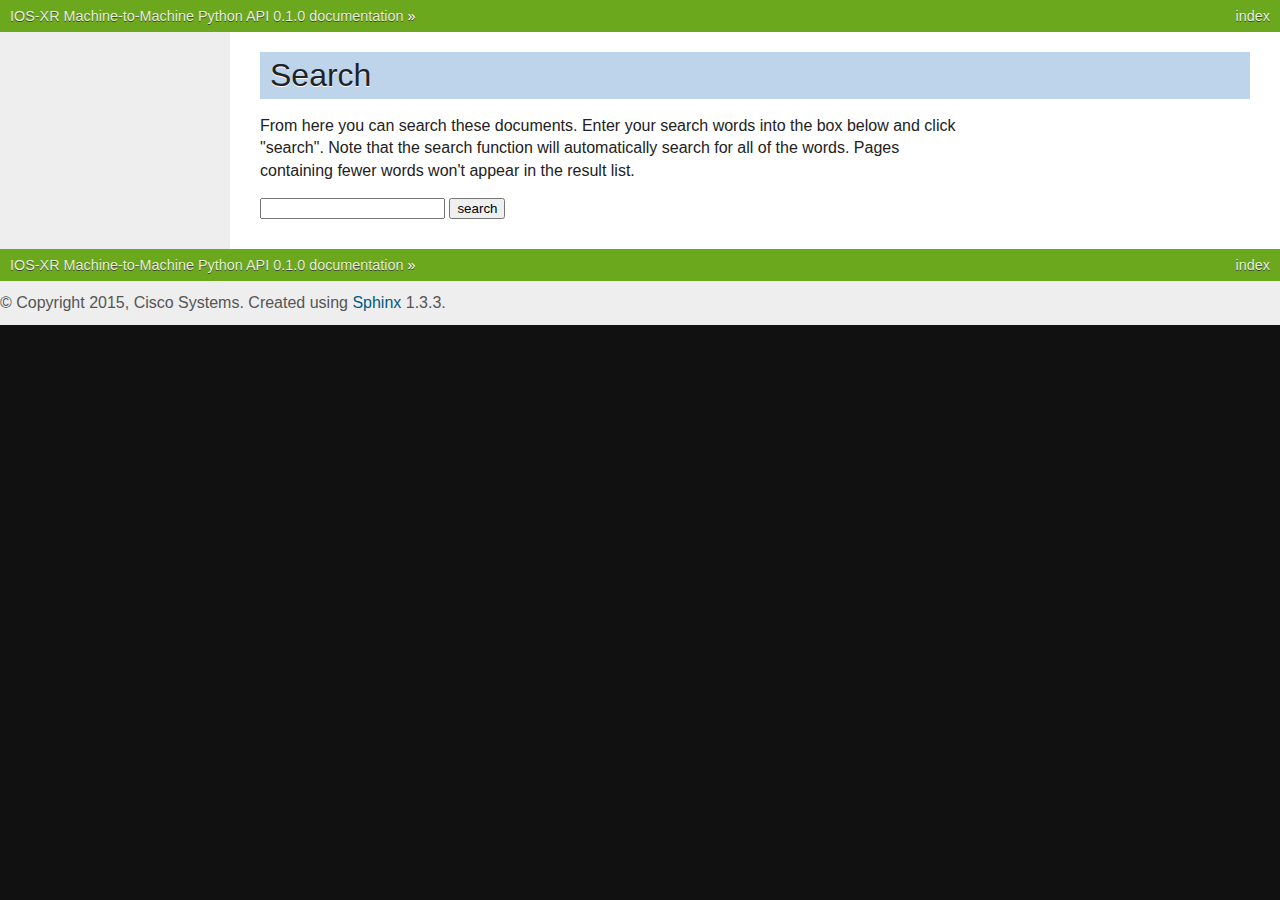
<file: doc/html/search.html>
<!DOCTYPE html PUBLIC "-//W3C//DTD XHTML 1.0 Transitional//EN"
  "http://www.w3.org/TR/xhtml1/DTD/xhtml1-transitional.dtd">


<html xmlns="http://www.w3.org/1999/xhtml">
  <head>
    <meta http-equiv="Content-Type" content="text/html; charset=utf-8" />
    
    <title>Search &mdash; IOS-XR Machine-to-Machine Python API 0.1.0 documentation</title>
    
    <link rel="stylesheet" href="_static/m2m.css" type="text/css" />
    <link rel="stylesheet" href="_static/pygments.css" type="text/css" />
    
    <script type="text/javascript">
      var DOCUMENTATION_OPTIONS = {
        URL_ROOT:    './',
        VERSION:     '0.1.0',
        COLLAPSE_INDEX: false,
        FILE_SUFFIX: '.html',
        HAS_SOURCE:  true
      };
    </script>
    <script type="text/javascript" src="_static/jquery.js"></script>
    <script type="text/javascript" src="_static/underscore.js"></script>
    <script type="text/javascript" src="_static/doctools.js"></script>
    <script type="text/javascript" src="_static/searchtools.js"></script>
    <link rel="top" title="IOS-XR Machine-to-Machine Python API 0.1.0 documentation" href="index.html" />
  <script type="text/javascript">
    jQuery(function() { Search.loadIndex("searchindex.js"); });
  </script>
  
  <script type="text/javascript" id="searchindexloader"></script>
   

  </head>
  <body role="document">
    <div class="related" role="navigation" aria-label="related navigation">
      <h3>Navigation</h3>
      <ul>
        <li class="right" style="margin-right: 10px">
          <a href="genindex.html" title="General Index"
             accesskey="I">index</a></li>
        <li class="nav-item nav-item-0"><a href="index.html">IOS-XR Machine-to-Machine Python API 0.1.0 documentation</a> &raquo;</li> 
      </ul>
    </div>  

    <div class="document">
      <div class="documentwrapper">
        <div class="bodywrapper">
          <div class="body" role="main">
            
  <h1 id="search-documentation">Search</h1>
  <div id="fallback" class="admonition warning">
  <script type="text/javascript">$('#fallback').hide();</script>
  <p>
    Please activate JavaScript to enable the search
    functionality.
  </p>
  </div>
  <p>
    From here you can search these documents. Enter your search
    words into the box below and click "search". Note that the search
    function will automatically search for all of the words. Pages
    containing fewer words won't appear in the result list.
  </p>
  <form action="" method="get">
    <input type="text" name="q" value="" />
    <input type="submit" value="search" />
    <span id="search-progress" style="padding-left: 10px"></span>
  </form>
  
  <div id="search-results">
  
  </div>

          </div>
        </div>
      </div>
      <div class="sphinxsidebar" role="navigation" aria-label="main navigation">
        <div class="sphinxsidebarwrapper">
        </div>
      </div>
      <div class="clearer"></div>
    </div>
    <div class="related" role="navigation" aria-label="related navigation">
      <h3>Navigation</h3>
      <ul>
        <li class="right" style="margin-right: 10px">
          <a href="genindex.html" title="General Index"
             >index</a></li>
        <li class="nav-item nav-item-0"><a href="index.html">IOS-XR Machine-to-Machine Python API 0.1.0 documentation</a> &raquo;</li> 
      </ul>
    </div>
    <div class="footer" role="contentinfo">
        &copy; Copyright 2015, Cisco Systems.
      Created using <a href="http://sphinx-doc.org/">Sphinx</a> 1.3.3.
    </div>
  </body>
</html>
</file>
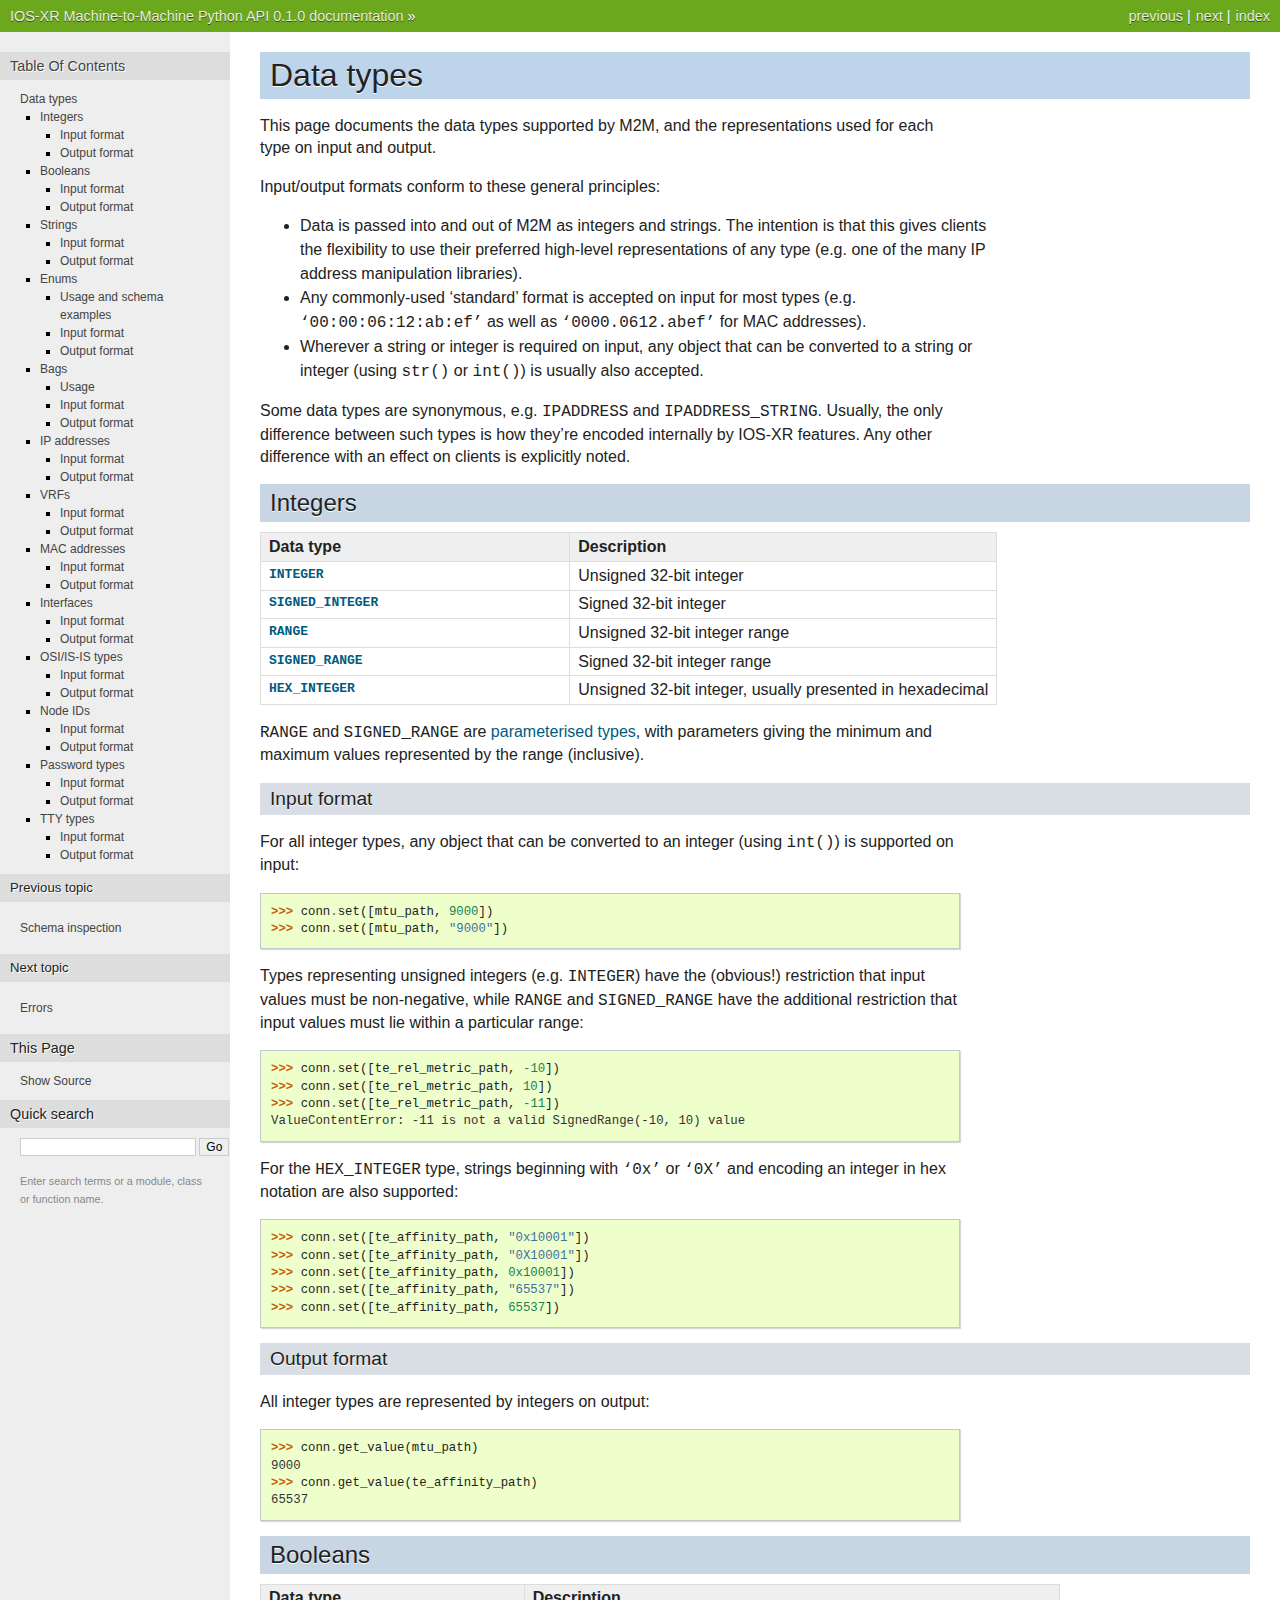
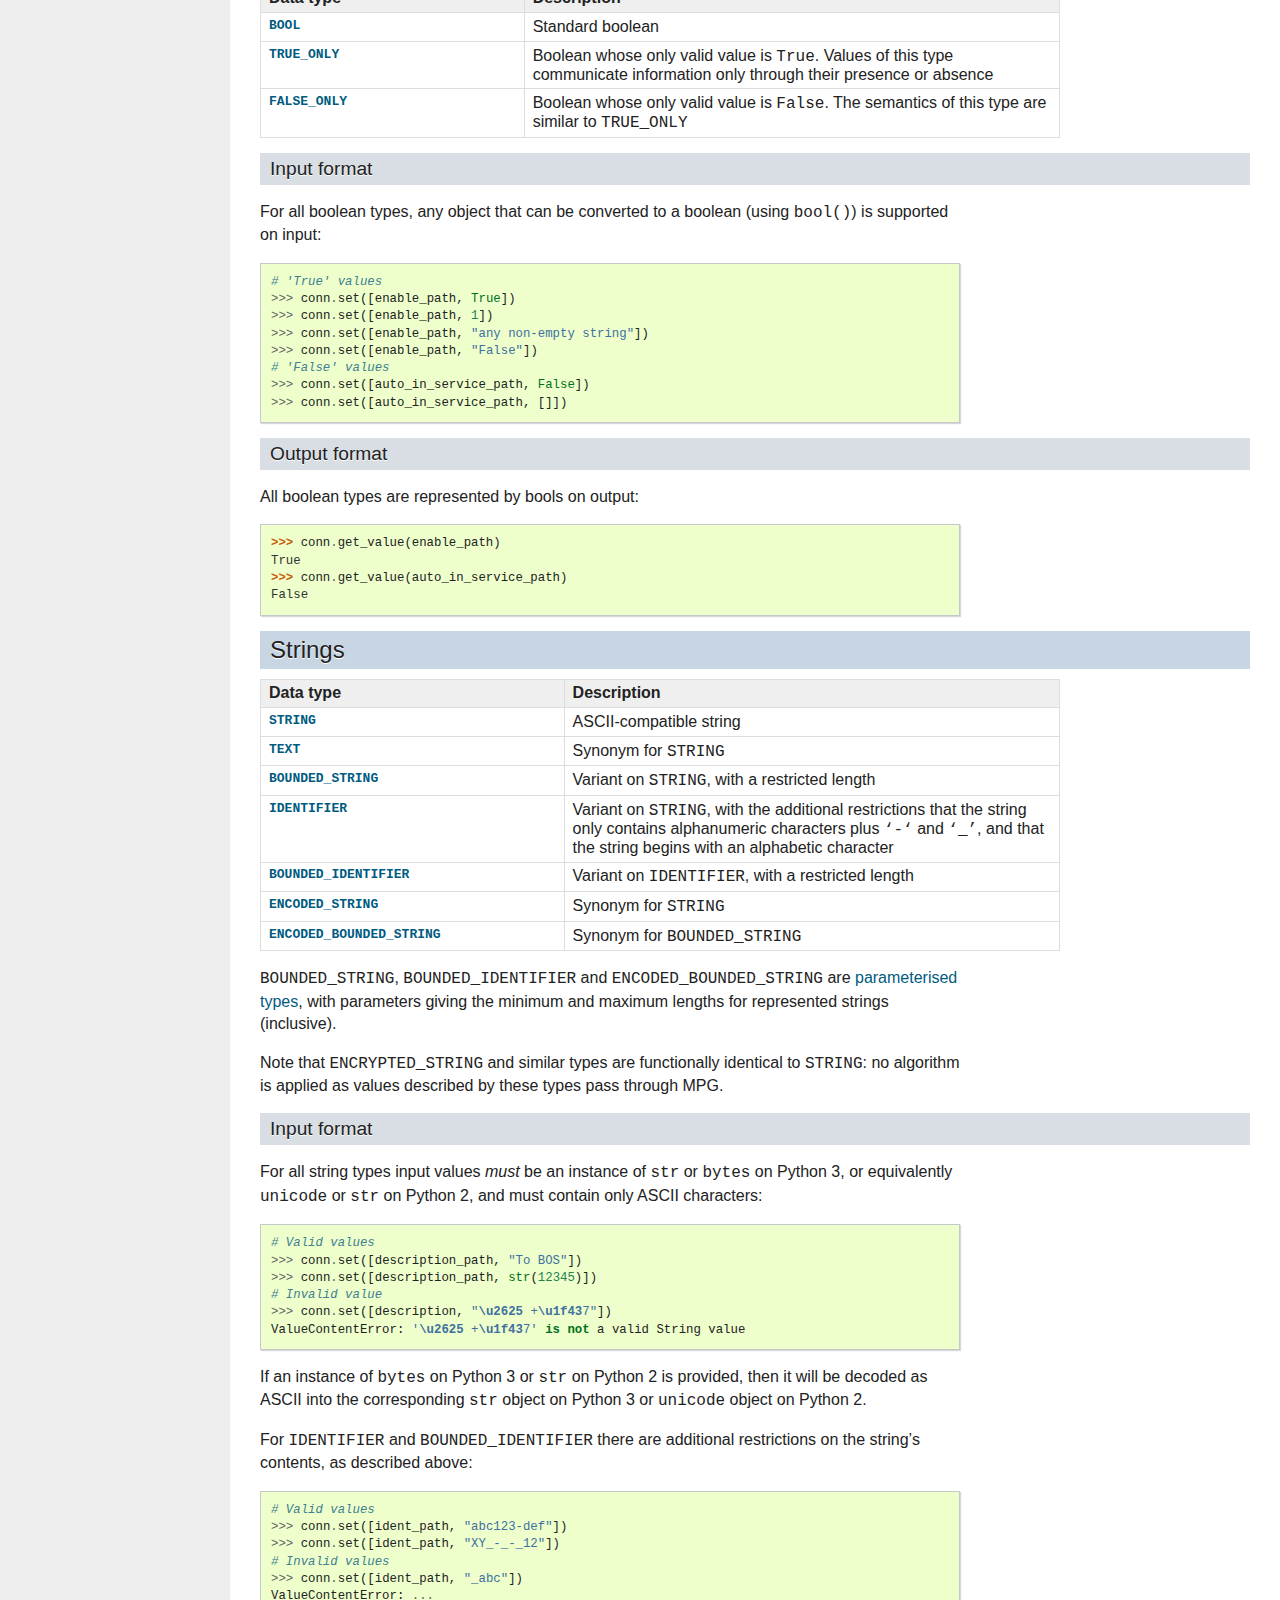
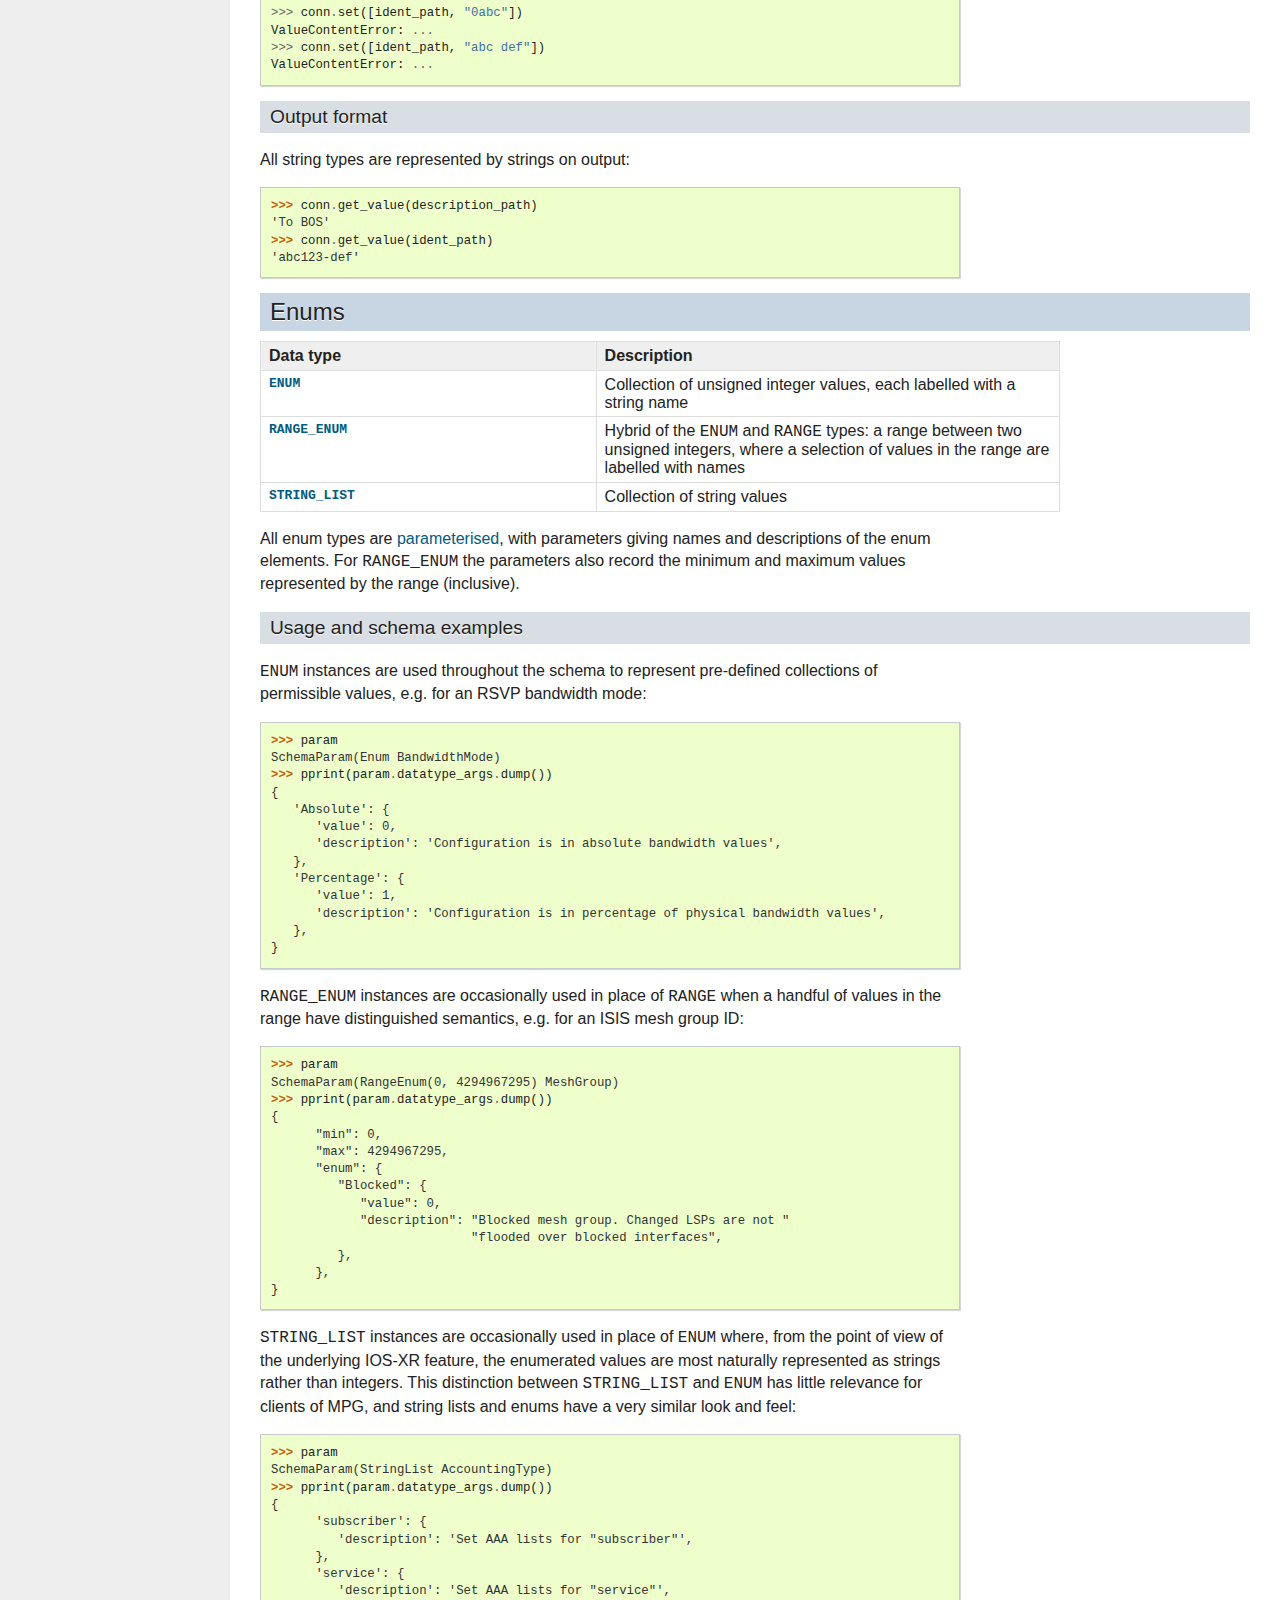
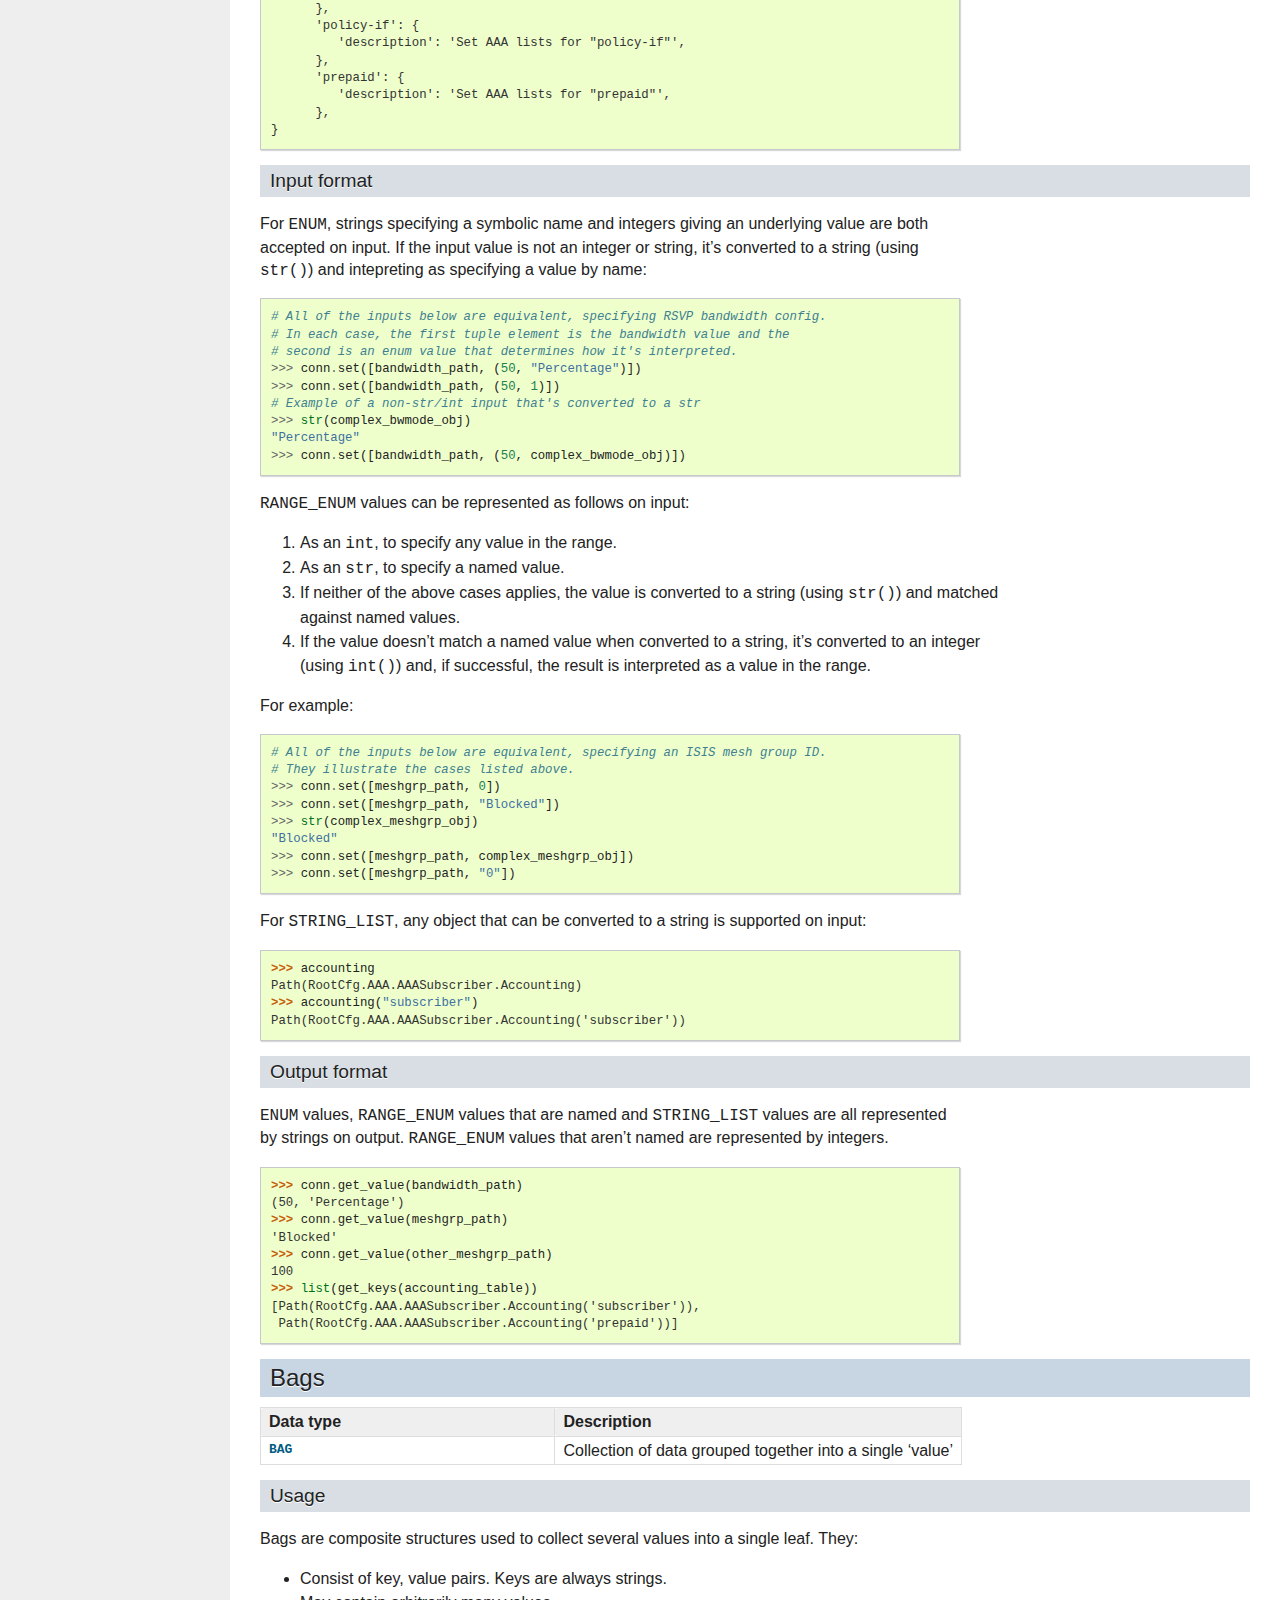
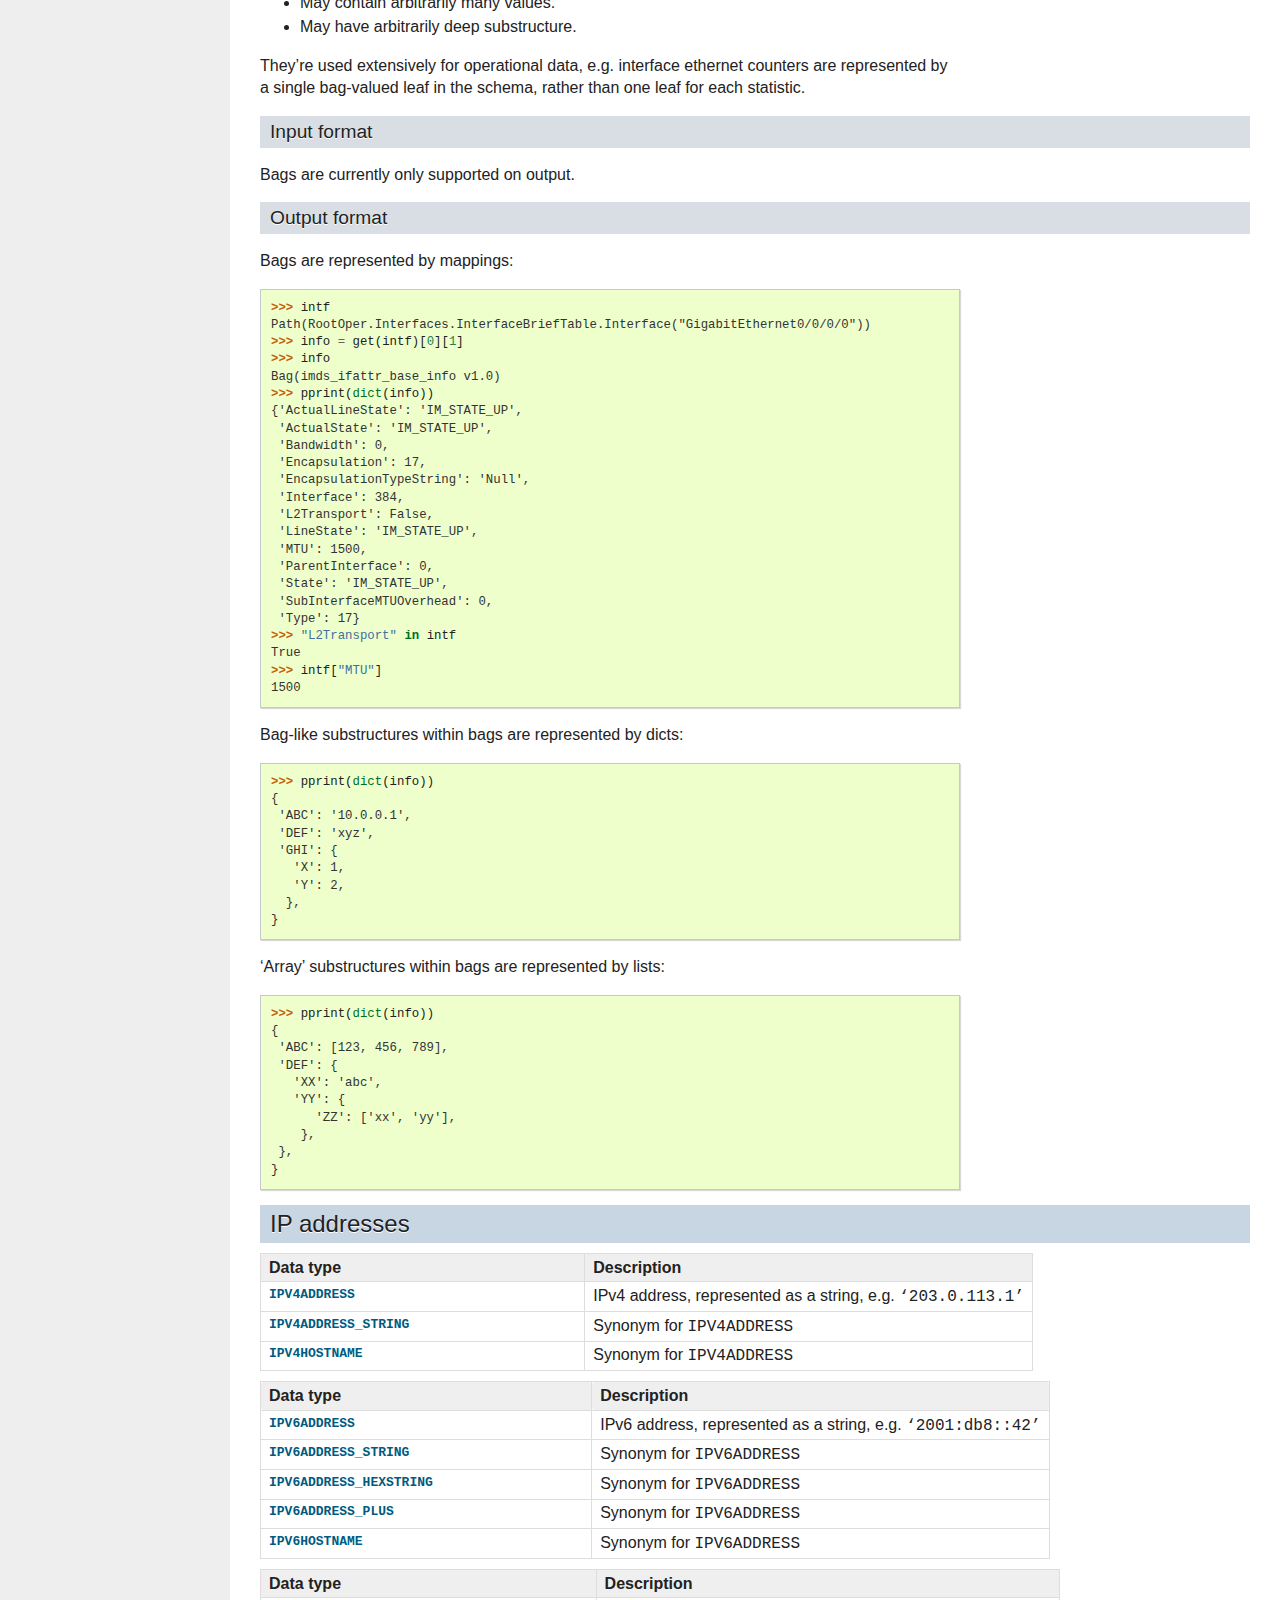
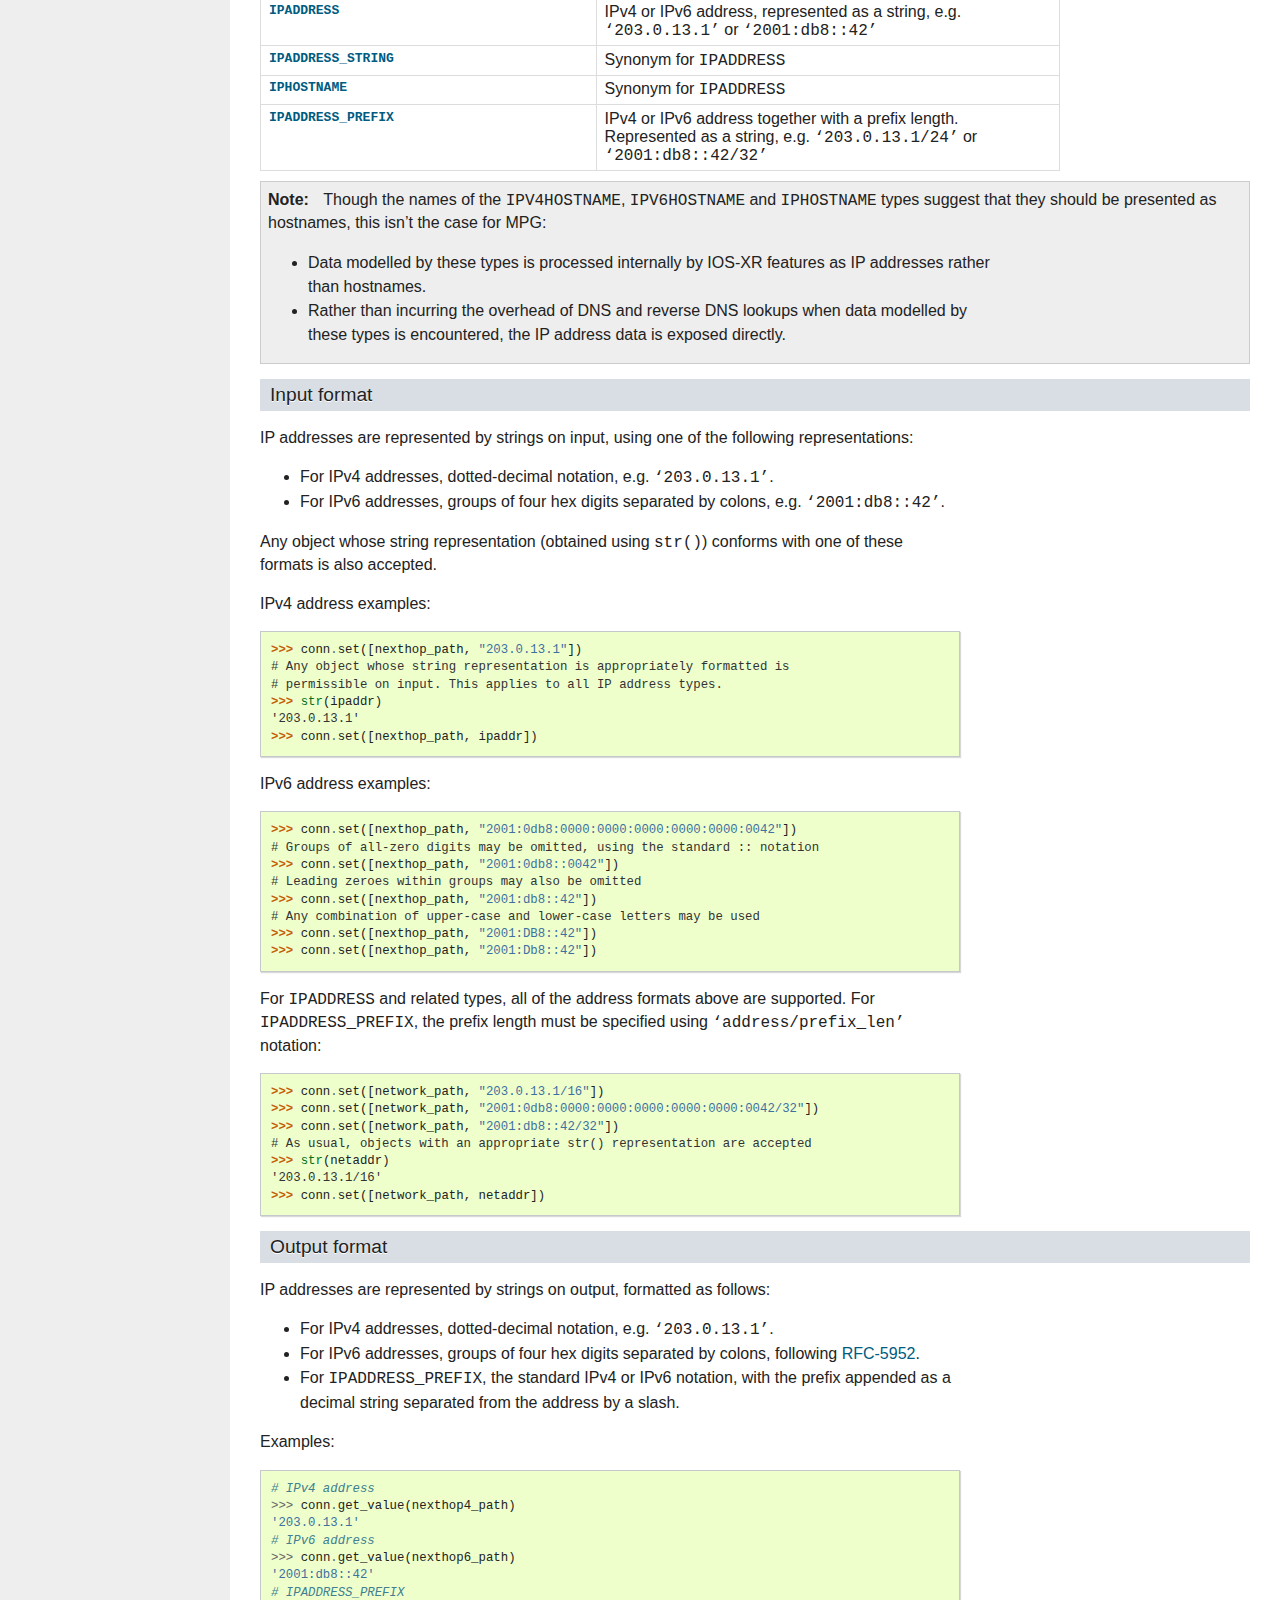
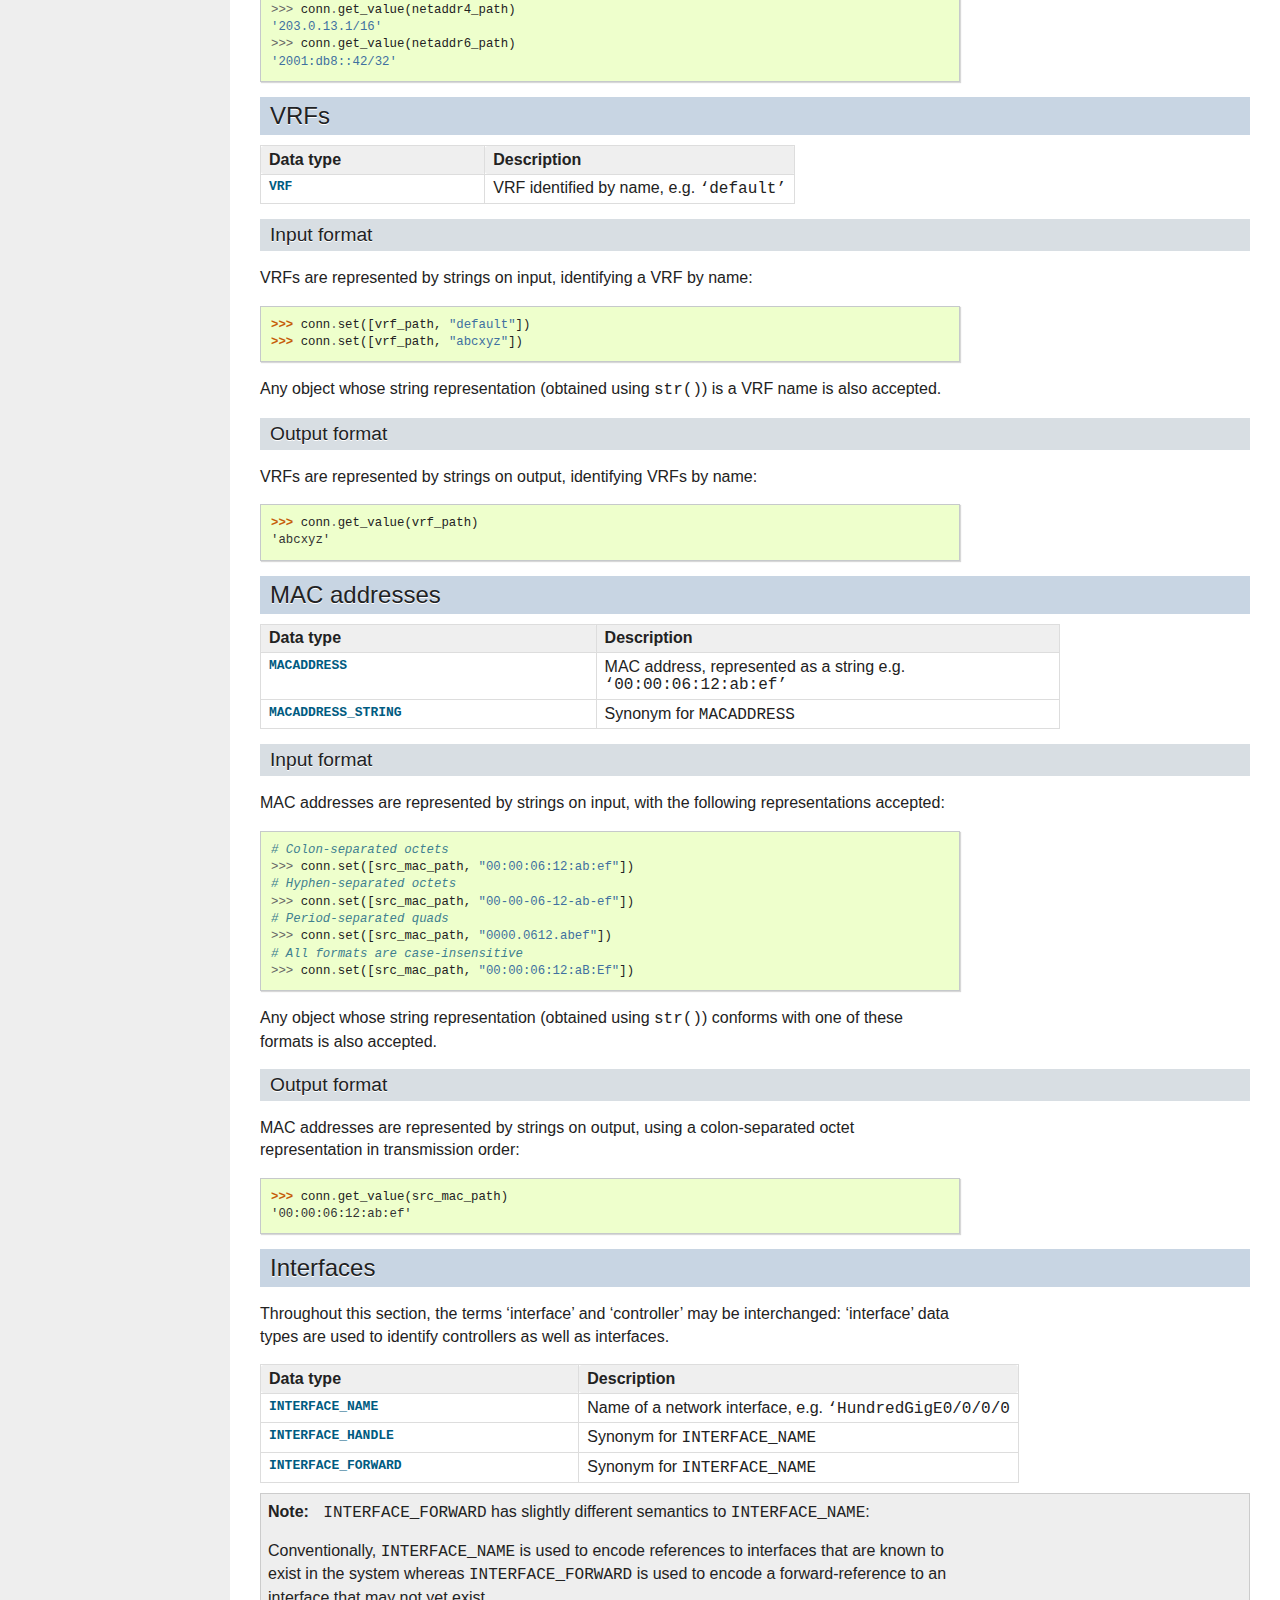
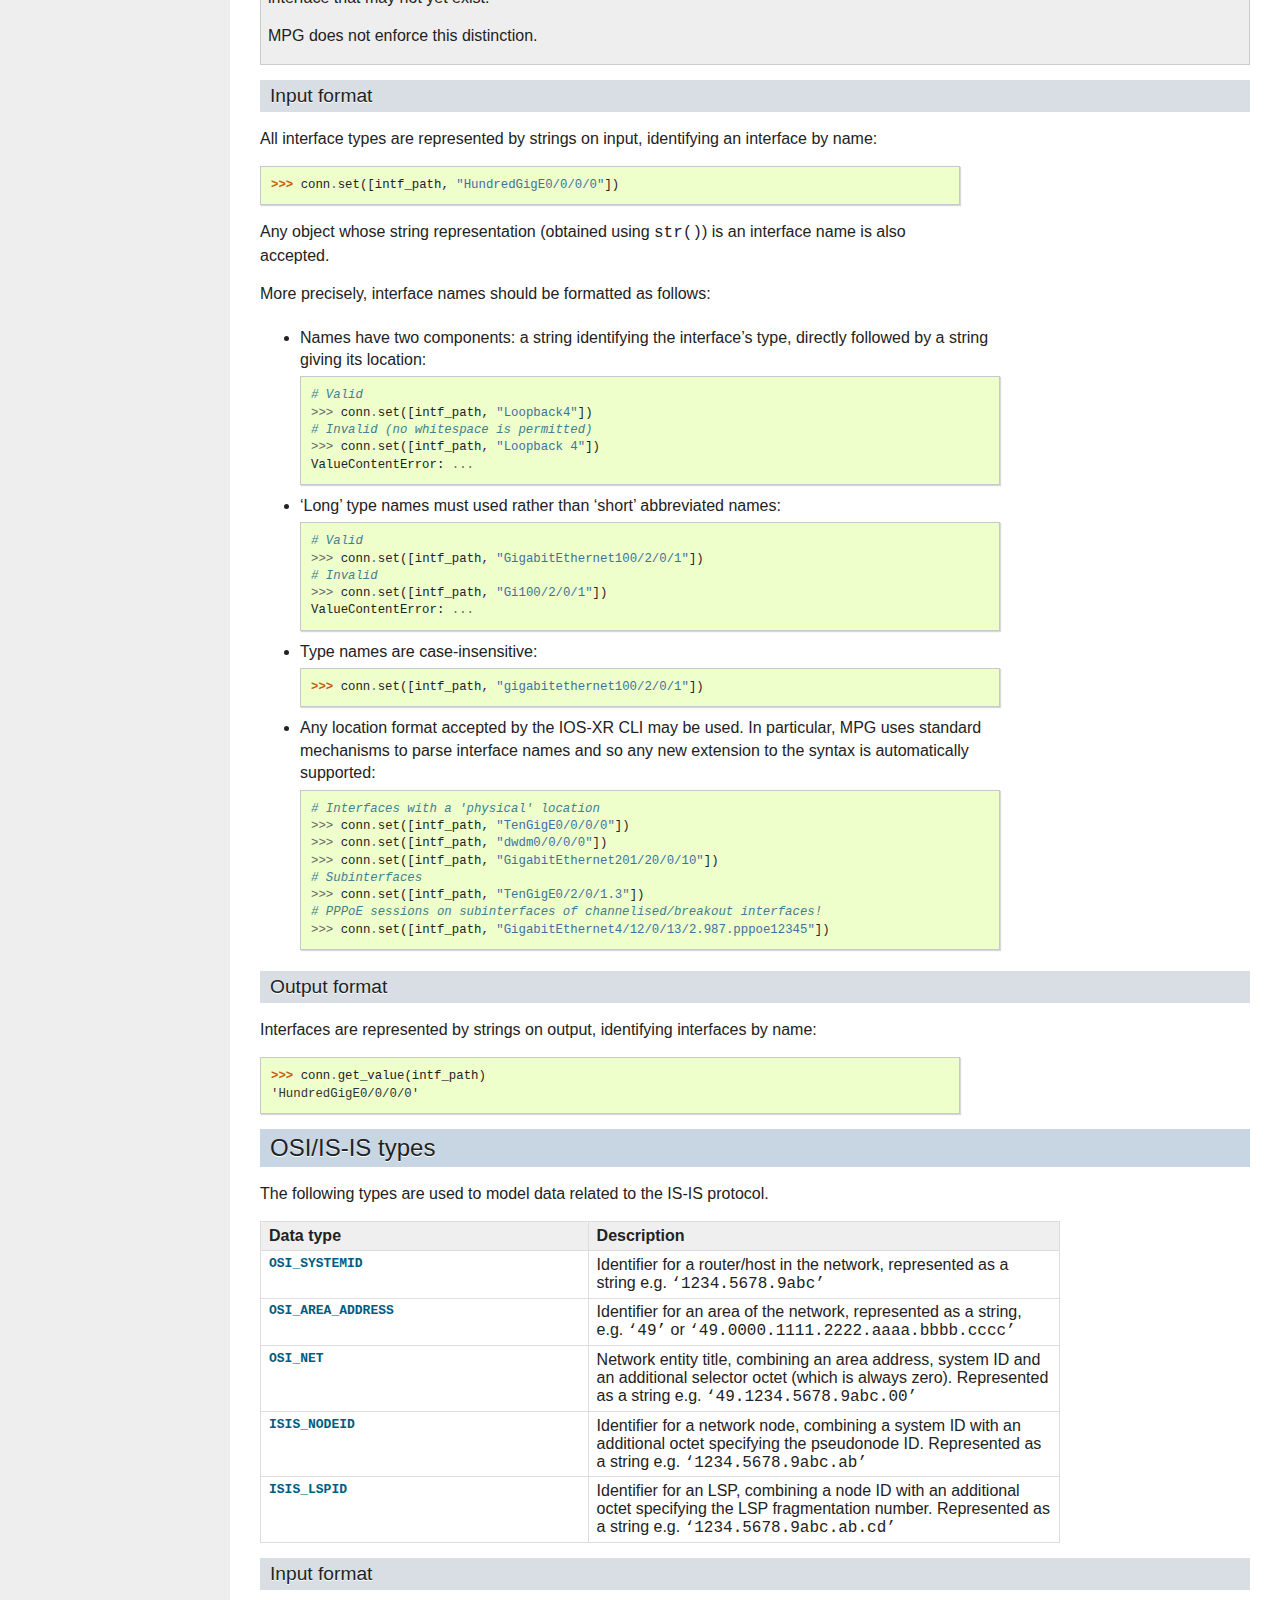
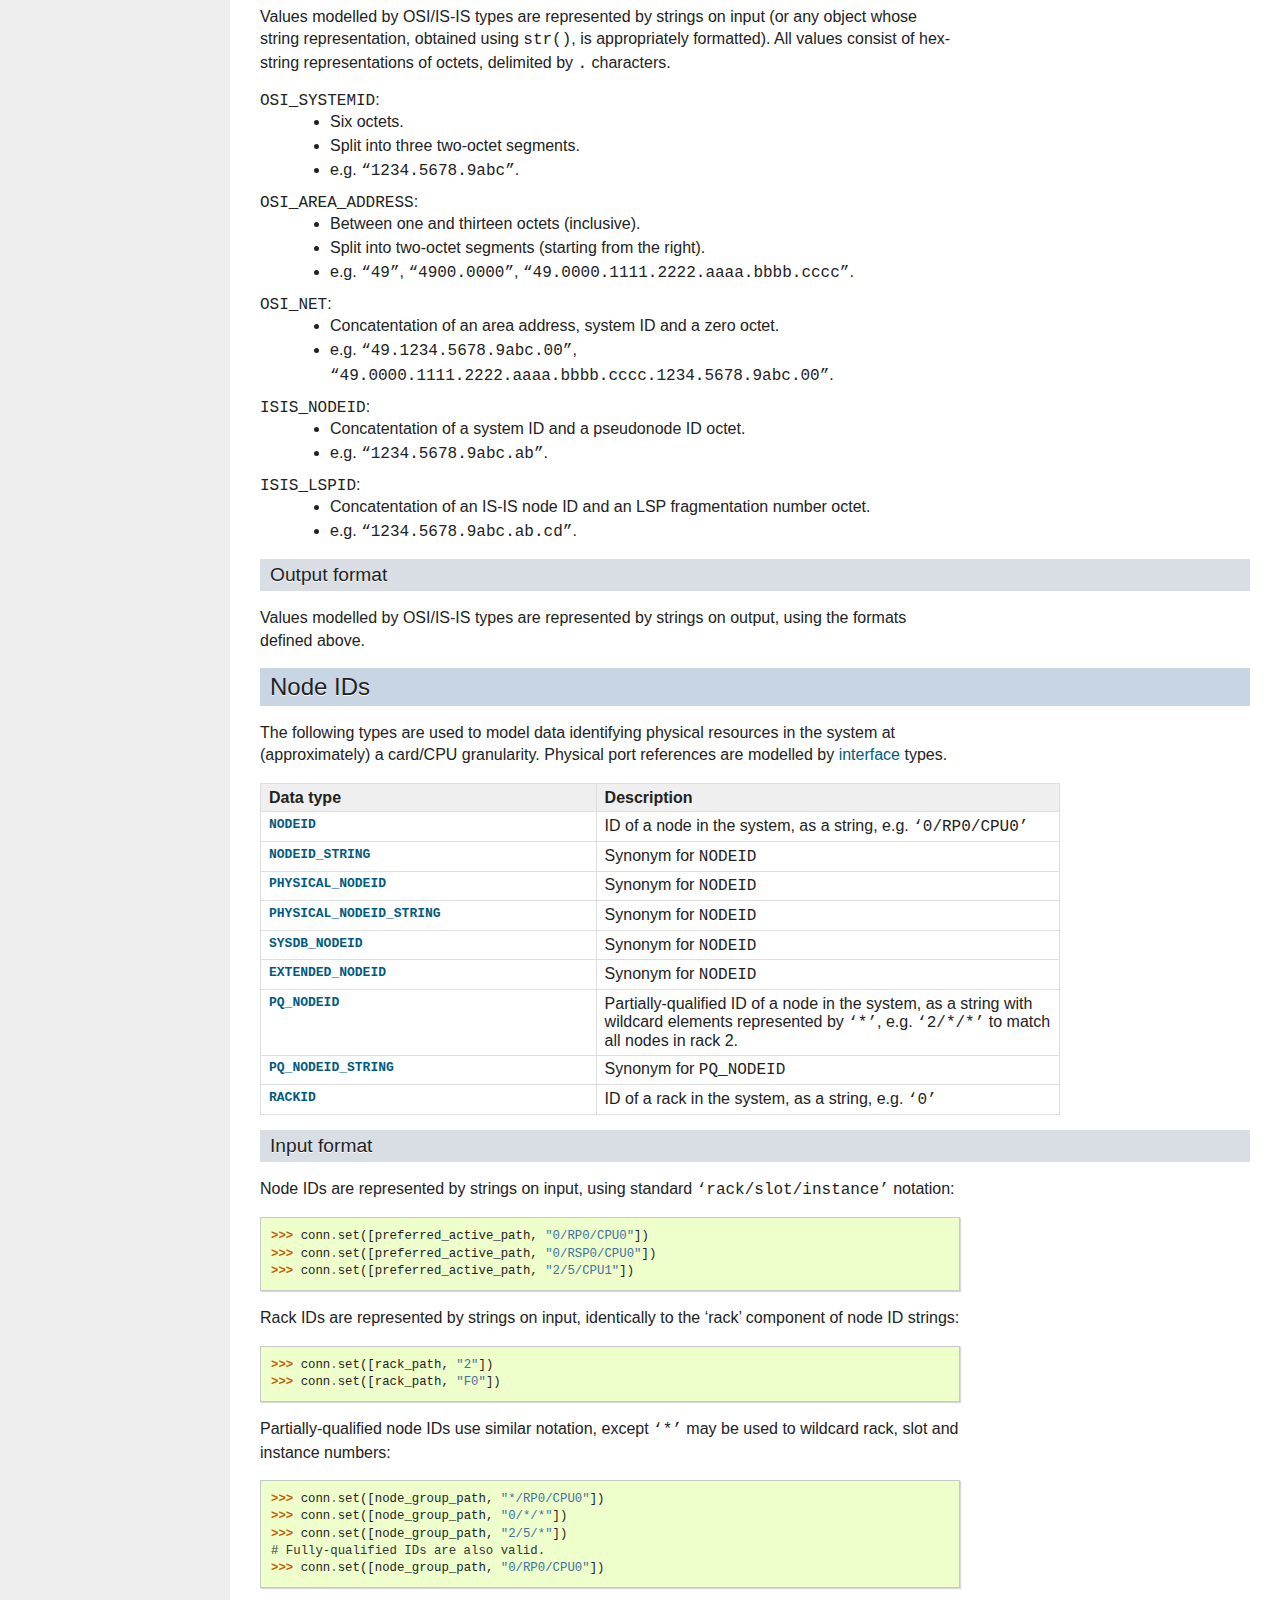
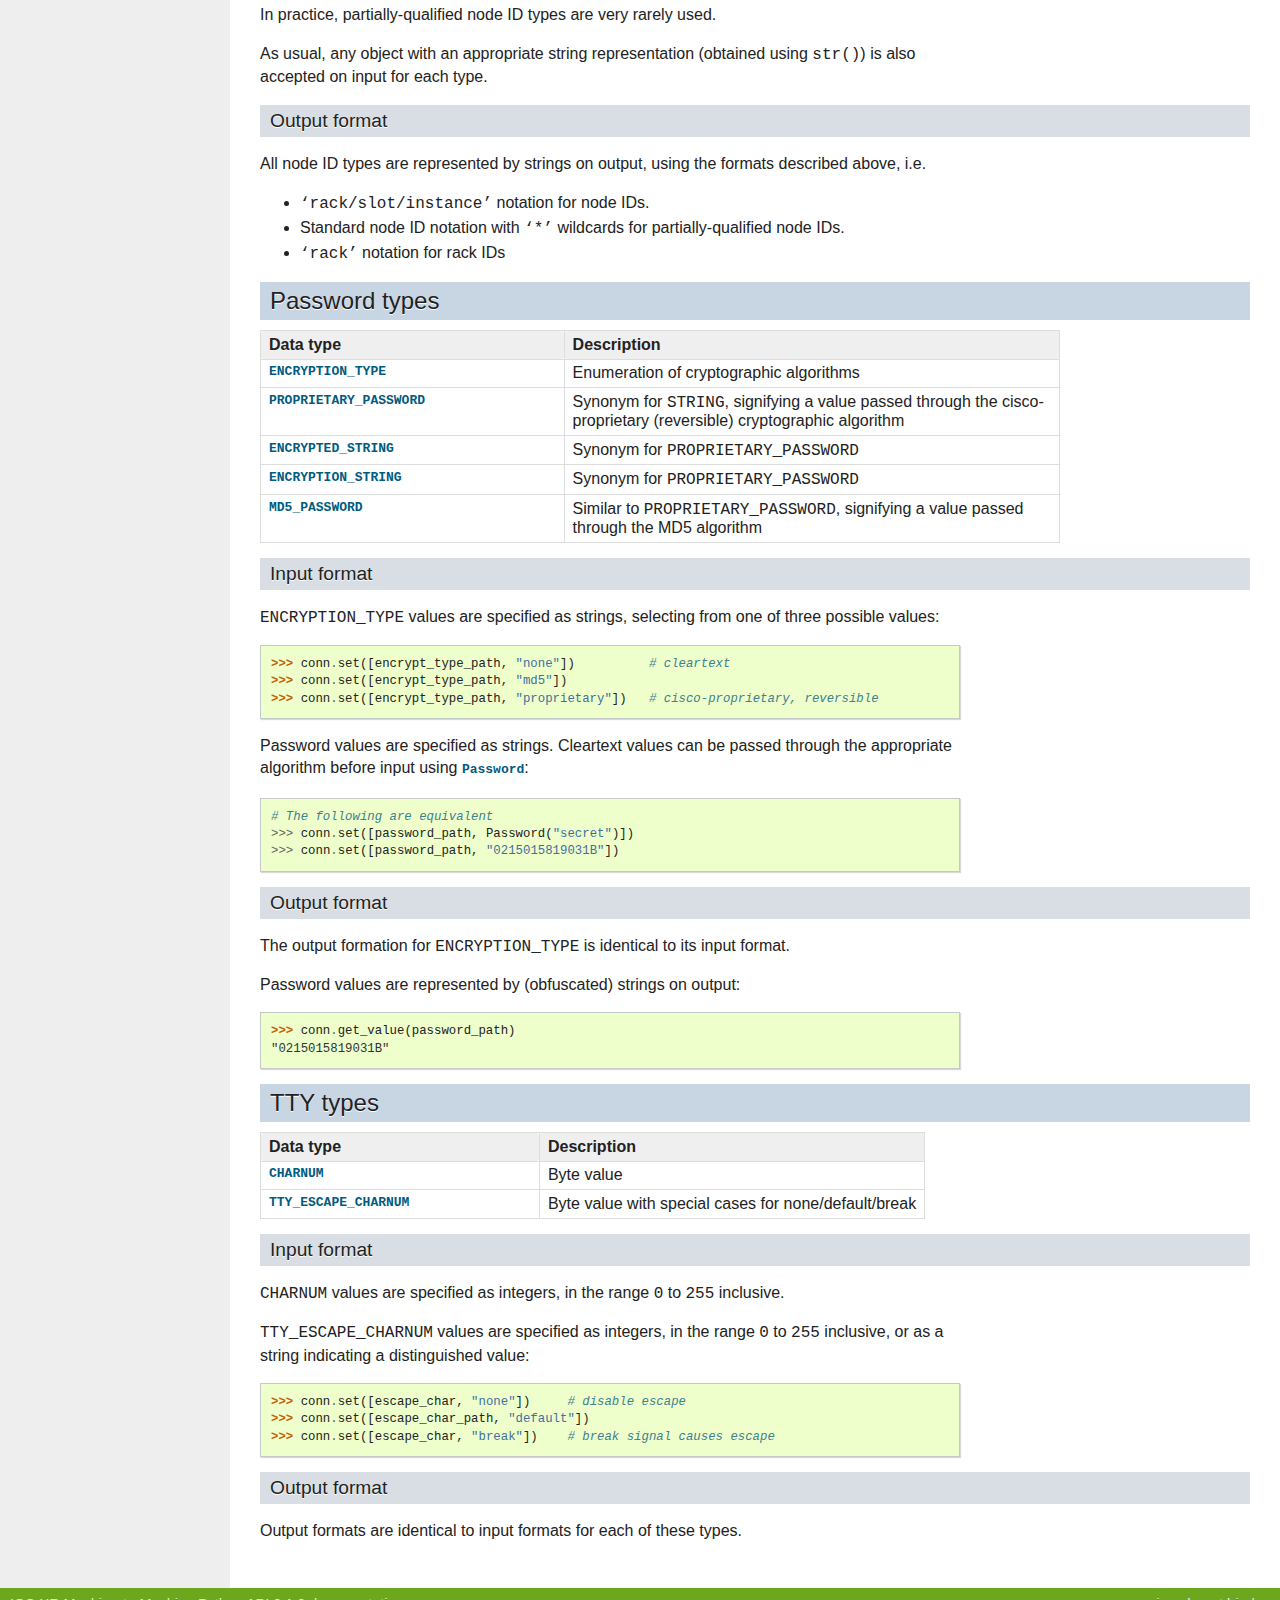
<file: doc/html/types.html>
<!DOCTYPE html PUBLIC "-//W3C//DTD XHTML 1.0 Transitional//EN"
  "http://www.w3.org/TR/xhtml1/DTD/xhtml1-transitional.dtd">


<html xmlns="http://www.w3.org/1999/xhtml">
  <head>
    <meta http-equiv="Content-Type" content="text/html; charset=utf-8" />
    
    <title>Data types &mdash; IOS-XR Machine-to-Machine Python API 0.1.0 documentation</title>
    
    <link rel="stylesheet" href="_static/m2m.css" type="text/css" />
    <link rel="stylesheet" href="_static/pygments.css" type="text/css" />
    
    <script type="text/javascript">
      var DOCUMENTATION_OPTIONS = {
        URL_ROOT:    './',
        VERSION:     '0.1.0',
        COLLAPSE_INDEX: false,
        FILE_SUFFIX: '.html',
        HAS_SOURCE:  true
      };
    </script>
    <script type="text/javascript" src="_static/jquery.js"></script>
    <script type="text/javascript" src="_static/underscore.js"></script>
    <script type="text/javascript" src="_static/doctools.js"></script>
    <link rel="top" title="IOS-XR Machine-to-Machine Python API 0.1.0 documentation" href="index.html" />
    <link rel="next" title="Errors" href="errors.html" />
    <link rel="prev" title="Schema inspection" href="schema.html" /> 
  </head>
  <body role="document">
    <div class="related" role="navigation" aria-label="related navigation">
      <h3>Navigation</h3>
      <ul>
        <li class="right" style="margin-right: 10px">
          <a href="genindex.html" title="General Index"
             accesskey="I">index</a></li>
        <li class="right" >
          <a href="errors.html" title="Errors"
             accesskey="N">next</a> |</li>
        <li class="right" >
          <a href="schema.html" title="Schema inspection"
             accesskey="P">previous</a> |</li>
        <li class="nav-item nav-item-0"><a href="index.html">IOS-XR Machine-to-Machine Python API 0.1.0 documentation</a> &raquo;</li> 
      </ul>
    </div>  

    <div class="document">
      <div class="documentwrapper">
        <div class="bodywrapper">
          <div class="body" role="main">
            
  <div class="section" id="data-types">
<h1>Data types<a class="headerlink" href="#data-types" title="Permalink to this headline">¶</a></h1>
<p>This page documents the data types supported by M2M, and the representations
used for each type on input and output.</p>
<p>Input/output formats conform to these general principles:</p>
<ul class="simple">
<li>Data is passed into and out of M2M as integers and strings. The intention is
that this gives clients the flexibility to use their preferred high-level
representations of any type (e.g. one of the many IP address manipulation
libraries).</li>
<li>Any commonly-used &#8216;standard&#8217; format is accepted on input for most types (e.g.
<cite>&#8216;00:00:06:12:ab:ef&#8217;</cite> as well as <cite>&#8216;0000.0612.abef&#8217;</cite> for MAC addresses).</li>
<li>Wherever a string or integer is required on input, any object that can be
converted to a string or integer (using <cite>str()</cite> or <cite>int()</cite>) is usually also
accepted.</li>
</ul>
<p>Some data types are synonymous, e.g. <cite>IPADDRESS</cite> and <cite>IPADDRESS_STRING</cite>.
Usually, the only difference between such types is how they&#8217;re encoded
internally by IOS-XR features. Any other difference with an effect on clients
is explicitly noted.</p>
<div class="section" id="integers">
<span id="hex-integer"></span><span id="signed-range"></span><span id="range"></span><span id="signed-integer"></span><span id="integer"></span><h2>Integers<a class="headerlink" href="#integers" title="Permalink to this headline">¶</a></h2>
<table border="1" class="docutils">
<colgroup>
<col width="42%" />
<col width="58%" />
</colgroup>
<thead valign="bottom">
<tr class="row-odd"><th class="head">Data type</th>
<th class="head">Description</th>
</tr>
</thead>
<tbody valign="top">
<tr class="row-even"><td><a class="reference internal" href="schema.html#Datatype.INTEGER" title="Datatype.INTEGER"><code class="xref py py-attr docutils literal"><span class="pre">INTEGER</span></code></a></td>
<td>Unsigned 32-bit integer</td>
</tr>
<tr class="row-odd"><td><a class="reference internal" href="schema.html#Datatype.SIGNED_INTEGER" title="Datatype.SIGNED_INTEGER"><code class="xref py py-attr docutils literal"><span class="pre">SIGNED_INTEGER</span></code></a></td>
<td>Signed 32-bit integer</td>
</tr>
<tr class="row-even"><td><a class="reference internal" href="schema.html#Datatype.RANGE" title="Datatype.RANGE"><code class="xref py py-attr docutils literal"><span class="pre">RANGE</span></code></a></td>
<td>Unsigned 32-bit integer range</td>
</tr>
<tr class="row-odd"><td><a class="reference internal" href="schema.html#Datatype.SIGNED_RANGE" title="Datatype.SIGNED_RANGE"><code class="xref py py-attr docutils literal"><span class="pre">SIGNED_RANGE</span></code></a></td>
<td>Signed 32-bit integer range</td>
</tr>
<tr class="row-even"><td><a class="reference internal" href="schema.html#Datatype.HEX_INTEGER" title="Datatype.HEX_INTEGER"><code class="xref py py-attr docutils literal"><span class="pre">HEX_INTEGER</span></code></a></td>
<td>Unsigned 32-bit integer, usually presented in hexadecimal</td>
</tr>
</tbody>
</table>
<p><cite>RANGE</cite> and <cite>SIGNED_RANGE</cite> are <a class="reference external" href="schema.html#parameters">parameterised types</a>,
with parameters giving the minimum and maximum values represented by the range
(inclusive).</p>
<div class="section" id="input-format">
<h3>Input format<a class="headerlink" href="#input-format" title="Permalink to this headline">¶</a></h3>
<p>For all integer types, any object that can be converted to an integer (using
<cite>int()</cite>) is supported on input:</p>
<div class="highlight-python"><div class="highlight"><pre><span class="gp">&gt;&gt;&gt; </span><span class="n">conn</span><span class="o">.</span><span class="n">set</span><span class="p">([</span><span class="n">mtu_path</span><span class="p">,</span> <span class="mi">9000</span><span class="p">])</span>
<span class="gp">&gt;&gt;&gt; </span><span class="n">conn</span><span class="o">.</span><span class="n">set</span><span class="p">([</span><span class="n">mtu_path</span><span class="p">,</span> <span class="s">&quot;9000&quot;</span><span class="p">])</span>
</pre></div>
</div>
<p>Types representing unsigned integers (e.g. <cite>INTEGER</cite>) have the (obvious!)
restriction that input values must be non-negative, while <cite>RANGE</cite> and
<cite>SIGNED_RANGE</cite> have the additional restriction that input values must lie
within a particular range:</p>
<div class="highlight-python"><div class="highlight"><pre><span class="gp">&gt;&gt;&gt; </span><span class="n">conn</span><span class="o">.</span><span class="n">set</span><span class="p">([</span><span class="n">te_rel_metric_path</span><span class="p">,</span> <span class="o">-</span><span class="mi">10</span><span class="p">])</span>
<span class="gp">&gt;&gt;&gt; </span><span class="n">conn</span><span class="o">.</span><span class="n">set</span><span class="p">([</span><span class="n">te_rel_metric_path</span><span class="p">,</span> <span class="mi">10</span><span class="p">])</span>
<span class="gp">&gt;&gt;&gt; </span><span class="n">conn</span><span class="o">.</span><span class="n">set</span><span class="p">([</span><span class="n">te_rel_metric_path</span><span class="p">,</span> <span class="o">-</span><span class="mi">11</span><span class="p">])</span>
<span class="go">ValueContentError: -11 is not a valid SignedRange(-10, 10) value</span>
</pre></div>
</div>
<p>For the <cite>HEX_INTEGER</cite> type, strings beginning with <cite>&#8216;0x&#8217;</cite> or <cite>&#8216;0X&#8217;</cite> and
encoding an integer in hex notation are also supported:</p>
<div class="highlight-python"><div class="highlight"><pre><span class="gp">&gt;&gt;&gt; </span><span class="n">conn</span><span class="o">.</span><span class="n">set</span><span class="p">([</span><span class="n">te_affinity_path</span><span class="p">,</span> <span class="s">&quot;0x10001&quot;</span><span class="p">])</span>
<span class="gp">&gt;&gt;&gt; </span><span class="n">conn</span><span class="o">.</span><span class="n">set</span><span class="p">([</span><span class="n">te_affinity_path</span><span class="p">,</span> <span class="s">&quot;0X10001&quot;</span><span class="p">])</span>
<span class="gp">&gt;&gt;&gt; </span><span class="n">conn</span><span class="o">.</span><span class="n">set</span><span class="p">([</span><span class="n">te_affinity_path</span><span class="p">,</span> <span class="mh">0x10001</span><span class="p">])</span>
<span class="gp">&gt;&gt;&gt; </span><span class="n">conn</span><span class="o">.</span><span class="n">set</span><span class="p">([</span><span class="n">te_affinity_path</span><span class="p">,</span> <span class="s">&quot;65537&quot;</span><span class="p">])</span>
<span class="gp">&gt;&gt;&gt; </span><span class="n">conn</span><span class="o">.</span><span class="n">set</span><span class="p">([</span><span class="n">te_affinity_path</span><span class="p">,</span> <span class="mi">65537</span><span class="p">])</span>
</pre></div>
</div>
</div>
<div class="section" id="output-format">
<h3>Output format<a class="headerlink" href="#output-format" title="Permalink to this headline">¶</a></h3>
<p>All integer types are represented by integers on output:</p>
<div class="highlight-python"><div class="highlight"><pre><span class="gp">&gt;&gt;&gt; </span><span class="n">conn</span><span class="o">.</span><span class="n">get_value</span><span class="p">(</span><span class="n">mtu_path</span><span class="p">)</span>
<span class="go">9000</span>
<span class="gp">&gt;&gt;&gt; </span><span class="n">conn</span><span class="o">.</span><span class="n">get_value</span><span class="p">(</span><span class="n">te_affinity_path</span><span class="p">)</span>
<span class="go">65537</span>
</pre></div>
</div>
</div>
</div>
<div class="section" id="booleans">
<span id="false-only"></span><span id="true-only"></span><span id="bool"></span><h2>Booleans<a class="headerlink" href="#booleans" title="Permalink to this headline">¶</a></h2>
<table border="1" class="docutils">
<colgroup>
<col width="33%" />
<col width="67%" />
</colgroup>
<thead valign="bottom">
<tr class="row-odd"><th class="head">Data type</th>
<th class="head">Description</th>
</tr>
</thead>
<tbody valign="top">
<tr class="row-even"><td><a class="reference internal" href="schema.html#Datatype.BOOL" title="Datatype.BOOL"><code class="xref py py-attr docutils literal"><span class="pre">BOOL</span></code></a></td>
<td>Standard boolean</td>
</tr>
<tr class="row-odd"><td><a class="reference internal" href="schema.html#Datatype.TRUE_ONLY" title="Datatype.TRUE_ONLY"><code class="xref py py-attr docutils literal"><span class="pre">TRUE_ONLY</span></code></a></td>
<td>Boolean whose only valid value is <cite>True</cite>. Values of this type
communicate information only through their presence or absence</td>
</tr>
<tr class="row-even"><td><a class="reference internal" href="schema.html#Datatype.FALSE_ONLY" title="Datatype.FALSE_ONLY"><code class="xref py py-attr docutils literal"><span class="pre">FALSE_ONLY</span></code></a></td>
<td>Boolean whose only valid value is <cite>False</cite>. The semantics of
this type are similar to <cite>TRUE_ONLY</cite></td>
</tr>
</tbody>
</table>
<div class="section" id="id1">
<h3>Input format<a class="headerlink" href="#id1" title="Permalink to this headline">¶</a></h3>
<p>For all boolean types, any object that can be converted to a boolean (using
<cite>bool()</cite>) is supported on input:</p>
<div class="highlight-python"><div class="highlight"><pre><span class="c"># &#39;True&#39; values</span>
<span class="o">&gt;&gt;&gt;</span> <span class="n">conn</span><span class="o">.</span><span class="n">set</span><span class="p">([</span><span class="n">enable_path</span><span class="p">,</span> <span class="bp">True</span><span class="p">])</span>
<span class="o">&gt;&gt;&gt;</span> <span class="n">conn</span><span class="o">.</span><span class="n">set</span><span class="p">([</span><span class="n">enable_path</span><span class="p">,</span> <span class="mi">1</span><span class="p">])</span>
<span class="o">&gt;&gt;&gt;</span> <span class="n">conn</span><span class="o">.</span><span class="n">set</span><span class="p">([</span><span class="n">enable_path</span><span class="p">,</span> <span class="s">&quot;any non-empty string&quot;</span><span class="p">])</span>
<span class="o">&gt;&gt;&gt;</span> <span class="n">conn</span><span class="o">.</span><span class="n">set</span><span class="p">([</span><span class="n">enable_path</span><span class="p">,</span> <span class="s">&quot;False&quot;</span><span class="p">])</span>
<span class="c"># &#39;False&#39; values</span>
<span class="o">&gt;&gt;&gt;</span> <span class="n">conn</span><span class="o">.</span><span class="n">set</span><span class="p">([</span><span class="n">auto_in_service_path</span><span class="p">,</span> <span class="bp">False</span><span class="p">])</span>
<span class="o">&gt;&gt;&gt;</span> <span class="n">conn</span><span class="o">.</span><span class="n">set</span><span class="p">([</span><span class="n">auto_in_service_path</span><span class="p">,</span> <span class="p">[]])</span>
</pre></div>
</div>
</div>
<div class="section" id="id2">
<h3>Output format<a class="headerlink" href="#id2" title="Permalink to this headline">¶</a></h3>
<p>All boolean types are represented by bools on output:</p>
<div class="highlight-python"><div class="highlight"><pre><span class="gp">&gt;&gt;&gt; </span><span class="n">conn</span><span class="o">.</span><span class="n">get_value</span><span class="p">(</span><span class="n">enable_path</span><span class="p">)</span>
<span class="go">True</span>
<span class="gp">&gt;&gt;&gt; </span><span class="n">conn</span><span class="o">.</span><span class="n">get_value</span><span class="p">(</span><span class="n">auto_in_service_path</span><span class="p">)</span>
<span class="go">False</span>
</pre></div>
</div>
</div>
</div>
<div class="section" id="strings">
<span id="encoded-bounded-string"></span><span id="encoded-string"></span><span id="bounded-identifier"></span><span id="identifier"></span><span id="bounded-string"></span><span id="text"></span><span id="string"></span><h2>Strings<a class="headerlink" href="#strings" title="Permalink to this headline">¶</a></h2>
<table border="1" class="docutils">
<colgroup>
<col width="38%" />
<col width="62%" />
</colgroup>
<thead valign="bottom">
<tr class="row-odd"><th class="head">Data type</th>
<th class="head">Description</th>
</tr>
</thead>
<tbody valign="top">
<tr class="row-even"><td><a class="reference internal" href="schema.html#Datatype.STRING" title="Datatype.STRING"><code class="xref py py-attr docutils literal"><span class="pre">STRING</span></code></a></td>
<td>ASCII-compatible string</td>
</tr>
<tr class="row-odd"><td><a class="reference internal" href="schema.html#Datatype.TEXT" title="Datatype.TEXT"><code class="xref py py-attr docutils literal"><span class="pre">TEXT</span></code></a></td>
<td>Synonym for <cite>STRING</cite></td>
</tr>
<tr class="row-even"><td><a class="reference internal" href="schema.html#Datatype.BOUNDED_STRING" title="Datatype.BOUNDED_STRING"><code class="xref py py-attr docutils literal"><span class="pre">BOUNDED_STRING</span></code></a></td>
<td>Variant on <cite>STRING</cite>, with a restricted length</td>
</tr>
<tr class="row-odd"><td><a class="reference internal" href="schema.html#Datatype.IDENTIFIER" title="Datatype.IDENTIFIER"><code class="xref py py-attr docutils literal"><span class="pre">IDENTIFIER</span></code></a></td>
<td>Variant on <cite>STRING</cite>, with the additional restrictions that the
string only contains alphanumeric characters plus <cite>&#8216;-&#8216;</cite> and <cite>&#8216;_&#8217;</cite>,
and that the string begins with an alphabetic character</td>
</tr>
<tr class="row-even"><td><a class="reference internal" href="schema.html#Datatype.BOUNDED_IDENTIFIER" title="Datatype.BOUNDED_IDENTIFIER"><code class="xref py py-attr docutils literal"><span class="pre">BOUNDED_IDENTIFIER</span></code></a></td>
<td>Variant on <cite>IDENTIFIER</cite>, with a restricted length</td>
</tr>
<tr class="row-odd"><td><a class="reference internal" href="schema.html#Datatype.ENCODED_STRING" title="Datatype.ENCODED_STRING"><code class="xref py py-attr docutils literal"><span class="pre">ENCODED_STRING</span></code></a></td>
<td>Synonym for <cite>STRING</cite></td>
</tr>
<tr class="row-even"><td><a class="reference internal" href="schema.html#Datatype.ENCODED_BOUNDED_STRING" title="Datatype.ENCODED_BOUNDED_STRING"><code class="xref py py-attr docutils literal"><span class="pre">ENCODED_BOUNDED_STRING</span></code></a></td>
<td>Synonym for <cite>BOUNDED_STRING</cite></td>
</tr>
</tbody>
</table>
<p><cite>BOUNDED_STRING</cite>, <cite>BOUNDED_IDENTIFIER</cite> and <cite>ENCODED_BOUNDED_STRING</cite> are
<a class="reference external" href="schema.html#parameters">parameterised types</a>, with parameters giving the
minimum and maximum lengths for represented strings (inclusive).</p>
<p>Note that <cite>ENCRYPTED_STRING</cite> and similar types are functionally identical to
<cite>STRING</cite>: no algorithm is applied as values described by these types pass
through MPG.</p>
<div class="section" id="id4">
<h3>Input format<a class="headerlink" href="#id4" title="Permalink to this headline">¶</a></h3>
<p>For all string types input values <em>must</em> be an instance of <cite>str</cite> or <cite>bytes</cite>  on
Python 3, or equivalently <cite>unicode</cite> or <cite>str</cite> on Python 2, and must contain only
ASCII characters:</p>
<div class="highlight-python"><div class="highlight"><pre><span class="c"># Valid values</span>
<span class="o">&gt;&gt;&gt;</span> <span class="n">conn</span><span class="o">.</span><span class="n">set</span><span class="p">([</span><span class="n">description_path</span><span class="p">,</span> <span class="s">&quot;To BOS&quot;</span><span class="p">])</span>
<span class="o">&gt;&gt;&gt;</span> <span class="n">conn</span><span class="o">.</span><span class="n">set</span><span class="p">([</span><span class="n">description_path</span><span class="p">,</span> <span class="nb">str</span><span class="p">(</span><span class="mi">12345</span><span class="p">)])</span>
<span class="c"># Invalid value</span>
<span class="o">&gt;&gt;&gt;</span> <span class="n">conn</span><span class="o">.</span><span class="n">set</span><span class="p">([</span><span class="n">description</span><span class="p">,</span> <span class="s">&quot;</span><span class="se">\u2625</span><span class="s"> +</span><span class="se">\u1f43</span><span class="s">7&quot;</span><span class="p">])</span>
<span class="n">ValueContentError</span><span class="p">:</span> <span class="s">&#39;</span><span class="se">\u2625</span><span class="s"> +</span><span class="se">\u1f43</span><span class="s">7&#39;</span> <span class="ow">is</span> <span class="ow">not</span> <span class="n">a</span> <span class="n">valid</span> <span class="n">String</span> <span class="n">value</span>
</pre></div>
</div>
<p>If an instance of <cite>bytes</cite> on Python 3 or <cite>str</cite> on Python 2 is provided, then it
will be decoded as ASCII into the corresponding <cite>str</cite> object on Python 3 or
<cite>unicode</cite> object on Python 2.</p>
<p>For <cite>IDENTIFIER</cite> and <cite>BOUNDED_IDENTIFIER</cite> there are additional restrictions on
the string&#8217;s contents, as described above:</p>
<div class="highlight-python"><div class="highlight"><pre><span class="c"># Valid values</span>
<span class="o">&gt;&gt;&gt;</span> <span class="n">conn</span><span class="o">.</span><span class="n">set</span><span class="p">([</span><span class="n">ident_path</span><span class="p">,</span> <span class="s">&quot;abc123-def&quot;</span><span class="p">])</span>
<span class="o">&gt;&gt;&gt;</span> <span class="n">conn</span><span class="o">.</span><span class="n">set</span><span class="p">([</span><span class="n">ident_path</span><span class="p">,</span> <span class="s">&quot;XY_-_-_12&quot;</span><span class="p">])</span>
<span class="c"># Invalid values</span>
<span class="o">&gt;&gt;&gt;</span> <span class="n">conn</span><span class="o">.</span><span class="n">set</span><span class="p">([</span><span class="n">ident_path</span><span class="p">,</span> <span class="s">&quot;_abc&quot;</span><span class="p">])</span>
<span class="n">ValueContentError</span><span class="p">:</span> <span class="o">...</span>
<span class="o">&gt;&gt;&gt;</span> <span class="n">conn</span><span class="o">.</span><span class="n">set</span><span class="p">([</span><span class="n">ident_path</span><span class="p">,</span> <span class="s">&quot;0abc&quot;</span><span class="p">])</span>
<span class="n">ValueContentError</span><span class="p">:</span> <span class="o">...</span>
<span class="o">&gt;&gt;&gt;</span> <span class="n">conn</span><span class="o">.</span><span class="n">set</span><span class="p">([</span><span class="n">ident_path</span><span class="p">,</span> <span class="s">&quot;abc def&quot;</span><span class="p">])</span>
<span class="n">ValueContentError</span><span class="p">:</span> <span class="o">...</span>
</pre></div>
</div>
</div>
<div class="section" id="id5">
<h3>Output format<a class="headerlink" href="#id5" title="Permalink to this headline">¶</a></h3>
<p>All string types are represented by strings on output:</p>
<div class="highlight-python"><div class="highlight"><pre><span class="gp">&gt;&gt;&gt; </span><span class="n">conn</span><span class="o">.</span><span class="n">get_value</span><span class="p">(</span><span class="n">description_path</span><span class="p">)</span>
<span class="go">&#39;To BOS&#39;</span>
<span class="gp">&gt;&gt;&gt; </span><span class="n">conn</span><span class="o">.</span><span class="n">get_value</span><span class="p">(</span><span class="n">ident_path</span><span class="p">)</span>
<span class="go">&#39;abc123-def&#39;</span>
</pre></div>
</div>
</div>
</div>
<div class="section" id="enums">
<span id="string-list"></span><span id="range-enum"></span><span id="enum"></span><h2>Enums<a class="headerlink" href="#enums" title="Permalink to this headline">¶</a></h2>
<table border="1" class="docutils">
<colgroup>
<col width="42%" />
<col width="58%" />
</colgroup>
<thead valign="bottom">
<tr class="row-odd"><th class="head">Data type</th>
<th class="head">Description</th>
</tr>
</thead>
<tbody valign="top">
<tr class="row-even"><td><a class="reference internal" href="schema.html#Datatype.ENUM" title="Datatype.ENUM"><code class="xref py py-attr docutils literal"><span class="pre">ENUM</span></code></a></td>
<td>Collection of unsigned integer values, each labelled with
a string name</td>
</tr>
<tr class="row-odd"><td><a class="reference internal" href="schema.html#Datatype.RANGE_ENUM" title="Datatype.RANGE_ENUM"><code class="xref py py-attr docutils literal"><span class="pre">RANGE_ENUM</span></code></a></td>
<td>Hybrid of the <cite>ENUM</cite> and <cite>RANGE</cite> types: a range between
two unsigned integers, where a selection of values in the
range are labelled with names</td>
</tr>
<tr class="row-even"><td><a class="reference internal" href="schema.html#Datatype.STRING_LIST" title="Datatype.STRING_LIST"><code class="xref py py-attr docutils literal"><span class="pre">STRING_LIST</span></code></a></td>
<td>Collection of string values</td>
</tr>
</tbody>
</table>
<p>All enum types are <a class="reference external" href="schema.html#parameters">parameterised</a>, with parameters
giving names and descriptions of the enum elements. For <cite>RANGE_ENUM</cite> the
parameters also record the minimum and maximum values represented by the range
(inclusive).</p>
<div class="section" id="usage-and-schema-examples">
<h3>Usage and schema examples<a class="headerlink" href="#usage-and-schema-examples" title="Permalink to this headline">¶</a></h3>
<p><cite>ENUM</cite> instances are used throughout the schema to represent pre-defined
collections of permissible values, e.g. for an RSVP bandwidth mode:</p>
<div class="highlight-python"><div class="highlight"><pre><span class="gp">&gt;&gt;&gt; </span><span class="n">param</span>
<span class="go">SchemaParam(Enum BandwidthMode)</span>
<span class="gp">&gt;&gt;&gt; </span><span class="n">pprint</span><span class="p">(</span><span class="n">param</span><span class="o">.</span><span class="n">datatype_args</span><span class="o">.</span><span class="n">dump</span><span class="p">())</span>
<span class="go">{</span>
<span class="go">   &#39;Absolute&#39;: {</span>
<span class="go">      &#39;value&#39;: 0,</span>
<span class="go">      &#39;description&#39;: &#39;Configuration is in absolute bandwidth values&#39;,</span>
<span class="go">   },</span>
<span class="go">   &#39;Percentage&#39;: {</span>
<span class="go">      &#39;value&#39;: 1,</span>
<span class="go">      &#39;description&#39;: &#39;Configuration is in percentage of physical bandwidth values&#39;,</span>
<span class="go">   },</span>
<span class="go">}</span>
</pre></div>
</div>
<p><cite>RANGE_ENUM</cite> instances are occasionally used in place of <cite>RANGE</cite> when a handful
of values in the range have distinguished semantics, e.g. for an ISIS mesh
group ID:</p>
<div class="highlight-python"><div class="highlight"><pre><span class="gp">&gt;&gt;&gt; </span><span class="n">param</span>
<span class="go">SchemaParam(RangeEnum(0, 4294967295) MeshGroup)</span>
<span class="gp">&gt;&gt;&gt; </span><span class="n">pprint</span><span class="p">(</span><span class="n">param</span><span class="o">.</span><span class="n">datatype_args</span><span class="o">.</span><span class="n">dump</span><span class="p">())</span>
<span class="go">{</span>
<span class="go">      &quot;min&quot;: 0,</span>
<span class="go">      &quot;max&quot;: 4294967295,</span>
<span class="go">      &quot;enum&quot;: {</span>
<span class="go">         &quot;Blocked&quot;: {</span>
<span class="go">            &quot;value&quot;: 0,</span>
<span class="go">            &quot;description&quot;: &quot;Blocked mesh group. Changed LSPs are not &quot;</span>
<span class="go">                           &quot;flooded over blocked interfaces&quot;,</span>
<span class="go">         },</span>
<span class="go">      },</span>
<span class="go">}</span>
</pre></div>
</div>
<p><cite>STRING_LIST</cite> instances are occasionally used in place of <cite>ENUM</cite> where, from
the point of view of the underlying IOS-XR feature, the enumerated values
are most naturally represented as strings rather than integers. This
distinction between <cite>STRING_LIST</cite> and <cite>ENUM</cite> has little relevance for clients
of MPG, and string lists and enums have a very similar look and feel:</p>
<div class="highlight-python"><div class="highlight"><pre><span class="gp">&gt;&gt;&gt; </span><span class="n">param</span>
<span class="go">SchemaParam(StringList AccountingType)</span>
<span class="gp">&gt;&gt;&gt; </span><span class="n">pprint</span><span class="p">(</span><span class="n">param</span><span class="o">.</span><span class="n">datatype_args</span><span class="o">.</span><span class="n">dump</span><span class="p">())</span>
<span class="go">{</span>
<span class="go">      &#39;subscriber&#39;: {</span>
<span class="go">         &#39;description&#39;: &#39;Set AAA lists for &quot;subscriber&quot;&#39;,</span>
<span class="go">      },</span>
<span class="go">      &#39;service&#39;: {</span>
<span class="go">         &#39;description&#39;: &#39;Set AAA lists for &quot;service&quot;&#39;,</span>
<span class="go">      },</span>
<span class="go">      &#39;policy-if&#39;: {</span>
<span class="go">         &#39;description&#39;: &#39;Set AAA lists for &quot;policy-if&quot;&#39;,</span>
<span class="go">      },</span>
<span class="go">      &#39;prepaid&#39;: {</span>
<span class="go">         &#39;description&#39;: &#39;Set AAA lists for &quot;prepaid&quot;&#39;,</span>
<span class="go">      },</span>
<span class="go">}</span>
</pre></div>
</div>
</div>
<div class="section" id="id6">
<h3>Input format<a class="headerlink" href="#id6" title="Permalink to this headline">¶</a></h3>
<p>For <cite>ENUM</cite>, strings specifying a symbolic name and integers giving an
underlying value are both accepted on input. If the input value is not an
integer or string, it&#8217;s converted to a string (using <cite>str()</cite>) and intepreting
as specifying a value by name:</p>
<div class="highlight-python"><div class="highlight"><pre><span class="c"># All of the inputs below are equivalent, specifying RSVP bandwidth config.</span>
<span class="c"># In each case, the first tuple element is the bandwidth value and the</span>
<span class="c"># second is an enum value that determines how it&#39;s interpreted.</span>
<span class="o">&gt;&gt;&gt;</span> <span class="n">conn</span><span class="o">.</span><span class="n">set</span><span class="p">([</span><span class="n">bandwidth_path</span><span class="p">,</span> <span class="p">(</span><span class="mi">50</span><span class="p">,</span> <span class="s">&quot;Percentage&quot;</span><span class="p">)])</span>
<span class="o">&gt;&gt;&gt;</span> <span class="n">conn</span><span class="o">.</span><span class="n">set</span><span class="p">([</span><span class="n">bandwidth_path</span><span class="p">,</span> <span class="p">(</span><span class="mi">50</span><span class="p">,</span> <span class="mi">1</span><span class="p">)])</span>
<span class="c"># Example of a non-str/int input that&#39;s converted to a str</span>
<span class="o">&gt;&gt;&gt;</span> <span class="nb">str</span><span class="p">(</span><span class="n">complex_bwmode_obj</span><span class="p">)</span>
<span class="s">&quot;Percentage&quot;</span>
<span class="o">&gt;&gt;&gt;</span> <span class="n">conn</span><span class="o">.</span><span class="n">set</span><span class="p">([</span><span class="n">bandwidth_path</span><span class="p">,</span> <span class="p">(</span><span class="mi">50</span><span class="p">,</span> <span class="n">complex_bwmode_obj</span><span class="p">)])</span>
</pre></div>
</div>
<p><cite>RANGE_ENUM</cite> values can be represented as follows on input:</p>
<ol class="arabic simple">
<li>As an <cite>int</cite>, to specify any value in the range.</li>
<li>As an <cite>str</cite>, to specify a named value.</li>
<li>If neither of the above cases applies, the value is converted to a string
(using <cite>str()</cite>) and matched against named values.</li>
<li>If the value doesn&#8217;t match a named value when converted to a string, it&#8217;s
converted to an integer (using <cite>int()</cite>) and, if successful, the result is
interpreted as a value in the range.</li>
</ol>
<p>For example:</p>
<div class="highlight-python"><div class="highlight"><pre><span class="c"># All of the inputs below are equivalent, specifying an ISIS mesh group ID.</span>
<span class="c"># They illustrate the cases listed above.</span>
<span class="o">&gt;&gt;&gt;</span> <span class="n">conn</span><span class="o">.</span><span class="n">set</span><span class="p">([</span><span class="n">meshgrp_path</span><span class="p">,</span> <span class="mi">0</span><span class="p">])</span>
<span class="o">&gt;&gt;&gt;</span> <span class="n">conn</span><span class="o">.</span><span class="n">set</span><span class="p">([</span><span class="n">meshgrp_path</span><span class="p">,</span> <span class="s">&quot;Blocked&quot;</span><span class="p">])</span>
<span class="o">&gt;&gt;&gt;</span> <span class="nb">str</span><span class="p">(</span><span class="n">complex_meshgrp_obj</span><span class="p">)</span>
<span class="s">&quot;Blocked&quot;</span>
<span class="o">&gt;&gt;&gt;</span> <span class="n">conn</span><span class="o">.</span><span class="n">set</span><span class="p">([</span><span class="n">meshgrp_path</span><span class="p">,</span> <span class="n">complex_meshgrp_obj</span><span class="p">])</span>
<span class="o">&gt;&gt;&gt;</span> <span class="n">conn</span><span class="o">.</span><span class="n">set</span><span class="p">([</span><span class="n">meshgrp_path</span><span class="p">,</span> <span class="s">&quot;0&quot;</span><span class="p">])</span>
</pre></div>
</div>
<p>For <cite>STRING_LIST</cite>, any object that can be converted to a string is supported on
input:</p>
<div class="highlight-python"><div class="highlight"><pre><span class="gp">&gt;&gt;&gt; </span><span class="n">accounting</span>
<span class="go">Path(RootCfg.AAA.AAASubscriber.Accounting)</span>
<span class="gp">&gt;&gt;&gt; </span><span class="n">accounting</span><span class="p">(</span><span class="s">&quot;subscriber&quot;</span><span class="p">)</span>
<span class="go">Path(RootCfg.AAA.AAASubscriber.Accounting(&#39;subscriber&#39;))</span>
</pre></div>
</div>
</div>
<div class="section" id="id7">
<h3>Output format<a class="headerlink" href="#id7" title="Permalink to this headline">¶</a></h3>
<p><cite>ENUM</cite> values, <cite>RANGE_ENUM</cite> values that are named and <cite>STRING_LIST</cite> values are
all represented by strings on output. <cite>RANGE_ENUM</cite> values that aren&#8217;t named are
represented by integers.</p>
<div class="highlight-python"><div class="highlight"><pre><span class="gp">&gt;&gt;&gt; </span><span class="n">conn</span><span class="o">.</span><span class="n">get_value</span><span class="p">(</span><span class="n">bandwidth_path</span><span class="p">)</span>
<span class="go">(50, &#39;Percentage&#39;)</span>
<span class="gp">&gt;&gt;&gt; </span><span class="n">conn</span><span class="o">.</span><span class="n">get_value</span><span class="p">(</span><span class="n">meshgrp_path</span><span class="p">)</span>
<span class="go">&#39;Blocked&#39;</span>
<span class="gp">&gt;&gt;&gt; </span><span class="n">conn</span><span class="o">.</span><span class="n">get_value</span><span class="p">(</span><span class="n">other_meshgrp_path</span><span class="p">)</span>
<span class="go">100</span>
<span class="gp">&gt;&gt;&gt; </span><span class="nb">list</span><span class="p">(</span><span class="n">get_keys</span><span class="p">(</span><span class="n">accounting_table</span><span class="p">))</span>
<span class="go">[Path(RootCfg.AAA.AAASubscriber.Accounting(&#39;subscriber&#39;)),</span>
<span class="go"> Path(RootCfg.AAA.AAASubscriber.Accounting(&#39;prepaid&#39;))]</span>
</pre></div>
</div>
</div>
</div>
<div class="section" id="bags">
<span id="bag"></span><h2>Bags<a class="headerlink" href="#bags" title="Permalink to this headline">¶</a></h2>
<table border="1" class="docutils">
<colgroup>
<col width="42%" />
<col width="58%" />
</colgroup>
<thead valign="bottom">
<tr class="row-odd"><th class="head">Data type</th>
<th class="head">Description</th>
</tr>
</thead>
<tbody valign="top">
<tr class="row-even"><td><a class="reference internal" href="schema.html#Datatype.BAG" title="Datatype.BAG"><code class="xref py py-attr docutils literal"><span class="pre">BAG</span></code></a></td>
<td>Collection of data grouped together into a single &#8216;value&#8217;</td>
</tr>
</tbody>
</table>
<div class="section" id="usage">
<h3>Usage<a class="headerlink" href="#usage" title="Permalink to this headline">¶</a></h3>
<p>Bags are composite structures used to collect several values into a single
leaf. They:</p>
<ul class="simple">
<li>Consist of key, value pairs. Keys are always strings.</li>
<li>May contain arbitrarily many values.</li>
<li>May have arbitrarily deep substructure.</li>
</ul>
<p>They&#8217;re used extensively for operational data, e.g. interface ethernet counters
are represented by a single bag-valued leaf in the schema, rather than one leaf
for each statistic.</p>
</div>
<div class="section" id="id8">
<h3>Input format<a class="headerlink" href="#id8" title="Permalink to this headline">¶</a></h3>
<p>Bags are currently only supported on output.</p>
</div>
<div class="section" id="id9">
<h3>Output format<a class="headerlink" href="#id9" title="Permalink to this headline">¶</a></h3>
<p>Bags are represented by mappings:</p>
<div class="highlight-python"><div class="highlight"><pre><span class="gp">&gt;&gt;&gt; </span><span class="n">intf</span>
<span class="go">Path(RootOper.Interfaces.InterfaceBriefTable.Interface(&quot;GigabitEthernet0/0/0/0&quot;))</span>
<span class="gp">&gt;&gt;&gt; </span><span class="n">info</span> <span class="o">=</span> <span class="n">get</span><span class="p">(</span><span class="n">intf</span><span class="p">)[</span><span class="mi">0</span><span class="p">][</span><span class="mi">1</span><span class="p">]</span>
<span class="gp">&gt;&gt;&gt; </span><span class="n">info</span>
<span class="go">Bag(imds_ifattr_base_info v1.0)</span>
<span class="gp">&gt;&gt;&gt; </span><span class="n">pprint</span><span class="p">(</span><span class="nb">dict</span><span class="p">(</span><span class="n">info</span><span class="p">))</span>
<span class="go">{&#39;ActualLineState&#39;: &#39;IM_STATE_UP&#39;,</span>
<span class="go"> &#39;ActualState&#39;: &#39;IM_STATE_UP&#39;,</span>
<span class="go"> &#39;Bandwidth&#39;: 0,</span>
<span class="go"> &#39;Encapsulation&#39;: 17,</span>
<span class="go"> &#39;EncapsulationTypeString&#39;: &#39;Null&#39;,</span>
<span class="go"> &#39;Interface&#39;: 384,</span>
<span class="go"> &#39;L2Transport&#39;: False,</span>
<span class="go"> &#39;LineState&#39;: &#39;IM_STATE_UP&#39;,</span>
<span class="go"> &#39;MTU&#39;: 1500,</span>
<span class="go"> &#39;ParentInterface&#39;: 0,</span>
<span class="go"> &#39;State&#39;: &#39;IM_STATE_UP&#39;,</span>
<span class="go"> &#39;SubInterfaceMTUOverhead&#39;: 0,</span>
<span class="go"> &#39;Type&#39;: 17}</span>
<span class="gp">&gt;&gt;&gt; </span><span class="s">&quot;L2Transport&quot;</span> <span class="ow">in</span> <span class="n">intf</span>
<span class="go">True</span>
<span class="gp">&gt;&gt;&gt; </span><span class="n">intf</span><span class="p">[</span><span class="s">&quot;MTU&quot;</span><span class="p">]</span>
<span class="go">1500</span>
</pre></div>
</div>
<p>Bag-like substructures within bags are represented by dicts:</p>
<div class="highlight-python"><div class="highlight"><pre><span class="gp">&gt;&gt;&gt; </span><span class="n">pprint</span><span class="p">(</span><span class="nb">dict</span><span class="p">(</span><span class="n">info</span><span class="p">))</span>
<span class="go">{</span>
<span class="go"> &#39;ABC&#39;: &#39;10.0.0.1&#39;,</span>
<span class="go"> &#39;DEF&#39;: &#39;xyz&#39;,</span>
<span class="go"> &#39;GHI&#39;: {</span>
<span class="go">   &#39;X&#39;: 1,</span>
<span class="go">   &#39;Y&#39;: 2,</span>
<span class="go">  },</span>
<span class="go">}</span>
</pre></div>
</div>
<p>&#8216;Array&#8217; substructures within bags are represented by lists:</p>
<div class="highlight-python"><div class="highlight"><pre><span class="gp">&gt;&gt;&gt; </span><span class="n">pprint</span><span class="p">(</span><span class="nb">dict</span><span class="p">(</span><span class="n">info</span><span class="p">))</span>
<span class="go">{</span>
<span class="go"> &#39;ABC&#39;: [123, 456, 789],</span>
<span class="go"> &#39;DEF&#39;: {</span>
<span class="go">   &#39;XX&#39;: &#39;abc&#39;,</span>
<span class="go">   &#39;YY&#39;: {</span>
<span class="go">      &#39;ZZ&#39;: [&#39;xx&#39;, &#39;yy&#39;],</span>
<span class="go">    },</span>
<span class="go"> },</span>
<span class="go">}</span>
</pre></div>
</div>
</div>
</div>
<div class="section" id="ip-addresses">
<span id="ipaddress-prefix"></span><span id="iphostname"></span><span id="ipaddress-string"></span><span id="ipaddress"></span><span id="ipv6hostname"></span><span id="ipv6address-plus"></span><span id="ipv6address-hexstring"></span><span id="ipv6address-string"></span><span id="ipv6address"></span><span id="ipv4hostname"></span><span id="ipv4address-string"></span><span id="ipv4address"></span><h2>IP addresses<a class="headerlink" href="#ip-addresses" title="Permalink to this headline">¶</a></h2>
<table border="1" class="docutils">
<colgroup>
<col width="42%" />
<col width="58%" />
</colgroup>
<thead valign="bottom">
<tr class="row-odd"><th class="head">Data type</th>
<th class="head">Description</th>
</tr>
</thead>
<tbody valign="top">
<tr class="row-even"><td><a class="reference internal" href="schema.html#Datatype.IPV4ADDRESS" title="Datatype.IPV4ADDRESS"><code class="xref py py-attr docutils literal"><span class="pre">IPV4ADDRESS</span></code></a></td>
<td>IPv4 address, represented as a string, e.g.
<cite>&#8216;203.0.113.1&#8217;</cite></td>
</tr>
<tr class="row-odd"><td><a class="reference internal" href="schema.html#Datatype.IPV4ADDRESS_STRING" title="Datatype.IPV4ADDRESS_STRING"><code class="xref py py-attr docutils literal"><span class="pre">IPV4ADDRESS_STRING</span></code></a></td>
<td>Synonym for <cite>IPV4ADDRESS</cite></td>
</tr>
<tr class="row-even"><td><a class="reference internal" href="schema.html#Datatype.IPV4HOSTNAME" title="Datatype.IPV4HOSTNAME"><code class="xref py py-attr docutils literal"><span class="pre">IPV4HOSTNAME</span></code></a></td>
<td>Synonym for <cite>IPV4ADDRESS</cite></td>
</tr>
</tbody>
</table>
<table border="1" class="docutils">
<colgroup>
<col width="42%" />
<col width="58%" />
</colgroup>
<thead valign="bottom">
<tr class="row-odd"><th class="head">Data type</th>
<th class="head">Description</th>
</tr>
</thead>
<tbody valign="top">
<tr class="row-even"><td><a class="reference internal" href="schema.html#Datatype.IPV6ADDRESS" title="Datatype.IPV6ADDRESS"><code class="xref py py-attr docutils literal"><span class="pre">IPV6ADDRESS</span></code></a></td>
<td>IPv6 address, represented as a string, e.g.
<cite>&#8216;2001:db8::42&#8217;</cite></td>
</tr>
<tr class="row-odd"><td><a class="reference internal" href="schema.html#Datatype.IPV6ADDRESS_STRING" title="Datatype.IPV6ADDRESS_STRING"><code class="xref py py-attr docutils literal"><span class="pre">IPV6ADDRESS_STRING</span></code></a></td>
<td>Synonym for <cite>IPV6ADDRESS</cite></td>
</tr>
<tr class="row-even"><td><a class="reference internal" href="schema.html#Datatype.IPV6ADDRESS_HEXSTRING" title="Datatype.IPV6ADDRESS_HEXSTRING"><code class="xref py py-attr docutils literal"><span class="pre">IPV6ADDRESS_HEXSTRING</span></code></a></td>
<td>Synonym for <cite>IPV6ADDRESS</cite></td>
</tr>
<tr class="row-odd"><td><a class="reference internal" href="schema.html#Datatype.IPV6ADDRESS_PLUS" title="Datatype.IPV6ADDRESS_PLUS"><code class="xref py py-attr docutils literal"><span class="pre">IPV6ADDRESS_PLUS</span></code></a></td>
<td>Synonym for <cite>IPV6ADDRESS</cite></td>
</tr>
<tr class="row-even"><td><a class="reference internal" href="schema.html#Datatype.IPV6HOSTNAME" title="Datatype.IPV6HOSTNAME"><code class="xref py py-attr docutils literal"><span class="pre">IPV6HOSTNAME</span></code></a></td>
<td>Synonym for <cite>IPV6ADDRESS</cite></td>
</tr>
</tbody>
</table>
<table border="1" class="docutils">
<colgroup>
<col width="42%" />
<col width="58%" />
</colgroup>
<thead valign="bottom">
<tr class="row-odd"><th class="head">Data type</th>
<th class="head">Description</th>
</tr>
</thead>
<tbody valign="top">
<tr class="row-even"><td><a class="reference internal" href="schema.html#Datatype.IPADDRESS" title="Datatype.IPADDRESS"><code class="xref py py-attr docutils literal"><span class="pre">IPADDRESS</span></code></a></td>
<td>IPv4 or IPv6 address, represented as a string, e.g.
<cite>&#8216;203.0.13.1&#8217;</cite> or <cite>&#8216;2001:db8::42&#8217;</cite></td>
</tr>
<tr class="row-odd"><td><a class="reference internal" href="schema.html#Datatype.IPADDRESS_STRING" title="Datatype.IPADDRESS_STRING"><code class="xref py py-attr docutils literal"><span class="pre">IPADDRESS_STRING</span></code></a></td>
<td>Synonym for <cite>IPADDRESS</cite></td>
</tr>
<tr class="row-even"><td><a class="reference internal" href="schema.html#Datatype.IPHOSTNAME" title="Datatype.IPHOSTNAME"><code class="xref py py-attr docutils literal"><span class="pre">IPHOSTNAME</span></code></a></td>
<td>Synonym for <cite>IPADDRESS</cite></td>
</tr>
<tr class="row-odd"><td><a class="reference internal" href="schema.html#Datatype.IPADDRESS_PREFIX" title="Datatype.IPADDRESS_PREFIX"><code class="xref py py-attr docutils literal"><span class="pre">IPADDRESS_PREFIX</span></code></a></td>
<td>IPv4 or IPv6 address together with a prefix length.
Represented as a string, e.g. <cite>&#8216;203.0.13.1/24&#8217;</cite>
or <cite>&#8216;2001:db8::42/32&#8217;</cite></td>
</tr>
</tbody>
</table>
<div class="admonition note">
<p class="first admonition-title">Note</p>
<p>Though the names of the <cite>IPV4HOSTNAME</cite>, <cite>IPV6HOSTNAME</cite> and <cite>IPHOSTNAME</cite>
types suggest that they should be presented as hostnames, this isn&#8217;t the
case for MPG:</p>
<ul class="last simple">
<li>Data modelled by these types is processed internally by IOS-XR features as
IP addresses rather than hostnames.</li>
<li>Rather than incurring the overhead of DNS and reverse DNS lookups when
data modelled by these types is encountered, the IP address data is
exposed directly.</li>
</ul>
</div>
<div class="section" id="id10">
<h3>Input format<a class="headerlink" href="#id10" title="Permalink to this headline">¶</a></h3>
<p>IP addresses are represented by strings on input, using one of the following
representations:</p>
<ul class="simple">
<li>For IPv4 addresses, dotted-decimal notation, e.g. <cite>&#8216;203.0.13.1&#8217;</cite>.</li>
<li>For IPv6 addresses, groups of four hex digits separated by colons, e.g.
<cite>&#8216;2001:db8::42&#8217;</cite>.</li>
</ul>
<p>Any object whose string representation (obtained using <cite>str()</cite>) conforms with
one of these formats is also accepted.</p>
<p>IPv4 address examples:</p>
<div class="highlight-python"><div class="highlight"><pre><span class="gp">&gt;&gt;&gt; </span><span class="n">conn</span><span class="o">.</span><span class="n">set</span><span class="p">([</span><span class="n">nexthop_path</span><span class="p">,</span> <span class="s">&quot;203.0.13.1&quot;</span><span class="p">])</span>
<span class="go"># Any object whose string representation is appropriately formatted is</span>
<span class="go"># permissible on input. This applies to all IP address types.</span>
<span class="gp">&gt;&gt;&gt; </span><span class="nb">str</span><span class="p">(</span><span class="n">ipaddr</span><span class="p">)</span>
<span class="go">&#39;203.0.13.1&#39;</span>
<span class="gp">&gt;&gt;&gt; </span><span class="n">conn</span><span class="o">.</span><span class="n">set</span><span class="p">([</span><span class="n">nexthop_path</span><span class="p">,</span> <span class="n">ipaddr</span><span class="p">])</span>
</pre></div>
</div>
<p>IPv6 address examples:</p>
<div class="highlight-python"><div class="highlight"><pre><span class="gp">&gt;&gt;&gt; </span><span class="n">conn</span><span class="o">.</span><span class="n">set</span><span class="p">([</span><span class="n">nexthop_path</span><span class="p">,</span> <span class="s">&quot;2001:0db8:0000:0000:0000:0000:0000:0042&quot;</span><span class="p">])</span>
<span class="go"># Groups of all-zero digits may be omitted, using the standard :: notation</span>
<span class="gp">&gt;&gt;&gt; </span><span class="n">conn</span><span class="o">.</span><span class="n">set</span><span class="p">([</span><span class="n">nexthop_path</span><span class="p">,</span> <span class="s">&quot;2001:0db8::0042&quot;</span><span class="p">])</span>
<span class="go"># Leading zeroes within groups may also be omitted</span>
<span class="gp">&gt;&gt;&gt; </span><span class="n">conn</span><span class="o">.</span><span class="n">set</span><span class="p">([</span><span class="n">nexthop_path</span><span class="p">,</span> <span class="s">&quot;2001:db8::42&quot;</span><span class="p">])</span>
<span class="go"># Any combination of upper-case and lower-case letters may be used</span>
<span class="gp">&gt;&gt;&gt; </span><span class="n">conn</span><span class="o">.</span><span class="n">set</span><span class="p">([</span><span class="n">nexthop_path</span><span class="p">,</span> <span class="s">&quot;2001:DB8::42&quot;</span><span class="p">])</span>
<span class="gp">&gt;&gt;&gt; </span><span class="n">conn</span><span class="o">.</span><span class="n">set</span><span class="p">([</span><span class="n">nexthop_path</span><span class="p">,</span> <span class="s">&quot;2001:Db8::42&quot;</span><span class="p">])</span>
</pre></div>
</div>
<p>For <cite>IPADDRESS</cite> and related types, all of the address formats above are
supported. For <cite>IPADDRESS_PREFIX</cite>, the prefix length must be specified using
<cite>&#8216;address/prefix_len&#8217;</cite> notation:</p>
<div class="highlight-python"><div class="highlight"><pre><span class="gp">&gt;&gt;&gt; </span><span class="n">conn</span><span class="o">.</span><span class="n">set</span><span class="p">([</span><span class="n">network_path</span><span class="p">,</span> <span class="s">&quot;203.0.13.1/16&quot;</span><span class="p">])</span>
<span class="gp">&gt;&gt;&gt; </span><span class="n">conn</span><span class="o">.</span><span class="n">set</span><span class="p">([</span><span class="n">network_path</span><span class="p">,</span> <span class="s">&quot;2001:0db8:0000:0000:0000:0000:0000:0042/32&quot;</span><span class="p">])</span>
<span class="gp">&gt;&gt;&gt; </span><span class="n">conn</span><span class="o">.</span><span class="n">set</span><span class="p">([</span><span class="n">network_path</span><span class="p">,</span> <span class="s">&quot;2001:db8::42/32&quot;</span><span class="p">])</span>
<span class="go"># As usual, objects with an appropriate str() representation are accepted</span>
<span class="gp">&gt;&gt;&gt; </span><span class="nb">str</span><span class="p">(</span><span class="n">netaddr</span><span class="p">)</span>
<span class="go">&#39;203.0.13.1/16&#39;</span>
<span class="gp">&gt;&gt;&gt; </span><span class="n">conn</span><span class="o">.</span><span class="n">set</span><span class="p">([</span><span class="n">network_path</span><span class="p">,</span> <span class="n">netaddr</span><span class="p">])</span>
</pre></div>
</div>
</div>
<div class="section" id="id11">
<h3>Output format<a class="headerlink" href="#id11" title="Permalink to this headline">¶</a></h3>
<p>IP addresses are represented by strings on output, formatted as follows:</p>
<ul class="simple">
<li>For IPv4 addresses, dotted-decimal notation, e.g. <cite>&#8216;203.0.13.1&#8217;</cite>.</li>
<li>For IPv6 addresses, groups of four hex digits separated by colons,
following <a class="reference external" href="http://tools.ietf.org/html/rfc5952">RFC-5952</a>.</li>
<li>For <cite>IPADDRESS_PREFIX</cite>, the standard IPv4 or IPv6 notation, with the
prefix appended as a decimal string separated from the address by a slash.</li>
</ul>
<p>Examples:</p>
<div class="highlight-python"><div class="highlight"><pre><span class="c"># IPv4 address</span>
<span class="o">&gt;&gt;&gt;</span> <span class="n">conn</span><span class="o">.</span><span class="n">get_value</span><span class="p">(</span><span class="n">nexthop4_path</span><span class="p">)</span>
<span class="s">&#39;203.0.13.1&#39;</span>
<span class="c"># IPv6 address</span>
<span class="o">&gt;&gt;&gt;</span> <span class="n">conn</span><span class="o">.</span><span class="n">get_value</span><span class="p">(</span><span class="n">nexthop6_path</span><span class="p">)</span>
<span class="s">&#39;2001:db8::42&#39;</span>
<span class="c"># IPADDRESS_PREFIX</span>
<span class="o">&gt;&gt;&gt;</span> <span class="n">conn</span><span class="o">.</span><span class="n">get_value</span><span class="p">(</span><span class="n">netaddr4_path</span><span class="p">)</span>
<span class="s">&#39;203.0.13.1/16&#39;</span>
<span class="o">&gt;&gt;&gt;</span> <span class="n">conn</span><span class="o">.</span><span class="n">get_value</span><span class="p">(</span><span class="n">netaddr6_path</span><span class="p">)</span>
<span class="s">&#39;2001:db8::42/32&#39;</span>
</pre></div>
</div>
</div>
</div>
<div class="section" id="vrfs">
<span id="vrf"></span><h2>VRFs<a class="headerlink" href="#vrfs" title="Permalink to this headline">¶</a></h2>
<table border="1" class="docutils">
<colgroup>
<col width="42%" />
<col width="58%" />
</colgroup>
<thead valign="bottom">
<tr class="row-odd"><th class="head">Data type</th>
<th class="head">Description</th>
</tr>
</thead>
<tbody valign="top">
<tr class="row-even"><td><a class="reference internal" href="schema.html#Datatype.VRF" title="Datatype.VRF"><code class="xref py py-attr docutils literal"><span class="pre">VRF</span></code></a></td>
<td>VRF identified by name, e.g. <cite>&#8216;default&#8217;</cite></td>
</tr>
</tbody>
</table>
<div class="section" id="id12">
<h3>Input format<a class="headerlink" href="#id12" title="Permalink to this headline">¶</a></h3>
<p>VRFs are represented by strings on input, identifying a VRF by name:</p>
<div class="highlight-python"><div class="highlight"><pre><span class="gp">&gt;&gt;&gt; </span><span class="n">conn</span><span class="o">.</span><span class="n">set</span><span class="p">([</span><span class="n">vrf_path</span><span class="p">,</span> <span class="s">&quot;default&quot;</span><span class="p">])</span>
<span class="gp">&gt;&gt;&gt; </span><span class="n">conn</span><span class="o">.</span><span class="n">set</span><span class="p">([</span><span class="n">vrf_path</span><span class="p">,</span> <span class="s">&quot;abcxyz&quot;</span><span class="p">])</span>
</pre></div>
</div>
<p>Any object whose string representation (obtained using <cite>str()</cite>) is a VRF name
is also accepted.</p>
</div>
<div class="section" id="id13">
<h3>Output format<a class="headerlink" href="#id13" title="Permalink to this headline">¶</a></h3>
<p>VRFs are represented by strings on output, identifying VRFs by name:</p>
<div class="highlight-python"><div class="highlight"><pre><span class="gp">&gt;&gt;&gt; </span><span class="n">conn</span><span class="o">.</span><span class="n">get_value</span><span class="p">(</span><span class="n">vrf_path</span><span class="p">)</span>
<span class="go">&#39;abcxyz&#39;</span>
</pre></div>
</div>
</div>
</div>
<div class="section" id="mac-addresses">
<span id="macaddress-string"></span><span id="macaddress"></span><h2>MAC addresses<a class="headerlink" href="#mac-addresses" title="Permalink to this headline">¶</a></h2>
<table border="1" class="docutils">
<colgroup>
<col width="42%" />
<col width="58%" />
</colgroup>
<thead valign="bottom">
<tr class="row-odd"><th class="head">Data type</th>
<th class="head">Description</th>
</tr>
</thead>
<tbody valign="top">
<tr class="row-even"><td><a class="reference internal" href="schema.html#Datatype.MACADDRESS" title="Datatype.MACADDRESS"><code class="xref py py-attr docutils literal"><span class="pre">MACADDRESS</span></code></a></td>
<td>MAC address, represented as a string e.g.
<cite>&#8216;00:00:06:12:ab:ef&#8217;</cite></td>
</tr>
<tr class="row-odd"><td><a class="reference internal" href="schema.html#Datatype.MACADDRESS_STRING" title="Datatype.MACADDRESS_STRING"><code class="xref py py-attr docutils literal"><span class="pre">MACADDRESS_STRING</span></code></a></td>
<td>Synonym for <cite>MACADDRESS</cite></td>
</tr>
</tbody>
</table>
<div class="section" id="id14">
<h3>Input format<a class="headerlink" href="#id14" title="Permalink to this headline">¶</a></h3>
<p>MAC addresses are represented by strings on input, with the following
representations accepted:</p>
<div class="highlight-python"><div class="highlight"><pre><span class="c"># Colon-separated octets</span>
<span class="o">&gt;&gt;&gt;</span> <span class="n">conn</span><span class="o">.</span><span class="n">set</span><span class="p">([</span><span class="n">src_mac_path</span><span class="p">,</span> <span class="s">&quot;00:00:06:12:ab:ef&quot;</span><span class="p">])</span>
<span class="c"># Hyphen-separated octets</span>
<span class="o">&gt;&gt;&gt;</span> <span class="n">conn</span><span class="o">.</span><span class="n">set</span><span class="p">([</span><span class="n">src_mac_path</span><span class="p">,</span> <span class="s">&quot;00-00-06-12-ab-ef&quot;</span><span class="p">])</span>
<span class="c"># Period-separated quads</span>
<span class="o">&gt;&gt;&gt;</span> <span class="n">conn</span><span class="o">.</span><span class="n">set</span><span class="p">([</span><span class="n">src_mac_path</span><span class="p">,</span> <span class="s">&quot;0000.0612.abef&quot;</span><span class="p">])</span>
<span class="c"># All formats are case-insensitive</span>
<span class="o">&gt;&gt;&gt;</span> <span class="n">conn</span><span class="o">.</span><span class="n">set</span><span class="p">([</span><span class="n">src_mac_path</span><span class="p">,</span> <span class="s">&quot;00:00:06:12:aB:Ef&quot;</span><span class="p">])</span>
</pre></div>
</div>
<p>Any object whose string representation (obtained using <cite>str()</cite>) conforms with
one of these formats is also accepted.</p>
</div>
<div class="section" id="id15">
<h3>Output format<a class="headerlink" href="#id15" title="Permalink to this headline">¶</a></h3>
<p>MAC addresses are represented by strings on output, using a colon-separated
octet representation in transmission order:</p>
<div class="highlight-python"><div class="highlight"><pre><span class="gp">&gt;&gt;&gt; </span><span class="n">conn</span><span class="o">.</span><span class="n">get_value</span><span class="p">(</span><span class="n">src_mac_path</span><span class="p">)</span>
<span class="go">&#39;00:00:06:12:ab:ef&#39;</span>
</pre></div>
</div>
</div>
</div>
<div class="section" id="interfaces">
<span id="interface-forward"></span><span id="interface-handle"></span><span id="interface-name"></span><span id="interface"></span><h2>Interfaces<a class="headerlink" href="#interfaces" title="Permalink to this headline">¶</a></h2>
<p>Throughout this section, the terms &#8216;interface&#8217; and &#8216;controller&#8217; may be
interchanged: &#8216;interface&#8217; data types are used to identify controllers as well
as interfaces.</p>
<table border="1" class="docutils">
<colgroup>
<col width="42%" />
<col width="58%" />
</colgroup>
<thead valign="bottom">
<tr class="row-odd"><th class="head">Data type</th>
<th class="head">Description</th>
</tr>
</thead>
<tbody valign="top">
<tr class="row-even"><td><a class="reference internal" href="schema.html#Datatype.INTERFACE_NAME" title="Datatype.INTERFACE_NAME"><code class="xref py py-attr docutils literal"><span class="pre">INTERFACE_NAME</span></code></a></td>
<td>Name of a network interface, e.g. <cite>&#8216;HundredGigE0/0/0/0</cite></td>
</tr>
<tr class="row-odd"><td><a class="reference internal" href="schema.html#Datatype.INTERFACE_HANDLE" title="Datatype.INTERFACE_HANDLE"><code class="xref py py-attr docutils literal"><span class="pre">INTERFACE_HANDLE</span></code></a></td>
<td>Synonym for <cite>INTERFACE_NAME</cite></td>
</tr>
<tr class="row-even"><td><a class="reference internal" href="schema.html#Datatype.INTERFACE_FORWARD" title="Datatype.INTERFACE_FORWARD"><code class="xref py py-attr docutils literal"><span class="pre">INTERFACE_FORWARD</span></code></a></td>
<td>Synonym for <cite>INTERFACE_NAME</cite></td>
</tr>
</tbody>
</table>
<div class="admonition note">
<p class="first admonition-title">Note</p>
<p><cite>INTERFACE_FORWARD</cite> has slightly different semantics to <cite>INTERFACE_NAME</cite>:</p>
<p>Conventionally, <cite>INTERFACE_NAME</cite> is used to encode references to interfaces
that are known to exist in the system whereas <cite>INTERFACE_FORWARD</cite> is used to
encode a forward-reference to an interface that may not yet exist.</p>
<p class="last">MPG does not enforce this distinction.</p>
</div>
<div class="section" id="id16">
<h3>Input format<a class="headerlink" href="#id16" title="Permalink to this headline">¶</a></h3>
<p>All interface types are represented by strings on input, identifying an
interface by name:</p>
<div class="highlight-python"><div class="highlight"><pre><span class="gp">&gt;&gt;&gt; </span><span class="n">conn</span><span class="o">.</span><span class="n">set</span><span class="p">([</span><span class="n">intf_path</span><span class="p">,</span> <span class="s">&quot;HundredGigE0/0/0/0&quot;</span><span class="p">])</span>
</pre></div>
</div>
<p>Any object whose string representation (obtained using <cite>str()</cite>) is an interface
name is also accepted.</p>
<p>More precisely, interface names should be formatted as follows:</p>
<ul>
<li><p class="first">Names have two components: a string identifying the interface&#8217;s type,
directly followed by a string giving its location:</p>
<div class="highlight-python"><div class="highlight"><pre><span class="c"># Valid</span>
<span class="o">&gt;&gt;&gt;</span> <span class="n">conn</span><span class="o">.</span><span class="n">set</span><span class="p">([</span><span class="n">intf_path</span><span class="p">,</span> <span class="s">&quot;Loopback4&quot;</span><span class="p">])</span>
<span class="c"># Invalid (no whitespace is permitted)</span>
<span class="o">&gt;&gt;&gt;</span> <span class="n">conn</span><span class="o">.</span><span class="n">set</span><span class="p">([</span><span class="n">intf_path</span><span class="p">,</span> <span class="s">&quot;Loopback 4&quot;</span><span class="p">])</span>
<span class="n">ValueContentError</span><span class="p">:</span> <span class="o">...</span>
</pre></div>
</div>
</li>
<li><p class="first">&#8216;Long&#8217; type names must used rather than &#8216;short&#8217; abbreviated names:</p>
<div class="highlight-python"><div class="highlight"><pre><span class="c"># Valid</span>
<span class="o">&gt;&gt;&gt;</span> <span class="n">conn</span><span class="o">.</span><span class="n">set</span><span class="p">([</span><span class="n">intf_path</span><span class="p">,</span> <span class="s">&quot;GigabitEthernet100/2/0/1&quot;</span><span class="p">])</span>
<span class="c"># Invalid</span>
<span class="o">&gt;&gt;&gt;</span> <span class="n">conn</span><span class="o">.</span><span class="n">set</span><span class="p">([</span><span class="n">intf_path</span><span class="p">,</span> <span class="s">&quot;Gi100/2/0/1&quot;</span><span class="p">])</span>
<span class="n">ValueContentError</span><span class="p">:</span> <span class="o">...</span>
</pre></div>
</div>
</li>
<li><p class="first">Type names are case-insensitive:</p>
<div class="highlight-python"><div class="highlight"><pre><span class="gp">&gt;&gt;&gt; </span><span class="n">conn</span><span class="o">.</span><span class="n">set</span><span class="p">([</span><span class="n">intf_path</span><span class="p">,</span> <span class="s">&quot;gigabitethernet100/2/0/1&quot;</span><span class="p">])</span>
</pre></div>
</div>
</li>
<li><p class="first">Any location format accepted by the IOS-XR CLI may be used. In particular,
MPG uses standard mechanisms to parse interface names and so any new
extension to the syntax is automatically supported:</p>
<div class="highlight-python"><div class="highlight"><pre><span class="c"># Interfaces with a &#39;physical&#39; location</span>
<span class="o">&gt;&gt;&gt;</span> <span class="n">conn</span><span class="o">.</span><span class="n">set</span><span class="p">([</span><span class="n">intf_path</span><span class="p">,</span> <span class="s">&quot;TenGigE0/0/0/0&quot;</span><span class="p">])</span>
<span class="o">&gt;&gt;&gt;</span> <span class="n">conn</span><span class="o">.</span><span class="n">set</span><span class="p">([</span><span class="n">intf_path</span><span class="p">,</span> <span class="s">&quot;dwdm0/0/0/0&quot;</span><span class="p">])</span>
<span class="o">&gt;&gt;&gt;</span> <span class="n">conn</span><span class="o">.</span><span class="n">set</span><span class="p">([</span><span class="n">intf_path</span><span class="p">,</span> <span class="s">&quot;GigabitEthernet201/20/0/10&quot;</span><span class="p">])</span>
<span class="c"># Subinterfaces</span>
<span class="o">&gt;&gt;&gt;</span> <span class="n">conn</span><span class="o">.</span><span class="n">set</span><span class="p">([</span><span class="n">intf_path</span><span class="p">,</span> <span class="s">&quot;TenGigE0/2/0/1.3&quot;</span><span class="p">])</span>
<span class="c"># PPPoE sessions on subinterfaces of channelised/breakout interfaces!</span>
<span class="o">&gt;&gt;&gt;</span> <span class="n">conn</span><span class="o">.</span><span class="n">set</span><span class="p">([</span><span class="n">intf_path</span><span class="p">,</span> <span class="s">&quot;GigabitEthernet4/12/0/13/2.987.pppoe12345&quot;</span><span class="p">])</span>
</pre></div>
</div>
</li>
</ul>
</div>
<div class="section" id="id17">
<h3>Output format<a class="headerlink" href="#id17" title="Permalink to this headline">¶</a></h3>
<p>Interfaces are represented by strings on output, identifying interfaces by
name:</p>
<div class="highlight-python"><div class="highlight"><pre><span class="gp">&gt;&gt;&gt; </span><span class="n">conn</span><span class="o">.</span><span class="n">get_value</span><span class="p">(</span><span class="n">intf_path</span><span class="p">)</span>
<span class="go">&#39;HundredGigE0/0/0/0&#39;</span>
</pre></div>
</div>
</div>
</div>
<div class="section" id="osi-is-is-types">
<span id="osi-net"></span><span id="isis-lspid"></span><span id="isis-nodeid"></span><span id="osi-area-address"></span><span id="osi-systemid"></span><h2>OSI/IS-IS types<a class="headerlink" href="#osi-is-is-types" title="Permalink to this headline">¶</a></h2>
<p>The following types are used to model data related to the IS-IS protocol.</p>
<table border="1" class="docutils">
<colgroup>
<col width="41%" />
<col width="59%" />
</colgroup>
<thead valign="bottom">
<tr class="row-odd"><th class="head">Data type</th>
<th class="head">Description</th>
</tr>
</thead>
<tbody valign="top">
<tr class="row-even"><td><a class="reference internal" href="schema.html#Datatype.OSI_SYSTEMID" title="Datatype.OSI_SYSTEMID"><code class="xref py py-attr docutils literal"><span class="pre">OSI_SYSTEMID</span></code></a></td>
<td>Identifier for a router/host in the network, represented
as a string e.g. <cite>&#8216;1234.5678.9abc&#8217;</cite></td>
</tr>
<tr class="row-odd"><td><a class="reference internal" href="schema.html#Datatype.OSI_AREA_ADDRESS" title="Datatype.OSI_AREA_ADDRESS"><code class="xref py py-attr docutils literal"><span class="pre">OSI_AREA_ADDRESS</span></code></a></td>
<td>Identifier for an area of the network, represented as a
string, e.g. <cite>&#8216;49&#8217;</cite> or <cite>&#8216;49.0000.1111.2222.aaaa.bbbb.cccc&#8217;</cite></td>
</tr>
<tr class="row-even"><td><a class="reference internal" href="schema.html#Datatype.OSI_NET" title="Datatype.OSI_NET"><code class="xref py py-attr docutils literal"><span class="pre">OSI_NET</span></code></a></td>
<td>Network entity title, combining an area address, system ID
and an additional selector octet (which is always zero).
Represented as a string e.g. <cite>&#8216;49.1234.5678.9abc.00&#8217;</cite></td>
</tr>
<tr class="row-odd"><td><a class="reference internal" href="schema.html#Datatype.ISIS_NODEID" title="Datatype.ISIS_NODEID"><code class="xref py py-attr docutils literal"><span class="pre">ISIS_NODEID</span></code></a></td>
<td>Identifier for a network node, combining a system ID with
an additional octet specifying the pseudonode ID.
Represented as a string e.g. <cite>&#8216;1234.5678.9abc.ab&#8217;</cite></td>
</tr>
<tr class="row-even"><td><a class="reference internal" href="schema.html#Datatype.ISIS_LSPID" title="Datatype.ISIS_LSPID"><code class="xref py py-attr docutils literal"><span class="pre">ISIS_LSPID</span></code></a></td>
<td>Identifier for an LSP, combining a node ID with an
additional octet specifying the LSP fragmentation number.
Represented as a string e.g. <cite>&#8216;1234.5678.9abc.ab.cd&#8217;</cite></td>
</tr>
</tbody>
</table>
<div class="section" id="id18">
<h3>Input format<a class="headerlink" href="#id18" title="Permalink to this headline">¶</a></h3>
<p>Values modelled by OSI/IS-IS types are represented by strings on input (or any
object whose string representation, obtained using <cite>str()</cite>, is appropriately
formatted). All values consist of hex-string representations of octets,
delimited by <cite>.</cite> characters.</p>
<dl class="docutils">
<dt><cite>OSI_SYSTEMID</cite>:</dt>
<dd><ul class="first last simple">
<li>Six octets.</li>
<li>Split into three two-octet segments.</li>
<li>e.g. <cite>&#8220;1234.5678.9abc&#8221;</cite>.</li>
</ul>
</dd>
<dt><cite>OSI_AREA_ADDRESS</cite>:</dt>
<dd><ul class="first last simple">
<li>Between one and thirteen octets (inclusive).</li>
<li>Split into two-octet segments (starting from the right).</li>
<li>e.g. <cite>&#8220;49&#8221;</cite>, <cite>&#8220;4900.0000&#8221;</cite>, <cite>&#8220;49.0000.1111.2222.aaaa.bbbb.cccc&#8221;</cite>.</li>
</ul>
</dd>
<dt><cite>OSI_NET</cite>:</dt>
<dd><ul class="first last simple">
<li>Concatentation of an area address, system ID and a zero octet.</li>
<li>e.g. <cite>&#8220;49.1234.5678.9abc.00&#8221;</cite>,
<cite>&#8220;49.0000.1111.2222.aaaa.bbbb.cccc.1234.5678.9abc.00&#8221;</cite>.</li>
</ul>
</dd>
<dt><cite>ISIS_NODEID</cite>:</dt>
<dd><ul class="first last simple">
<li>Concatentation of a system ID and a pseudonode ID octet.</li>
<li>e.g. <cite>&#8220;1234.5678.9abc.ab&#8221;</cite>.</li>
</ul>
</dd>
<dt><cite>ISIS_LSPID</cite>:</dt>
<dd><ul class="first last simple">
<li>Concatentation of an IS-IS node ID and an LSP fragmentation number octet.</li>
<li>e.g. <cite>&#8220;1234.5678.9abc.ab.cd&#8221;</cite>.</li>
</ul>
</dd>
</dl>
</div>
<div class="section" id="id19">
<h3>Output format<a class="headerlink" href="#id19" title="Permalink to this headline">¶</a></h3>
<p>Values modelled by OSI/IS-IS types are represented by strings on output, using
the formats defined above.</p>
</div>
</div>
<div class="section" id="node-ids">
<span id="rackid"></span><span id="pq-nodeid-string"></span><span id="pq-nodeid"></span><span id="extended-nodeid"></span><span id="sysdb-nodeid"></span><span id="physical-nodeid-string"></span><span id="physical-nodeid"></span><span id="nodeid-string"></span><span id="nodeid"></span><h2>Node IDs<a class="headerlink" href="#node-ids" title="Permalink to this headline">¶</a></h2>
<p>The following types are used to model data identifying physical resources in
the system at (approximately) a card/CPU granularity. Physical port references
are modelled by <a class="reference internal" href="#interface">interface</a> types.</p>
<table border="1" class="docutils">
<colgroup>
<col width="42%" />
<col width="58%" />
</colgroup>
<thead valign="bottom">
<tr class="row-odd"><th class="head">Data type</th>
<th class="head">Description</th>
</tr>
</thead>
<tbody valign="top">
<tr class="row-even"><td><a class="reference internal" href="schema.html#Datatype.NODEID" title="Datatype.NODEID"><code class="xref py py-attr docutils literal"><span class="pre">NODEID</span></code></a></td>
<td>ID of a node in the system, as a string, e.g.
<cite>&#8216;0/RP0/CPU0&#8217;</cite></td>
</tr>
<tr class="row-odd"><td><a class="reference internal" href="schema.html#Datatype.NODEID_STRING" title="Datatype.NODEID_STRING"><code class="xref py py-attr docutils literal"><span class="pre">NODEID_STRING</span></code></a></td>
<td>Synonym for <cite>NODEID</cite></td>
</tr>
<tr class="row-even"><td><a class="reference internal" href="schema.html#Datatype.PHYSICAL_NODEID" title="Datatype.PHYSICAL_NODEID"><code class="xref py py-attr docutils literal"><span class="pre">PHYSICAL_NODEID</span></code></a></td>
<td>Synonym for <cite>NODEID</cite></td>
</tr>
<tr class="row-odd"><td><a class="reference internal" href="schema.html#Datatype.PHYSICAL_NODEID_STRING" title="Datatype.PHYSICAL_NODEID_STRING"><code class="xref py py-attr docutils literal"><span class="pre">PHYSICAL_NODEID_STRING</span></code></a></td>
<td>Synonym for <cite>NODEID</cite></td>
</tr>
<tr class="row-even"><td><a class="reference internal" href="schema.html#Datatype.SYSDB_NODEID" title="Datatype.SYSDB_NODEID"><code class="xref py py-attr docutils literal"><span class="pre">SYSDB_NODEID</span></code></a></td>
<td>Synonym for <cite>NODEID</cite></td>
</tr>
<tr class="row-odd"><td><a class="reference internal" href="schema.html#Datatype.EXTENDED_NODEID" title="Datatype.EXTENDED_NODEID"><code class="xref py py-attr docutils literal"><span class="pre">EXTENDED_NODEID</span></code></a></td>
<td>Synonym for <cite>NODEID</cite></td>
</tr>
<tr class="row-even"><td><a class="reference internal" href="schema.html#Datatype.PQ_NODEID" title="Datatype.PQ_NODEID"><code class="xref py py-attr docutils literal"><span class="pre">PQ_NODEID</span></code></a></td>
<td>Partially-qualified ID of a node in the system, as a
string with wildcard elements represented by <cite>&#8216;*&#8217;</cite>, e.g.
<cite>&#8216;2/*/*&#8217;</cite> to match all nodes in rack 2.</td>
</tr>
<tr class="row-odd"><td><a class="reference internal" href="schema.html#Datatype.PQ_NODEID_STRING" title="Datatype.PQ_NODEID_STRING"><code class="xref py py-attr docutils literal"><span class="pre">PQ_NODEID_STRING</span></code></a></td>
<td>Synonym for <cite>PQ_NODEID</cite></td>
</tr>
<tr class="row-even"><td><a class="reference internal" href="schema.html#Datatype.RACKID" title="Datatype.RACKID"><code class="xref py py-attr docutils literal"><span class="pre">RACKID</span></code></a></td>
<td>ID of a rack in the system, as a string, e.g. <cite>&#8216;0&#8217;</cite></td>
</tr>
</tbody>
</table>
<div class="section" id="id20">
<h3>Input format<a class="headerlink" href="#id20" title="Permalink to this headline">¶</a></h3>
<p>Node IDs are represented by strings on input, using standard
<cite>&#8216;rack/slot/instance&#8217;</cite> notation:</p>
<div class="highlight-python"><div class="highlight"><pre><span class="gp">&gt;&gt;&gt; </span><span class="n">conn</span><span class="o">.</span><span class="n">set</span><span class="p">([</span><span class="n">preferred_active_path</span><span class="p">,</span> <span class="s">&quot;0/RP0/CPU0&quot;</span><span class="p">])</span>
<span class="gp">&gt;&gt;&gt; </span><span class="n">conn</span><span class="o">.</span><span class="n">set</span><span class="p">([</span><span class="n">preferred_active_path</span><span class="p">,</span> <span class="s">&quot;0/RSP0/CPU0&quot;</span><span class="p">])</span>
<span class="gp">&gt;&gt;&gt; </span><span class="n">conn</span><span class="o">.</span><span class="n">set</span><span class="p">([</span><span class="n">preferred_active_path</span><span class="p">,</span> <span class="s">&quot;2/5/CPU1&quot;</span><span class="p">])</span>
</pre></div>
</div>
<p>Rack IDs are represented by strings on input, identically to the &#8216;rack&#8217;
component of node ID strings:</p>
<div class="highlight-python"><div class="highlight"><pre><span class="gp">&gt;&gt;&gt; </span><span class="n">conn</span><span class="o">.</span><span class="n">set</span><span class="p">([</span><span class="n">rack_path</span><span class="p">,</span> <span class="s">&quot;2&quot;</span><span class="p">])</span>
<span class="gp">&gt;&gt;&gt; </span><span class="n">conn</span><span class="o">.</span><span class="n">set</span><span class="p">([</span><span class="n">rack_path</span><span class="p">,</span> <span class="s">&quot;F0&quot;</span><span class="p">])</span>
</pre></div>
</div>
<p>Partially-qualified node IDs use similar notation, except <cite>&#8216;*&#8217;</cite> may be used to
wildcard rack, slot and instance numbers:</p>
<div class="highlight-python"><div class="highlight"><pre><span class="gp">&gt;&gt;&gt; </span><span class="n">conn</span><span class="o">.</span><span class="n">set</span><span class="p">([</span><span class="n">node_group_path</span><span class="p">,</span> <span class="s">&quot;*/RP0/CPU0&quot;</span><span class="p">])</span>
<span class="gp">&gt;&gt;&gt; </span><span class="n">conn</span><span class="o">.</span><span class="n">set</span><span class="p">([</span><span class="n">node_group_path</span><span class="p">,</span> <span class="s">&quot;0/*/*&quot;</span><span class="p">])</span>
<span class="gp">&gt;&gt;&gt; </span><span class="n">conn</span><span class="o">.</span><span class="n">set</span><span class="p">([</span><span class="n">node_group_path</span><span class="p">,</span> <span class="s">&quot;2/5/*&quot;</span><span class="p">])</span>
<span class="go"># Fully-qualified IDs are also valid.</span>
<span class="gp">&gt;&gt;&gt; </span><span class="n">conn</span><span class="o">.</span><span class="n">set</span><span class="p">([</span><span class="n">node_group_path</span><span class="p">,</span> <span class="s">&quot;0/RP0/CPU0&quot;</span><span class="p">])</span>
</pre></div>
</div>
<p>In practice, partially-qualified node ID types are very rarely used.</p>
<p>As usual, any object with an appropriate string representation (obtained using
<cite>str()</cite>) is also accepted on input for each type.</p>
</div>
<div class="section" id="id21">
<h3>Output format<a class="headerlink" href="#id21" title="Permalink to this headline">¶</a></h3>
<p>All node ID types are represented by strings on output, using the formats
described above, i.e.</p>
<ul class="simple">
<li><cite>&#8216;rack/slot/instance&#8217;</cite> notation for node IDs.</li>
<li>Standard node ID notation with <cite>&#8216;*&#8217;</cite> wildcards for partially-qualified node
IDs.</li>
<li><cite>&#8216;rack&#8217;</cite> notation for rack IDs</li>
</ul>
</div>
</div>
<div class="section" id="password-types">
<span id="proprietary-password"></span><span id="md5-password"></span><span id="encryption-string"></span><span id="encrypted-string"></span><span id="encryption-type"></span><h2>Password types<a class="headerlink" href="#password-types" title="Permalink to this headline">¶</a></h2>
<table border="1" class="docutils">
<colgroup>
<col width="38%" />
<col width="62%" />
</colgroup>
<thead valign="bottom">
<tr class="row-odd"><th class="head">Data type</th>
<th class="head">Description</th>
</tr>
</thead>
<tbody valign="top">
<tr class="row-even"><td><a class="reference internal" href="schema.html#Datatype.ENCRYPTION_TYPE" title="Datatype.ENCRYPTION_TYPE"><code class="xref py py-attr docutils literal"><span class="pre">ENCRYPTION_TYPE</span></code></a></td>
<td>Enumeration of cryptographic algorithms</td>
</tr>
<tr class="row-odd"><td><a class="reference internal" href="schema.html#Datatype.PROPRIETARY_PASSWORD" title="Datatype.PROPRIETARY_PASSWORD"><code class="xref py py-attr docutils literal"><span class="pre">PROPRIETARY_PASSWORD</span></code></a></td>
<td>Synonym for <cite>STRING</cite>, signifying a value passed through
the cisco-proprietary (reversible) cryptographic algorithm</td>
</tr>
<tr class="row-even"><td><a class="reference internal" href="schema.html#Datatype.ENCRYPTED_STRING" title="Datatype.ENCRYPTED_STRING"><code class="xref py py-attr docutils literal"><span class="pre">ENCRYPTED_STRING</span></code></a></td>
<td>Synonym for <cite>PROPRIETARY_PASSWORD</cite></td>
</tr>
<tr class="row-odd"><td><a class="reference internal" href="schema.html#Datatype.ENCRYPTION_STRING" title="Datatype.ENCRYPTION_STRING"><code class="xref py py-attr docutils literal"><span class="pre">ENCRYPTION_STRING</span></code></a></td>
<td>Synonym for <cite>PROPRIETARY_PASSWORD</cite></td>
</tr>
<tr class="row-even"><td><a class="reference internal" href="schema.html#Datatype.MD5_PASSWORD" title="Datatype.MD5_PASSWORD"><code class="xref py py-attr docutils literal"><span class="pre">MD5_PASSWORD</span></code></a></td>
<td>Similar to <cite>PROPRIETARY_PASSWORD</cite>, signifying a value passed
through the MD5 algorithm</td>
</tr>
</tbody>
</table>
<div class="section" id="id22">
<h3>Input format<a class="headerlink" href="#id22" title="Permalink to this headline">¶</a></h3>
<p><cite>ENCRYPTION_TYPE</cite> values are specified as strings, selecting from one of three
possible values:</p>
<div class="highlight-python"><div class="highlight"><pre><span class="gp">&gt;&gt;&gt; </span><span class="n">conn</span><span class="o">.</span><span class="n">set</span><span class="p">([</span><span class="n">encrypt_type_path</span><span class="p">,</span> <span class="s">&quot;none&quot;</span><span class="p">])</span>          <span class="c"># cleartext</span>
<span class="gp">&gt;&gt;&gt; </span><span class="n">conn</span><span class="o">.</span><span class="n">set</span><span class="p">([</span><span class="n">encrypt_type_path</span><span class="p">,</span> <span class="s">&quot;md5&quot;</span><span class="p">])</span>
<span class="gp">&gt;&gt;&gt; </span><span class="n">conn</span><span class="o">.</span><span class="n">set</span><span class="p">([</span><span class="n">encrypt_type_path</span><span class="p">,</span> <span class="s">&quot;proprietary&quot;</span><span class="p">])</span>   <span class="c"># cisco-proprietary, reversible</span>
</pre></div>
</div>
<p>Password values are specified as strings. Cleartext values can be passed
through the appropriate algorithm before input using <a class="reference internal" href="dataobj.html#xrm2m.Password" title="xrm2m.Password"><code class="xref py py-class docutils literal"><span class="pre">Password</span></code></a>:</p>
<div class="highlight-python"><div class="highlight"><pre><span class="c"># The following are equivalent</span>
<span class="o">&gt;&gt;&gt;</span> <span class="n">conn</span><span class="o">.</span><span class="n">set</span><span class="p">([</span><span class="n">password_path</span><span class="p">,</span> <span class="n">Password</span><span class="p">(</span><span class="s">&quot;secret&quot;</span><span class="p">)])</span>
<span class="o">&gt;&gt;&gt;</span> <span class="n">conn</span><span class="o">.</span><span class="n">set</span><span class="p">([</span><span class="n">password_path</span><span class="p">,</span> <span class="s">&quot;0215015819031B&quot;</span><span class="p">])</span>
</pre></div>
</div>
</div>
<div class="section" id="id23">
<h3>Output format<a class="headerlink" href="#id23" title="Permalink to this headline">¶</a></h3>
<p>The output formation for <cite>ENCRYPTION_TYPE</cite> is identical to its input format.</p>
<p>Password values are represented by (obfuscated) strings on output:</p>
<div class="highlight-python"><div class="highlight"><pre><span class="gp">&gt;&gt;&gt; </span><span class="n">conn</span><span class="o">.</span><span class="n">get_value</span><span class="p">(</span><span class="n">password_path</span><span class="p">)</span>
<span class="go">&quot;0215015819031B&quot;</span>
</pre></div>
</div>
</div>
</div>
<div class="section" id="tty-types">
<span id="tty-escape-charnum"></span><span id="charnum"></span><h2>TTY types<a class="headerlink" href="#tty-types" title="Permalink to this headline">¶</a></h2>
<table border="1" class="docutils">
<colgroup>
<col width="42%" />
<col width="58%" />
</colgroup>
<thead valign="bottom">
<tr class="row-odd"><th class="head">Data type</th>
<th class="head">Description</th>
</tr>
</thead>
<tbody valign="top">
<tr class="row-even"><td><a class="reference internal" href="schema.html#Datatype.CHARNUM" title="Datatype.CHARNUM"><code class="xref py py-attr docutils literal"><span class="pre">CHARNUM</span></code></a></td>
<td>Byte value</td>
</tr>
<tr class="row-odd"><td><a class="reference internal" href="schema.html#Datatype.TTY_ESCAPE_CHARNUM" title="Datatype.TTY_ESCAPE_CHARNUM"><code class="xref py py-attr docutils literal"><span class="pre">TTY_ESCAPE_CHARNUM</span></code></a></td>
<td>Byte value with special cases for none/default/break</td>
</tr>
</tbody>
</table>
<div class="section" id="id24">
<h3>Input format<a class="headerlink" href="#id24" title="Permalink to this headline">¶</a></h3>
<p><cite>CHARNUM</cite> values are specified as integers, in the range <cite>0</cite> to <cite>255</cite>
inclusive.</p>
<p><cite>TTY_ESCAPE_CHARNUM</cite> values are specified as integers, in the range <cite>0</cite> to
<cite>255</cite> inclusive, or as a string indicating a distinguished value:</p>
<div class="highlight-python"><div class="highlight"><pre><span class="gp">&gt;&gt;&gt; </span><span class="n">conn</span><span class="o">.</span><span class="n">set</span><span class="p">([</span><span class="n">escape_char</span><span class="p">,</span> <span class="s">&quot;none&quot;</span><span class="p">])</span>     <span class="c"># disable escape</span>
<span class="gp">&gt;&gt;&gt; </span><span class="n">conn</span><span class="o">.</span><span class="n">set</span><span class="p">([</span><span class="n">escape_char_path</span><span class="p">,</span> <span class="s">&quot;default&quot;</span><span class="p">])</span>
<span class="gp">&gt;&gt;&gt; </span><span class="n">conn</span><span class="o">.</span><span class="n">set</span><span class="p">([</span><span class="n">escape_char</span><span class="p">,</span> <span class="s">&quot;break&quot;</span><span class="p">])</span>    <span class="c"># break signal causes escape</span>
</pre></div>
</div>
</div>
<div class="section" id="id25">
<h3>Output format<a class="headerlink" href="#id25" title="Permalink to this headline">¶</a></h3>
<p>Output formats are identical to input formats for each of these types.</p>
</div>
</div>
</div>


          </div>
        </div>
      </div>
      <div class="sphinxsidebar" role="navigation" aria-label="main navigation">
        <div class="sphinxsidebarwrapper">
  <h3><a href="index.html">Table Of Contents</a></h3>
  <ul>
<li><a class="reference internal" href="#">Data types</a><ul>
<li><a class="reference internal" href="#integers">Integers</a><ul>
<li><a class="reference internal" href="#input-format">Input format</a></li>
<li><a class="reference internal" href="#output-format">Output format</a></li>
</ul>
</li>
<li><a class="reference internal" href="#booleans">Booleans</a><ul>
<li><a class="reference internal" href="#id1">Input format</a></li>
<li><a class="reference internal" href="#id2">Output format</a></li>
</ul>
</li>
<li><a class="reference internal" href="#strings">Strings</a><ul>
<li><a class="reference internal" href="#id4">Input format</a></li>
<li><a class="reference internal" href="#id5">Output format</a></li>
</ul>
</li>
<li><a class="reference internal" href="#enums">Enums</a><ul>
<li><a class="reference internal" href="#usage-and-schema-examples">Usage and schema examples</a></li>
<li><a class="reference internal" href="#id6">Input format</a></li>
<li><a class="reference internal" href="#id7">Output format</a></li>
</ul>
</li>
<li><a class="reference internal" href="#bags">Bags</a><ul>
<li><a class="reference internal" href="#usage">Usage</a></li>
<li><a class="reference internal" href="#id8">Input format</a></li>
<li><a class="reference internal" href="#id9">Output format</a></li>
</ul>
</li>
<li><a class="reference internal" href="#ip-addresses">IP addresses</a><ul>
<li><a class="reference internal" href="#id10">Input format</a></li>
<li><a class="reference internal" href="#id11">Output format</a></li>
</ul>
</li>
<li><a class="reference internal" href="#vrfs">VRFs</a><ul>
<li><a class="reference internal" href="#id12">Input format</a></li>
<li><a class="reference internal" href="#id13">Output format</a></li>
</ul>
</li>
<li><a class="reference internal" href="#mac-addresses">MAC addresses</a><ul>
<li><a class="reference internal" href="#id14">Input format</a></li>
<li><a class="reference internal" href="#id15">Output format</a></li>
</ul>
</li>
<li><a class="reference internal" href="#interfaces">Interfaces</a><ul>
<li><a class="reference internal" href="#id16">Input format</a></li>
<li><a class="reference internal" href="#id17">Output format</a></li>
</ul>
</li>
<li><a class="reference internal" href="#osi-is-is-types">OSI/IS-IS types</a><ul>
<li><a class="reference internal" href="#id18">Input format</a></li>
<li><a class="reference internal" href="#id19">Output format</a></li>
</ul>
</li>
<li><a class="reference internal" href="#node-ids">Node IDs</a><ul>
<li><a class="reference internal" href="#id20">Input format</a></li>
<li><a class="reference internal" href="#id21">Output format</a></li>
</ul>
</li>
<li><a class="reference internal" href="#password-types">Password types</a><ul>
<li><a class="reference internal" href="#id22">Input format</a></li>
<li><a class="reference internal" href="#id23">Output format</a></li>
</ul>
</li>
<li><a class="reference internal" href="#tty-types">TTY types</a><ul>
<li><a class="reference internal" href="#id24">Input format</a></li>
<li><a class="reference internal" href="#id25">Output format</a></li>
</ul>
</li>
</ul>
</li>
</ul>

  <h4>Previous topic</h4>
  <p class="topless"><a href="schema.html"
                        title="previous chapter">Schema inspection</a></p>
  <h4>Next topic</h4>
  <p class="topless"><a href="errors.html"
                        title="next chapter">Errors</a></p>
  <div role="note" aria-label="source link">
    <h3>This Page</h3>
    <ul class="this-page-menu">
      <li><a href="_sources/types.txt"
            rel="nofollow">Show Source</a></li>
    </ul>
   </div>
<div id="searchbox" style="display: none" role="search">
  <h3>Quick search</h3>
    <form class="search" action="search.html" method="get">
      <input type="text" name="q" />
      <input type="submit" value="Go" />
      <input type="hidden" name="check_keywords" value="yes" />
      <input type="hidden" name="area" value="default" />
    </form>
    <p class="searchtip" style="font-size: 90%">
    Enter search terms or a module, class or function name.
    </p>
</div>
<script type="text/javascript">$('#searchbox').show(0);</script>
        </div>
      </div>
      <div class="clearer"></div>
    </div>
    <div class="related" role="navigation" aria-label="related navigation">
      <h3>Navigation</h3>
      <ul>
        <li class="right" style="margin-right: 10px">
          <a href="genindex.html" title="General Index"
             >index</a></li>
        <li class="right" >
          <a href="errors.html" title="Errors"
             >next</a> |</li>
        <li class="right" >
          <a href="schema.html" title="Schema inspection"
             >previous</a> |</li>
        <li class="nav-item nav-item-0"><a href="index.html">IOS-XR Machine-to-Machine Python API 0.1.0 documentation</a> &raquo;</li> 
      </ul>
    </div>
    <div class="footer" role="contentinfo">
        &copy; Copyright 2015, Cisco Systems.
      Created using <a href="http://sphinx-doc.org/">Sphinx</a> 1.3.3.
    </div>
  </body>
</html>
</file>
<file: doc/html/_static/m2m.css>
/*------------------------------------------------------------------
 * mpg.css_t - Stylesheet for M2M theme
 *
 * July 2015, Phil Connell
 *
 * Changes from nature.css_t are:
 * Copyright (c) 2015 by Cisco Systems, Inc.
 *
 * See below for original copyright notice.
 *------------------------------------------------------------------
 */

/*
 * nature.css_t
 * ~~~~~~~~~~~~
 *
 * Sphinx stylesheet -- nature theme.
 *
 * :copyright: Copyright 2007-2011 by the Sphinx team, see AUTHORS.
 * :license: BSD, see LICENSE for details.
 *
 */

@import url("basic.css");

/* -- page layout ----------------------------------------------------------- */

body {
    font-family: Arial, sans-serif;
    font-size: 100%;
    background-color: #111;
    color: #555;
    margin: 0;
    padding: 0;
}

cite {
    /* abusing <cite>, it's generated by ReST for `x` */
    font-family: 'Bitstream Vera Sans Mono', 'Monaco', monospace;
    font-style: normal;
}

div.documentwrapper {
    float: left;
    width: 100%;
}

div.bodywrapper {
    margin: 0 0 0 230px;
}

dl {
    margin-bottom: 0;
}

dl.attribute > dt,
dl.class > dt,
dl.data > dt,
dl.function > dt,
dl.method > dt {
   /*background-color: #E6EAF0;*/
}
dl > dt:target {
   background-color: #FBE54E;
}

hr {
    border: 1px solid #B1B4B6;
}

div.document {
    background-color: #eee;
}

div.body {
    background-color: #ffffff;
    color: #222;
    padding: 0 30px 30px 30px;
}

div.footer {
    background-color: #eeeeee;
    color: #555;
    width: 100%;
    padding: 13px 0;: 0;
}
    text-align: center;
    font-size: 75%;
}

div.footer a {
    color: #444;
    text-decoration: underline;
}

div.related {
    background-color: #6BA81E;
    line-height: 32px;
    color: #fff;
    text-shadow: 0px 1px 0 #444;
    font-size: 0.9em;
}

div.related a {
    color: #E2F3CC;
}

div.sphinxsidebar {
    font-size: 0.75em;
    line-height: 1.5em;
}

div.sphinxsidebarwrapper{
    padding: 20px 0;
}

div.sphinxsidebar h3,
div.sphinxsidebar h4 {
    font-family: Arial, sans-serif;
    color: #222;
    font-size: 1.2em;
    font-weight: normal;
    margin: 0;
    padding: 5px 10px;
    background-color: #ddd;
    text-shadow: 1px 1px 0 white
}

div.sphinxsidebar h4{
    font-size: 1.1em;
}

div.sphinxsidebar h3 a {
    color: #444;
}


div.sphinxsidebar p {
    color: #888;
    padding: 5px 20px;
}

div.sphinxsidebar p.topless {
}

div.sphinxsidebar ul {
    margin: 10px 20px;
    padding: 0;
    color: #000;
}

div.sphinxsidebar a {
    color: #444;
}

div.sphinxsidebar input {
    border: 1px solid #ccc;
    font-family: sans-serif;
    font-size: 1em;
}

div.sphinxsidebar input[type=text]{
    margin-left: 20px;
}

/* -- body styles ----------------------------------------------------------- */

a {
    color: #005B81;
    text-decoration: none;
}

a:hover {
    color: #E32E00;
    text-decoration: underline;
}

div.body h1,
div.body h2,
div.body h3,
div.body h4,
div.body h5,
div.body h6 {
    font-family: Arial, sans-serif;
    background-color: #BED4EB;
    font-weight: normal;
    color: #212224;
    margin: 15px 0px 10px 0px;
    padding: 5px 0 5px 10px;
    text-shadow: 0px 1px 0 white
}

div.body h1 { border-top: 20px solid white; margin-top: 0; font-size: 200%; }
div.body h2 { font-size: 150%; background-color: #C8D5E3; }
div.body h3 { font-size: 120%; background-color: #D8DEE3; }
div.body h4 { font-size: 110%; background-color: #D8DEE3; }
div.body h5 { font-size: 100%; background-color: #D8DEE3; }
div.body h6 { font-size: 100%; background-color: #D8DEE3; }

a.headerlink {
    color: #c60f0f;
    font-size: 0.8em;
    padding: 0 4px 0 4px;
    text-decoration: none;
}

a.headerlink:hover {
    background-color: #c60f0f;
    color: white;
}

div.body p, div.body li {
    max-width: 700px;
}

div.body p, div.body dd {
    line-height: 1.4em;
}

div.body li {
    line-height: 1.5em;
}

div.body li p{
    margin: 0;
    padding: 5px 0;
}

div.admonition {
    padding-bottom: 0;
}

div.admonition p.admonition-title + p {
    display: inline;
}

div.highlight{
    background-color: #efc;
    min-width: 700px;
    display: inline-block;
}

div.note {
    background-color: #eee;
    border: 1px solid #ccc;
}

div.seealso {
    background-color: #ffc;
    border: 1px solid #ff6;
}

div.topic {
    background-color: #eee;
}

div.warning {
    background-color: #ffe4e4;
    border: 1px solid #f66;
}

p.admonition-title {
    display: inline;
}

p.admonition-title:after {
    content: ":";
}

pre {
    padding: 10px;
    /* background-color: White; */
    color: #222;
    line-height: 1.4em;
    border: 1px solid #C6C9CB;
    font-size: 95%;
    margin: 0;
    -webkit-box-shadow: 1px 1px 1px #d8d8d8;
    -moz-box-shadow: 1px 1px 1px #d8d8d8;
}

li div.highlight {
    margin-bottom: 5px;
}

tt {
    background-color: #ecf0f3;
    /* color: #222; */
    /* padding: 1px 2px; */
    font-size: 95%;
    font-family: monospace;
}

tt.xref {
   font-weight: normal;
}

.method tt.descname, .attribute tt.descname {
   font-size: 1.1em;
   color: #333;
}

.viewcode-back {
    font-family: Arial, sans-serif;
}

div.viewcode-block:target {
    background-color: #f4debf;
    border-top: 1px solid #ac9;
    border-bottom: 1px solid #ac9;
}

table.docutils {
    border: 1px solid #ddd;
    border-radius: 3px;
    margin-bottom: 10px;
    margin-top: 10px;
    min-width: 20%;
    max-width: 800px;
}

table.docutils td, table.docutils th {
    border: 1px solid #ddd !important;
    border-radius: 3px;
}

table p, table li {
    text-align: left !important;
    margin: 0 0 0.2em 0;
}

table.docutils th {
    background-color: #efefef;
    padding: 0.3em 0.5em;
}

table.docutils td {
    background-color: white;
    padding: 0.3em 0.5em;
}

table.footnote, table.footnote td {
    border: 0 none !important;
}

dd p {
   margin: 0.7em 0;
}

dl {
   margin-top: 5px;
}

dd {
   margin-top: 0;
   margin-bottom: 5px;
}

.attribute dd p {
   margin-top: 0;
}

a.reference em {
   font-style: normal;
}
</file>
<file: doc/html/_static/pygments.css>
.highlight .hll { background-color: #ffffcc }
.highlight  { background: #eeffcc; }
.highlight .c { color: #408090; font-style: italic } /* Comment */
.highlight .err { border: 1px solid #FF0000 } /* Error */
.highlight .k { color: #007020; font-weight: bold } /* Keyword */
.highlight .o { color: #666666 } /* Operator */
.highlight .cm { color: #408090; font-style: italic } /* Comment.Multiline */
.highlight .cp { color: #007020 } /* Comment.Preproc */
.highlight .c1 { color: #408090; font-style: italic } /* Comment.Single */
.highlight .cs { color: #408090; background-color: #fff0f0 } /* Comment.Special */
.highlight .gd { color: #A00000 } /* Generic.Deleted */
.highlight .ge { font-style: italic } /* Generic.Emph */
.highlight .gr { color: #FF0000 } /* Generic.Error */
.highlight .gh { color: #000080; font-weight: bold } /* Generic.Heading */
.highlight .gi { color: #00A000 } /* Generic.Inserted */
.highlight .go { color: #333333 } /* Generic.Output */
.highlight .gp { color: #c65d09; font-weight: bold } /* Generic.Prompt */
.highlight .gs { font-weight: bold } /* Generic.Strong */
.highlight .gu { color: #800080; font-weight: bold } /* Generic.Subheading */
.highlight .gt { color: #0044DD } /* Generic.Traceback */
.highlight .kc { color: #007020; font-weight: bold } /* Keyword.Constant */
.highlight .kd { color: #007020; font-weight: bold } /* Keyword.Declaration */
.highlight .kn { color: #007020; font-weight: bold } /* Keyword.Namespace */
.highlight .kp { color: #007020 } /* Keyword.Pseudo */
.highlight .kr { color: #007020; font-weight: bold } /* Keyword.Reserved */
.highlight .kt { color: #902000 } /* Keyword.Type */
.highlight .m { color: #208050 } /* Literal.Number */
.highlight .s { color: #4070a0 } /* Literal.String */
.highlight .na { color: #4070a0 } /* Name.Attribute */
.highlight .nb { color: #007020 } /* Name.Builtin */
.highlight .nc { color: #0e84b5; font-weight: bold } /* Name.Class */
.highlight .no { color: #60add5 } /* Name.Constant */
.highlight .nd { color: #555555; font-weight: bold } /* Name.Decorator */
.highlight .ni { color: #d55537; font-weight: bold } /* Name.Entity */
.highlight .ne { color: #007020 } /* Name.Exception */
.highlight .nf { color: #06287e } /* Name.Function */
.highlight .nl { color: #002070; font-weight: bold } /* Name.Label */
.highlight .nn { color: #0e84b5; font-weight: bold } /* Name.Namespace */
.highlight .nt { color: #062873; font-weight: bold } /* Name.Tag */
.highlight .nv { color: #bb60d5 } /* Name.Variable */
.highlight .ow { color: #007020; font-weight: bold } /* Operator.Word */
.highlight .w { color: #bbbbbb } /* Text.Whitespace */
.highlight .mb { color: #208050 } /* Literal.Number.Bin */
.highlight .mf { color: #208050 } /* Literal.Number.Float */
.highlight .mh { color: #208050 } /* Literal.Number.Hex */
.highlight .mi { color: #208050 } /* Literal.Number.Integer */
.highlight .mo { color: #208050 } /* Literal.Number.Oct */
.highlight .sb { color: #4070a0 } /* Literal.String.Backtick */
.highlight .sc { color: #4070a0 } /* Literal.String.Char */
.highlight .sd { color: #4070a0; font-style: italic } /* Literal.String.Doc */
.highlight .s2 { color: #4070a0 } /* Literal.String.Double */
.highlight .se { color: #4070a0; font-weight: bold } /* Literal.String.Escape */
.highlight .sh { color: #4070a0 } /* Literal.String.Heredoc */
.highlight .si { color: #70a0d0; font-style: italic } /* Literal.String.Interpol */
.highlight .sx { color: #c65d09 } /* Literal.String.Other */
.highlight .sr { color: #235388 } /* Literal.String.Regex */
.highlight .s1 { color: #4070a0 } /* Literal.String.Single */
.highlight .ss { color: #517918 } /* Literal.String.Symbol */
.highlight .bp { color: #007020 } /* Name.Builtin.Pseudo */
.highlight .vc { color: #bb60d5 } /* Name.Variable.Class */
.highlight .vg { color: #bb60d5 } /* Name.Variable.Global */
.highlight .vi { color: #bb60d5 } /* Name.Variable.Instance */
.highlight .il { color: #208050 } /* Literal.Number.Integer.Long */
</file>
